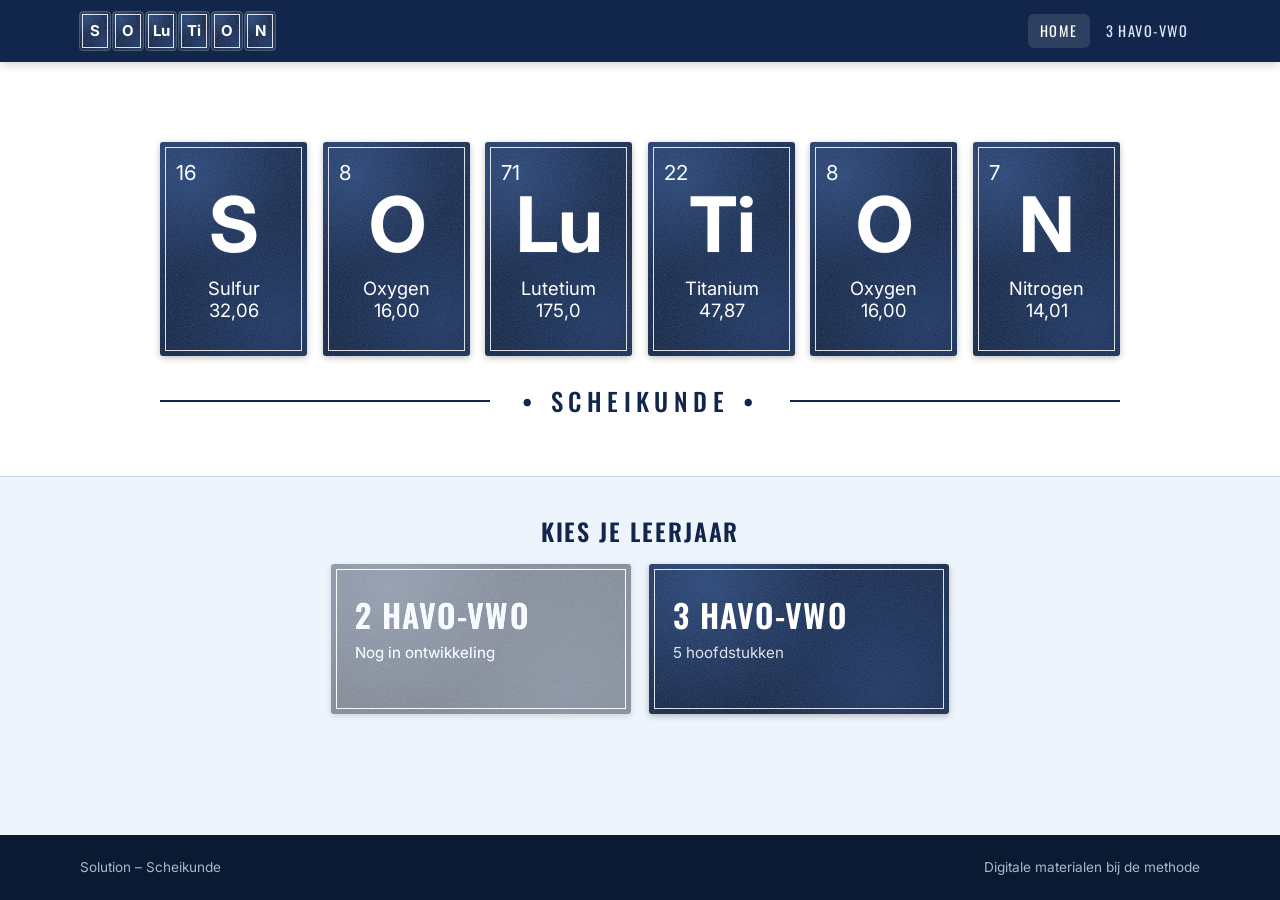
<file: index.html>
<!doctype html>
<html lang="nl">
<head>
  <meta charset="utf-8">
  <meta name="viewport" content="width=device-width, initial-scale=1">
  <title>Solution – Scheikunde</title>
  <meta name="description" content="Digitale materialen bij de scheikundemethode Solution.">
  <link rel="icon" href="assets/img/favicon.svg" type="image/svg+xml">
  <link rel="preconnect" href="https://fonts.googleapis.com">
  <link rel="preconnect" href="https://fonts.gstatic.com" crossorigin>
  <link href="https://fonts.googleapis.com/css2?family=Inter:wght@400;500;600;700&family=Oswald:wght@500;600&display=swap" rel="stylesheet">
  <link rel="stylesheet" href="assets/css/style.css">
</head>
<body data-page="home">
  <div id="header"></div>
  <main id="inhoud"></main>
  <div id="footer"></div>
  <script src="assets/js/data.js"></script>
  <script src="assets/js/app.js"></script>
</body>
</html>
</file>
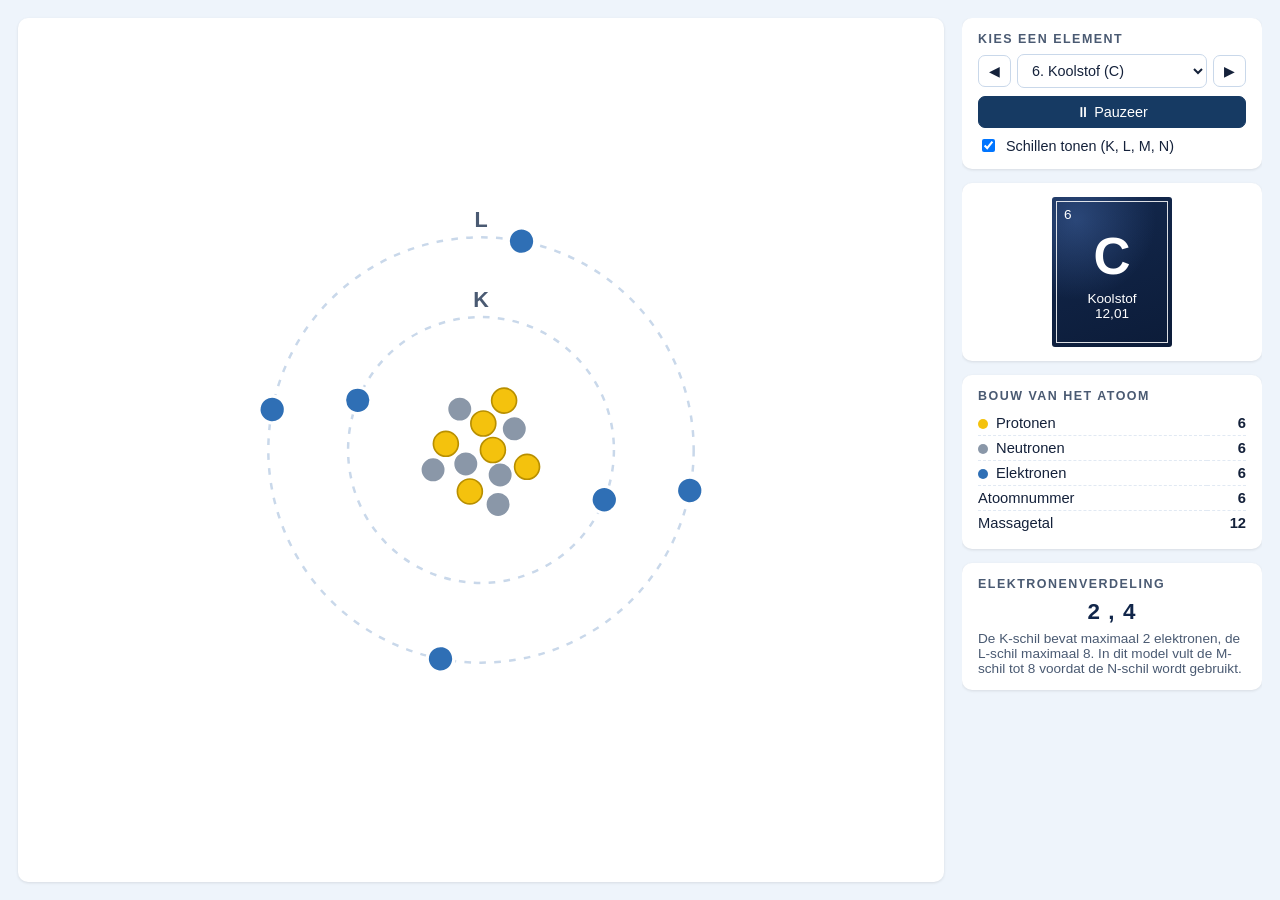
<file: materialen/3hv/h1/atoommodel/index.html>
<!doctype html>
<html lang="nl">
<head>
<meta charset="utf-8">
<meta name="viewport" content="width=device-width, initial-scale=1">
<title>Het atoommodel van Bohr</title>
<style>
  :root { --navy:#11264a; --navy2:#163a63; --licht:#eef4fb; --rand:#c9d8ea;
          --proton:#f4c20d; --neutron:#8a97a8; --elektron:#2f6fb5; }
  * { box-sizing: border-box; }
  body { margin:0; font-family: Inter, "Helvetica Neue", Arial, sans-serif; color:#14213a;
         background: var(--licht); min-height:100vh; }
  .app { display:grid; grid-template-columns: minmax(0,1fr) 300px; gap:18px; padding:18px; height:100vh; }
  .podium { background:#fff; border-radius:10px; box-shadow:0 1px 3px rgba(0,0,0,.1);
            position:relative; min-height:320px; }
  svg { width:100%; height:100%; display:block; }
  .paneel { display:flex; flex-direction:column; gap:14px; overflow:auto; }
  .kaart { background:#fff; border-radius:10px; padding:14px 16px; box-shadow:0 1px 3px rgba(0,0,0,.1); }
  .kaart h2 { margin:0 0 8px; font-size:.78rem; letter-spacing:.12em; text-transform:uppercase; color:#4a5a72; font-weight:600; }
  .tegel { position:relative; width:120px; height:150px; margin:0 auto; color:#fff; border-radius:3px;
           background: radial-gradient(circle at 20% 15%, rgba(80,120,190,.4), transparent 50%), linear-gradient(160deg,#13284d,#0c1c39);
           display:flex; flex-direction:column; align-items:center; justify-content:center; }
  .tegel::after { content:""; position:absolute; inset:4px; border:1.5px solid rgba(255,255,255,.85); }
  .tegel .z { position:absolute; top:10px; left:12px; font-size:.85rem; }
  .tegel .sym { font-size:3.2rem; font-weight:700; line-height:1; margin-top:8px; }
  .tegel .naam { font-size:.85rem; margin-top:8px; }
  .tegel .m { font-size:.85rem; }
  .bediening { display:flex; gap:6px; align-items:center; }
  select, button { font:inherit; font-size:.9rem; padding:7px 10px; border-radius:7px; border:1px solid var(--rand); background:#fff; color:#14213a; }
  select { flex:1; min-width:0; }
  button { cursor:pointer; }
  button.hoofd { background:var(--navy2); color:#fff; border-color:var(--navy2); width:100%; margin-top:8px; }
  table { width:100%; border-collapse:collapse; font-size:.92rem; }
  td { padding:4px 0; border-bottom:1px dashed #e1e9f3; }
  td:last-child { text-align:right; font-weight:600; font-variant-numeric:tabular-nums; }
  tr:last-child td { border-bottom:0; }
  .stip { display:inline-block; width:10px; height:10px; border-radius:50%; margin-right:8px; vertical-align:-1px; }
  .verdeling { font-size:1.4rem; font-weight:700; text-align:center; letter-spacing:.05em; color:var(--navy); }
  .uitleg { font-size:.85rem; color:#4a5a72; margin:6px 0 0; }
  label.optie { display:flex; gap:8px; align-items:center; font-size:.9rem; margin-top:8px; cursor:pointer; }
  @media (max-width: 720px) {
    .app { grid-template-columns:1fr; height:auto; }
    .podium { height:70vw; }
  }
</style>
</head>
<body>
<div class="app">
  <div class="podium"><svg id="atoom" viewBox="-260 -260 520 520" role="img" aria-label="Atoommodel"></svg></div>
  <div class="paneel">
    <div class="kaart">
      <h2>Kies een element</h2>
      <div class="bediening">
        <button id="vorige" aria-label="Vorig element">◀</button>
        <select id="keuze" aria-label="Element"></select>
        <button id="volgende" aria-label="Volgend element">▶</button>
      </div>
      <button class="hoofd" id="pauze">⏸ Pauzeer</button>
      <label class="optie"><input type="checkbox" id="schillen" checked> Schillen tonen (K, L, M, N)</label>
    </div>
    <div class="kaart"><div class="tegel" id="tegel"></div></div>
    <div class="kaart">
      <h2>Bouw van het atoom</h2>
      <table>
        <tr><td><span class="stip" style="background:var(--proton)"></span>Protonen</td><td id="p"></td></tr>
        <tr><td><span class="stip" style="background:var(--neutron)"></span>Neutronen</td><td id="n"></td></tr>
        <tr><td><span class="stip" style="background:var(--elektron)"></span>Elektronen</td><td id="e"></td></tr>
        <tr><td>Atoomnummer</td><td id="zz"></td></tr>
        <tr><td>Massagetal</td><td id="a"></td></tr>
      </table>
    </div>
    <div class="kaart">
      <h2>Elektronenverdeling</h2>
      <div class="verdeling" id="verdeling"></div>
      <p class="uitleg">De K-schil bevat maximaal 2 elektronen, de L-schil maximaal 8. In dit model vult de M-schil tot 8 voordat de N-schil wordt gebruikt.</p>
    </div>
  </div>
</div>
<script>
  // [symbool, naam, neutronen (meest voorkomende isotoop), atoommassa]
  const ELEMENTEN = [
    ["H","Waterstof",0,"1,008"],["He","Helium",2,"4,003"],["Li","Lithium",4,"6,941"],
    ["Be","Beryllium",5,"9,012"],["B","Boor",6,"10,81"],["C","Koolstof",6,"12,01"],
    ["N","Stikstof",7,"14,01"],["O","Zuurstof",8,"16,00"],["F","Fluor",10,"19,00"],
    ["Ne","Neon",10,"20,18"],["Na","Natrium",12,"22,99"],["Mg","Magnesium",12,"24,31"],
    ["Al","Aluminium",14,"26,98"],["Si","Silicium",14,"28,09"],["P","Fosfor",16,"30,97"],
    ["S","Zwavel",16,"32,06"],["Cl","Chloor",18,"35,45"],["Ar","Argon",22,"39,95"],
    ["K","Kalium",20,"39,10"],["Ca","Calcium",20,"40,08"]
  ];
  const SCHIL_NAMEN = ["K","L","M","N"];
  const NS = "http://www.w3.org/2000/svg";
  const svg = document.getElementById("atoom");
  const keuze = document.getElementById("keuze");
  let z = 6, loopt = true, hoek = 0, elektronGroepen = [];

  ELEMENTEN.forEach(([s, naam], i) => keuze.add(new Option(`${i + 1}. ${naam} (${s})`, i + 1)));

  function verdeling(n) {
    const max = [2, 8, 8, 2], uit = [];
    for (const m of max) { if (n <= 0) break; const x = Math.min(m, n); uit.push(x); n -= x; }
    return uit;
  }
  function maak(tag, attrs, ouder) {
    const el = document.createElementNS(NS, tag);
    for (const k in attrs) el.setAttribute(k, attrs[k]);
    (ouder || svg).appendChild(el);
    return el;
  }

  function teken() {
    const [sym, naam, neutronen, massa] = ELEMENTEN[z - 1];
    const schillen = verdeling(z);
    svg.innerHTML = "";
    elektronGroepen = [];
    const toonSchillen = document.getElementById("schillen").checked;

    // schillen + elektronen
    schillen.forEach((aantal, i) => {
      const r = 80 + i * 48;
      maak("circle", { r, fill: "none", stroke: "#c9d8ea", "stroke-width": 1.5, "stroke-dasharray": "4 5" });
      if (toonSchillen) {
        const t = maak("text", { x: 0, y: -r - 6, "text-anchor": "middle", "font-size": 13, fill: "#4a5a72", "font-weight": 600 });
        t.textContent = SCHIL_NAMEN[i];
      }
      const g = maak("g", {});
      for (let k = 0; k < aantal; k++) {
        const a = (k / aantal) * Math.PI * 2;
        maak("circle", { cx: r * Math.cos(a), cy: r * Math.sin(a), r: 8, fill: "#2f6fb5", stroke: "#fff", "stroke-width": 2 }, g);
      }
      elektronGroepen.push({ g, snelheid: 0.9 / (i + 1) });
    });

    // kern: protonen en neutronen in een compacte spiraal
    const deeltjes = [];
    for (let i = 0; i < z; i++) deeltjes.push("p");
    for (let i = 0; i < neutronen; i++) deeltjes.push("n");
    // meng gelijkmatig
    deeltjes.sort((a, b) => 0);
    const gemengd = [];
    let pi = 0, ni = 0;
    for (let i = 0; i < deeltjes.length; i++) {
      const wilP = (pi / z) <= (ni / Math.max(neutronen, 1));
      if ((wilP && pi < z) || ni >= neutronen) { gemengd.push("p"); pi++; } else { gemengd.push("n"); ni++; }
    }
    const kern = maak("g", {});
    const straal = gemengd.length > 30 ? 6.8 : 7.5;
    gemengd.map((soort, i) => {
      const r = straal * 1.35 * Math.sqrt(i + .5);   // zonder overlap, zodat je de deeltjes kunt tellen
      const a = i * 2.39996; // gulden hoek
      return { soort, x: r * Math.cos(a), y: r * Math.sin(a) };
    }).reverse().forEach(({ soort, x, y }) => {
      maak("circle", { cx: x, cy: y, r: straal, fill: soort === "p" ? "#f4c20d" : "#8a97a8", stroke: soort === "p" ? "#b88f00" : "#fff", "stroke-width": soort === "p" ? 1 : 1.2 }, kern);
    });

    // paneel
    document.getElementById("tegel").innerHTML =
      `<span class="z">${z}</span><span class="sym">${sym}</span><span class="naam">${naam}</span><span class="m">${massa}</span>`;
    document.getElementById("p").textContent = z;
    document.getElementById("n").textContent = neutronen;
    document.getElementById("e").textContent = z;
    document.getElementById("zz").textContent = z;
    document.getElementById("a").textContent = z + neutronen;
    document.getElementById("verdeling").textContent = schillen.join(" , ");
    svg.setAttribute("aria-label", `Atoommodel van ${naam}: ${z} protonen, ${neutronen} neutronen, ${z} elektronen`);
    keuze.value = z;
  }

  function animeer() {
    if (loopt) {
      hoek += 0.4;
      elektronGroepen.forEach(({ g, snelheid }) => g.setAttribute("transform", `rotate(${hoek * snelheid})`));
    }
    requestAnimationFrame(animeer);
  }

  keuze.addEventListener("change", () => { z = +keuze.value; teken(); });
  document.getElementById("vorige").onclick = () => { z = z > 1 ? z - 1 : 20; teken(); };
  document.getElementById("volgende").onclick = () => { z = z < 20 ? z + 1 : 1; teken(); };
  document.getElementById("schillen").onchange = teken;
  document.getElementById("pauze").onclick = (e) => {
    loopt = !loopt;
    e.target.textContent = loopt ? "⏸ Pauzeer" : "▶ Afspelen";
  };
  if (matchMedia("(prefers-reduced-motion: reduce)").matches) {
    loopt = false; document.getElementById("pauze").textContent = "▶ Afspelen";
  }
  teken();
  requestAnimationFrame(animeer);
</script>
</body>
</html>
</file>
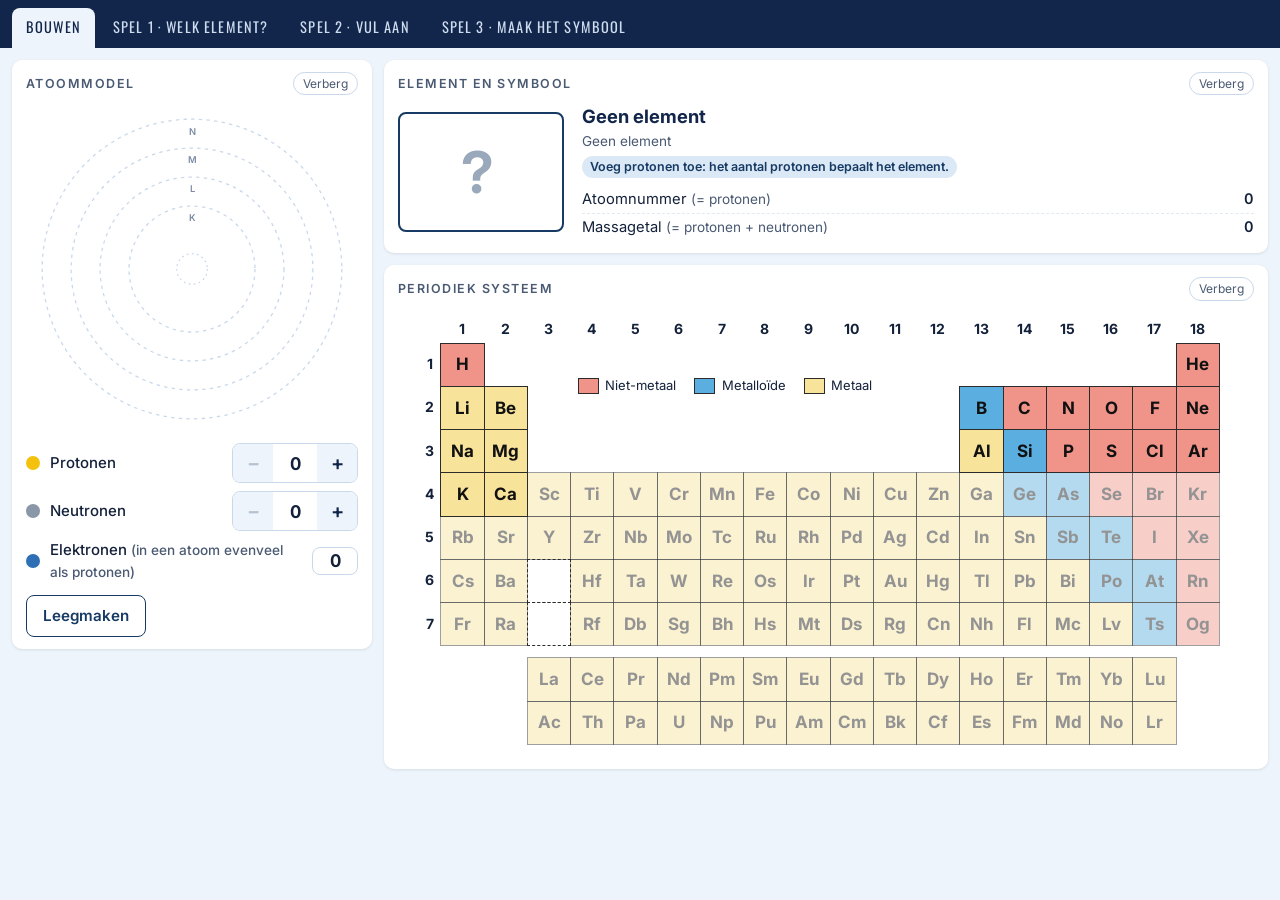
<file: materialen/3hv/h1/bouw-een-atoom/index.html>
<!doctype html>
<html lang="nl">
<head>
<meta charset="utf-8">
<meta name="viewport" content="width=device-width, initial-scale=1">
<title>Bouw een atoom</title>
<link rel="preconnect" href="https://fonts.googleapis.com">
<link rel="preconnect" href="https://fonts.gstatic.com" crossorigin>
<link href="https://fonts.googleapis.com/css2?family=Inter:wght@400;500;600;700&family=Oswald:wght@500;600&display=swap" rel="stylesheet">
<style>
  :root {
    --navy: #11264a; --navy2: #163a63; --navy3: #2c5687;
    --licht: #eef4fb; --licht2: #dbe8f5; --rand: #c9d8ea;
    --tekst: #14213a; --zacht: #4a5a72;
    --proton: #f4c20d; --neutron: #8a97a8; --elektron: #2f6fb5;
    --goed: #1f8a4c; --fout: #c0392b;
    --nietmetaal: #f0948a; --metalloide: #5aaee0; --metaal: #f8e39b;
  }
  * { box-sizing: border-box; }
  html, body { margin: 0; }
  body {
    font-family: Inter, "Helvetica Neue", Arial, sans-serif; color: var(--tekst);
    background: var(--licht); line-height: 1.45; font-size: 15px;
    -webkit-font-smoothing: antialiased;
  }
  button { font: inherit; cursor: pointer; }
  [hidden] { display: none !important; }

  /* ---------- tabbladen ---------- */
  .tabs {
    display: flex; gap: 4px; padding: 8px 12px 0; background: var(--navy);
    overflow-x: auto; scrollbar-width: none;
  }
  .tabs button {
    flex: 0 0 auto; border: 0; background: transparent; color: #cfdcef;
    padding: 9px 14px 10px; border-radius: 8px 8px 0 0;
    font-family: Oswald, "Arial Narrow", sans-serif; letter-spacing: .08em;
    text-transform: uppercase; font-size: .9rem;
  }
  .tabs button:hover { color: #fff; background: rgba(255,255,255,.08); }
  .tabs button[aria-selected="true"] { background: var(--licht); color: var(--navy); }
  #scherm { padding: 12px; }

  /* ---------- kaarten ---------- */
  .kaart { background: #fff; border-radius: 10px; box-shadow: 0 1px 3px rgba(11,26,51,.1); padding: 12px 14px; min-width: 0; }
  .kaart-kop { display: flex; align-items: center; gap: 8px; margin: 0 0 8px; }
  .kaart-kop h2 {
    margin: 0; font-size: .78rem; letter-spacing: .12em; text-transform: uppercase;
    color: var(--zacht); font-weight: 600;
  }
  .kaart-kop .wissel {
    margin-left: auto; border: 1px solid var(--rand); background: #fff; color: var(--zacht);
    font-size: .75rem; padding: 2px 9px; border-radius: 99px;
  }
  .kaart.dicht .inhoud { display: none; }
  .kaart.dicht .kaart-kop { margin: 0; }

  /* ---------- bouwen ---------- */
  .bouw { display: grid; grid-template-columns: minmax(280px, 360px) minmax(0, 1fr); gap: 12px; align-items: start; }
  .bouw .model { grid-row: span 2; }
  .atoom { width: 100%; height: auto; display: block; max-height: 340px; margin: 0 auto; }
  .atoom .schil { fill: none; stroke: #c9d8ea; stroke-width: 1.5; stroke-dasharray: 4 5; }
  .atoom .schil.vol { stroke: #9fb6d3; }
  .atoom .schil-naam { font-size: 11px; fill: #7d8da5; font-weight: 600; font-family: Inter, Arial, sans-serif; }
  .atoom .kern-leeg { fill: none; stroke: #c9d8ea; stroke-width: 1.5; stroke-dasharray: 2 4; }
  .atoom .p { fill: var(--proton); stroke: #b88f00; stroke-width: 1; }
  .atoom .n { fill: var(--neutron); stroke: #fff; stroke-width: 1.2; }
  .atoom .e { fill: var(--elektron); stroke: #fff; stroke-width: 2; }
  .atoom .pop { animation: pop .35s ease-out; transform-box: fill-box; transform-origin: center; }
  @keyframes pop { from { transform: scale(2.2); opacity: .2; } to { transform: scale(1); opacity: 1; } }
  @media (prefers-reduced-motion: reduce) { .atoom .pop { animation: none; } .el { transition: none !important; } }

  .deeltjes { display: grid; gap: 8px; margin-top: 8px; }
  .deeltje { display: flex; align-items: center; gap: 10px; }
  .deeltje .stip { width: 14px; height: 14px; border-radius: 50%; flex: 0 0 auto; }
  .deeltje .naam { flex: 1; font-weight: 500; }
  .stapper { display: inline-flex; align-items: center; border: 1px solid var(--rand); border-radius: 8px; overflow: hidden; }
  .stapper button {
    width: 40px; height: 38px; border: 0; background: var(--licht); color: var(--navy);
    font-size: 1.25rem; font-weight: 600; line-height: 1;
  }
  .stapper button:hover:not(:disabled) { background: var(--licht2); }
  .stapper button:disabled { color: #b5c1d1; cursor: default; }
  .stapper output { min-width: 44px; text-align: center; font-weight: 700; font-size: 1.1rem; font-variant-numeric: tabular-nums; }
  .knoppenrij { display: flex; gap: 8px; margin-top: 12px; flex-wrap: wrap; }
  .knop {
    border: 1px solid var(--navy2); background: var(--navy2); color: #fff;
    padding: 9px 16px; border-radius: 8px; font-weight: 600; font-size: .95rem;
  }
  .knop:hover { filter: brightness(1.12); }
  .knop.licht { background: #fff; color: var(--navy2); }
  .knop.groot { padding: 12px 22px; font-size: 1.05rem; }

  .gegevens .inhoud { display: flex; gap: 18px; align-items: center; flex-wrap: wrap; }
  .gegevens table { border-collapse: collapse; font-size: .92rem; flex: 1 1 220px; }
  .gegevens td { padding: 3px 0; border-bottom: 1px dashed #e1e9f3; }
  .gegevens td:last-child { text-align: right; font-weight: 600; font-variant-numeric: tabular-nums; padding-left: 12px; }
  .gegevens tr:last-child td { border-bottom: 0; }
  .elementnaam { font-weight: 700; font-size: 1.15rem; color: var(--navy); margin-bottom: 2px; }
  .status { font-size: .85rem; color: var(--zacht); }
  .label { display: inline-block; font-size: .78rem; font-weight: 600; padding: 2px 8px; border-radius: 99px; margin: 4px 4px 0 0; }
  .label.ok { background: #e3f4ea; color: var(--goed); }
  .label.let { background: #fdecea; color: var(--fout); }
  .label.info { background: var(--licht2); color: var(--navy2); }

  /* ---------- symboolnotatie ---------- */
  .notatie {
    display: inline-grid; grid-template-columns: auto auto auto; grid-template-rows: auto auto;
    align-items: center; column-gap: 4px; padding: 10px 16px; background: #fff;
    border: 2px solid var(--navy2); border-radius: 8px; min-height: 120px;
    font-variant-numeric: tabular-nums;
  }
  .notatie .a, .notatie .z { grid-column: 1; justify-self: end; font-size: 1.35rem; font-weight: 600; line-height: 1.1; min-width: 1.2em; text-align: right; }
  .notatie .a { grid-row: 1; align-self: end; }
  .notatie .z { grid-row: 2; align-self: start; }
  .notatie .sym { grid-column: 2; grid-row: 1 / span 2; font-size: 3.6rem; font-weight: 700; line-height: 1; color: var(--navy); min-width: 1.1em; text-align: center; }
  .notatie .q { grid-column: 3; grid-row: 1; align-self: end; font-size: 1.35rem; font-weight: 600; line-height: 1.1; min-width: 1.5em; }
  .notatie .sym.onbekend { color: #9aa8bb; }
  .notatie input {
    width: 3.2em; font: inherit; font-size: 1.25rem; font-weight: 600; text-align: center;
    border: 2px solid var(--navy3); border-radius: 6px; padding: 3px 2px; margin: 2px 0;
    background: #f7fbff; color: var(--tekst);
  }
  .notatie input:focus { outline: 3px solid #9cc3f0; outline-offset: 1px; }
  .notatie input.goed { border-color: var(--goed); background: #e9f7ef; }
  .notatie input.fout { border-color: var(--fout); background: #fdecea; }
  .notatie .ingevuld { color: var(--goed); }
  .ladingkeuze {
    display: inline-flex; align-items: center; border: 2px solid var(--navy3); border-radius: 6px;
    background: #f7fbff; margin: 2px 0; overflow: hidden;
  }
  .ladingkeuze button {
    border: 0; background: var(--licht2); color: var(--navy); width: 28px; height: 34px;
    font-size: .8rem; padding: 0;
  }
  .ladingkeuze button:hover:not(:disabled) { background: #c6d9ef; }
  .ladingkeuze button:disabled { color: #b5c1d1; cursor: default; }
  .ladingkeuze output { min-width: 2.1em; text-align: center; font-size: 1.2rem; font-weight: 600; }
  .ladingkeuze.goed { border-color: var(--goed); background: #e9f7ef; }
  .ladingkeuze.fout { border-color: var(--fout); background: #fdecea; }

  /* ---------- periodiek systeem ---------- */
  .pse-wrap { container-type: inline-size; }
  .pse {
    display: grid; width: 95%; margin: 0 auto;
    grid-template-columns: 1.4em repeat(18, minmax(0, 1fr));
    grid-template-rows: auto repeat(7, auto) .8em repeat(2, auto);
    padding: 1.2cqw 1.6cqw 1.6cqw 0;
  }
  .pse .gnr, .pse .pnr {
    font-weight: 700; color: var(--tekst); display: grid; place-items: center;
    font-size: clamp(8px, 1.9cqw, 14px);
  }
  .pse .gnr { padding-bottom: 3px; }
  .pse .el {
    aspect-ratio: 1; border: 1px solid #2b2b2b; margin: 0 -1px -1px 0; padding: 0;
    display: grid; place-items: center; position: relative;
    font-weight: 700; font-size: clamp(8px, 2.35cqw, 17px); color: #111;
    transition: transform .12s ease, box-shadow .12s ease;
  }
  .pse .nietmetaal { background: var(--nietmetaal); }
  .pse .metalloide { background: var(--metalloide); }
  .pse .metaal { background: var(--metaal); }
  .pse .el.buiten { opacity: .45; }
  .pse .leegvak { border: 1px dashed #2b2b2b; margin: 0 -1px -1px 0; }
  .pse .el.markeer {
    z-index: 3; transform: scale(1.14); outline: 3px solid var(--navy);
    box-shadow: 0 4px 12px rgba(0,0,0,.35);
  }
    .pse.klikbaar .el.binnen { cursor: pointer; }
  .pse.klikbaar .el.binnen:hover, .pse.klikbaar .el.binnen:focus-visible { z-index: 3; transform: scale(1.14); box-shadow: 0 3px 10px rgba(0,0,0,.3); outline: 2px solid var(--navy); }
  .pse .el.goed { background: var(--goed); color: #fff; z-index: 3; transform: scale(1.14); outline: 3px solid #0d4d29; }
  .pse .el.fout { background: var(--fout); color: #fff; }
  .pse .legenda {
    grid-column: 5 / span 9; grid-row: 2 / span 2; display: flex; flex-wrap: wrap;
    align-content: center; gap: .4em 1.4em; padding-left: .6em; font-size: clamp(8px, 1.8cqw, 13px);
  }
  .pse .legenda span { display: inline-flex; align-items: center; gap: .5em; }
  .pse .legenda i { width: 1.6em; height: 1.2em; border: 1px solid #2b2b2b; display: inline-block; }

  /* ---------- spellen ---------- */
  .start { max-width: 640px; margin: 18px auto; padding: 24px 26px; }
  .start h2 { margin: 0 0 6px; font-family: Oswald, "Arial Narrow", sans-serif; letter-spacing: .05em; text-transform: uppercase; color: var(--navy); font-weight: 600; font-size: 1.5rem; }
  .start p { margin: 6px 0; color: var(--zacht); }
  .schakelaar { display: flex; align-items: center; gap: 12px; margin: 18px 0 4px; cursor: pointer; font-weight: 600; }
  .schakelaar input { position: absolute; opacity: 0; width: 1px; height: 1px; }
  .schakelaar .baan { width: 46px; height: 26px; border-radius: 99px; background: #b8c4d4; position: relative; transition: background .15s; flex: 0 0 auto; }
  .schakelaar .baan::after { content: ""; position: absolute; top: 3px; left: 3px; width: 20px; height: 20px; border-radius: 50%; background: #fff; transition: left .15s; box-shadow: 0 1px 2px rgba(0,0,0,.3); }
  .schakelaar input:checked + .baan { background: var(--goed); }
  .schakelaar input:checked + .baan::after { left: 23px; }
  .schakelaar input:focus-visible + .baan { outline: 3px solid #9cc3f0; outline-offset: 2px; }
  .start .klein { font-size: .88rem; }

  .spelbalk {
    display: flex; align-items: center; gap: 14px; flex-wrap: wrap;
    background: #fff; border-radius: 10px; padding: 8px 14px; margin-bottom: 12px;
    box-shadow: 0 1px 3px rgba(11,26,51,.1); font-size: .92rem;
  }
  .spelbalk strong { color: var(--navy); }
  .voortgang { display: flex; gap: 5px; }
  .voortgang i { width: 22px; height: 6px; border-radius: 3px; background: var(--licht2); }
  .voortgang i.af { background: var(--navy3); }
  .voortgang i.nu { background: var(--navy); outline: 2px solid #9cc3f0; }
  .spelbalk .stop { margin-left: auto; border: 1px solid var(--rand); background: #fff; color: var(--zacht); border-radius: 8px; padding: 4px 12px; font-size: .85rem; }
  .ionlabel { font-size: .78rem; font-weight: 600; padding: 2px 8px; border-radius: 99px; background: var(--licht2); color: var(--navy2); }

  .spel-grid { display: grid; grid-template-columns: minmax(250px, 330px) minmax(0, 1fr); gap: 12px; align-items: start; }
  .gegeven ul { list-style: none; padding: 0; margin: 0 0 6px; display: grid; gap: 4px; }
  .gegeven li { display: flex; align-items: center; gap: 10px; font-size: 1.02rem; }
  .gegeven li .stip { width: 13px; height: 13px; border-radius: 50%; }
  .gegeven li b { margin-left: auto; font-size: 1.15rem; font-variant-numeric: tabular-nums; }
  .gegeven .legenda-deeltjes { display: flex; gap: 14px; flex-wrap: wrap; justify-content: center; font-size: .85rem; color: var(--zacht); margin-top: 4px; }
  .gegeven .legenda-deeltjes span { display: inline-flex; align-items: center; gap: 6px; }
  .gegeven .legenda-deeltjes i { width: 11px; height: 11px; border-radius: 50%; display: inline-block; }
  .gegeven .tip { font-size: .88rem; color: var(--zacht); margin: 0 0 4px; }
  .opdracht .vraag { font-size: 1.08rem; font-weight: 600; margin: 0 0 12px; color: var(--navy); }
  .opdracht .hint { font-size: .85rem; color: var(--zacht); margin: -6px 0 12px; }
  .invulrij { display: flex; gap: 22px; align-items: center; flex-wrap: wrap; }
  .feedback { margin-top: 14px; padding: 12px 14px; border-radius: 8px; font-size: .95rem; }
  .feedback.goed { background: #e9f7ef; border-left: 5px solid var(--goed); }
  .feedback.fout { background: #fdecea; border-left: 5px solid var(--fout); }
  .feedback.info { background: var(--licht); border-left: 5px solid var(--navy3); }
  .feedback strong { display: block; margin-bottom: 2px; }
  .feedback p { margin: 4px 0 0; }

  .resultaat { max-width: 720px; margin: 18px auto; padding: 24px 26px; text-align: center; }
  .resultaat .score { font-size: 3rem; font-weight: 700; color: var(--navy); line-height: 1.1; margin: 8px 0 2px; }
  .resultaat .sterren { font-size: 1.8rem; letter-spacing: .15em; color: #e0a800; }
  .resultaat ol { list-style: none; padding: 0; margin: 18px 0; display: flex; flex-wrap: wrap; justify-content: center; gap: 10px; }
  .resultaat li { border: 1px solid var(--rand); border-radius: 10px; padding: 8px 12px 6px; min-width: 112px; }
  .notatie.klein { min-height: 0; padding: 4px 10px; border-width: 1px; margin-bottom: 4px; }
  .notatie.klein .a, .notatie.klein .z, .notatie.klein .q { font-size: .95rem; }
  .notatie.klein .sym { font-size: 2.2rem; }
  .resultaat li .pnt { font-size: .85rem; font-weight: 600; }
  .resultaat li .pnt.vol { color: var(--goed); }
  .resultaat li .pnt.half { color: #b77b00; }
  .resultaat li .pnt.nul { color: var(--fout); }
  .resultaat .knoppenrij { justify-content: center; }

  /* ---------- smal scherm ---------- */
  @media (max-width: 760px) {
    #scherm { padding: 8px; }
    .bouw, .spel-grid { grid-template-columns: 1fr; }
    .bouw .model { grid-row: auto; }
    .atoom { max-height: 260px; }
    .tabs button { padding: 8px 10px 9px; font-size: .82rem; }
    .pse-wrap.klik { overflow-x: auto; }
    .pse-wrap.klik .pse { min-width: 430px; }
  }
</style>
</head>
<body>
<nav class="tabs" role="tablist" aria-label="Onderdelen">
  <button role="tab" data-modus="bouw">Bouwen</button>
  <button role="tab" data-modus="1">Spel 1 · Welk element?</button>
  <button role="tab" data-modus="2">Spel 2 · Vul aan</button>
  <button role="tab" data-modus="3">Spel 3 · Maak het symbool</button>
</nav>
<main id="scherm"></main>

<script>
"use strict";

/* ===================== gegevens ===================== */

const SYMBOLEN = ("H He Li Be B C N O F Ne Na Mg Al Si P S Cl Ar K Ca Sc Ti V Cr Mn Fe Co Ni Cu Zn " +
  "Ga Ge As Se Br Kr Rb Sr Y Zr Nb Mo Tc Ru Rh Pd Ag Cd In Sn Sb Te I Xe Cs Ba La Ce Pr Nd Pm Sm " +
  "Eu Gd Tb Dy Ho Er Tm Yb Lu Hf Ta W Re Os Ir Pt Au Hg Tl Pb Bi Po At Rn Fr Ra Ac Th Pa U Np Pu " +
  "Am Cm Bk Cf Es Fm Md No Lr Rf Db Sg Bh Hs Mt Ds Rg Cn Nh Fl Mc Lv Ts Og").split(" ");

const NAMEN = ["Waterstof", "Helium", "Lithium", "Beryllium", "Boor", "Koolstof", "Stikstof",
  "Zuurstof", "Fluor", "Neon", "Natrium", "Magnesium", "Aluminium", "Silicium", "Fosfor",
  "Zwavel", "Chloor", "Argon", "Kalium", "Calcium", "Scandium", "Titanium", "Vanadium", "Chroom",
  "Mangaan", "IJzer", "Kobalt", "Nikkel", "Koper", "Zink", "Gallium", "Germanium", "Arseen", "Seleen",
  "Broom", "Krypton", "Rubidium", "Strontium", "Yttrium", "Zirkonium", "Niobium", "Molybdeen",
  "Technetium", "Ruthenium", "Rhodium", "Palladium", "Zilver", "Cadmium", "Indium", "Tin", "Antimoon",
  "Telluur", "Jodium", "Xenon", "Cesium", "Barium", "Lanthaan", "Cerium", "Praseodymium", "Neodymium",
  "Promethium", "Samarium", "Europium", "Gadolinium", "Terbium", "Dysprosium", "Holmium", "Erbium",
  "Thulium", "Ytterbium", "Lutetium", "Hafnium", "Tantaal", "Wolfraam", "Rhenium", "Osmium", "Iridium",
  "Platina", "Goud", "Kwik", "Thallium", "Lood", "Bismut", "Polonium", "Astaat", "Radon", "Francium",
  "Radium", "Actinium", "Thorium", "Protactinium", "Uraan", "Neptunium", "Plutonium", "Americium",
  "Curium", "Berkelium", "Californium", "Einsteinium", "Fermium", "Mendelevium", "Nobelium",
  "Lawrencium", "Rutherfordium", "Dubnium", "Seaborgium", "Bohrium", "Hassium", "Meitnerium",
  "Darmstadtium", "Roentgenium", "Copernicium", "Nihonium", "Flerovium", "Moscovium", "Livermorium",
  "Tennessine", "Oganesson"];

const MAX_Z = 20;                 // bouwen t/m calcium
const MAX_MODEL = 10;             // spellen met atoommodel t/m neon
const NIET_METAAL = [1, 2, 6, 7, 8, 9, 10, 15, 16, 17, 18, 34, 35, 36, 53, 54, 86, 118];
const METALLOIDE = [5, 14, 32, 33, 51, 52, 84, 85, 117];

/* Aantallen neutronen van de stabiele isotopen (t/m calcium) */
const STABIEL = {
  1: [0, 1], 2: [1, 2], 3: [3, 4], 4: [5], 5: [5, 6], 6: [6, 7], 7: [7, 8], 8: [8, 9, 10],
  9: [10], 10: [10, 11, 12], 11: [12], 12: [12, 13, 14], 13: [14], 14: [14, 15, 16], 15: [16],
  16: [16, 17, 18, 20], 17: [18, 20], 18: [18, 20, 22], 19: [20, 22], 20: [20, 22, 23, 24, 26, 28]
};

/* Massagetal van de meest voorkomende (of meest stabiele) isotoop, vanaf scandium (21) */
const MASSAGETAL = [45, 48, 51, 52, 55, 56, 59, 58, 63, 64, 69, 74, 75, 80, 79, 84, 85, 88, 89, 90,
  93, 98, 98, 102, 103, 106, 107, 114, 115, 120, 121, 130, 127, 132, 133, 138, 139, 140, 141, 142,
  145, 152, 153, 158, 159, 164, 165, 166, 169, 174, 175, 180, 181, 184, 187, 192, 193, 195, 197, 202,
  205, 208, 209, 209, 210, 222, 223, 226, 227, 232, 231, 238, 237, 244, 243, 247, 247, 251, 252, 257,
  258, 259, 266, 267, 268, 269, 270, 269, 278, 281, 282, 285, 286, 289, 290, 293, 294, 294];

/* Ionen die in de spellen gevraagd kunnen worden (realistische ladingen) */
const IONEN = {
  1: [1], 3: [1], 4: [2], 7: [-3], 8: [-2], 9: [-1], 11: [1], 12: [2], 13: [3], 15: [-3], 16: [-2],
  17: [-1], 19: [1], 20: [2], 24: [3], 25: [2], 26: [2, 3], 27: [2], 28: [2], 29: [1, 2], 30: [2],
  34: [-2], 35: [-1], 37: [1], 38: [2], 47: [1], 48: [2], 50: [2, 4], 53: [-1], 55: [1], 56: [2],
  80: [2], 82: [2, 4]
};
const LADING_MIN = -4, LADING_MAX = 4;

const SCHIL_MAX = [2, 8, 8, 2];
const SCHIL_NAAM = ["K", "L", "M", "N"];
const GRENS = { p: MAX_Z, n: 30, e: 20 };

/* ===================== hulpfuncties ===================== */

const $ = (s, el = document) => el.querySelector(s);
const $$ = (s, el = document) => [...el.querySelectorAll(s)];
const kies = (lijst) => lijst[Math.floor(Math.random() * lijst.length)];
const schud = (lijst) => {
  const a = [...lijst];
  for (let i = a.length - 1; i > 0; i--) { const j = Math.floor(Math.random() * (i + 1)); [a[i], a[j]] = [a[j], a[i]]; }
  return a;
};
const neutronen = (z) => z <= MAX_Z ? kies(STABIEL[z]) : MASSAGETAL[z - MAX_Z - 1] - z;
const reeks = (van, tot) => Array.from({ length: tot - van + 1 }, (_, i) => van + i);
const MIN = "−";

const symbool = (z) => (z >= 1 && z <= SYMBOLEN.length ? SYMBOLEN[z - 1] : null);
const naam = (z) => NAMEN[z - 1] || "";
const categorie = (z) => NIET_METAAL.includes(z) ? "nietmetaal" : METALLOIDE.includes(z) ? "metalloide" : "metaal";

/* lading als in de notatie: "", "+", "2+", "−", "3−" */
const ladingNotatie = (q) => q === 0 ? "" : (Math.abs(q) === 1 ? "" : Math.abs(q)) + (q > 0 ? "+" : MIN);
/* lading als getal in tekst: "0", "+2", "−1" */
const ladingGetal = (q) => q === 0 ? "0" : (q > 0 ? "+" : MIN) + Math.abs(q);

function leesGetal(tekst) {
  const s = String(tekst).trim();
  if (s === "") return null;
  return /^\d+$/.test(s) ? parseInt(s, 10) : NaN;
}

function verdeling(e) {
  const uit = [];
  for (const max of SCHIL_MAX) { const x = Math.max(0, Math.min(max, e)); uit.push(x); e -= x; }
  return uit;
}

/* ===================== atoommodel (SVG) ===================== */

function atoomSVG(p, n, e, nieuw) {
  const radii = [74, 108, 142, 176];
  const schillen = verdeling(e);
  let s = `<svg class="atoom" viewBox="-195 -195 390 390" role="img"
    aria-label="Atoommodel met ${p} protonen, ${n} neutronen en ${e} elektronen">`;

  radii.forEach((r, i) => {
    s += `<circle class="schil ${schillen[i] ? "vol" : ""}" r="${r}"/>`;
    s += `<text class="schil-naam" x="0" y="${-r + 18}" text-anchor="middle">${SCHIL_NAAM[i]}</text>`;
  });

  // kern: protonen en neutronen gelijkmatig gemengd, in een zonnebloem-spiraal
  const totaal = p + n;
  if (totaal === 0) {
    s += `<circle class="kern-leeg" r="18"/>`;
  } else {
    const volgorde = [];
    let pi = 0, ni = 0;
    for (let i = 0; i < totaal; i++) {
      const wilP = n === 0 || (pi / Math.max(p, 1)) <= (ni / n);
      if ((wilP && pi < p) || ni >= n) { volgorde.push("p"); pi++; } else { volgorde.push("n"); ni++; }
    }
    const laatste = nieuw === "p" || nieuw === "n" ? volgorde.lastIndexOf(nieuw) : -1;
    const straal = totaal > 36 ? 6.2 : totaal > 22 ? 7.2 : 8.5;
    const deeltjes = volgorde.map((soort, i) => {
      const r = straal * 1.35 * Math.sqrt(i + .5);   // zonder overlap, zodat je de deeltjes kunt tellen
      const a = i * 2.39996;
      return { soort, x: r * Math.cos(a), y: r * Math.sin(a), i };
    }).reverse();
    for (const d of deeltjes) {
      s += `<circle class="${d.soort}${d.i === laatste ? " pop" : ""}" cx="${d.x.toFixed(2)}" cy="${d.y.toFixed(2)}" r="${straal}"/>`;
    }
  }

  // elektronen
  let laatsteSchil = -1;
  schillen.forEach((x, i) => { if (x) laatsteSchil = i; });
  schillen.forEach((aantal, i) => {
    const r = radii[i];
    for (let k = 0; k < aantal; k++) {
      const a = -Math.PI / 2 + (k / aantal) * Math.PI * 2 + (i % 2 ? Math.PI / aantal : 0);
      const pop = nieuw === "e" && i === laatsteSchil && k === aantal - 1 ? " pop" : "";
      s += `<circle class="e${pop}" cx="${(r * Math.cos(a)).toFixed(2)}" cy="${(r * Math.sin(a)).toFixed(2)}" r="8"/>`;
    }
  });
  return s + `</svg>`;
}

/* ===================== symboolnotatie ===================== */
/* velden: { a, z, sym, q } – elk een tekst, of { invoer: "id" } voor een invulvak */
function notatieHTML(v, opties = {}) {
  const vak = (x, cls, label) => {
    if (x && typeof x === "object" && x.lading) {
      return `<span class="${cls}"><span class="ladingkeuze" id="${x.lading}" data-waarde="0" role="group" aria-label="Lading">
        <button type="button" data-stap="-1" aria-label="Lading 1 lager">▼</button><output aria-live="polite">0</output><button type="button" data-stap="1" aria-label="Lading 1 hoger">▲</button>
      </span></span>`;
    }
    if (x && typeof x === "object") {
      return `<span class="${cls}"><input id="${x.invoer}" inputmode="${x.modus || "numeric"}" autocomplete="off" aria-label="${label}" maxlength="3"></span>`;
    }
    return `<span class="${cls}">${x ?? ""}</span>`;
  };
  return `<div class="notatie ${opties.klein ? "klein" : ""}" role="group" aria-label="Symboolnotatie">
    ${vak(v.a, "a", "Massagetal")}
    ${vak(v.z, "z", "Atoomnummer")}
    <span class="sym ${v.sym ? "" : "onbekend"}" id="${opties.symId || ""}">${v.sym || "?"}</span>
    ${vak(v.q, "q", "Lading")}
  </div>`;
}

/* ===================== periodiek systeem ===================== */

function positie(z) {
  if (z === 1) return [1, 1];
  if (z === 2) return [1, 18];
  if (z <= 4) return [2, z - 2];
  if (z <= 10) return [2, z + 8];
  if (z <= 12) return [3, z - 10];
  if (z <= 18) return [3, z];
  if (z <= 36) return [4, z - 18];
  if (z <= 54) return [5, z - 36];
  if (z <= 56) return [6, z - 54];
  if (z <= 71) return ["f1", z - 54];   // La (57) onder groep 3
  if (z <= 86) return [6, z - 68];
  if (z <= 88) return [7, z - 86];
  if (z <= 103) return ["f2", z - 86];  // Ac (89) onder groep 3
  return [7, z - 100];
}

function pseHTML({ markeer = 0, klikbaar = false, beperkt = false } = {}) {
  let s = `<div class="pse-wrap ${klikbaar ? "klik" : ""}"><div class="pse ${klikbaar ? "klikbaar" : ""}" role="group" aria-label="Periodiek systeem">`;
  for (let g = 1; g <= 18; g++) s += `<div class="gnr" style="grid-row:1;grid-column:${g + 1}">${g}</div>`;
  for (let p = 1; p <= 7; p++) s += `<div class="pnr" style="grid-row:${p + 1};grid-column:1">${p}</div>`;
  s += `<div class="legenda">
      <span><i style="background:var(--nietmetaal)"></i>Niet-metaal</span>
      <span><i style="background:var(--metalloide)"></i>Metalloïde</span>
      <span><i style="background:var(--metaal)"></i>Metaal</span>
    </div>`;
  s += `<div class="leegvak" style="grid-row:7;grid-column:4"></div><div class="leegvak" style="grid-row:8;grid-column:4"></div>`;
  for (let z = 1; z <= SYMBOLEN.length; z++) {
    const [rij, kolom] = positie(z);
    const r = rij === "f1" ? 10 : rij === "f2" ? 11 : rij + 1;
    const binnen = !beperkt || z <= MAX_Z;
    const cls = `el ${categorie(z)} ${binnen ? "binnen" : "buiten"} ${z === markeer ? "markeer" : ""}`;
    const stijl = `grid-row:${r};grid-column:${kolom + 1}`;
    if (klikbaar && binnen) {
      s += `<button type="button" class="${cls}" style="${stijl}" data-z="${z}" aria-label="${naam(z)}">${SYMBOLEN[z - 1]}</button>`;
    } else {
      s += `<div class="${cls}" style="${stijl}" title="${naam(z)}">${SYMBOLEN[z - 1]}</div>`;
    }
  }
  return s + `</div></div>`;
}

/* ===================== toestand ===================== */

// Zonder parameter (§1.2): alleen atomen. Het aantal elektronen is dan altijd gelijk aan het
// aantal protonen en ionen komen nergens voor (ionen staan later in de leerlijn).
// Met ?ionen=1 (§2.1 "Bouw een ion"): elektronen los instellen en de ionen-schakelaar staat aan.
const metIonen = new URLSearchParams(location.search).get("ionen") === "1";
if (metIonen) document.title = "Bouw een ion";

const st = {
  modus: "bouw",
  ionen: metIonen,
  bouw: { p: 0, n: 0, e: 0, nieuw: null, dicht: {} },
  spel: null
};

const scherm = $("#scherm");

function zetModus(m) {
  st.modus = m;
  st.spel = null;
  $$(".tabs button").forEach((b) => b.setAttribute("aria-selected", String(b.dataset.modus === m)));
  render();
  window.scrollTo(0, 0);
}
$$(".tabs button").forEach((b) => b.addEventListener("click", () => zetModus(b.dataset.modus)));

function render() {
  if (st.modus === "bouw") return renderBouw();
  const nr = Number(st.modus);
  if (!st.spel) return renderStart(nr);
  if (st.spel.klaar) return renderResultaat();
  return renderVraag();
}

/* ===================== BOUWEN ===================== */

function kaart(id, titel, inhoud, extraCls = "") {
  const dicht = st.bouw.dicht[id];
  return `<section class="kaart ${extraCls} ${dicht ? "dicht" : ""}" data-kaart="${id}">
    <div class="kaart-kop"><h2>${titel}</h2>
      <button class="wissel" type="button" data-wissel="${id}" aria-expanded="${!dicht}">${dicht ? "Toon" : "Verberg"}</button>
    </div>
    <div class="inhoud">${inhoud}</div>
  </section>`;
}

function renderBouw() {
  const { p, n, e, nieuw } = st.bouw;
  const sym = symbool(p);
  const a = p + n;
  const q = p - e;

  const rij = (soort, label, kleur) => (soort === "e" && !metIonen) ? `
    <div class="deeltje">
      <span class="stip" style="background:${kleur}"></span>
      <span class="naam">${label} <span class="status">(in een atoom evenveel als protonen)</span></span>
      <span class="stapper"><output aria-live="polite">${st.bouw.e}</output></span>
    </div>` : `
    <div class="deeltje">
      <span class="stip" style="background:${kleur}"></span>
      <span class="naam">${label}</span>
      <span class="stapper">
        <button type="button" data-min="${soort}" aria-label="${label} eraf" ${st.bouw[soort] <= 0 ? "disabled" : ""}>${MIN}</button>
        <output aria-live="polite">${st.bouw[soort]}</output>
        <button type="button" data-plus="${soort}" aria-label="${label} erbij" ${st.bouw[soort] >= GRENS[soort] ? "disabled" : ""}>+</button>
      </span>
    </div>`;

  let soortTekst, labels = "";
  if (p === 0) {
    soortTekst = "Geen element";
    labels = `<span class="label info">Voeg protonen toe: het aantal protonen bepaalt het element.</span>`;
  } else {
    soortTekst = !metIonen ? "Atoom" : q === 0 ? "Neutraal atoom" : q > 0 ? "Positief ion" : "Negatief ion";
    const stabiel = (STABIEL[p] || []).includes(n);
    labels = stabiel
      ? `<span class="label ok">Stabiele kern</span>`
      : `<span class="label let">Instabiele kern: komt niet stabiel voor in de natuur</span>`;
  }

  const gegevens = `
    <div>
      ${notatieHTML({ a: p ? a : "", z: p || "", sym, q: p ? ladingNotatie(q) : "" })}
    </div>
    <div style="flex:1 1 230px">
      <div class="elementnaam">${p ? naam(p) : "Geen element"}</div>
      <div class="status">${soortTekst}</div>
      <div>${labels}</div>
      <table style="width:100%;margin-top:8px">
        <tr><td>Atoomnummer <span class="status">(= protonen)</span></td><td>${p}</td></tr>
        <tr><td>Massagetal <span class="status">(= protonen + neutronen)</span></td><td>${a}</td></tr>
        ${metIonen ? `<tr><td>Lading <span class="status">(= protonen ${MIN} elektronen)</span></td><td>${ladingGetal(q)}</td></tr>` : ""}
      </table>
    </div>`;

  scherm.innerHTML = `
    <div class="bouw">
      ${kaart("model", "Atoommodel", `
        ${atoomSVG(p, n, e, nieuw)}
        <div class="deeltjes">
          ${rij("p", "Protonen", "var(--proton)")}
          ${rij("n", "Neutronen", "var(--neutron)")}
          ${rij("e", "Elektronen", "var(--elektron)")}
        </div>
        <div class="knoppenrij">
          <button class="knop licht" type="button" id="leeg">Leegmaken</button>
        </div>`, "model")}
      ${kaart("gegevens", "Element en symbool", gegevens, "gegevens")}
      ${kaart("pse", "Periodiek systeem", pseHTML({ markeer: p, beperkt: true }))}
    </div>`;

  st.bouw.nieuw = null;

  $$("[data-plus]", scherm).forEach((b) => b.addEventListener("click", () => wijzig(b.dataset.plus, 1)));
  $$("[data-min]", scherm).forEach((b) => b.addEventListener("click", () => wijzig(b.dataset.min, -1)));
  $("#leeg").addEventListener("click", () => { Object.assign(st.bouw, { p: 0, n: 0, e: 0 }); renderBouw(); });
  $$("[data-wissel]", scherm).forEach((b) => b.addEventListener("click", () => {
    st.bouw.dicht[b.dataset.wissel] = !st.bouw.dicht[b.dataset.wissel];
    renderBouw();
  }));
}

function wijzig(soort, d) {
  const nieuw = st.bouw[soort] + d;
  if (nieuw < 0 || nieuw > GRENS[soort]) return;
  st.bouw[soort] = nieuw;
  if (!metIonen && soort === "p") st.bouw.e = Math.min(nieuw, GRENS.e); // atoom: elektronen = protonen
  st.bouw.nieuw = d > 0 ? soort : null;
  const knop = d > 0 ? `[data-plus="${soort}"]` : `[data-min="${soort}"]`;
  renderBouw();
  const opnieuw = $(knop, scherm);
  if (opnieuw && !opnieuw.disabled) opnieuw.focus();
}

/* ===================== SPELLEN ===================== */

const SPELLEN = {
  1: {
    titel: "Spel 1: Welk element is het?",
    uitleg: "Je krijgt het aantal protonen, neutronen en elektronen, of een atoommodel waarin je ze zelf telt. Klik in het periodiek systeem op het element dat erbij hoort."
  },
  2: {
    titel: "Spel 2: Vul het symbool aan",
    uitleg: "Je krijgt het aantal protonen, neutronen en elektronen (of een atoommodel waarin je ze zelf telt) en een symbool waarin één getal ontbreekt. Vul het ontbrekende getal in."
  },
  3: {
    titel: "Spel 3: Maak het symbool",
    uitleg: "Je krijgt het aantal protonen, neutronen en elektronen, of een atoommodel waarin je ze zelf telt. Vul zelf het hele symbool in: atoomnummer en massagetal" + (metIonen ? " en (bij ionen) de lading." : ".")
  }
};

function renderStart(nr) {
  const spel = SPELLEN[nr];
  scherm.innerHTML = `
    <section class="kaart start">
      <h2>${spel.titel}</h2>
      <p>${spel.uitleg}</p>
      <p>Je krijgt <strong>5 uitdagingen</strong>. Goed in één keer: 2 punten. Goed bij de tweede poging: 1 punt.</p>
      ${metIonen ? `<label class="schakelaar">
        <input type="checkbox" id="ionen" ${st.ionen ? "checked" : ""}>
        <span class="baan" aria-hidden="true"></span>
        <span>Ionen meenemen</span>
      </label>
      <p class="klein" id="ionen-uitleg"></p>` : ""}
      <div class="knoppenrij"><button class="knop groot" type="button" id="start">Start</button></div>
    </section>`;
  const uitleg = () => {
    $("#ionen-uitleg").textContent = st.ionen
      ? "Aan: je krijgt ook ionen, zoals Na⁺, Mg²⁺ en Cl⁻. Het aantal elektronen is dan niet gelijk aan het aantal protonen."
      : "Uit: je krijgt alleen neutrale atomen (evenveel elektronen als protonen).";
  };
  if (metIonen) {
    uitleg();
    $("#ionen").addEventListener("change", (ev) => { st.ionen = ev.target.checked; uitleg(); });
  }
  $("#start").addEventListener("click", () => startSpel(nr));
}

function maakUitdagingen(nr, ionen) {
  // 2 uitdagingen met alleen een atoommodel (t/m neon), 3 met p/n/e in tekst (hele periodiek systeem,
  // ongeveer de helft t/m calcium). Met ionen: 3 van de 5 uitdagingen zijn ionen. Nooit twee keer hetzelfde element.
  const vormen = schud(["model", "model", "tekst", "tekst", "tekst"]);
  const ionPlekken = ionen ? schud([0, 1, 2, 3, 4]).slice(0, 3) : [];
  const gebruikt = new Set();
  const lijst = vormen.map((vorm, i) => {
    const ion = ionPlekken.includes(i);
    const bereik = vorm === "model" ? reeks(1, MAX_MODEL)
      : Math.random() < .5 ? reeks(1, MAX_Z) : reeks(MAX_Z + 1, SYMBOLEN.length);
    const geschikt = (z) => !gebruikt.has(z) && (!ion || IONEN[z]);
    let pool = bereik.filter(geschikt);
    if (!pool.length) pool = (vorm === "model" ? reeks(1, MAX_MODEL) : reeks(1, SYMBOLEN.length)).filter(geschikt);
    const z = kies(pool);
    gebruikt.add(z);
    const n = neutronen(z);
    const q = ion ? kies(IONEN[z]) : 0;
    return { z, n, q, e: z - q, a: z + n, ion, vorm };
  });
  if (nr === 2) {
    // soorten vragen verdelen: zonder ionen massagetal/atoomnummer, met ionen bij de ionen vooral lading
    const basis = schud(["massagetal", "atoomnummer", "massagetal", "atoomnummer", kies(["massagetal", "atoomnummer"])]);
    let ladingVragen = 0;
    lijst.forEach((u, i) => {
      if (u.ion && (ladingVragen < 2 || Math.random() < .4)) { u.variant = "lading"; ladingVragen++; }
      else u.variant = basis[i];
    });
  }
  return lijst;
}

function startSpel(nr) {
  st.spel = { nr, ionen: st.ionen, uitdagingen: maakUitdagingen(nr, st.ionen), i: 0, poging: 0, punten: [], klaar: false, opgelost: false };
  render();
}

function spelbalk() {
  const s = st.spel;
  const totaal = s.punten.reduce((x, y) => x + y, 0);
  return `<div class="spelbalk">
    <strong>${SPELLEN[s.nr].titel.split(":")[0]}</strong>
    <span>Uitdaging ${s.i + 1} van ${s.uitdagingen.length}</span>
    <span class="voortgang" aria-hidden="true">${s.uitdagingen.map((_, k) =>
      `<i class="${k < s.i ? "af" : k === s.i ? "nu" : ""}"></i>`).join("")}</span>
    <span>Score: <strong>${totaal}</strong></span>
    ${s.ionen ? `<span class="ionlabel">Met ionen</span>` : ""}
    <button type="button" class="stop" id="stop">Stoppen</button>
  </div>`;
}

function gegevenHTML(u) {
  if (u.vorm === "model") {
    return `<section class="kaart gegeven">
      <div class="kaart-kop"><h2>Gegeven: atoommodel</h2></div>
      <p class="tip">Tel de protonen, neutronen en elektronen in het model.</p>
      ${atoomSVG(u.z, u.n, u.e)}
      <div class="legenda-deeltjes">
        <span><i style="background:var(--proton)"></i>proton</span>
        <span><i style="background:var(--neutron)"></i>neutron</span>
        <span><i style="background:var(--elektron)"></i>elektron</span>
      </div>
    </section>`;
  }
  return `<section class="kaart gegeven">
    <div class="kaart-kop"><h2>Gegeven</h2></div>
    <ul>
      <li><span class="stip" style="background:var(--proton)"></span>Protonen <b>${u.z}</b></li>
      <li><span class="stip" style="background:var(--neutron)"></span>Neutronen <b>${u.n}</b></li>
      <li><span class="stip" style="background:var(--elektron)"></span>Elektronen <b>${u.e}</b></li>
    </ul>
  </section>`;
}

/* uitleg bij het juiste antwoord */
const UITLEG = {
  atoomnummer: (u) => `Atoomnummer = aantal protonen = <b>${u.z}</b>.`,
  massagetal: (u) => `Massagetal = protonen + neutronen = ${u.z} + ${u.n} = <b>${u.a}</b>.`,
  lading: (u) => `Lading = protonen ${MIN} elektronen = ${u.z} ${MIN} ${u.e} = <b>${ladingGetal(u.q)}</b>` +
    (u.q === 0 ? " (neutraal)." : `, in het symbool geschreven als <b>${ladingNotatie(u.q)}</b>.`),
  element: (u) => `Het aantal protonen bepaalt het element: atoomnummer ${u.z} is <b>${naam(u.z)} (${symbool(u.z)})</b>.` +
    (u.q !== 0 ? " Het aantal elektronen bepaalt alleen de lading, niet het element." : "")
};

/* Hints bij een fout antwoord: WAAROM het fout is (op basis van wat de leerling invulde)
   en een TIP hoe je verder kunt. Geeft { waarom, tip }. */
const tel = (u, wat) => u.vorm === "model" ? ` Tel in het atoommodel ${wat}.` : "";
const HINT = {
  element(u, z) {
    let waarom;
    if (z === u.e && u.e !== u.z) waarom = `${naam(z)} heeft atoomnummer ${z}: dat is het aantal <b>elektronen</b>. Het element hangt af van het aantal <b>protonen</b>, niet van de elektronen.`;
    else if (z === u.n && u.n !== u.z) waarom = `${naam(z)} heeft atoomnummer ${z}: dat is het aantal <b>neutronen</b>. Het element hangt af van het aantal <b>protonen</b>.`;
    else if (z === u.a) waarom = `${naam(z)} heeft atoomnummer ${z}: dat is het <b>massagetal</b> (protonen + neutronen). Het element hangt alleen af van het aantal <b>protonen</b>.`;
    else waarom = `${naam(z)} heeft atoomnummer ${z}, dus ${z} protonen. Dit deeltje heeft <b>${z < u.z ? "meer" : "minder"}</b> protonen.`;
    const tip = `Het atoomnummer is gelijk aan het aantal protonen.${tel(u, "de gele bolletjes (protonen) in de kern")} In het periodiek systeem staan de elementen op volgorde van atoomnummer: H = 1, He = 2, Li = 3, enzovoort.`;
    return { waarom, tip };
  },
  atoomnummer(u, w) {
    let waarom;
    if (w === u.n && u.n !== u.z) waarom = "Je hebt het aantal <b>neutronen</b> ingevuld.";
    else if (w === u.e && u.e !== u.z) waarom = "Je hebt het aantal <b>elektronen</b> ingevuld. Bij een ion is dat niet gelijk aan het aantal protonen.";
    else if (w === u.a) waarom = "Je hebt het <b>massagetal</b> ingevuld (protonen + neutronen).";
    else waarom = `${w} is niet gelijk aan het aantal protonen: het is te ${w < u.z ? "klein" : "groot"}.`;
    return { waarom, tip: `Het atoomnummer is het aantal <b>protonen</b>.${tel(u, "de gele bolletjes in de kern")}` };
  },
  massagetal(u, w) {
    let waarom;
    if (w === u.z && u.n !== 0) waarom = "Je hebt alleen de <b>protonen</b> geteld; de neutronen ontbreken.";
    else if (w === u.n && u.z !== 0) waarom = "Je hebt alleen de <b>neutronen</b> geteld; de protonen ontbreken.";
    else if (w === u.z + u.n + u.e && u.e !== 0) waarom = "Je hebt de <b>elektronen</b> ook meegeteld. Elektronen zijn zo licht dat ze niet meetellen voor het massagetal.";
    else if (w === u.z + u.e && u.e !== u.n) waarom = "Je hebt protonen en <b>elektronen</b> opgeteld. In plaats van de elektronen moet je de neutronen optellen.";
    else waarom = `${w} is te ${w < u.a ? "klein" : "groot"}.`;
    return { waarom, tip: `Massagetal = aantal protonen + aantal neutronen (alle deeltjes in de kern).${tel(u, "de gele én de grijze bolletjes in de kern")}` };
  },
  lading(u, w) {
    let waarom;
    if (u.q !== 0 && w === -u.q) waarom = "Het getal klopt, maar het <b>teken</b> (+ of −) is omgedraaid.";
    else if (u.q === 0) waarom = "Dit deeltje heeft <b>evenveel</b> protonen als elektronen.";
    else if (w === 0) waarom = "Dit deeltje heeft <b>niet</b> evenveel protonen als elektronen, dus het heeft een lading.";
    else waarom = `De lading ${w > u.q ? "is te hoog" : "is te laag"}.`;
    return { waarom, tip: `Lading = protonen ${MIN} elektronen. Elk proton telt als +1, elk elektron als ${MIN}1. Meer protonen dan elektronen: positief (+). Meer elektronen dan protonen: negatief (${MIN}).${tel(u, "de protonen (geel) en de elektronen (blauw)")}` };
  }
};
const VELDNAAM = { atoomnummer: "Atoomnummer", massagetal: "Massagetal", lading: "Lading" };

function renderVraag() {
  const s = st.spel;
  const u = s.uitdagingen[s.i];
  let opdracht = "";

  if (s.nr === 1) {
    opdracht = `
      <p class="vraag">Welk ${u.q !== 0 || s.ionen ? "element" : "atoom"} is dit? Klik op het juiste element in het periodiek systeem.</p>
      ${pseHTML({ klikbaar: true })}`;
  } else if (s.nr === 2) {
    const v = { a: u.a, z: u.z, sym: symbool(u.z), q: s.ionen ? ladingNotatie(u.q) : "" };
    let vraag, hint = "";
    if (u.variant === "massagetal") { v.a = { invoer: "in-a" }; vraag = "Vul het massagetal in."; }
    if (u.variant === "atoomnummer") {
      v.z = { invoer: "in-z" }; v.sym = null;
      vraag = "Vul het atoomnummer in."; hint = "Het symbool verschijnt als je antwoord goed is.";
    }
    if (u.variant === "lading") {
      v.q = { lading: "in-q" };
      vraag = "Vul de lading in."; hint = "Kies de lading met ▲ (hoger) en ▼ (lager).";
    }
    opdracht = `
      <p class="vraag">${vraag}</p>${hint ? `<p class="hint">${hint}</p>` : ""}
      <div class="invulrij">
        ${notatieHTML(v, { symId: "sym" })}
        <button class="knop groot" type="button" id="controleer">Controleer</button>
      </div>`;
  } else {
    const v = { a: { invoer: "in-a" }, z: { invoer: "in-z" }, sym: null, q: s.ionen ? { lading: "in-q" } : "" };
    opdracht = `
      <p class="vraag">Vul het atoomnummer, het massagetal${s.ionen ? " en de lading" : ""} in.</p>
      <p class="hint">Het symbool verschijnt zodra je een atoomnummer invult.${s.ionen ? " Kies de lading met ▲ en ▼; bij een neutraal atoom laat je de lading op 0 staan." : ""}</p>
      <div class="invulrij">
        ${notatieHTML(v, { symId: "sym" })}
        <button class="knop groot" type="button" id="controleer">Controleer</button>
      </div>`;
  }

  scherm.innerHTML = `
    ${spelbalk()}
    <div class="spel-grid">
      ${gegevenHTML(u)}
      <section class="kaart opdracht">
        <div class="kaart-kop"><h2>Opdracht</h2></div>
        ${opdracht}
        <div id="feedback" aria-live="polite"></div>
      </section>
    </div>`;

  $("#stop").addEventListener("click", () => { st.spel = null; render(); });

  if (s.nr === 1) {
    $$(".pse [data-z]", scherm).forEach((b) => b.addEventListener("click", () => antwoordElement(Number(b.dataset.z), b)));
  } else {
    $("#controleer").addEventListener("click", controleer);
    $$(".notatie input", scherm).forEach((inp) => inp.addEventListener("keydown", (ev) => { if (ev.key === "Enter") controleer(); }));
    const inZ = $("#in-z");
    if (s.nr === 3 && inZ) {
      inZ.addEventListener("input", () => {
        const z = leesGetal(inZ.value);
        const sym = $("#sym");
        const ok = z >= 1 && z <= SYMBOLEN.length;
        sym.textContent = ok ? symbool(z) : "?";
        sym.classList.toggle("onbekend", !ok);
      });
    }
    $$(".ladingkeuze", scherm).forEach((vak) => {
      const zet = (q) => {
        vak.dataset.waarde = q;
        $("output", vak).textContent = q === 0 ? "0" : ladingNotatie(q);
        $('[data-stap="-1"]', vak).disabled = q <= LADING_MIN;
        $('[data-stap="1"]', vak).disabled = q >= LADING_MAX;
        vak.classList.remove("goed", "fout");
      };
      vak.zet = zet;
      $$("button", vak).forEach((b) => b.addEventListener("click", () => zet(Number(vak.dataset.waarde) + Number(b.dataset.stap))));
    });
    const eerste = $(".notatie input", scherm) || $(".ladingkeuze button", scherm);
    if (eerste) eerste.focus({ preventScroll: true });
  }
}

function toonFeedback(soort, kop, tekst, metKnop) {
  const s = st.spel;
  const laatste = s.i === s.uitdagingen.length - 1;
  $("#feedback").innerHTML = `
    <div class="feedback ${soort}">
      <strong>${kop}</strong>
      ${tekst ? `<p>${tekst}</p>` : ""}
      ${metKnop ? `<div class="knoppenrij"><button class="knop" type="button" id="volgende">${laatste ? "Bekijk je score" : "Volgende uitdaging →"}</button></div>` : ""}
    </div>`;
  if (metKnop) {
    const k = $("#volgende");
    k.addEventListener("click", volgende);
    k.focus({ preventScroll: true });
    k.scrollIntoView({ block: "nearest", behavior: "smooth" });
  }
}

function afronden(punten) {
  const s = st.spel;
  s.opgelost = true;
  s.punten.push(punten);
  $(".spelbalk").outerHTML = spelbalk();
  $("#stop").addEventListener("click", () => { st.spel = null; render(); });
}

function volgende() {
  const s = st.spel;
  if (s.i >= s.uitdagingen.length - 1) { s.klaar = true; }
  else { s.i++; s.poging = 0; s.opgelost = false; }
  render();
  window.scrollTo(0, 0);
}

/* --- spel 1 --- */
function antwoordElement(z, knop) {
  const s = st.spel;
  if (s.opgelost) return;
  const u = s.uitdagingen[s.i];
  s.poging++;
  $$(".pse .el.fout", scherm).forEach((x) => x.classList.remove("fout"));
  if (z === u.z) {
    knop.classList.add("goed");
    afronden(s.poging === 1 ? 2 : 1);
    toonFeedback("goed", s.poging === 1 ? "Goed zo! +2 punten" : "Goed! +1 punt", UITLEG.element(u), true);
    vergrendelPSE();
  } else if (s.poging === 1) {
    knop.classList.add("fout");
    const h = HINT.element(u, z);
    toonFeedback("fout", `Nog niet goed: dat is ${naam(z)} (${symbool(z)}).`,
      `${h.waarom}<br><b>Hint:</b> ${h.tip}<br>Probeer het nog een keer.`, false);
  } else {
    knop.classList.add("fout");
    $(`.pse [data-z="${u.z}"]`, scherm).classList.add("goed");
    afronden(0);
    toonFeedback("fout", `Helaas, dat is ${naam(z)} (${symbool(z)}). Het juiste antwoord is ${naam(u.z)}.`,
      `${HINT.element(u, z).waarom}<br>${UITLEG.element(u)}`, true);
    vergrendelPSE();
  }
}
function vergrendelPSE() {
  $$(".pse [data-z]", scherm).forEach((b) => { b.disabled = true; b.style.cursor = "default"; });
  $(".pse", scherm).classList.remove("klikbaar");
}

/* --- spel 2 en 3 --- */
function controleer() {
  const s = st.spel;
  if (s.opgelost) return;
  const u = s.uitdagingen[s.i];
  const velden = [];   // { id, soort, juist }
  const leeg = [], ongeldig = [];

  const lees = (id, soort) => {
    const inp = $("#" + id);
    if (!inp) return;
    const waarde = soort === "lading" ? Number(inp.dataset.waarde) : leesGetal(inp.value);
    if (waarde === null) { leeg.push(inp); return; }
    if (Number.isNaN(waarde)) { ongeldig.push({ inp, soort }); return; }
    const juist = soort === "atoomnummer" ? u.z : soort === "massagetal" ? u.a : u.q;
    velden.push({ inp, soort, waarde, goed: waarde === juist });
  };
  lees("in-z", "atoomnummer");
  lees("in-a", "massagetal");
  lees("in-q", "lading");

  if (leeg.length) {
    leeg[0].focus();
    return toonFeedback("info", "Vul eerst alle vakjes in.", "", false);
  }
  if (ongeldig.length) {
    ongeldig[0].inp.focus();
    return toonFeedback("info", "Dit antwoord kan ik niet lezen.", "Vul een geheel getal in.", false);
  }

  s.poging++;
  const fout = velden.filter((v) => !v.goed);
  velden.forEach((v) => { v.inp.classList.toggle("goed", v.goed); v.inp.classList.toggle("fout", !v.goed); });

  if (!fout.length) {
    velden.forEach((v) => vergrendel(v.inp));
    onthulSymbool(u);
    afronden(s.poging === 1 ? 2 : 1);
    const uitleg = velden.map((v) => UITLEG[v.soort](u)).join("<br>");
    return toonFeedback("goed", s.poging === 1 ? "Goed zo! +2 punten" : "Goed! +1 punt", uitleg, true);
  }

  if (s.poging === 1) {
    const regels = fout.map((v) => {
      const h = HINT[v.soort](u, v.waarde);
      return `<b>${VELDNAAM[v.soort]}:</b> ${h.waarom}<br><b>Hint:</b> ${h.tip}`;
    });
    const goedTekst = velden.length > fout.length
      ? "<br>" + velden.filter((v) => v.goed).map((v) => `${VELDNAAM[v.soort]} is goed.`).join(" ") : "";
    if (fout[0].inp.select) { fout[0].inp.focus(); fout[0].inp.select(); }
    return toonFeedback("fout", "Nog niet helemaal goed.", regels.join("<br><br>") + goedTekst + "<br><br>Probeer het nog een keer.", false);
  }

  // tweede poging fout: juiste antwoord tonen
  velden.forEach((v) => {
    if (!v.goed) {
      if (v.soort === "lading") { v.inp.zet(u.q); v.inp.classList.add("fout"); }
      else v.inp.value = v.soort === "atoomnummer" ? u.z : u.a;
    }
    vergrendel(v.inp);
  });
  onthulSymbool(u);
  afronden(0);
  const uitleg = fout.map((v) => `<b>${VELDNAAM[v.soort]}:</b> ${HINT[v.soort](u, v.waarde).waarom} ${UITLEG[v.soort](u)}`).join("<br><br>");
  toonFeedback("fout", "Helaas, het goede antwoord staat nu in het symbool.", uitleg, true);
}

function vergrendel(el) {
  if (el.classList.contains("ladingkeuze")) $$("button", el).forEach((b) => { b.disabled = true; });
  else el.readOnly = true;
}

function onthulSymbool(u) {
  const sym = $("#sym");
  if (sym && sym.classList.contains("onbekend")) { sym.textContent = symbool(u.z); sym.classList.remove("onbekend"); sym.classList.add("ingevuld"); }
}

/* --- resultaat --- */
function renderResultaat() {
  const s = st.spel;
  const totaal = s.punten.reduce((x, y) => x + y, 0);
  const max = s.uitdagingen.length * 2;
  const sterren = totaal >= 9 ? 3 : totaal >= 6 ? 2 : totaal >= 3 ? 1 : 0;
  const woord = totaal === max ? "Perfect!" : totaal >= 7 ? "Heel goed!" : totaal >= 5 ? "Goed bezig!" : "Blijf oefenen!";
  scherm.innerHTML = `
    <section class="kaart resultaat">
      <div class="kaart-kop" style="justify-content:center"><h2>${SPELLEN[s.nr].titel}${s.ionen ? " · met ionen" : ""}</h2></div>
      <div class="sterren" aria-label="${sterren} van 3 sterren">${"★".repeat(sterren)}${"☆".repeat(3 - sterren)}</div>
      <div class="score">${totaal} / ${max}</div>
      <div>${woord}</div>
      <ol>
        ${s.uitdagingen.map((u, k) => {
          const p = s.punten[k];
          return `<li>
            ${notatieHTML({ a: u.a, z: u.z, sym: symbool(u.z), q: ladingNotatie(u.q) }, { klein: true })}
            <div>${naam(u.z)}</div>
            <div class="pnt ${p === 2 ? "vol" : p === 1 ? "half" : "nul"}">${p === 2 ? "✓ 2 punten" : p === 1 ? "✓ 1 punt" : "✗ 0 punten"}</div>
          </li>`;
        }).join("")}
      </ol>
      <div class="knoppenrij">
        <button class="knop groot" type="button" id="opnieuw">Opnieuw spelen</button>
        <button class="knop groot licht" type="button" id="instellingen">Andere instellingen</button>
      </div>
    </section>`;
  $("#opnieuw").addEventListener("click", () => startSpel(s.nr));
  $("#instellingen").addEventListener("click", () => { st.spel = null; render(); });
}

/* ===================== start ===================== */
// Met ?spel=1, 2 of 3 in de URL opent meteen dat spel (zo staat het als oefening in het overzicht).
const spelUitUrl = new URLSearchParams(location.search).get("spel");
zetModus(["1", "2", "3"].includes(spelUitUrl) ? spelUitUrl : "bouw");
</script>
</body>
</html>
</file>
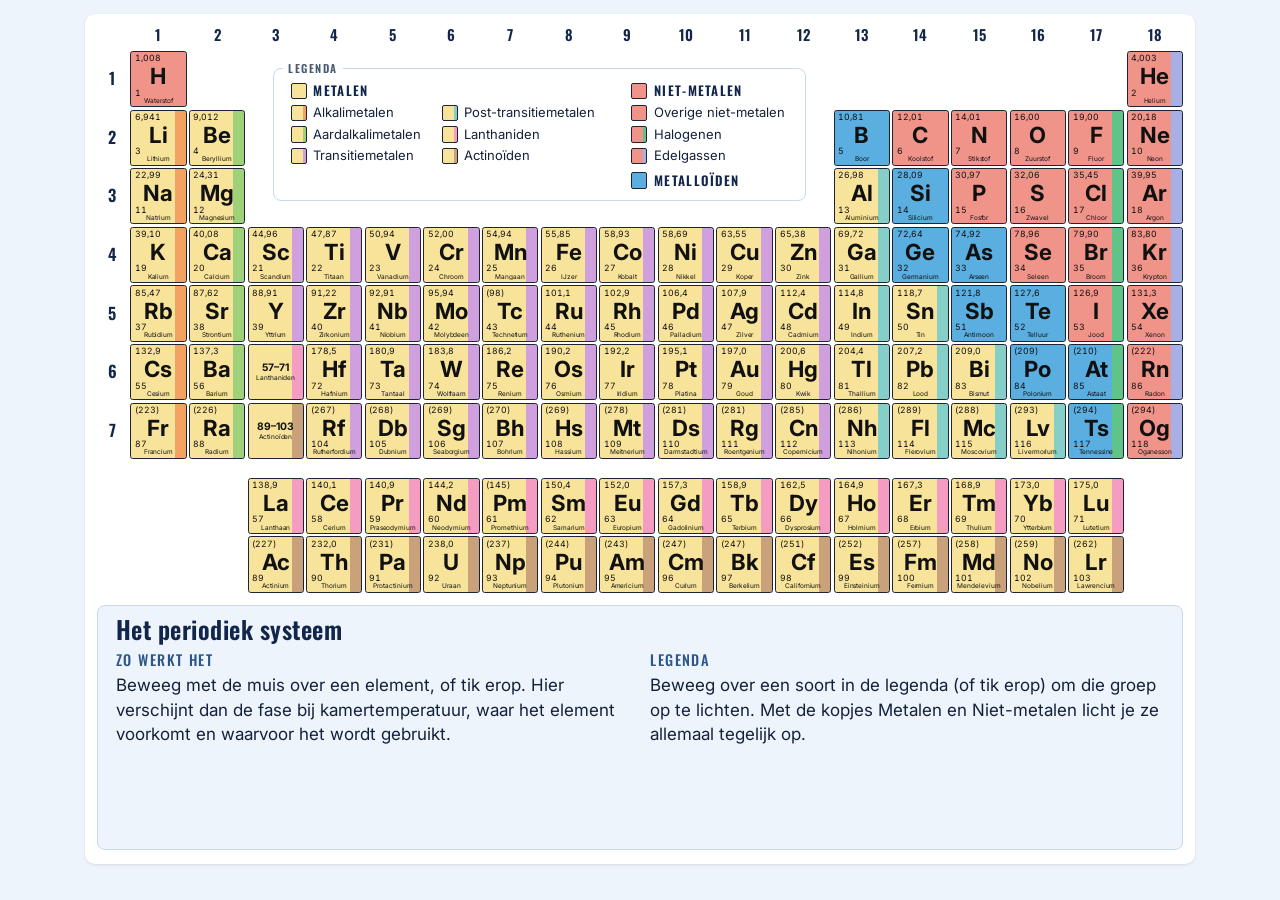
<file: materialen/3hv/h1/periodiek-systeem/index.html>
<!doctype html>
<html lang="nl">
<head>
<meta charset="utf-8">
<meta name="viewport" content="width=device-width, initial-scale=1">
<title>Interactief periodiek systeem</title>
<link rel="preconnect" href="https://fonts.googleapis.com">
<link rel="preconnect" href="https://fonts.gstatic.com" crossorigin>
<link href="https://fonts.googleapis.com/css2?family=Inter:wght@400;500;600;700&family=Oswald:wght@500;600&display=swap" rel="stylesheet">
<style>
  :root {
    --navy: #11264a; --navy2: #163a63; --navy3: #2c5687;
    --licht: #eef4fb; --licht2: #dbe8f5; --rand: #c9d8ea;
    --tekst: #14213a; --zacht: #4a5a72;
    /* hoofdsoorten (zoals in het boek) */
    --metaal: #f8e39b; --nietmetaal: #f0948a; --metalloide: #5aaee0;
    /* groepen */
    --alkali: #f4a261; --aardalkali: #9fd07a; --transitie: #cfa0dd; --posttransitie: #86cfc8;
    --lanthanide: #f59cc3; --actinide: #c9a27c; --halogeen: #5fc488; --edelgas: #a6b0e6;
    --kop: "Oswald", "Arial Narrow", Arial, sans-serif;
  }
  * { box-sizing: border-box; }
  html, body { margin: 0; }
  body {
    font-family: Inter, "Helvetica Neue", Arial, sans-serif; color: var(--tekst);
    background: var(--licht); line-height: 1.45; font-size: 15px;
    -webkit-font-smoothing: antialiased; padding: 14px;
  }
  button { font: inherit; cursor: pointer; color: inherit; }

  /* ---------- periodiek systeem ---------- */
  /* De breedte hangt af van de hoogte van het venster, zodat periodiek systeem
     en uitlegblok samen in beeld passen (niet smaller dan 990 px). */
  .ps { container: ps / inline-size; background: #fff; border-radius: 10px;
        box-shadow: 0 1px 3px rgba(0,0,0,.1); padding: 10px 12px 14px;
        max-width: max(990px, calc((100vh - 300px) * 1.85)); margin: 0 auto; }
  .rooster {
    display: grid; grid-template-columns: .55fr repeat(18, minmax(0, 1fr));
    gap: .22cqw;
  }
  .gnr, .pnr { font-family: var(--kop); font-weight: 600; color: var(--navy); text-align: center; }
  .gnr { font-size: 1.35cqw; align-self: end; padding-bottom: .3cqw; }
  .pnr { font-size: 1.5cqw; display: flex; align-items: center; justify-content: center; }
  .tussen { grid-column: 1 / -1; height: 1.3cqw; }

  .el {
    position: relative; aspect-ratio: 1; min-width: 0; margin: 0;
    border: 1px solid #1d2433; border-radius: .25cqw; padding: .2cqw .32cqw .15cqw;
    background: var(--bg); color: #111; text-align: left; line-height: 1.05;
    display: grid; grid-template-rows: auto 1fr auto auto; overflow: hidden;
    transition: transform .12s, box-shadow .12s, opacity .2s;
  }
  .el .m, .el .z { font-size: .8cqw; font-variant-numeric: tabular-nums; }
  .el .s { font-size: 2.05cqw; font-weight: 700; text-align: center; align-self: center; }
  .el .n { font-size: .6cqw; text-align: center; white-space: nowrap; overflow: hidden; letter-spacing: -.01em; }
  .el:hover, .el:focus-visible { transform: scale(1.12); z-index: 2; box-shadow: 0 3px 10px rgba(0,0,0,.3); outline: none; }
  .el.actief { z-index: 3; outline: 3px solid var(--navy); outline-offset: 1px; }
  .el.gat { display: flex; flex-direction: column; align-items: center; justify-content: center; text-align: center; gap: .2cqw; }
  .el.gat .s { font-size: .95cqw; }
  .el.gat .n { font-size: .6cqw; }
  .rooster.filter .el:not(.aan) { opacity: .18; }

  /* ---------- informatieblok (onder het periodiek systeem, overlapt niets) ---------- */
  .info { grid-column: 1 / -1; grid-row: 12; margin-top: 10px; }
  .info-binnen {
    background: var(--licht); border: 1px solid var(--rand); border-radius: 8px;
    padding: 10px 18px 11px; font-size: clamp(15px, 1.6cqw, 17px); line-height: 1.45; min-height: 14.4em;
  }
  .info-kop { display: flex; align-items: center; gap: .8em; margin-bottom: .4em; flex-wrap: wrap; }
  .mini { width: 3.1em; height: 3.1em; flex: 0 0 auto; border: 1px solid #1d2433; border-radius: 3px; background: var(--bg);
          display: flex; flex-direction: column; align-items: center; justify-content: center; line-height: 1; color: #111; }
  .mini b { font-size: 1.4em; }
  .mini small { font-size: .75em; margin-top: .15em; }
  .info h2 { margin: 0; font-family: var(--kop); font-weight: 600; font-size: 1.45em; color: var(--navy); letter-spacing: .02em; line-height: 1.1; }
  .labels { display: flex; flex-wrap: wrap; gap: .3em; margin-top: .2em; }
  .label { font-size: .85em; padding: .12em .55em; border-radius: 99px; background: #fff; border: 1px solid var(--rand); white-space: nowrap; }
  .label .stip { display: inline-block; width: .75em; height: .75em; border-radius: 2px; margin-right: .35em; vertical-align: -.05em; border: 1px solid rgba(0,0,0,.4); background: var(--bg); }
  .fase { margin-left: auto; display: flex; align-items: center; gap: .45em; background: var(--navy2); color: #fff;
          border-radius: 8px; padding: .3em .7em; font-size: .9em; }
  .fase svg { width: 1.5em; height: 1.5em; flex: 0 0 auto; }
  .fase b { display: block; font-family: var(--kop); font-weight: 500; letter-spacing: .06em; text-transform: uppercase; font-size: 1.05em; }
  .fase span { display: block; font-size: .82em; opacity: .85; }
  .kolommen { display: grid; grid-template-columns: 1fr 1fr; gap: .4em 1.2em; }
  .kolommen h3 { margin: 0 0 .15em; font-family: var(--kop); font-weight: 500; font-size: .85em; letter-spacing: .1em;
                 text-transform: uppercase; color: var(--navy3); }
  .kolommen p { margin: 0; }
  .opm { margin: .35em 0 0; font-size: .9em; color: var(--zacht); }

  @container ps (max-width: 960px) {
    .info-binnen { min-height: 0; padding: 12px 14px; }
  }
  @container ps (max-width: 900px) {
    .el .n, .el.gat .n { display: none; }
    .el .s { font-size: 2.3cqw; }
    .el .m, .el .z { font-size: .95cqw; }
  }
  @container ps (max-width: 560px) {
    .el { display: flex; align-items: center; justify-content: center; padding: 0; border-radius: 2px; }
    .el .m, .el .z { display: none; }
    .el .s { font-size: 2.75cqw; }
    .el.gat .s { font-size: 1.6cqw; }
    .gnr { font-size: 2.1cqw; }
    .pnr { font-size: 2.4cqw; }
  }
  @media (max-width: 560px) {
    body { padding: 8px; }
    .ps { padding: 8px 6px 10px; }
    .kolommen { grid-template-columns: 1fr; }
    .fase { margin-left: 0; }
  }

  /* ---------- legenda ---------- */
  /* in het lege vak bovenin, net als de legenda in het boek */
  .legenda-vak { grid-column: 4 / 14; grid-row: 2 / 5; display: flex; align-items: center; justify-content: center;
                 padding-bottom: .6cqw; }
  .legenda {
    position: relative; border: 1px solid var(--rand); border-radius: 8px; padding: .9em 1em .55em;
    display: grid; grid-template-columns: auto auto; grid-template-areas: "m n" "m x";
    gap: .35em 2em; font-size: 1.2cqw; line-height: 1.2;
  }
  .kader-titel { position: absolute; top: 0; left: .8em; transform: translateY(-50%); background: #fff; padding: 0 .45em;
                 font-family: var(--kop); font-weight: 600; letter-spacing: .14em; text-transform: uppercase;
                 font-size: .85em; color: var(--zacht); }
  .legenda-groep[data-vak="m"] { grid-area: m; }
  .legenda-groep[data-vak="n"] { grid-area: n; }
  .legenda-groep[data-vak="x"] { grid-area: x; }
  .legenda-groep .items { display: grid; gap: .1em .8em; }
  .legenda-groep[data-vak="m"] .items { grid-template-columns: auto auto; grid-auto-flow: column; grid-template-rows: repeat(3, auto); }
  .leg, .leg-titel { display: inline-flex; align-items: center; gap: .5em; padding: .15em .5em .15em .25em; border-radius: 6px;
         border: 0; background: transparent; text-align: left; white-space: nowrap; }
  .leg-titel { font-family: var(--kop); font-weight: 600; letter-spacing: .1em; text-transform: uppercase; color: var(--navy); margin-bottom: .1em; }
  .leg-titel.stil { cursor: default; }
  .leg:hover, .leg:focus-visible, .leg-titel:not(.stil):hover, .leg-titel:focus-visible { background: var(--licht2); outline: none; }
  .leg.vast, .leg-titel.vast { background: var(--navy2); color: #fff; }
  .vlak { width: 1.25em; height: 1.25em; border: 1px solid #1d2433; border-radius: 2px; background: var(--bg); flex: 0 0 auto; }
  @container ps (max-width: 960px) {
    .legenda-vak { grid-column: 1 / -1; grid-row: 13; margin-top: 22px; padding: 0; justify-content: flex-start; }
    .legenda { font-size: 14px; width: 100%; grid-template-columns: auto auto; justify-content: start;
               grid-template-areas: "m m" "n x"; }
  }
  @container ps (max-width: 560px) {
    .legenda { grid-template-columns: 1fr; grid-template-areas: "m" "n" "x"; }
  }
  @container ps (max-width: 400px) {
    .legenda-groep[data-vak="m"] .items { grid-template-columns: 1fr; grid-auto-flow: row; grid-template-rows: none; }
  }

  @media (prefers-reduced-motion: reduce) {
    .el { transition: none; }
    .el:hover, .el:focus-visible { transform: none; }
  }
</style>
</head>
<body>
<div class="ps">
  <div class="rooster" id="rooster">
    <div class="legenda-vak"><div class="legenda" id="legenda" role="group" aria-labelledby="kader-titel"><div class="kader-titel" id="kader-titel">Legenda</div></div></div>
    <div class="info" id="info" aria-live="polite"><div class="info-binnen" id="info-binnen"></div></div>
  </div>
</div>

<script>
/* ---------- soorten elementen ----------
   basis = de kleur uit het boek (metaal, niet-metaal, metalloïde);
   eigen = de kleur van de groep (andere helft van het vakje). */
const SOORTEN = {
  alkali:        { naam: "Alkalimetalen",         enkel: "Alkalimetaal",         basis: "metaal",     eigen: "alkali" },
  aardalkali:    { naam: "Aardalkalimetalen",     enkel: "Aardalkalimetaal",     basis: "metaal",     eigen: "aardalkali" },
  transitie:     { naam: "Transitiemetalen",      enkel: "Transitiemetaal",      basis: "metaal",     eigen: "transitie" },
  posttransitie: { naam: "Post-transitiemetalen", enkel: "Post-transitiemetaal", basis: "metaal",     eigen: "posttransitie" },
  lanthanide:    { naam: "Lanthaniden",           enkel: "Lanthanide",           basis: "metaal",     eigen: "lanthanide" },
  actinide:      { naam: "Actinoïden",            enkel: "Actinoïde",            basis: "metaal",     eigen: "actinide" },
  nietmetaal:    { naam: "Overige niet-metalen",  enkel: "Niet-metaal",          basis: "nietmetaal", eigen: null },
  halogeen:      { naam: "Halogenen",             enkel: "Halogeen",             basis: "nietmetaal", eigen: "halogeen" },
  /* astaat en tennessine: halogeen, maar in het boek een metalloïde (niet apart in de legenda) */
  halogeenmetalloide: { naam: "Halogenen",        enkel: "Halogeen",             basis: "metalloide", eigen: "halogeen" },
  edelgas:       { naam: "Edelgassen",            enkel: "Edelgas",              basis: "nietmetaal", eigen: "edelgas" },
  metalloide:    { naam: "Metalloïden",           enkel: "Metalloïde",           basis: "metalloide", eigen: null }
};
const BASIS_NAAM = { metaal: "Metaal", nietmetaal: "Niet-metaal", metalloide: "Metalloïde" };

function soortVan(z) {
  if ([3, 11, 19, 37, 55, 87].includes(z)) return "alkali";
  if ([4, 12, 20, 38, 56, 88].includes(z)) return "aardalkali";
  if (z >= 57 && z <= 71) return "lanthanide";
  if (z >= 89 && z <= 103) return "actinide";
  if ([85, 117].includes(z)) return "halogeenmetalloide";
  if ([5, 14, 32, 33, 51, 52, 84].includes(z)) return "metalloide";
  if ([9, 17, 35, 53].includes(z)) return "halogeen";
  if ([2, 10, 18, 36, 54, 86, 118].includes(z)) return "edelgas";
  if ([1, 6, 7, 8, 15, 16, 34].includes(z)) return "nietmetaal";
  if ([13, 31, 49, 50, 81, 82, 83, 113, 114, 115, 116].includes(z)) return "posttransitie";
  return "transitie";
}
function achtergrond(soort) {
  const s = SOORTEN[soort];
  if (!s.eigen) return `var(--${s.basis})`;
  return `linear-gradient(90deg, var(--${s.basis}) 80%, var(--${s.eigen}) 80%)`; // 4/5 basiskleur, 1/5 groepskleur rechts
}

/* ---------- gegevens per element ----------
   [symbool, naam, atoommassa (zoals in de Binas), fase bij 20 °C, voorkomen/winning, toepassing, opmerking bij de fase]
   fase: "vast", "vloeibaar", "gas" of "onbekend". */
const KUNSTMATIG = "Dit element komt niet in de natuur voor. Er zijn maar een paar atomen van gemaakt, in een deeltjesversneller.";
const GEEN = "Er zijn geen toepassingen, want de atomen zijn radioactief en vallen heel snel uit elkaar. Het element wordt alleen voor onderzoek gemaakt.";
const ONBEKEND = "Er zijn nooit genoeg atomen tegelijk gemaakt om dat te weten.";
const zwaar = naar => [KUNSTMATIG + " Het is genoemd naar " + naar + ".", GEEN, ONBEKEND];

const E = [
  ["H","Waterstof","1,008","gas","Komt op aarde bijna niet als los element voor, maar zit gebonden in water en aardgas. Waterstof wordt vooral gemaakt uit aardgas, of door water met elektriciteit te ontleden. In het heelal is het het meest voorkomende element: sterren bestaan er grotendeels uit.","Waterstof is een grondstof voor kunstmest (via ammoniak). Het wordt ook gebruikt als brandstof voor waterstofauto's en -bussen."],
  ["He","Helium","4,003","gas","Helium ontstaat diep in de aarde bij radioactief verval en hoopt zich op in aardgasvelden. Daar wordt het uit het aardgas gewonnen. In de lucht zit bijna geen helium.","Helium is lichter dan lucht en brandt niet, en is daarom geschikt om ballonnen en luchtschepen mee te vullen. Vloeibaar helium koelt de magneten in MRI-scanners."],
  ["Li","Lithium","6,941","vast","Lithium komt niet puur voor, omdat het snel reageert met water en lucht. Het zit in gesteenten en in zoutmeren, bijvoorbeeld in Chili en Argentinië.","Lithium wordt vooral gebruikt in oplaadbare batterijen (lithium-ionaccu's), zoals die in telefoons, laptops en elektrische auto's."],
  ["Be","Beryllium","9,012","vast","Beryllium komt niet puur voor, maar zit in het mineraal beril. Smaragd is een groene vorm van beril.","Beryllium is een licht en stijf metaal en wordt gebruikt voor onderdelen van satellieten en ruimtetelescopen. Het stof ervan is wel giftig."],
  ["B","Boor","10,81","vast","Boor komt niet puur voor, maar zit in boraatmineralen zoals borax. Die vind je in uitgedroogde zoutmeren, bijvoorbeeld in Turkije en de VS.","Boor zit in hittebestendig glas (borosilicaatglas), zoals ovenschalen en het glaswerk in het lab."],
  ["C","Koolstof","12,01","vast","Koolstof komt puur voor als diamant en als grafiet. Verder zit het in steenkool, aardolie, aardgas en koolstofdioxide, en in alle levende wezens.","Grafiet zit in potloden, en diamant in sieraden en boren. IJzer met een klein beetje koolstof erin is staal."],
  ["N","Stikstof","14,01","gas","Stikstof komt puur voor: lucht bestaat voor 78% uit stikstof. Het wordt gewonnen door lucht af te koelen tot die vloeibaar is en de stoffen daarna te scheiden.","Stikstof is een grondstof voor kunstmest (via ammoniak). Met vloeibare stikstof (−196 °C) kun je dingen heel snel bevriezen. Zakken chips worden ermee gevuld, zodat de chips langer goed blijven."],
  ["O","Zuurstof","16,00","gas","Zuurstof komt puur voor: lucht bestaat voor 21% uit zuurstof, dat door planten wordt gemaakt (fotosynthese). Het wordt gewonnen uit vloeibare lucht. Zuurstof zit ook in water en in de meeste gesteenten.","In ziekenhuizen krijgen patiënten soms extra zuurstof. Zuurstof wordt ook gebruikt bij het maken van staal en bij lassen."],
  ["F","Fluor","19,00","gas","Fluor komt nooit puur voor, omdat het het meest reactieve element is. Het zit onder andere in het mineraal vloeispaat (fluoriet).","Fluoride zit in tandpasta en helpt tegen gaatjes. Ook teflon, de antiaanbaklaag in pannen, bevat fluor."],
  ["Ne","Neon","20,18","gas","Neon komt puur voor in de lucht, maar er zit maar heel weinig van in. Het wordt gewonnen uit vloeibare lucht.","Neon wordt gebruikt in neonreclame: het geeft rood-oranje licht als er stroom door het gas gaat."],
  ["Na","Natrium","22,99","vast","Natrium komt niet puur voor, omdat het heftig reageert met water. Het zit in keukenzout (natriumchloride), in zeewater en in zoutlagen in de bodem. Natrium wordt gemaakt met elektrolyse van gesmolten zout.","Natrium zit in natriumlampen, de oranje straatverlichting. Natriumverbindingen zoals keukenzout, soda en bakpoeder gebruik je in huis."],
  ["Mg","Magnesium","24,31","vast","Magnesium komt niet puur voor, maar zit opgelost in zeewater en in gesteenten zoals dolomiet.","Magnesium wordt gebruikt in lichte legeringen voor fietsen, auto-onderdelen en laptops. Het brandt met fel wit licht, en zit daarom in vuurwerk en sterretjes."],
  ["Al","Aluminium","26,98","vast","Aluminium komt niet puur voor, maar het is wel het meest voorkomende metaal in de aardkorst. Het wordt met elektrolyse gewonnen uit het erts bauxiet, en dat kost veel elektriciteit.","Aluminium is licht en roest niet. Daarom worden er blikjes, aluminiumfolie, vliegtuigen, fietsen en raamkozijnen van gemaakt."],
  ["Si","Silicium","28,09","vast","Silicium komt niet puur voor, maar zit in zand (siliciumdioxide) en in bijna alle gesteenten. Na zuurstof is het het meest voorkomende element in de aardkorst.","Silicium is de grondstof voor computerchips en zonnepanelen. Van zand (siliciumdioxide) wordt glas gemaakt."],
  ["P","Fosfor","30,97","vast","Fosfor komt niet puur voor. Het zit in fosfaaterts, dat vooral in Marokko en China wordt gewonnen, en ook in je botten, tanden en DNA.","Fosfaat is een belangrijk onderdeel van kunstmest. Rode fosfor zit in het strijkvlak van een luciferdoosje."],
  ["S","Zwavel","32,06","vast","Zwavel komt puur voor bij vulkanen. Het zit ook in aardolie en aardgas; daar wordt het uitgehaald, zodat er bij verbranden minder zure regen ontstaat.","Zwavel is de grondstof voor zwavelzuur, de stof die de chemische industrie het meest maakt. Het wordt ook gebruikt om het rubber van autobanden sterk te maken."],
  ["Cl","Chloor","35,45","gas","Chloor komt niet puur voor, maar zit in keukenzout (natriumchloride) in zeewater. Het wordt gemaakt met elektrolyse van zout water.","Met chloor worden zwemwater en drinkwater gedesinfecteerd. Het is ook een grondstof voor de kunststof pvc, waar bijvoorbeeld buizen van worden gemaakt."],
  ["Ar","Argon","39,95","gas","Argon komt puur voor in de lucht, die voor bijna 1% uit argon bestaat. Het wordt gewonnen uit vloeibare lucht.","Argon wordt gebruikt als beschermgas bij lassen. Het zit ook als vulgas tussen de ruiten van dubbel glas en in gloeilampen."],
  ["K","Kalium","39,10","vast","Kalium komt niet puur voor, omdat het heftig reageert met water. Het zit in kaliumzouten in de bodem, bijvoorbeeld in Canada en Rusland, en in planten.","Kaliumzouten worden gebruikt in kunstmest. Je lichaam heeft kalium nodig voor je zenuwen en spieren; er zit veel van in bananen."],
  ["Ca","Calcium","40,08","vast","Calcium komt niet puur voor. Het zit in kalksteen, krijt, marmer en gips, en ook in schelpen, botten en tanden.","Calciumverbindingen zitten in cement, kalk en schoolbordkrijt. Uit je voeding heb je calcium nodig voor sterke botten."],
  ["Sc","Scandium","44,96","vast","Scandium komt niet puur voor. Het zit in kleine beetjes verspreid over veel mineralen en is daardoor moeilijk te winnen.","Met scandium maak je lichte en sterke aluminiumlegeringen, bijvoorbeeld voor fietsframes. Het zit ook in de felle lampen van stadions."],
  ["Ti","Titaan","47,87","vast","Titaan komt niet puur voor, maar zit in de mineralen rutiel en ilmeniet (titaanoxiden).","Titaan is sterk, licht en roest niet, en wordt daarom gebruikt voor kunstheupen, vliegtuigen en brillenmonturen. Titaandioxide is de witte kleurstof in verf en zonnebrand."],
  ["V","Vanadium","50,94","vast","Vanadium komt niet puur voor. Het wordt gewonnen uit ertsen, vooral in China, Rusland en Zuid-Afrika.","Vanadium maakt staal sterker. Dat zie je bij gereedschap: op steeksleutels staat vaak chroom-vanadium."],
  ["Cr","Chroom","52,00","vast","Chroom komt niet puur voor. Het wordt gewonnen uit het erts chromiet.","Chroom zit in roestvrij staal (rvs). Kranen en fietsonderdelen krijgen vaak een glanzend laagje chroom."],
  ["Mn","Mangaan","54,94","vast","Mangaan komt niet puur voor, maar zit in ertsen zoals bruinsteen (mangaandioxide).","Mangaan maakt staal harder en sterker. Mangaandioxide zit in gewone batterijen."],
  ["Fe","IJzer","55,85","vast","IJzer komt bijna niet puur voor, alleen in meteorieten. Het wordt in een hoogoven gewonnen uit ijzererts, zoals bij Tata Steel in IJmuiden.","Van staal worden gebouwen, bruggen, auto's en schepen gemaakt. IJzer is het meest gebruikte metaal ter wereld."],
  ["Co","Kobalt","58,93","vast","Kobalt komt niet puur voor. Het zit samen met koper en nikkel in ertsen, vooral in Congo.","Kobalt wordt gebruikt in lithium-ionaccu's. Kobaltblauw geeft een blauwe kleur aan glas, verf en aardewerk."],
  ["Ni","Nikkel","58,69","vast","Nikkel komt niet puur voor, behalve in meteorieten. Het wordt gewonnen uit ertsen, bijvoorbeeld in Indonesië en Canada.","Nikkel zit in roestvrij staal en in accu's. Ook de munten van 1 en 2 euro bevatten nikkel."],
  ["Cu","Koper","63,55","vast","Koper komt soms puur voor, als klompjes in gesteente. Meestal wordt het gewonnen uit kopererts, bijvoorbeeld in Chili en Peru.","Koper geleidt stroom en warmte heel goed. Daarom worden er elektriciteitsdraden en waterleidingen van gemaakt."],
  ["Zn","Zink","65,38","vast","Zink komt niet puur voor. Het wordt gewonnen uit het erts zinkblende.","Een laagje zink beschermt staal tegen roest; dat heet verzinken (dakgoten, vangrails). Messing is koper met zink erin."],
  ["Ga","Gallium","69,72","vast","Gallium komt niet puur voor. Het wordt gewonnen als bijproduct bij het maken van aluminium en zink.","Gallium wordt gebruikt in leds en chips (galliumnitride en galliumarsenide), bijvoorbeeld in snelladers.","Smelt al bij 30 °C: in je hand wordt het vloeibaar."],
  ["Ge","Germanium","72,64","vast","Germanium komt niet puur voor. Het wordt gewonnen als bijproduct bij het maken van zink en uit de as van steenkool.","Germanium wordt gebruikt in glasvezelkabels voor internet en in de lenzen van warmtecamera's."],
  ["As","Arseen","74,92","vast","Arseen komt soms puur voor, maar meestal zit het in ertsen samen met koper, lood en goud. Het wordt als bijproduct gewonnen.","Arseen is zeer giftig en was vroeger bekend als gif. Nu zit het in chips (galliumarsenide) en in sommige soorten glas."],
  ["Se","Seleen","78,96","vast","Seleen komt niet puur voor. Het wordt gewonnen als bijproduct bij het maken van koper.","Seleen kleurt glas rood, of maakt groenig glas juist kleurloos. Je lichaam heeft een heel klein beetje seleen nodig."],
  ["Br","Broom","79,90","vloeibaar","Broom komt niet puur voor. Het zit als bromide in zeewater en in zoutmeren, zoals de Dode Zee.","Broom wordt gebruikt in brandvertragers in kunststof, bijvoorbeeld in elektronica. Ook bubbelbaden worden ermee gedesinfecteerd.","Eén van de twee elementen die vloeibaar zijn bij kamertemperatuur (de andere is kwik)."],
  ["Kr","Krypton","83,80","gas","Krypton komt puur voor in de lucht, maar er zit heel weinig van in. Het wordt gewonnen uit vloeibare lucht.","Krypton wordt gebruikt als vulgas in dubbel glas, omdat het goed isoleert, en in sommige lampen en flitsers."],
  ["Rb","Rubidium","85,47","vast","Rubidium komt niet puur voor. Het zit in kleine hoeveelheden in mineralen en wordt gewonnen als bijproduct van lithium.","Rubidium heeft weinig toepassingen. Het wordt vooral gebruikt in atoomklokken en bij wetenschappelijk onderzoek."],
  ["Sr","Strontium","87,62","vast","Strontium komt niet puur voor, maar zit in de mineralen celestien en strontianiet.","Strontiumzouten geven de felrode kleur in vuurwerk en noodfakkels."],
  ["Y","Yttrium","88,91","vast","Yttrium komt niet puur voor. Het zit samen met de lanthaniden in dezelfde mineralen en is genoemd naar het Zweedse dorp Ytterby.","Yttrium zit in leds en lasers (YAG-laser), die bijvoorbeeld bij ooglaseren en bij de tandarts worden gebruikt."],
  ["Zr","Zirkonium","91,22","vast","Zirkonium komt niet puur voor, maar zit in het mineraal zirkoon, dat je in zand vindt.","In kerncentrales zit de splijtstof in buizen van zirkonium. Zirkonia wordt gebruikt als nepdiamant en voor witte tandkronen."],
  ["Nb","Niobium","92,91","vast","Niobium komt niet puur voor. Het wordt gewonnen uit het erts pyrochloor, vooral in Brazilië.","Niobium maakt staal sterk, bijvoorbeeld voor pijpleidingen. Het zit ook in de supergeleidende magneten van MRI-scanners."],
  ["Mo","Molybdeen","95,94","vast","Molybdeen komt niet puur voor. Het wordt gewonnen uit het erts molybdeniet.","Molybdeen maakt staal heel sterk en hittebestendig, bijvoorbeeld voor boren en motoronderdelen."],
  ["Tc","Technetium","(98)","vast","Technetium komt in de natuur bijna niet voor, omdat het radioactief is en vervalt. Het wordt gemaakt in kernreactoren; de grondstof komt onder andere uit Petten.","Ziekenhuizen gebruiken technetium als 'verklikker' om botten en organen in beeld te brengen."],
  ["Ru","Ruthenium","101,1","vast","Ruthenium komt in kleine beetjes puur voor in platinaerts. Het wordt gewonnen als bijproduct van platina en nikkel.","Ruthenium wordt gebruikt voor slijtvaste elektrische contacten en in harde schijven, en ook als katalysator."],
  ["Rh","Rhodium","102,9","vast","Rhodium is zeer zeldzaam. Het komt puur voor samen met platina en wordt als bijproduct gewonnen, vooral in Zuid-Afrika.","Rhodium zit in de katalysator in de uitlaat van auto's, die schadelijke gassen onschadelijk maakt."],
  ["Pd","Palladium","106,4","vast","Palladium komt soms puur voor, samen met platina. Het wordt gewonnen als bijproduct van platina en nikkel, vooral in Rusland en Zuid-Afrika.","Palladium zit in de katalysator in de uitlaat van auto's. Het wordt ook gebruikt in witgoud voor sieraden."],
  ["Ag","Zilver","107,9","vast","Zilver komt soms puur voor, maar meestal wordt het gewonnen uit ertsen van lood, zink en koper, bijvoorbeeld in Mexico en Peru.","Van zilver worden sieraden en bestek gemaakt. Zilver geleidt stroom het best van alle metalen en zit daarom in elektronica en zonnepanelen."],
  ["Cd","Cadmium","112,4","vast","Cadmium komt niet puur voor. Het wordt gewonnen als bijproduct bij het maken van zink.","Cadmium zat vroeger in oplaadbare batterijen en gele verf. Omdat het giftig is, wordt het nu nog maar weinig gebruikt."],
  ["In","Indium","114,8","vast","Indium komt niet puur voor. Het wordt gewonnen als bijproduct bij het maken van zink.","Indiumtinoxide is een doorzichtige laag die stroom geleidt. Die laag zit in touchscreens en beeldschermen."],
  ["Sn","Tin","118,7","vast","Tin komt niet puur voor. Het wordt gewonnen uit het erts tinsteen (cassiteriet).","Met soldeer van tin worden onderdelen van elektronica verbonden. Blik is staal met een laagje tin, en brons is koper met tin."],
  ["Sb","Antimoon","121,8","vast","Antimoon komt soms puur voor, maar meestal zit het in het erts stibniet, dat vooral in China wordt gewonnen.","Antimoon zit in brandvertragers in kunststof en textiel. Het maakt lood harder, bijvoorbeeld in accu's."],
  ["Te","Telluur","127,6","vast","Telluur is zeer zeldzaam. Het wordt gewonnen als bijproduct bij het maken van koper.","Telluur wordt gebruikt in dunne zonnepanelen van cadmiumtelluride."],
  ["I","Jood","126,9","vast","Jood komt niet puur voor. Het zit in zeewater en zeewier, en in zoutlagen in Chili.","Met jodiumtinctuur kun je wondjes ontsmetten. In brood en zout zit jodium, omdat je schildklier dat nodig heeft."],
  ["Xe","Xenon","131,3","gas","Xenon komt puur voor in de lucht, maar er zit heel weinig van in. Het wordt gewonnen uit vloeibare lucht.","Xenon zit in de felle koplampen van auto's (xenonlampen). Ruimtesondes gebruiken het als brandstof voor hun ionenmotor."],
  ["Cs","Cesium","132,9","vast","Cesium komt niet puur voor. Het zit in het zeldzame mineraal polluciet, dat vooral in Canada wordt gewonnen.","Cesium wordt gebruikt in atoomklokken: de lengte van een seconde is vastgelegd met de trillingen van het cesiumatoom.","Smelt al bij 28 °C."],
  ["Ba","Barium","137,3","vast","Barium komt niet puur voor, maar zit in het mineraal bariet (zwaarspaat).","Met bariumpap worden de darmen zichtbaar op een röntgenfoto. Bariumzouten geven de groene kleur in vuurwerk."],
  ["La","Lanthaan","138,9","vast","Lanthaan komt niet puur voor. Het zit samen met de andere lanthaniden in mineralen zoals monaziet en bastnasiet, die vooral in China worden gewonnen.","Lanthaan wordt gebruikt in de lenzen van camera's en telescopen en in de accu's van hybride auto's."],
  ["Ce","Cerium","140,1","vast","Cerium komt niet puur voor, maar het is wel de meest voorkomende lanthanide. Het zit in de mineralen monaziet en bastnasiet.","Cerium zit in de vuursteentjes van aanstekers. Met ceriumpoeder worden glas en lenzen gepolijst."],
  ["Pr","Praseodymium","140,9","vast","Praseodymium komt niet puur voor. Het zit samen met de andere lanthaniden in monaziet en bastnasiet.","Praseodymium wordt samen met neodymium gebruikt in sterke magneten. Het geeft ook een geelgroene kleur aan glas en lasbrillen."],
  ["Nd","Neodymium","144,2","vast","Neodymium komt niet puur voor. Het zit samen met de andere lanthaniden in monaziet en bastnasiet.","Met neodymium worden de sterkste magneten gemaakt. Die zitten in windmolens, elektromotoren, oordopjes en luidsprekers."],
  ["Pm","Promethium","(145)","vast","Promethium komt in de natuur bijna niet voor, omdat het radioactief is en vervalt. Het wordt gemaakt in kernreactoren.","Promethium heeft weinig toepassingen. Vroeger zat het in lichtgevende verf en in kleine kernbatterijen."],
  ["Sm","Samarium","150,4","vast","Samarium komt niet puur voor. Het zit samen met de andere lanthaniden in monaziet en bastnasiet.","Samarium wordt gebruikt in hittebestendige magneten van samarium-kobalt, bijvoorbeeld in elektrische gitaren en motoren."],
  ["Eu","Europium","152,0","vast","Europium komt niet puur voor en is een van de zeldzaamste lanthaniden.","Europium zorgt voor kleuren in ledlampen en beeldschermen. Het zit ook in eurobiljetten, die daardoor oplichten onder uv-licht (een echtheidskenmerk)."],
  ["Gd","Gadolinium","157,3","vast","Gadolinium komt niet puur voor. Het zit samen met de andere lanthaniden in monaziet en bastnasiet.","Gadolinium wordt gebruikt in contrastvloeistof bij MRI-scans, zodat organen beter te zien zijn."],
  ["Tb","Terbium","158,9","vast","Terbium komt niet puur voor en is zeldzaam. Het zit samen met de andere lanthaniden in mineralen.","Terbium geeft de groene kleur in beeldschermen en spaarlampen. Het wordt ook gebruikt in sterke magneten."],
  ["Dy","Dysprosium","162,5","vast","Dysprosium komt niet puur voor. Het zit samen met de andere lanthaniden in mineralen, vooral in China.","Dysprosium maakt neodymiummagneten bestand tegen hitte, bijvoorbeeld in de motoren van elektrische auto's."],
  ["Ho","Holmium","164,9","vast","Holmium komt niet puur voor en is zeldzaam. Het zit samen met de andere lanthaniden in mineralen.","Ziekenhuizen gebruiken een holmiumlaser, bijvoorbeeld om nierstenen kapot te maken."],
  ["Er","Erbium","167,3","vast","Erbium komt niet puur voor. Het zit samen met de andere lanthaniden in mineralen en is genoemd naar het Zweedse dorp Ytterby.","Erbium versterkt het lichtsignaal in glasvezelkabels voor internet. Het geeft ook een roze kleur aan glas."],
  ["Tm","Thulium","168,9","vast","Thulium komt niet puur voor en is een van de zeldzaamste lanthaniden.","Thulium heeft weinig toepassingen. Het wordt gebruikt in draagbare röntgenapparaten en in medische lasers."],
  ["Yb","Ytterbium","173,0","vast","Ytterbium komt niet puur voor. Het zit samen met de andere lanthaniden in mineralen en is genoemd naar het Zweedse dorp Ytterby.","Ytterbium wordt gebruikt in lasers en in extreem nauwkeurige atoomklokken, vooral voor onderzoek."],
  ["Lu","Lutetium","175,0","vast","Lutetium komt niet puur voor en is zeldzaam en duur om te winnen. De radioactieve vorm voor ziekenhuizen wordt onder andere in Petten gemaakt.","Radioactief lutetium wordt gebruikt als medicijn tegen sommige vormen van kanker. Het zit ook in de detectoren van PET-scanners."],
  ["Hf","Hafnium","178,5","vast","Hafnium komt niet puur voor. Het zit altijd samen met zirkonium in het mineraal zirkoon en wordt als bijproduct gewonnen.","Hafnium vangt neutronen op en zit daarom in de regelstaven van kerncentrales. Het wordt ook gebruikt in computerchips."],
  ["Ta","Tantaal","180,9","vast","Tantaal komt niet puur voor. Het wordt gewonnen uit het erts coltan, onder andere in Congo en Rwanda.","Tantaal zit in kleine condensatoren in telefoons en laptops. Omdat het lichaam het goed verdraagt, wordt het ook gebruikt voor implantaten."],
  ["W","Wolfraam","183,8","vast","Wolfraam komt niet puur voor. Het wordt gewonnen uit de ertsen wolframiet en scheeliet, vooral in China.","Wolfraam is het metaal met het hoogste smeltpunt (3422 °C) en werd daarom gebruikt als gloeidraad in gloeilampen. Wolfraamcarbide zit in boren en zaagbladen."],
  ["Re","Renium","186,2","vast","Renium is een van de zeldzaamste elementen. Het wordt gewonnen als bijproduct bij het maken van molybdeen en koper.","Renium wordt gebruikt voor hittebestendige onderdelen in de straalmotoren van vliegtuigen."],
  ["Os","Osmium","190,2","vast","Osmium is zeer zeldzaam. Het komt puur voor samen met platina en wordt als bijproduct gewonnen. Het is het element met de grootste dichtheid.","Osmium heeft weinig toepassingen. Het wordt gebruikt voor zeer harde punten van vulpennen en voor elektrische contacten."],
  ["Ir","Iridium","192,2","vast","Iridium is zeer zeldzaam en komt puur voor samen met platina. Er zit ook veel iridium in meteorieten.","Iridium wordt gebruikt in de bougies van auto's. De oude standaardmeter en standaardkilogram waren gemaakt van platina-iridium."],
  ["Pt","Platina","195,1","vast","Platina komt puur voor, als korrels in gesteente en rivierzand. Het wordt vooral gewonnen in Zuid-Afrika.","Platina zit in de katalysator in de uitlaat van auto's en in brandstofcellen. Er worden ook sieraden van gemaakt."],
  ["Au","Goud","197,0","vast","Goud komt puur voor, als klompjes en korrels in gesteente en in rivierzand. Het wordt onder andere gewonnen in China, Australië en Rusland.","Van goud worden sieraden en goudstaven gemaakt. Omdat goud niet roest, wordt het ook gebruikt voor contacten in elektronica."],
  ["Hg","Kwik","200,6","vloeibaar","Kwik komt soms puur voor, als druppeltjes in gesteente, maar meestal zit het in het rode erts cinnaber.","Kwik zat vroeger in thermometers en tandvullingen. Omdat kwikdamp giftig is, is het nu bijna overal verboden.","Het enige metaal dat vloeibaar is bij kamertemperatuur."],
  ["Tl","Thallium","204,4","vast","Thallium komt niet puur voor. Het wordt gewonnen als bijproduct bij het maken van zink, lood en koper.","Thallium is zeer giftig (vroeger werd het als rattengif gebruikt) en heeft daarom weinig toepassingen. Soms wordt het gebruikt bij medische hartscans."],
  ["Pb","Lood","207,2","vast","Lood komt niet puur voor. Het wordt gewonnen uit het erts loodglans (galeniet).","Lood zit in de accu's van auto's, en loodschorten beschermen tegen röntgenstraling. Omdat lood giftig is, zit het niet meer in waterleidingen en verf."],
  ["Bi","Bismut","209,0","vast","Bismut komt soms puur voor. Het wordt gewonnen als bijproduct bij het maken van lood en koper.","Bismut zit in sommige maagmiddelen. Het wordt ook gebruikt in plaats van het giftige lood, bijvoorbeeld in soldeer."],
  ["Po","Polonium","(209)","vast","Polonium komt in heel kleine hoeveelheden voor in uraanerts en wordt gemaakt in kernreactoren. Marie Curie ontdekte het en noemde het naar haar land Polen.","Polonium is sterk radioactief en zeer giftig, dus er zijn bijna geen toepassingen. Soms zit het in borstels die statische elektriciteit wegnemen."],
  ["At","Astaat","(210)","vast","Astaat is een van de zeldzaamste elementen: het ontstaat steeds even bij radioactief verval van uraan en is dan snel weer weg. Het wordt gemaakt in een deeltjesversneller.","Astaat heeft geen gewone toepassing, maar wordt onderzocht als medicijn tegen kanker.","Verwacht. Er is nooit genoeg astaat bij elkaar geweest om het te zien."],
  ["Rn","Radon","(222)","gas","Radon ontstaat bij radioactief verval van uraan in de bodem en komt als gas uit de grond, bijvoorbeeld in kelders.","Radon heeft geen echte toepassing. Het is radioactief en kan longkanker veroorzaken; daarom wordt het in huizen gemeten."],
  ["Fr","Francium","(223)","vast","Francium is extreem zeldzaam: het ontstaat heel even bij radioactief verval en is dan weer weg. Het is genoemd naar Frankrijk.","Francium heeft geen toepassing en wordt alleen gebruikt bij wetenschappelijk onderzoek.","Verwacht. Er is nooit genoeg francium bij elkaar geweest om het te zien."],
  ["Ra","Radium","(226)","vast","Radium komt in kleine hoeveelheden voor in uraanerts. Het is ontdekt door Marie en Pierre Curie.","Radium zat vroeger in lichtgevende wijzerplaten van horloges, wat gevaarlijk bleek. Nu wordt het gebruikt als medicijn tegen botkanker."],
  ["Ac","Actinium","(227)","vast","Actinium komt in heel kleine hoeveelheden voor in uraanerts en wordt gemaakt in kernreactoren.","Actinium wordt onderzocht als medicijn tegen kanker, maar heeft verder geen toepassingen."],
  ["Th","Thorium","232,0","vast","Thorium komt niet puur voor, maar zit in het mineraal monaziet. Er is op aarde meer thorium dan uraan.","Thorium kan in de toekomst misschien een brandstof voor kerncentrales worden. Vroeger zat het in de gloeikousjes van gaslampen."],
  ["Pa","Protactinium","(231)","vast","Protactinium is zeer zeldzaam en komt in heel kleine hoeveelheden voor in uraanerts.","Protactinium heeft geen toepassing en wordt alleen gebruikt bij wetenschappelijk onderzoek."],
  ["U","Uraan","238,0","vast","Uraan komt niet puur voor. Het wordt gewonnen uit uraanerts (pekblende), vooral in Kazachstan, Canada en Australië.","Uraan is de brandstof voor kerncentrales, zoals de kerncentrale in Borssele."],
  ["Np","Neptunium","(237)","vast","Neptunium komt in de natuur bijna niet voor. Het ontstaat als restproduct in kernreactoren.","Neptunium heeft vrijwel geen toepassing en wordt vooral gebruikt bij wetenschappelijk onderzoek."],
  ["Pu","Plutonium","(244)","vast","Plutonium komt in de natuur bijna niet voor. Het wordt in kernreactoren gemaakt uit uraan.","Plutonium is een brandstof voor kerncentrales. Ruimtesondes en Mars-robots halen er energie uit, ook waar te weinig zonlicht is voor zonnepanelen."],
  ["Am","Americium","(243)","vast","Americium komt niet in de natuur voor. Het wordt gemaakt in kernreactoren en is genoemd naar Amerika.","In veel rookmelders zit een heel klein beetje americium."],
  ["Cm","Curium","(247)","vast","Curium komt niet in de natuur voor. Het wordt gemaakt in kernreactoren en is genoemd naar Marie en Pierre Curie.","Curium zit in meetinstrumenten op Mars-robots, waarmee ze onderzoeken uit welke stoffen gesteenten bestaan."],
  ["Bk","Berkelium","(247)","vast","Berkelium komt niet in de natuur voor. Het wordt in heel kleine hoeveelheden gemaakt in kernreactoren en is genoemd naar de stad Berkeley (VS).","Berkelium heeft geen gewone toepassing, maar wordt gebruikt om nieuwe, nog zwaardere elementen te maken."],
  ["Cf","Californium","(251)","vast","Californium komt niet in de natuur voor. Het wordt in heel kleine hoeveelheden gemaakt in kernreactoren en is genoemd naar Californië.","Californium is een bron van neutronen. Het wordt bijvoorbeeld gebruikt om kerncentrales op te starten en om naar olie in de bodem te zoeken."],
  ["Es","Einsteinium","(252)","vast","Einsteinium komt niet in de natuur voor. Het werd voor het eerst gevonden in de resten van een waterstofbomtest en is genoemd naar Albert Einstein.","Einsteinium heeft geen toepassing en wordt alleen gebruikt bij wetenschappelijk onderzoek."],
  ["Fm","Fermium","(257)","vast","Fermium komt niet in de natuur voor. Het werd voor het eerst gevonden in de resten van een waterstofbomtest en is genoemd naar Enrico Fermi.","Fermium heeft geen toepassing en wordt alleen gebruikt bij wetenschappelijk onderzoek.","Verwacht. Er is nooit genoeg fermium bij elkaar geweest om het te zien."],
  ["Md","Mendelevium","(258)","vast","Mendelevium komt niet in de natuur voor, maar wordt gemaakt in een deeltjesversneller. Het is genoemd naar Dmitri Mendelejev, de bedenker van het periodiek systeem.","Mendelevium heeft geen toepassing en wordt alleen gebruikt bij wetenschappelijk onderzoek.","Verwacht. Er zijn maar heel weinig atomen tegelijk gemaakt."],
  ["No","Nobelium","(259)","vast","Nobelium komt niet in de natuur voor, maar wordt gemaakt in een deeltjesversneller. Het is genoemd naar Alfred Nobel, van de Nobelprijs.","Nobelium heeft geen toepassing en wordt alleen gebruikt bij wetenschappelijk onderzoek.","Verwacht. Er zijn maar heel weinig atomen tegelijk gemaakt."],
  ["Lr","Lawrencium","(262)","vast","Lawrencium komt niet in de natuur voor, maar wordt gemaakt in een deeltjesversneller. Het is genoemd naar Ernest Lawrence, de uitvinder van een deeltjesversneller.","Lawrencium heeft geen toepassing en wordt alleen gebruikt bij wetenschappelijk onderzoek.","Verwacht. Er zijn maar heel weinig atomen tegelijk gemaakt."],
  ["Rf","Rutherfordium","(267)","onbekend", ...zwaar("Ernest Rutherford, die ontdekte dat een atoom een kern heeft")],
  ["Db","Dubnium","(268)","onbekend", ...zwaar("de Russische stad Dubna, waar het onderzoekslab staat")],
  ["Sg","Seaborgium","(269)","onbekend", ...zwaar("Glenn Seaborg, die veel actinoïden ontdekte")],
  ["Bh","Bohrium","(270)","onbekend", ...zwaar("Niels Bohr, van het atoommodel van Bohr")],
  ["Hs","Hassium","(269)","onbekend", ...zwaar("de Duitse deelstaat Hessen")],
  ["Mt","Meitnerium","(278)","onbekend", ...zwaar("natuurkundige Lise Meitner")],
  ["Ds","Darmstadtium","(281)","onbekend", ...zwaar("de Duitse stad Darmstadt")],
  ["Rg","Roentgenium","(281)","onbekend", ...zwaar("Wilhelm Röntgen, de ontdekker van röntgenstraling")],
  ["Cn","Copernicium","(285)","onbekend", ...zwaar("sterrenkundige Copernicus")],
  ["Nh","Nihonium","(286)","onbekend", ...zwaar("Japan ('Nihon' in het Japans)")],
  ["Fl","Flerovium","(289)","onbekend", ...zwaar("natuurkundige Georgi Fljorov")],
  ["Mc","Moscovium","(288)","onbekend", ...zwaar("de regio rond Moskou")],
  ["Lv","Livermorium","(293)","onbekend", ...zwaar("het Amerikaanse onderzoekslab in Livermore")],
  ["Ts","Tennessine","(294)","onbekend", ...zwaar("de Amerikaanse staat Tennessee")],
  ["Og","Oganesson","(294)","onbekend", ...zwaar("natuurkundige Joeri Oganesjan")]
];

/* ---------- plek in het rooster ---------- */
function plek(z) {
  const starts = [1, 3, 11, 19, 37, 55, 87, 119];
  let p = 1; while (z >= starts[p]) p++;
  const i = z - starts[p - 1];
  let g;
  if (p === 1) g = z === 1 ? 1 : 18;
  else if (p <= 3) g = i < 2 ? i + 1 : i + 11;
  else if (p <= 5) g = i + 1;
  else if (i < 2) g = i + 1;
  else if (i < 17) return { periode: p, groep: null, rij: p === 6 ? 10 : 11, kol: i + 2 }; // lanthaniden/actinoïden
  else g = i - 13;
  return { periode: p, groep: g, rij: p + 1, kol: g + 1 };
}

const rooster = document.getElementById("rooster");
const infoBinnen = document.getElementById("info-binnen");
let actiefKnop = null;

function maak(tag, cls, ouder, html) {
  const el = document.createElement(tag);
  if (cls) el.className = cls;
  if (html != null) el.innerHTML = html;
  (ouder || rooster).appendChild(el);
  return el;
}

// groep- en periodenummers
for (let g = 1; g <= 18; g++) {
  const d = maak("div", "gnr", null, g); d.style.gridColumn = g + 1; d.style.gridRow = 1;
}
for (let p = 1; p <= 7; p++) {
  const d = maak("div", "pnr", null, p); d.style.gridColumn = 1; d.style.gridRow = p + 1;
}
maak("div", "tussen").style.gridRow = 9;

// elementen
E.forEach((d, idx) => {
  const z = idx + 1, [sym, naam, massa] = d, soort = soortVan(z), pos = plek(z);
  const b = maak("button", "el");
  b.type = "button";
  b.dataset.soort = soort;
  b.style.setProperty("--bg", achtergrond(soort));
  b.style.gridRow = pos.rij; b.style.gridColumn = pos.kol;
  b.setAttribute("aria-label", `${naam}, atoomnummer ${z}`);
  b.innerHTML = `<span class="m">${massa}</span><span class="s">${sym}</span><span class="z">${z}</span><span class="n">${naam}</span>`;
  koppel(b, () => toonElement(z, b));
});

// lege plekken in groep 3 (periode 6 en 7) krijgen de kleur van de lanthaniden/actinoïden
[["lanthanide", 7, "57–71"], ["actinide", 8, "89–103"]].forEach(([soort, rij, bereik]) => {
  const b = maak("button", "el gat");
  b.type = "button";
  b.dataset.soort = soort;
  b.style.setProperty("--bg", achtergrond(soort));
  b.style.gridRow = rij; b.style.gridColumn = 4;
  b.setAttribute("aria-label", `${SOORTEN[soort].naam}, atoomnummer ${bereik}`);
  b.innerHTML = `<span class="s">${bereik}</span><span class="n">${SOORTEN[soort].naam}</span>`;
  koppel(b, () => toonGat(soort, b), () => licht(soort), () => licht(null));
});

function koppel(b, toon, aan, uit) {
  b.addEventListener("mouseenter", () => { toon(); if (aan) aan(); });
  b.addEventListener("focus", () => { toon(); if (aan) aan(); });
  b.addEventListener("click", () => { toon(); if (aan) aan(); });
  if (uit) { b.addEventListener("mouseleave", uit); b.addEventListener("blur", uit); }
}

function zetActief(b) {
  if (actiefKnop) actiefKnop.classList.remove("actief");
  actiefKnop = b; b.classList.add("actief");
}

/* ---------- informatieblok ---------- */
const FASE_ICOON = {
  vast: '<svg viewBox="0 0 24 24" fill="#fff"><circle cx="6" cy="6" r="3"/><circle cx="12" cy="6" r="3"/><circle cx="18" cy="6" r="3"/><circle cx="6" cy="12" r="3"/><circle cx="12" cy="12" r="3"/><circle cx="18" cy="12" r="3"/><circle cx="6" cy="18" r="3"/><circle cx="12" cy="18" r="3"/><circle cx="18" cy="18" r="3"/></svg>',
  vloeibaar: '<svg viewBox="0 0 24 24" fill="#fff"><circle cx="5" cy="15" r="3"/><circle cx="11" cy="17" r="3"/><circle cx="17" cy="15" r="3"/><circle cx="8" cy="10" r="3"/><circle cx="15" cy="9" r="3"/><circle cx="20" cy="20" r="2.4"/><path d="M1 21h22v2H1z" opacity=".6"/></svg>',
  gas: '<svg viewBox="0 0 24 24" fill="#fff"><circle cx="5" cy="5" r="2.6"/><circle cx="18" cy="7" r="2.6"/><circle cx="10" cy="14" r="2.6"/><circle cx="20" cy="19" r="2.6"/><circle cx="4" cy="20" r="2.6"/></svg>',
  onbekend: '<svg viewBox="0 0 24 24"><circle cx="12" cy="12" r="10" fill="none" stroke="#fff" stroke-width="2"/><text x="12" y="17" text-anchor="middle" font-size="14" font-weight="700" fill="#fff" font-family="Arial">?</text></svg>'
};
const FASE_NAAM = { vast: "Vast", vloeibaar: "Vloeibaar", gas: "Gas", onbekend: "Onbekend" };

function toonElement(z, b) {
  zetActief(b);
  const [sym, naam, massa, fase, voorkomen, toepassing, opm] = E[z - 1];
  const soort = soortVan(z), s = SOORTEN[soort], pos = plek(z);
  const waar = pos.groep ? `Groep ${pos.groep} · periode ${pos.periode}` : `Periode ${pos.periode} · ${s.naam.toLowerCase()}`;
  const soortLabel = s.eigen ? `${BASIS_NAAM[s.basis]} · ${s.enkel.toLowerCase()}` : s.enkel;
  infoBinnen.innerHTML = `
    <div class="info-kop">
      <div class="mini" style="--bg:${achtergrond(soort)}"><b>${sym}</b><small>${z}</small></div>
      <div>
        <h2>${naam}</h2>
        <div class="labels">
          <span class="label" style="--bg:${achtergrond(soort)}"><span class="stip"></span>${soortLabel}</span>
          <span class="label">${waar}</span>
          <span class="label">Atoommassa ${massa} u</span>
        </div>
      </div>
      <div class="fase" title="Fase bij kamertemperatuur (20 °C)">${FASE_ICOON[fase]}
        <div><b>${FASE_NAAM[fase]}</b><span>bij kamertemperatuur</span></div>
      </div>
    </div>
    <div class="kolommen">
      <section><h3>Voorkomen en winning</h3><p>${voorkomen}</p></section>
      <section><h3>Toepassing</h3><p>${toepassing}</p></section>
    </div>
    ${opm ? `<p class="opm"><b>Fase:</b> ${opm}</p>` : ""}`;
}

const GAT_TEKST = {
  lanthanide: {
    titel: "Lanthaniden (57 t/m 71)",
    a: ["Waarom staan ze onderaan?", "De lanthaniden horen eigenlijk op deze plek in periode 6. Als je ze ertussen zet, wordt het periodiek systeem heel breed. Daarom staan ze in een losse rij onderaan."],
    b: ["Wat zijn het?", "Metalen die scheikundig sterk op elkaar lijken en samen in dezelfde ertsen voorkomen, vooral in China. Ze heten ook wel zeldzame aardmetalen. Je vindt ze in magneten, leds en accu's."]
  },
  actinide: {
    titel: "Actinoïden (89 t/m 103)",
    a: ["Waarom staan ze onderaan?", "De actinoïden horen eigenlijk op deze plek in periode 7. Net als de lanthaniden staan ze in een losse rij onderaan, zodat het periodiek systeem niet te breed wordt."],
    b: ["Wat zijn het?", "Metalen die allemaal radioactief zijn. Alleen thorium en uraan komen veel in de natuur voor. De meeste andere worden in kernreactoren of deeltjesversnellers gemaakt."]
  }
};
function toonGat(soort, b) {
  zetActief(b);
  const t = GAT_TEKST[soort];
  infoBinnen.innerHTML = `
    <div class="info-kop">
      <div class="mini" style="--bg:${achtergrond(soort)}"><b style="font-size:.95em">${soort === "lanthanide" ? "57–71" : "89–103"}</b></div>
      <div><h2>${t.titel}</h2>
        <div class="labels"><span class="label" style="--bg:${achtergrond(soort)}"><span class="stip"></span>Metaal · ${SOORTEN[soort].enkel.toLowerCase()}</span></div>
      </div>
    </div>
    <div class="kolommen">
      <section><h3>${t.a[0]}</h3><p>${t.a[1]}</p></section>
      <section><h3>${t.b[0]}</h3><p>${t.b[1]}</p></section>
    </div>`;
}

function toonStart() {
  infoBinnen.innerHTML = `
    <div class="info-kop"><div><h2>Het periodiek systeem</h2></div></div>
    <div class="kolommen">
      <section><h3>Zo werkt het</h3><p>Beweeg met de muis over een element, of tik erop. Hier verschijnt dan de fase bij kamertemperatuur, waar het element voorkomt en waarvoor het wordt gebruikt.</p></section>
      <section><h3>Legenda</h3><p>Beweeg over een soort in de legenda (of tik erop) om die groep op te lichten. Met de kopjes Metalen en Niet-metalen licht je ze allemaal tegelijk op.</p></section>
    </div>`;
}
toonStart();

/* ---------- legenda: groepen oplichten ---------- */
/* [titel, filter voor de hele groep (of null), kleur van het kopje, soorten, vak in de legenda] */
const LEGENDA = [
  ["Metalen", "metaal", "var(--metaal)", ["alkali", "aardalkali", "transitie", "posttransitie", "lanthanide", "actinide"], "m"],
  ["Niet-metalen", "nietmetaal-alle", "var(--nietmetaal)", ["nietmetaal", "halogeen", "edelgas"], "n"],
  ["Metalloïden", "metalloide", "var(--metalloide)", [], "x"]
];
const legenda = document.getElementById("legenda");
let vastFilter = null;

function past(soort, filter) {
  if (filter === "metaal") return SOORTEN[soort].basis === "metaal";
  if (filter === "nietmetaal-alle") return SOORTEN[soort].basis === "nietmetaal";
  if (filter === "metalloide") return SOORTEN[soort].basis === "metalloide";
  if (filter === "halogeen") return SOORTEN[soort].eigen === "halogeen";
  return soort === filter;
}
function licht(filter) {
  const f = filter || vastFilter;
  rooster.classList.toggle("filter", !!f);
  rooster.querySelectorAll(".el").forEach(el => el.classList.toggle("aan", !!f && past(el.dataset.soort, f)));
}

function legKnop(ouder, cls, html, sleutel) {
  const b = maak("button", cls, ouder, html);
  b.type = "button";
  b.setAttribute("aria-pressed", "false");
  b.addEventListener("mouseenter", () => licht(sleutel));
  b.addEventListener("focus", () => licht(sleutel));
  b.addEventListener("mouseleave", () => licht(null));
  b.addEventListener("blur", () => licht(null));
  b.addEventListener("click", () => {
    const aan = vastFilter !== sleutel;
    vastFilter = aan ? sleutel : null;
    legenda.querySelectorAll("button").forEach(l => { l.classList.remove("vast"); l.setAttribute("aria-pressed", "false"); });
    if (aan) { b.classList.add("vast"); b.setAttribute("aria-pressed", "true"); }
    licht(aan ? sleutel : null);
  });
}

LEGENDA.forEach(([titel, sleutel, kleur, soorten, vak]) => {
  const groep = maak("div", "legenda-groep", legenda);
  groep.dataset.vak = vak;
  legKnop(groep, "leg-titel", `<span class="vlak" style="--bg:${kleur}"></span>${titel}`, sleutel);
  if (!soorten.length) return;
  const items = maak("div", "items", groep);
  soorten.forEach(soort => legKnop(items, "leg", `<span class="vlak" style="--bg:${achtergrond(soort)}"></span>${SOORTEN[soort].naam}`, soort));
});
</script>
</body>
</html>
</file>
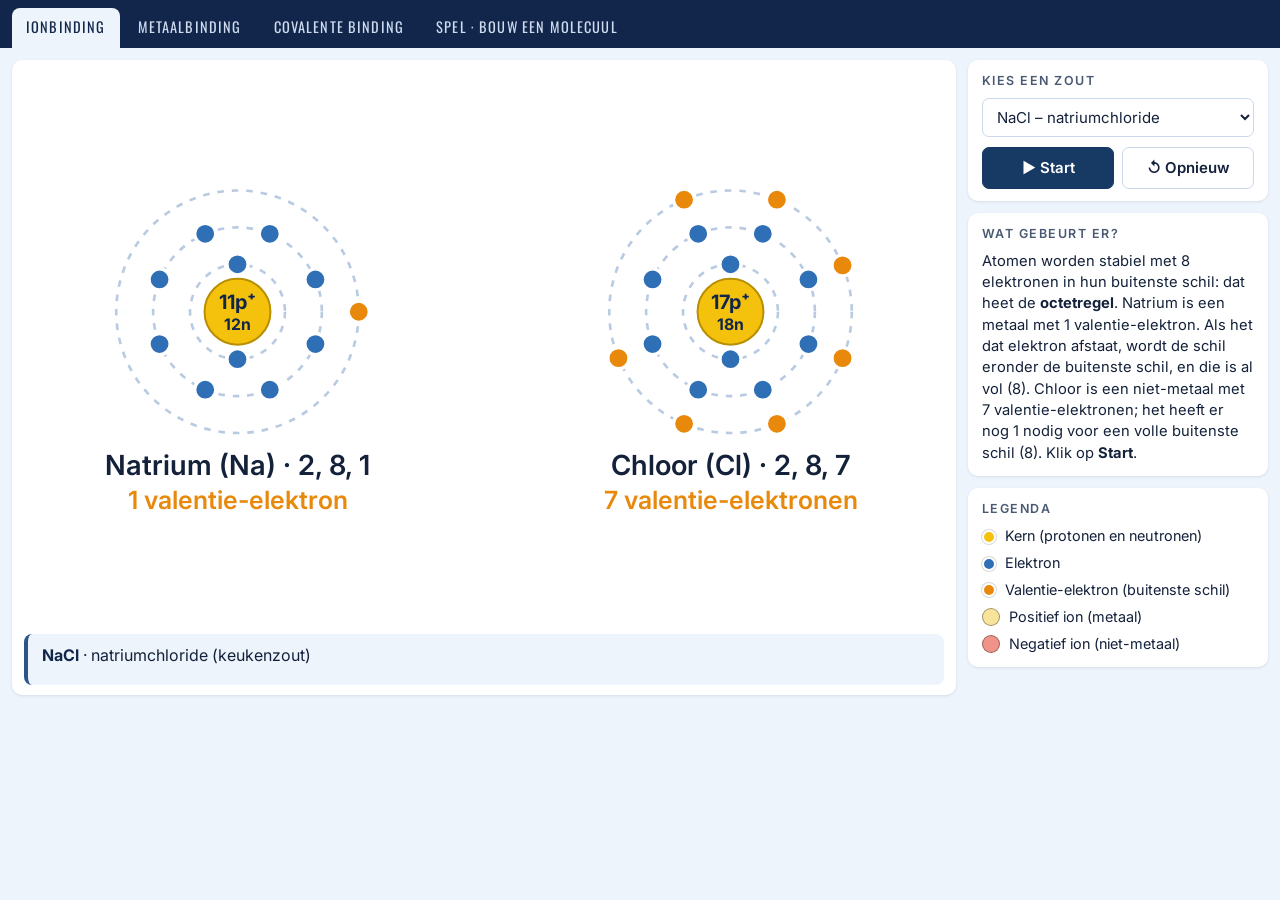
<file: materialen/3hv/h2/bindingen/index.html>
<!doctype html>
<html lang="nl">
<head>
<meta charset="utf-8">
<meta name="viewport" content="width=device-width, initial-scale=1">
<title>Bindingen</title>
<link rel="preconnect" href="https://fonts.googleapis.com">
<link rel="preconnect" href="https://fonts.gstatic.com" crossorigin>
<link href="https://fonts.googleapis.com/css2?family=Inter:wght@400;500;600;700&family=Oswald:wght@500;600&display=swap" rel="stylesheet">
<style>
  :root {
    --navy: #11264a; --navy2: #163a63; --navy3: #2c5687;
    --licht: #eef4fb; --licht2: #dbe8f5; --rand: #c9d8ea;
    --tekst: #14213a; --zacht: #4a5a72;
    --elektron: #2f6fb5; --valentie: #e8890c; --kern: #f4c20d;
    --metaal: #f8e39b; --nietmetaal: #f0948a; --metalloide: #5aaee0;
    --goed: #1f8a4c; --fout: #c0392b;
    --kop: "Oswald", "Arial Narrow", Arial, sans-serif;
  }
  * { box-sizing: border-box; }
  html, body { margin: 0; }
  body {
    font-family: Inter, "Helvetica Neue", Arial, sans-serif; color: var(--tekst);
    background: var(--licht); line-height: 1.45; font-size: 15px; -webkit-font-smoothing: antialiased;
  }
  button, select { font: inherit; color: inherit; }
  button { cursor: pointer; }
  [hidden] { display: none !important; }

  /* ---------- menu ---------- */
  .tabs { display: flex; gap: 4px; padding: 8px 12px 0; background: var(--navy); overflow-x: auto; scrollbar-width: none; }
  .tabs button {
    flex: 0 0 auto; border: 0; background: transparent; color: #cfdcef;
    padding: 9px 14px 10px; border-radius: 8px 8px 0 0;
    font-family: var(--kop); letter-spacing: .08em; text-transform: uppercase; font-size: .9rem;
  }
  .tabs button:hover { color: #fff; background: rgba(255,255,255,.08); }
  .tabs button[aria-selected="true"] { background: var(--licht); color: var(--navy); }
  .tabs .binnenkort { font-family: Inter, Arial, sans-serif; text-transform: none; letter-spacing: 0; font-size: .7rem;
                      opacity: .8; margin-left: 6px; }

  /* ---------- indeling ---------- */
  .scherm { padding: 12px; }
  .app { display: grid; grid-template-columns: minmax(0, 1fr) 300px; gap: 12px; align-items: start; }
  .kaart { background: #fff; border-radius: 10px; box-shadow: 0 1px 3px rgba(11,26,51,.1); padding: 12px 14px; min-width: 0; }
  .kaart h2 { margin: 0 0 8px; font-size: .78rem; letter-spacing: .12em; text-transform: uppercase; color: var(--zacht); font-weight: 600; }
  .paneel { display: flex; flex-direction: column; gap: 12px; }

  .podium { padding: 8px; }
  .tekening { width: 100%; height: min(64vh, 560px); display: block; }
  .onderschrift {
    margin: 6px 4px 2px; padding: 10px 14px; border-radius: 8px; background: var(--licht);
    border-left: 4px solid var(--navy3); min-height: 3.2em; font-size: 1rem;
  }
  .onderschrift b { color: var(--navy); }

  select { width: 100%; padding: 8px 10px; border-radius: 7px; border: 1px solid var(--rand); background: #fff; }
  .knoppen { display: flex; gap: 8px; margin-top: 10px; }
  .knoppen button { flex: 1; padding: 9px 10px; border-radius: 7px; border: 1px solid var(--rand); background: #fff; font-weight: 600; }
  .knoppen button.hoofd { background: var(--navy2); color: #fff; border-color: var(--navy2); }
  .knoppen button:disabled { opacity: .45; cursor: default; }

  .stap { margin: 0; font-size: .92rem; }
  .uitleg-eind { margin: 10px 0 0; font-size: .92rem; padding-top: 10px; border-top: 1px dashed var(--rand); }
  .legenda { display: grid; gap: 6px; font-size: .9rem; }
  .legenda div { display: flex; align-items: center; gap: 9px; }
  .stip { width: 14px; height: 14px; border-radius: 50%; flex: 0 0 auto; border: 2px solid #fff; box-shadow: 0 0 0 1px rgba(0,0,0,.15); }
  .bol { width: 18px; height: 18px; border-radius: 50%; flex: 0 0 auto; border: 1.5px solid rgba(0,0,0,.35); }

  .leeg { text-align: center; padding: 60px 20px; }
  .leeg h2 { font-family: var(--kop); font-size: 1.5rem; color: var(--navy); letter-spacing: .04em; text-transform: none; }

  /* ---------- tekening ---------- */
  svg text { font-family: Inter, Arial, sans-serif; }
  .schil { fill: none; stroke: #b9cbe2; stroke-width: 2; stroke-dasharray: 5 6; }
  .kern { fill: var(--kern); stroke: #b88f00; stroke-width: 1.5; }
  .kern-tekst { fill: var(--navy); font-weight: 700; text-anchor: middle; }
  .e { stroke: #fff; stroke-width: 2.5; }
  .e.binnen { fill: var(--elektron); }
  .e.val { fill: var(--valentie); }
  .lab1 { font-size: 21px; font-weight: 600; fill: var(--tekst); text-anchor: middle; }
  .lab2 { font-size: 19px; font-weight: 600; fill: var(--valentie); text-anchor: middle; }
  .lab2.ion { fill: var(--navy3); }
  .lading { font-size: 26px; font-weight: 700; fill: var(--navy); text-anchor: middle; }
  .ion-bol.m { fill: var(--metaal); stroke: #a88d2c; stroke-width: 2; }
  .ion-bol.x { fill: var(--nietmetaal); stroke: #a8524a; stroke-width: 2; }
  /* metaalbinding */
  .zee { fill: #cfe3f6; stroke: #9fc0e3; stroke-width: 2; }
  .zee-tekst { font-size: 20px; font-weight: 600; fill: var(--navy3); }
  .m-bol { fill: var(--metaal); stroke: #a88d2c; stroke-width: 2; }
  .m-tekst { font-size: 22px; font-weight: 700; fill: #1b1b1b; text-anchor: middle; dominant-baseline: central; }
  .vrij { fill: var(--valentie); stroke: #fff; stroke-width: 2; }
  /* covalente binding */
  .paar { fill: none; stroke: var(--navy3); stroke-width: 2; stroke-dasharray: 4 3; }
  .sf-lijn { stroke: var(--navy); stroke-width: 5; stroke-linecap: round; }
  .sf-sym { font-size: 52px; font-weight: 700; fill: var(--navy); text-anchor: middle; dominant-baseline: central; }
  .lab3 { font-size: 19px; font-weight: 600; fill: var(--navy3); text-anchor: middle; }
  /* spel: bouw een molecuul */
  .opdracht { font-size: 1.05rem; margin: 2px 4px 8px; }
  .opdracht b { font-family: var(--kop); font-size: 1.5rem; color: var(--navy); letter-spacing: .03em; margin-right: 6px; }
  #s-tekening { width: 100%; height: auto; display: block; touch-action: none; user-select: none; -webkit-user-select: none;
                background: var(--licht); border-radius: 8px; }
  .s-atoom circle { fill: #fff; stroke: var(--navy3); stroke-width: 2.5; }
  .s-atoom text { font-size: 30px; font-weight: 700; fill: var(--navy); text-anchor: middle; dominant-baseline: central; pointer-events: none; }
  .s-atoom { cursor: grab; }
  .s-atoom.sleep circle { stroke: var(--valentie); stroke-width: 3.5; }
  .s-atoom.fout circle { stroke: var(--fout); stroke-width: 3.5; fill: #fdecea; }
  .s-binding line.zie { stroke: var(--navy); stroke-width: 5; stroke-linecap: round; pointer-events: none; }
  .s-binding line.raak { stroke: transparent; stroke-width: 26; cursor: pointer; }
  .s-binding:hover line.zie { stroke: var(--navy3); }
  .s-voorbeeld { stroke: var(--valentie); stroke-width: 3; stroke-dasharray: 6 6; }
  /* bak met losse atomen en apart bouwveld */
  .s-bak { fill: #fff; stroke: var(--rand); stroke-width: 2; }
  .s-veld { fill: none; stroke: var(--navy3); stroke-opacity: .35; stroke-width: 2; stroke-dasharray: 8 6; }
  .s-label { font-family: var(--kop); font-size: 15px; letter-spacing: .12em; fill: var(--zacht); pointer-events: none; }
  .s-plek { fill: none; stroke: var(--rand); stroke-width: 2; stroke-dasharray: 5 5; pointer-events: none; }
  /* spelbalk, start- en eindscherm: zoals bij de spellen van Bouw een atoom */
  .spelbalk {
    display: flex; align-items: center; gap: 14px; flex-wrap: wrap;
    background: #fff; border-radius: 10px; padding: 8px 14px; margin-bottom: 12px;
    box-shadow: 0 1px 3px rgba(11,26,51,.1); font-size: .92rem;
  }
  .spelbalk strong { color: var(--navy); }
  .voortgang { display: flex; gap: 5px; }
  .voortgang i { width: 22px; height: 6px; border-radius: 3px; background: var(--licht2); }
  .voortgang i.af { background: var(--navy3); }
  .voortgang i.nu { background: var(--navy); outline: 2px solid #9cc3f0; }
  .pogingslabel { font-size: .8rem; font-weight: 600; padding: 2px 9px; border-radius: 99px; background: var(--licht2); color: var(--navy2); }
  .spelbalk .stop { margin-left: auto; border: 1px solid var(--rand); background: #fff; color: var(--zacht); border-radius: 8px; padding: 4px 12px; font-size: .85rem; }
  .start-spel { max-width: 640px; margin: 18px auto; padding: 22px 26px; }
  .start-spel h2 { font-family: var(--kop); font-size: 1.4rem; letter-spacing: .04em; color: var(--navy); text-transform: none; margin: 0 0 10px; }
  .start-spel ul { margin: 6px 0 14px; padding-left: 20px; }
  .groot-knop { font-size: 1.05rem; font-weight: 600; padding: 10px 28px; border-radius: 8px; border: 0; background: var(--navy2); color: #fff; }
  .groot-knop.licht { background: #fff; color: var(--navy2); border: 1px solid var(--rand); }
  .resultaat { max-width: 720px; margin: 18px auto; padding: 24px 26px; text-align: center; }
  .resultaat h2 { text-align: center; }
  .resultaat .totaal { font-size: 3rem; font-weight: 700; color: var(--navy); line-height: 1.1; margin: 8px 0 2px; }
  .resultaat .sterren { font-size: 1.8rem; letter-spacing: .15em; color: #e0a800; }
  .resultaat ol { list-style: none; padding: 0; margin: 18px 0; display: flex; flex-wrap: wrap; justify-content: center; gap: 10px; }
  .resultaat li { border: 1px solid var(--rand); border-radius: 10px; padding: 8px 14px 6px; min-width: 112px; }
  .resultaat li .f { font-family: var(--kop); font-size: 1.5rem; color: var(--navy); }
  .resultaat li .pnt { font-size: .85rem; font-weight: 600; }
  .resultaat li .pnt.vol { color: var(--goed); } .resultaat li .pnt.half { color: #b77b00; } .resultaat li .pnt.nul { color: var(--fout); }
  .resultaat .rij { display: flex; gap: 10px; justify-content: center; flex-wrap: wrap; }
  .instructie { margin: 0; padding-left: 18px; font-size: .9rem; }
  .instructie li { margin-bottom: 3px; }
  .feedback { padding: 10px 12px; border-radius: 8px; font-size: .93rem; background: var(--licht); }
  .feedback.goed { background: #e9f7ef; border-left: 5px solid var(--goed); }
  .feedback.fout { background: #fdecea; border-left: 5px solid var(--fout); }
  .feedback p { margin: 0 0 6px; } .feedback p:last-child { margin: 0; }
  /* schakelaar, zoals "Ionen meenemen" in Bouw een atoom */
  .schakelaar { display: flex; align-items: center; gap: 12px; margin-top: 12px; cursor: pointer; font-weight: 600; font-size: .92rem; position: relative; }
  .schakelaar input { position: absolute; opacity: 0; width: 1px; height: 1px; }
  .schakelaar .baan { width: 46px; height: 26px; border-radius: 99px; background: #b8c4d4; position: relative; transition: background .15s; flex: 0 0 auto; }
  .schakelaar .baan::after { content: ""; position: absolute; top: 3px; left: 3px; width: 20px; height: 20px; border-radius: 50%; background: #fff; transition: left .15s; box-shadow: 0 1px 2px rgba(0,0,0,.3); }
  .schakelaar input:checked + .baan { background: var(--goed); }
  .schakelaar input:checked + .baan::after { left: 23px; }
  .schakelaar input:focus-visible + .baan { outline: 3px solid #9cc3f0; outline-offset: 2px; }
  .ps-kaart { margin-top: 12px; }
  /* periodiek systeem: hetzelfde als in Bouw een atoom (§1.2) */
  .pse-wrap { container-type: inline-size; }
  .pse {
    display: grid; width: 95%; margin: 0 auto;
    grid-template-columns: 1.4em repeat(18, minmax(0, 1fr));
    grid-template-rows: auto repeat(7, auto) .8em repeat(2, auto);
    padding: 1.2cqw 1.6cqw 1.6cqw 0;
  }
  .pse .gnr, .pse .pnr {
    font-weight: 700; color: var(--tekst); display: grid; place-items: center;
    font-size: clamp(8px, 1.9cqw, 14px);
  }
  .pse .gnr { padding-bottom: 3px; }
  .pse .el {
    aspect-ratio: 1; border: 1px solid #2b2b2b; margin: 0 -1px -1px 0; padding: 0;
    display: grid; place-items: center; position: relative;
    font-weight: 700; font-size: clamp(8px, 2.35cqw, 17px); color: #111;
    transition: transform .12s ease, box-shadow .12s ease;
  }
  .pse .nietmetaal { background: var(--nietmetaal); }
  .pse .metalloide { background: var(--metalloide); }
  .pse .metaal { background: var(--metaal); }
  .pse .leegvak { border: 1px dashed #2b2b2b; margin: 0 -1px -1px 0; }
  .pse .pse-legenda {
    grid-column: 5 / span 9; grid-row: 2 / span 2; display: flex; flex-wrap: wrap;
    align-content: center; gap: .4em 1.4em; padding-left: .6em; font-size: clamp(8px, 1.8cqw, 13px);
  }
  .pse .pse-legenda span { display: inline-flex; align-items: center; gap: .5em; }
  .pse .pse-legenda i { width: 1.6em; height: 1.2em; border: 1px solid #2b2b2b; display: inline-block; }
  .ion-tekst { font-size: 26px; font-weight: 700; fill: #1b1b1b; text-anchor: middle; dominant-baseline: central; }

  @media (max-width: 760px) {
    .app { display: flex; flex-direction: column; align-items: stretch; }
    .paneel { display: contents; }        /* kaarten los, zodat de zoutkeuze bovenaan kan */
    .kaart.kies { order: 1; }
    .podium { order: 2; }
    .kaart.uitleg { order: 3; }
    .kaart.leg { order: 4; }
    .tekening { height: auto; max-height: 60vh; aspect-ratio: var(--verhouding, 1); }
    .scherm { padding: 8px; }
  }
</style>
</head>
<body>
<nav class="tabs" role="tablist" aria-label="Soort binding">
  <button role="tab" data-tab="ion" aria-selected="true">Ionbinding</button>
  <button role="tab" data-tab="metaal" aria-selected="false">Metaalbinding</button>
  <button role="tab" data-tab="covalent" aria-selected="false">Covalente binding</button>
  <button role="tab" data-tab="spel" aria-selected="false">Spel · Bouw een molecuul</button>
</nav>

<main class="scherm">
  <!-- ===== Ionbinding ===== -->
  <section data-paneel="ion" class="app">
    <div class="kaart podium">
      <svg id="tekening" class="tekening" role="img" aria-label="Atoommodellen van het metaal en het niet-metaal"></svg>
      <div class="onderschrift" id="onderschrift" aria-live="polite"></div>
    </div>
    <div class="paneel">
      <div class="kaart kies">
        <h2>Kies een zout</h2>
        <select id="keuze" aria-label="Zout"></select>
        <div class="knoppen">
          <button class="hoofd" id="start">▶ Start</button>
          <button id="opnieuw">↺ Opnieuw</button>
        </div>
      </div>
      <div class="kaart uitleg">
        <h2>Wat gebeurt er?</h2>
        <p class="stap" id="stap"></p>
        <p class="uitleg-eind" id="uitleg-eind" hidden></p>
      </div>
      <div class="kaart leg">
        <h2>Legenda</h2>
        <div class="legenda">
          <div><span class="stip" style="background:var(--kern)"></span>Kern (protonen en neutronen)</div>
          <div><span class="stip" style="background:var(--elektron)"></span>Elektron</div>
          <div><span class="stip" style="background:var(--valentie)"></span>Valentie-elektron (buitenste schil)</div>
          <div><span class="bol" style="background:var(--metaal)"></span>Positief ion (metaal)</div>
          <div><span class="bol" style="background:var(--nietmetaal)"></span>Negatief ion (niet-metaal)</div>
        </div>
      </div>
    </div>
  </section>

  <!-- ===== Metaalbinding ===== -->
  <section data-paneel="metaal" class="app" hidden>
    <div class="kaart podium">
      <svg id="m-tekening" class="tekening" role="img" aria-label="Schematisch stukje metaal"></svg>
      <div class="onderschrift" id="m-onderschrift" aria-live="polite"></div>
    </div>
    <div class="paneel">
      <div class="kaart kies">
        <h2>Kies een metaal</h2>
        <select id="m-keuze" aria-label="Metaal"></select>
        <div class="knoppen">
          <button class="hoofd" id="m-start">▶ Start</button>
          <button id="m-opnieuw">↺ Opnieuw</button>
        </div>
      </div>
      <div class="kaart uitleg">
        <h2>Wat gebeurt er?</h2>
        <p class="stap" id="m-stap"></p>
      </div>
      <div class="kaart leg">
        <h2>Legenda</h2>
        <div class="legenda">
          <div><span class="bol" style="background:var(--metaal)"></span>Metaalatoom</div>
          <div><span class="bol" style="background:var(--metaal);width:13px;height:13px;margin:0 2.5px"></span>Positief metaalion</div>
          <div><span class="stip" style="background:var(--valentie)"></span>Valentie-elektron / vrij elektron</div>
          <div><span class="bol" style="background:#cfe3f6;border-radius:4px;border-color:#9fc0e3"></span>Elektronenzee</div>
        </div>
      </div>
    </div>
  </section>

  <!-- ===== Covalente binding ===== -->
  <section data-paneel="covalent" class="app" hidden>
    <div class="kaart podium">
      <svg id="c-tekening" class="tekening" role="img" aria-label="Atoommodellen die samen een molecuul vormen"></svg>
      <div class="onderschrift" id="c-onderschrift" aria-live="polite"></div>
    </div>
    <div class="paneel">
      <div class="kaart kies">
        <h2>Kies een molecuul</h2>
        <select id="c-keuze" aria-label="Molecuul"></select>
        <div class="knoppen">
          <button class="hoofd" id="c-start">▶ Start</button>
          <button id="c-opnieuw">↺ Opnieuw</button>
        </div>
      </div>
      <div class="kaart uitleg">
        <h2>Wat gebeurt er?</h2>
        <p class="stap" id="c-stap"></p>
      </div>
      <div class="kaart leg">
        <h2>Legenda</h2>
        <div class="legenda">
          <div><span class="stip" style="background:var(--kern)"></span>Kern (protonen en neutronen)</div>
          <div><span class="stip" style="background:var(--elektron)"></span>Elektron</div>
          <div><span class="stip" style="background:var(--valentie)"></span>Valentie-elektron (buitenste schil)</div>
          <div><span class="bol" style="background:transparent;border:2px dashed var(--navy3);border-radius:40%"></span>Gedeeld elektronenpaar = atoombinding</div>
        </div>
      </div>
    </div>
  </section>
  <!-- ===== Spel: bouw een molecuul ===== -->
  <section data-paneel="spel" hidden>
    <!-- startscherm -->
    <div class="kaart start-spel" id="s-startscherm">
      <h2>Spel: Bouw een molecuul</h2>
      <p>Je krijgt een molecuulformule en de losse atomen. Sleep de atomen uit de bak naar het bouwveld, leg ze tegen elkaar en maak de <b>structuurformule</b>.</p>
      <ul>
        <li>Je krijgt <b>5 moleculen</b>.</li>
        <li>Per molecuul mag je <b>twee keer</b> op Controleer klikken.</li>
        <li>In één keer goed: <b>2 punten</b>. Goed bij de tweede keer: <b>1 punt</b>.</li>
        <li>Twee keer fout: 0 punten. Je ziet dan hoe de goede structuurformule eruitziet.</li>
      </ul>
      <button class="groot-knop" id="s-begin">Start</button>
    </div>
    <!-- eindscherm -->
    <div class="kaart resultaat" id="s-resultaat" hidden></div>
    <!-- speelscherm -->
    <div id="s-speelscherm" hidden>
    <div class="spelbalk">
      <strong>Bouw een molecuul</strong>
      <span id="s-vraag"></span>
      <span class="voortgang" id="s-voortgang" aria-hidden="true"></span>
      <span>Score: <strong id="s-punten">0</strong></span>
      <span class="pogingslabel" id="s-poging"></span>
      <button type="button" class="stop" id="s-stop">Stoppen</button>
    </div>
    <div class="app">
    <div class="kaart podium">
      <p class="opdracht" id="s-opdracht"></p>
      <svg id="s-tekening" role="application" aria-label="Speelveld: sleep de atomen tegen elkaar om bindingen te maken"></svg>
    </div>
    <div class="paneel">
      <div class="kaart kies">
        <div class="knoppen">
          <button class="hoofd" id="s-controleer">Controleer</button>
          <button id="s-leg">↺ Alles terug in de bak</button>
        </div>
        <label class="schakelaar"><input type="checkbox" id="s-ps-aan"><span class="baan" aria-hidden="true"></span>Toon het periodiek systeem</label>
      </div>
      <div class="kaart uitleg">
        <h2>Feedback</h2>
        <div class="feedback" id="s-feedback"></div>
      </div>
      <div class="kaart leg">
        <h2>Zo werkt het</h2>
        <ul class="instructie">
          <li>Sleep een atoom uit de bak naar het bouwveld en leg het tegen een ander atoom: er ontstaat een <b>binding</b> (een streepje).</li>
          <li>Klik of tik op een binding om er een <b>dubbele</b> of <b>drievoudige</b> binding van te maken.</li>
          <li>Sleep een atoom weg om de binding te verbreken, of terug naar de bak om het weg te halen.</li>
          <li>Klaar? Klik op <b>Controleer</b>. In één keer goed: 2 punten. Goed bij de tweede keer controleren: 1 punt.</li>
        </ul>
      </div>
    </div>
    </div>
    <div class="kaart ps-kaart" id="s-ps-kaart" hidden>
      <h2>Periodiek systeem</h2>
      <div id="s-ps"></div>
    </div>
    </div>
  </section>
</main>

<script>
/* ===================== menu ===================== */
document.querySelectorAll(".tabs button").forEach(b => b.addEventListener("click", () => {
  document.querySelectorAll(".tabs button").forEach(x => x.setAttribute("aria-selected", x === b ? "true" : "false"));
  document.querySelectorAll("[data-paneel]").forEach(p => p.hidden = p.dataset.paneel !== b.dataset.tab);
  if (b.dataset.tab !== "ion") pauzeer();
  if (b.dataset.tab !== "metaal") metaalPauze();
  if (b.dataset.tab !== "covalent") covPauze();
}));
// ?tab=metaal (of covalent) opent meteen dat tabblad; zo kan dezelfde simulatie bij meer paragrafen staan
window.addEventListener("DOMContentLoaded", () => {
  const tab = new URLSearchParams(location.search).get("tab");
  document.querySelector(`.tabs button[data-tab="${tab}"]`)?.click();
});

/* ===================== gegevens ===================== */
// atoomnummer, neutronen (meest voorkomende isotoop), naam, naam van het negatieve ion
const ELEM = {
  Li: { z: 3,  n: 4,  naam: "lithium" },
  Na: { z: 11, n: 12, naam: "natrium" },
  K:  { z: 19, n: 20, naam: "kalium" },
  Mg: { z: 12, n: 12, naam: "magnesium" },
  Ca: { z: 20, n: 20, naam: "calcium" },
  N:  { z: 7,  n: 7,  naam: "stikstof", ion: "nitride" },
  P:  { z: 15, n: 16, naam: "fosfor",   ion: "fosfide" },
  O:  { z: 8,  n: 8,  naam: "zuurstof", ion: "oxide" },
  S:  { z: 16, n: 16, naam: "zwavel",   ion: "sulfide" },
  F:  { z: 9,  n: 10, naam: "fluor",    ion: "fluoride" },
  Cl: { z: 17, n: 18, naam: "chloor",   ion: "chloride" }
};
// [metaal, niet-metaal, extra toelichting]
const ZOUTEN = [
  ["Na", "Cl", "keukenzout"], ["K", "Cl", "zoutvervanger"], ["Na", "F", "in tandpasta"], ["Li", "F", ""],
  ["Na", "O", ""], ["K", "O", ""], ["Li", "O", ""], ["Na", "S", ""], ["Li", "N", ""],
  ["Mg", "O", ""], ["Ca", "O", "ongebluste kalk"], ["Mg", "S", ""], ["Mg", "Cl", ""], ["Ca", "Cl", "strooizout"],
  ["Ca", "F", "het mineraal vloeispaat"], ["Mg", "N", ""], ["Ca", "N", ""], ["Ca", "P", ""]
];

function verdeling(z) { // K 2, L 8, M 8, N 2 (zoals in het boek, t/m calcium)
  const max = [2, 8, 8, 2], uit = [];
  for (const m of max) { if (z <= 0) break; const x = Math.min(m, z); uit.push(x); z -= x; }
  return uit;
}
const SUP = { "0": "⁰", "1": "¹", "2": "²", "3": "³", "4": "⁴", "5": "⁵", "6": "⁶", "7": "⁷", "8": "⁸", "9": "⁹", "+": "⁺", "-": "⁻" };
const SUB = { "1": "", "2": "₂", "3": "₃", "4": "₄" };
const sup = s => [...s].map(c => SUP[c] || c).join("");
const ionSym = (sym, q) => sym + sup((Math.abs(q) === 1 ? "" : Math.abs(q)) + (q > 0 ? "+" : "-"));
const lading = q => (Math.abs(q) === 1 ? "" : Math.abs(q)) + (q > 0 ? "+" : "−");
const ggd = (a, b) => b ? ggd(b, a % b) : a;
const hoofdletter = s => s[0].toUpperCase() + s.slice(1);
const meervoud = (n, enk, mv) => n === 1 ? enk : mv;

function zoutInfo([m, x, extra]) {
  const qm = verdeling(ELEM[m].z).at(-1);          // metaal staat zijn valentie-elektronen af
  const qx = 8 - verdeling(ELEM[x].z).at(-1);      // niet-metaal vult aan tot 8
  const kgv = qm * qx / ggd(qm, qx);
  const nm = kgv / qm, nx = kgv / qx;
  return {
    m, x, qm, qx, nm, nx, overgedragen: kgv,
    formule: m + SUB[nm] + x + SUB[nx],
    naam: ELEM[m].naam + ELEM[x].ion,
    extra
  };
}

/* ===================== geometrie ===================== */
const R = [0, 36, 64, 92, 120];   // straal van schil K, L, M, N
const RE = 8, RK = 25;            // straal elektron, straal kern
const NS = "http://www.w3.org/2000/svg";
const svg = document.getElementById("tekening");

function maak(tag, attrs, ouder, tekst) {
  const el = document.createElementNS(NS, tag);
  for (const k in attrs) el.setAttribute(k, attrs[k]);
  if (tekst != null) el.textContent = tekst;
  (ouder || svg).appendChild(el);
  return el;
}
const pol = (x, y, r, a) => ({ x: x + r * Math.cos(a), y: y + r * Math.sin(a) });
const hoek = (a, b) => Math.atan2(b.y - a.y, b.x - a.x);
const hoekVerschil = (a, b) => Math.abs(Math.atan2(Math.sin(a - b), Math.cos(a - b)));

/* ===================== opbouw van één zout ===================== */
let Z, scene, t = 0, speelt = false, vorige = null;

function bouw() {
  svg.innerHTML = "";
  const info = Z;
  const sm = verdeling(ELEM[info.m].z), sx = verdeling(ELEM[info.x].z);
  const Rm = R[sm.length], Rx = R[sx.length];
  const labelH = 70;

  // posities van de atomen: kolommen (metaal links) of, bij veel atomen, rijen (metaal boven)
  const atomen = [];
  const kolommen = Math.max(info.nm, info.nx) <= 2;
  const plaats = (n, i, stap) => (i - (n - 1) / 2) * stap;
  if (kolommen) {
    const X = (Rm + Rx) / 2 + 95;
    const dy = 2 * Math.max(Rm, Rx) + labelH + 26;
    for (let i = 0; i < info.nm; i++) atomen.push({ sym: info.m, metaal: true, x: -X, y: plaats(info.nm, i, dy) - labelH / 2 });
    for (let i = 0; i < info.nx; i++) atomen.push({ sym: info.x, metaal: false, x: X, y: plaats(info.nx, i, dy) - labelH / 2 });
  } else {
    const dx = Math.max(2 * Math.max(Rm, Rx) + 50, 300); // ruimte voor de labels
    const Y = (Rm + Rx) / 2 + labelH / 2 + 70;
    for (let i = 0; i < info.nm; i++) atomen.push({ sym: info.m, metaal: true, x: plaats(info.nm, i, dx), y: -Y - labelH / 2 });
    for (let i = 0; i < info.nx; i++) atomen.push({ sym: info.x, metaal: false, x: plaats(info.nx, i, dx), y: Y - labelH / 2 });
  }
  const metalen = atomen.filter(a => a.metaal), nietmetalen = atomen.filter(a => !a.metaal);
  atomen.forEach(a => { a.schillen = verdeling(ELEM[a.sym].z); a.R = R[a.schillen.length]; });

  // welke elektronen gaan waarheen: gewoon op volgorde koppelen
  const overdrachten = [];
  let k = 0;
  metalen.forEach((m, i) => { for (let j = 0; j < info.qm; j++, k++) overdrachten.push({ van: m, naar: nietmetalen[Math.floor(k / info.qx)] }); });

  // ----- tekenen: atoommodellen -----
  const lagen = { modellen: maak("g", {}), bewegend: maak("g", {}), ionen: maak("g", {}) };
  atomen.forEach(a => {
    a.g = maak("g", {}, lagen.modellen);
    const L = a.schillen.length;
    a.schilEl = [];
    for (let s = 1; s <= L; s++) a.schilEl.push(maak("circle", { class: "schil", cx: a.x, cy: a.y, r: R[s] }, a.g));
    maak("circle", { class: "kern", cx: a.x, cy: a.y, r: RK }, a.g);
    maak("text", { class: "kern-tekst", x: a.x, y: a.y - 2, "font-size": 15 }, a.g, ELEM[a.sym].z + "p⁺");
    maak("text", { class: "kern-tekst", x: a.x, y: a.y + 14, "font-size": 12, "font-weight": 500 }, a.g, ELEM[a.sym].n + "n");
    // binnenste schillen: gelijkmatig verdeeld
    for (let s = 1; s < L; s++) {
      const n = a.schillen[s - 1];
      for (let i = 0; i < n; i++) {
        const p = pol(a.x, a.y, R[s], -Math.PI / 2 + (i / n) * 2 * Math.PI + (s % 2 ? 0 : Math.PI / n));
        maak("circle", { class: "e binnen", cx: p.x, cy: p.y, r: RE }, a.g);
      }
    }
    // labels onder het atoom
    const ly = a.y + a.R + 32;
    a.lab1 = maak("text", { class: "lab1", x: a.x, y: ly }, a.g);
    a.lab2 = maak("text", { class: "lab2", x: a.x, y: ly + 26 }, a.g);
    a.ladingEl = maak("text", { class: "lading", x: a.x + a.R * .78 + 18, y: a.y - a.R * .78 - 6, opacity: 0 }, lagen.modellen,
      lading(a.metaal ? info.qm : -info.qx));
  });

  // buitenste schil van het metaal: valentie-elektronen richting het niet-metaal waar ze heen gaan
  metalen.forEach(m => {
    const mijn = overdrachten.filter(o => o.van === m);
    mijn.forEach((o, i) => {
      const doelen = mijn.filter(p => p.naar === o.naar);
      const idx = doelen.indexOf(o), spreid = (idx - (doelen.length - 1) / 2) * 0.5;
      o.hoekStart = hoek(m, o.naar) + spreid;
      o.start = pol(m.x, m.y, m.R, o.hoekStart);
    });
  });
  // buitenste schil van het niet-metaal: 8 plekken; de lege plekken wijzen naar de metaalatomen
  nietmetalen.forEach(x => {
    const v = x.schillen.at(-1), mijn = overdrachten.filter(o => o.naar === x);
    const richting = Math.atan2(mijn.reduce((s, o) => s + Math.sin(hoek(x, o.van)), 0), mijn.reduce((s, o) => s + Math.cos(hoek(x, o.van)), 0));
    const plekken = [...Array(8)].map((_, i) => richting + Math.PI / 8 + i * Math.PI / 4);
    const vrij = new Set();
    // kies voor elk binnenkomend elektron de vrije plek die het dichtst bij zijn metaalatoom ligt
    mijn.forEach(o => {
      const h = hoek(x, o.van);
      let beste = -1;
      plekken.forEach((p, i) => { if (!vrij.has(i) && (beste < 0 || hoekVerschil(p, h) < hoekVerschil(plekken[beste], h))) beste = i; });
      vrij.add(beste);
      o.eind = pol(x.x, x.y, x.R, plekken[beste]);
    });
    plekken.forEach((p, i) => {
      if (vrij.has(i)) return;
      const q = pol(x.x, x.y, x.R, p);
      maak("circle", { class: "e val", cx: q.x, cy: q.y, r: RE }, x.g);
    });
  });
  overdrachten.forEach(o => {
    o.el = maak("circle", { class: "e val", cx: o.start.x, cy: o.start.y, r: RE }, lagen.bewegend);
    // bocht in de baan, zodat het elektron rustig "overspringt"
    const mx = (o.start.x + o.eind.x) / 2, my = (o.start.y + o.eind.y) / 2;
    const dx = o.eind.x - o.start.x, dy = o.eind.y - o.start.y, len = Math.hypot(dx, dy) || 1;
    o.ctrl = { x: mx - dy / len * 45, y: my + dx / len * 45 };
  });

  // ----- ionen als bollen + eindpositie in het zout -----
  atomen.forEach(a => {
    const L = a.schillen.length;
    a.ionR = (a.metaal ? R[L - 1] : R[L]) + 10;
  });
  const rm = metalen[0].ionR, rx = nietmetalen[0].ionR;
  let eind = [];
  if (info.nm === 3 && info.nx === 1) { // driehoek rond het negatieve ion
    eind.push({ a: nietmetalen[0], x: 0, y: 0 });
    metalen.forEach((m, i) => eind.push({ a: m, ...pol(0, 0, rm + rx, -Math.PI / 2 + i * 2 * Math.PI / 3) }));
  } else { // om en om op een rij, beginnend met de soort waarvan er het meest zijn
    const rij = [], mm = [...metalen], xx = [...nietmetalen];
    let beurt = info.nm >= info.nx;
    while (mm.length || xx.length) { rij.push((beurt && mm.length) || !xx.length ? mm.shift() : xx.shift()); beurt = !beurt; }
    const breed = rij.reduce((s, a) => s + 2 * a.ionR, 0);
    let x = -breed / 2;
    rij.forEach(a => { eind.push({ a, x: x + a.ionR, y: 0 }); x += 2 * a.ionR; });
  }
  eind.forEach(e => { e.a.eindX = e.x; e.a.eindY = e.y; });
  atomen.forEach(a => {
    a.bol = maak("g", { opacity: 0 }, lagen.ionen);
    a.bolC = maak("circle", { class: "ion-bol " + (a.metaal ? "m" : "x"), r: a.ionR }, a.bol);
    a.bolT = maak("text", { class: "ion-tekst" }, a.bol, ionSym(a.sym, a.metaal ? info.qm : -info.qx));
  });

  // ----- passend venster -----
  let x0 = Infinity, y0 = Infinity, x1 = -Infinity, y1 = -Infinity;
  const neem = (x, y, r) => { x0 = Math.min(x0, x - r); x1 = Math.max(x1, x + r); y0 = Math.min(y0, y - r); y1 = Math.max(y1, y + r); };
  atomen.forEach(a => { neem(a.x, a.y, a.R + 20); neem(a.x, a.y + a.R + 70, 10); x0 = Math.min(x0, a.x - 150); x1 = Math.max(x1, a.x + 150); neem(a.eindX, a.eindY, a.ionR + 10); });
  svg.setAttribute("viewBox", `${x0 - 15} ${y0 - 20} ${x1 - x0 + 30} ${y1 - y0 + 35}`);
  svg.style.setProperty("--verhouding", `${x1 - x0 + 30} / ${y1 - y0 + 35}`);

  // ----- tijdlijn (in seconden) -----
  const D = 1.8, VLUCHT = 1.5;
  // Ruim tijd om de tekst te lezen: even wachten voor het eerste elektron,
  // en langer stilstaan bij de ionen voordat ze naar elkaar toe gaan.
  overdrachten.forEach((o, i) => { o.t0 = 1.5 + i * D; o.t1 = o.t0 + VLUCHT; });
  const tT = overdrachten.at(-1).t1;
  const tA = tT + 0.6, tB = tA + 6.5, tC = tB + 2.5, tEind = tC + 2.3;
  metalen.forEach(m => {
    const laatste = overdrachten.filter(o => o.van === m).at(-1);
    m.leegT0 = laatste.t0; m.leegT1 = laatste.t1;
  });

  scene = { info, atomen, metalen, nietmetalen, overdrachten, tA, tB, tC, tEind };
  t = 0; speelt = false;
  zetKnoppen();
  render();
}

/* ===================== weergave op tijdstip t ===================== */
const klem = v => Math.max(0, Math.min(1, v));
const zacht = v => v < .5 ? 2 * v * v : 1 - Math.pow(-2 * v + 2, 2) / 2;
const voortgang = (t, a, b) => zacht(klem((t - a) / (b - a)));

function render() {
  const S = scene, info = S.info;
  // elektronen onderweg
  S.overdrachten.forEach(o => {
    const p = voortgang(t, o.t0, o.t1), q = 1 - p;
    o.el.setAttribute("cx", q * q * o.start.x + 2 * q * p * o.ctrl.x + p * p * o.eind.x);
    o.el.setAttribute("cy", q * q * o.start.y + 2 * q * p * o.ctrl.y + p * p * o.eind.y);
  });
  // lege buitenschil van het metaal verdwijnt
  S.metalen.forEach(m => m.schilEl.at(-1).setAttribute("opacity", 1 - voortgang(t, m.leegT0, m.leegT1)));

  // labels: eerst atoom, daarna ion
  const ion = t >= S.tA;
  S.atomen.forEach(a => {
    const E = ELEM[a.sym], s = a.schillen;
    if (!ion) {
      const v = s.at(-1);
      a.lab1.textContent = `${hoofdletter(E.naam)} (${a.sym}) · ${s.join(", ")}`;
      a.lab2.textContent = `${v} ${meervoud(v, "valentie-elektron", "valentie-elektronen")}`;
      a.lab2.setAttribute("class", "lab2");
    } else {
      const q = a.metaal ? info.qm : -info.qx;
      const na = a.metaal ? s.slice(0, -1) : [...s.slice(0, -1), 8];
      a.lab1.textContent = `${ionSym(a.sym, q)}-ion · ${na.join(", ")}`;
      a.lab2.textContent = a.metaal
        ? `${info.qm} ${meervoud(info.qm, "elektron", "elektronen")} afgestaan`
        : `${info.qx} ${meervoud(info.qx, "elektron", "elektronen")} opgenomen`;
      a.lab2.setAttribute("class", "lab2 ion");
    }
    a.ladingEl.setAttribute("opacity", voortgang(t, S.tA, S.tA + 0.6) * (1 - voortgang(t, S.tB, S.tB + 0.8)));
  });
  // modellen vervagen, ionen worden bollen en schuiven naar elkaar toe
  const weg = 1 - voortgang(t, S.tB, S.tB + 0.9);
  S.atomen.forEach(a => a.g.setAttribute("opacity", weg));
  S.overdrachten[0].el.parentNode.setAttribute("opacity", weg);
  const bij = voortgang(t, S.tB + 0.2, S.tB + 1.0), schuif = voortgang(t, S.tC, S.tC + 1.8);
  S.atomen.forEach(a => {
    const x = a.x + (a.eindX - a.x) * schuif, y = a.y + (a.eindY - a.y) * schuif;
    a.bol.setAttribute("opacity", bij);
    a.bolC.setAttribute("cx", x); a.bolC.setAttribute("cy", y);
    a.bolT.setAttribute("x", x); a.bolT.setAttribute("y", y);
  });
  teksten();
}

function teksten() {
  const S = scene, I = S.info, Em = ELEM[I.m], Ex = ELEM[I.x];
  const stap = document.getElementById("stap"), onder = document.getElementById("onderschrift"), eind = document.getElementById("uitleg-eind");
  const ionM = ionSym(I.m, I.qm), ionX = ionSym(I.x, -I.qx);
  const vm = I.qm, vx = 8 - I.qx;
  let s, o;
  if (t === 0) {
    const vol = verdeling(Em.z).at(-2); // de schil onder de buitenste: 8, of 2 bij lithium
    s = `Atomen worden stabiel met 8 elektronen in hun buitenste schil: dat heet de <b>octetregel</b>. ` +
        `${hoofdletter(Em.naam)} is een metaal met ${vm} ${meervoud(vm, "valentie-elektron", "valentie-elektronen")}. ` +
        `Als het ${vm === 1 ? "dat elektron" : "die elektronen"} afstaat, wordt de schil eronder de buitenste schil, en die is al vol (${vol}${vol === 2 ? ", bij lithium is de K-schil met 2 al vol" : ""}). ` +
        `${hoofdletter(Ex.naam)} is een niet-metaal met ${vx} valentie-elektronen; het heeft er nog ${I.qx} nodig voor een volle buitenste schil (8). ` +
        `Klik op <b>Start</b>.`;
    o = `<b>${I.formule}</b> · ${I.naam}${I.extra ? " (" + I.extra + ")" : ""}`;
  } else if (t < S.tA) {
    const klaar = S.overdrachten.filter(x => t >= x.t1).length;
    const bezig = Math.min(S.overdrachten.length, S.overdrachten.filter(x => t >= x.t0).length);
    s = `Het ${Em.naam}atoom staat zijn ${meervoud(vm, "valentie-elektron", "valentie-elektronen")} af. ` +
        `Het ${Ex.naam}atoom neemt ${I.qx === 1 ? "één elektron" : I.qx + " elektronen"} op.`;
    o = `Elektron ${Math.max(bezig, 1)} van ${I.overgedragen} gaat van ${I.m} naar ${I.x} · <b>${klaar} ${meervoud(klaar, "elektron", "elektronen")} overgedragen</b>`;
  } else if (t < S.tB) {
    s = `Alle elektronen zijn overgedragen. Elk ${I.m}-atoom is nu een <b>${ionM}</b>-ion en elk ${I.x}-atoom een <b>${ionX}</b>-ion. ` +
        `Alle ionen hebben nu 8 elektronen in hun buitenste schil${I.m === "Li" ? " (Li⁺ heeft er 2: een volle K-schil)" : ""}: ze voldoen aan de <b>octetregel</b>.`;
    o = `<b>${I.overgedragen} ${meervoud(I.overgedragen, "elektron", "elektronen")} overgedragen</b> · ontstaan: ${I.nm} × ${ionM} en ${I.nx} × ${ionX}`;
  } else if (t < S.tEind) {
    s = `Positieve en negatieve ionen trekken elkaar aan. Ze gaan tegen elkaar aan liggen: zo ontstaat een zout.`;
    o = `<b>${I.overgedragen} ${meervoud(I.overgedragen, "elektron", "elektronen")} overgedragen</b> · ${I.nm} × ${ionM} en ${I.nx} × ${ionX} trekken elkaar aan`;
  } else {
    s = `De ionen vormen samen het zout <b>${I.naam}</b>. Een zout bestaat uit positieve metaalionen en negatieve niet-metaalionen.`;
    o = `<b>${I.overgedragen} ${meervoud(I.overgedragen, "elektron", "elektronen")} overgedragen</b> · ` +
        `ionen: <b>${ionM}</b> (lading ${lading(I.qm)}) en <b>${ionX}</b> (lading ${lading(-I.qx)}) · ` +
        `verhoudingsformule <b>${I.formule}</b>`;
  }
  stap.innerHTML = s;
  onder.innerHTML = o;
  eind.hidden = t < S.tEind;
  if (!eind.hidden) {
    eind.innerHTML = `<b>Waarom ${I.nm} : ${I.nx}?</b> Een ${I.m}-atoom staat ${I.qm} ${meervoud(I.qm, "elektron", "elektronen")} af, ` +
      `een ${I.x}-atoom neemt er ${I.qx} op. Met ${I.nm} × ${I.m} en ${I.nx} × ${I.x} zijn dat er ${I.overgedragen} aan beide kanten. ` +
      `De totale lading is dan 0: ${I.nm} × (${lading(I.qm)}) + ${I.nx} × (${lading(-I.qx)}) = 0.`;
  }
}

/* ===================== bediening ===================== */
const startKnop = document.getElementById("start");
function zetKnoppen() {
  if (t >= scene.tEind) { startKnop.textContent = "✓ Klaar"; startKnop.disabled = true; return; }
  startKnop.disabled = false;
  startKnop.textContent = speelt ? "⏸ Pauzeer" : (t === 0 ? "▶ Start" : "▶ Verder");
}
function pauzeer() { speelt = false; if (scene) zetKnoppen(); }
function stap(nu) {
  if (!speelt) return;
  if (vorige != null) t = Math.min(scene.tEind, t + (nu - vorige) / 1000);
  vorige = nu;
  render();
  if (t >= scene.tEind) { speelt = false; zetKnoppen(); return; }
  requestAnimationFrame(stap);
}
startKnop.addEventListener("click", () => {
  speelt = !speelt;
  if (speelt) { vorige = null; requestAnimationFrame(stap); }
  zetKnoppen();
});
document.getElementById("opnieuw").addEventListener("click", () => { speelt = false; t = 0; render(); zetKnoppen(); });

const keuze = document.getElementById("keuze");
[["Metaal uit groep 1", z => ["Li", "Na", "K"].includes(z[0])], ["Metaal uit groep 2", z => ["Mg", "Ca"].includes(z[0])]].forEach(([label, past]) => {
  const og = document.createElement("optgroup"); og.label = label;
  ZOUTEN.forEach((z, i) => { if (past(z)) { const inf = zoutInfo(z); og.appendChild(new Option(`${inf.formule} – ${inf.naam}`, i)); } });
  keuze.appendChild(og);
});
keuze.addEventListener("change", () => { Z = zoutInfo(ZOUTEN[keuze.value]); bouw(); });
Z = zoutInfo(ZOUTEN[0]);
bouw();

/* ===================== METAALBINDING ===================== */
// Schematisch stukje metaal: atomen als massieve bollen. Bij Start worden de
// valentie-elektronen vrije elektronen en worden de atomen positieve ionen.
const METALEN = [
  { sym: "Na", naam: "natrium",   z: 11 },
  { sym: "Ca", naam: "calcium",   z: 20 },
  { sym: "Al", naam: "aluminium", z: 13 }
];
const MR_ATOOM = 40, MR_ION = 27, M_AFSTAND = 100, M_KOL = 6, M_RIJ = 4;
const ms = { metaal: METALEN[0], t: 0, speelt: false, vorige: null, atomen: [], elektronen: [] };
const msvg = document.getElementById("m-tekening");
// tijdlijn (s): valentie-elektronen zichtbaar, loslaten, ionen, elektronenzee, metaalbinding
const MT = { val: 0.6, los: 5, ion: 9, zee: 14, binding: 19.5, eind: 24 };

function mBouw() {
  msvg.innerHTML = "";
  const M = ms.metaal, v = verdeling(M.z).at(-1);
  ms.v = v;
  const breed = (M_KOL - 0.5) * M_AFSTAND, hoog = (M_RIJ - 1) * M_AFSTAND * 0.88;
  const rand = 62;
  ms.grens = { x0: -breed / 2 - rand + 10, x1: breed / 2 + rand - 10, y0: -hoog / 2 - rand + 10, y1: hoog / 2 + rand - 10 };
  const zeeG = maak("g", { opacity: 0 }, msvg);
  maak("rect", { class: "zee", x: -breed / 2 - rand, y: -hoog / 2 - rand, width: breed + 2 * rand, height: hoog + 2 * rand, rx: 40 }, zeeG);
  maak("text", { class: "zee-tekst", x: -breed / 2 - rand + 14, y: -hoog / 2 - rand - 12 }, zeeG, "zee van vrije elektronen");
  ms.zee = zeeG;
  const atoomLaag = maak("g", {}, msvg), eLaag = maak("g", {}, msvg);
  ms.atoomLaag = atoomLaag; ms.eLaag = eLaag;
  ms.atomen = []; ms.elektronen = [];
  for (let r = 0; r < M_RIJ; r++) for (let k = 0; k < M_KOL; k++) {
    const x = -breed / 2 + k * M_AFSTAND + (r % 2 ? M_AFSTAND / 2 : 0), y = -hoog / 2 + r * M_AFSTAND * 0.88;
    const g = maak("g", {}, atoomLaag);
    const c = maak("circle", { class: "m-bol", cx: x, cy: y, r: MR_ATOOM }, g);
    const tx = maak("text", { class: "m-tekst", x, y }, g, M.sym);
    const a = { x, y, c, tx };
    ms.atomen.push(a);
    for (let i = 0; i < v; i++) {
      const h = -Math.PI / 4 + (i - (v - 1) / 2) * 0.9;
      const p = pol(x, y, MR_ATOOM, h);
      const el = maak("circle", { class: "vrij", cx: p.x, cy: p.y, r: 7.5, opacity: 0 }, eLaag);
      // begint naar buiten gericht, weg van het eigen atoom
      ms.elektronen.push({ el, x: p.x, y: p.y, vx: Math.cos(h) * 40, vy: Math.sin(h) * 40, zin: h, los: MT.los + Math.random() * 1.8 });
    }
  }
  const b = ms.grens;
  msvg.setAttribute("viewBox", `${b.x0 - 25} ${b.y0 - 60} ${b.x1 - b.x0 + 50} ${b.y1 - b.y0 + 85}`);
  msvg.style.setProperty("--verhouding", `${b.x1 - b.x0 + 50} / ${b.y1 - b.y0 + 85}`);
  ms.t = 0; ms.speelt = false;
  mKnoppen(); mRender();
}

function mBeweeg(dt) {
  // Geen echte natuurkunde, wel een natuurlijk ogende beweging:
  // - elk elektron heeft een langzaam draaiende "zin" om een kant op te gaan;
  // - positieve ionen trekken zwak aan (de baan buigt om de ionen heen), maar te dichtbij duwen ze terug;
  // - elektronen stoten elkaar af;
  // - bij de rand van het metaal buigen ze geleidelijk om in plaats van te botsen.
  const b = ms.grens, RAND = 75, MAX = 110, MIN = 45;
  const losse = ms.elektronen.filter(e => ms.t >= e.los);
  const rIon = ms.t >= MT.ion ? MR_ION : MR_ATOOM;
  losse.forEach(e => {
    let ax = 0, ay = 0;
    e.zin += (Math.random() - 0.5) * 5 * Math.sqrt(dt);
    ax += Math.cos(e.zin) * 45; ay += Math.sin(e.zin) * 45;
    const duw = (d) => d < RAND ? 420 * Math.pow(1 - Math.max(d, 0) / RAND, 2) : 0;
    ax += duw(e.x - b.x0) - duw(b.x1 - e.x);
    ay += duw(e.y - b.y0) - duw(b.y1 - e.y);
    ms.atomen.forEach(a => {
      const dx = a.x - e.x, dy = a.y - e.y, d2 = dx * dx + dy * dy;
      if (d2 > 160 * 160) return;
      const d = Math.sqrt(d2) || 1;
      let f = 230000 / (d2 + 2500);                       // aantrekking
      if (d < rIon + 14) f -= 900 * (1 - d / (rIon + 14)); // niet ín het ion
      ax += f * dx / d; ay += f * dy / d;
    });
    losse.forEach(o => {
      if (o === e) return;
      const dx = e.x - o.x, dy = e.y - o.y, d2 = dx * dx + dy * dy;
      if (d2 > 48 * 48 || d2 === 0) return;
      const d = Math.sqrt(d2), f = 700 * (1 - d / 48);
      ax += f * dx / d; ay += f * dy / d;
    });
    e.vx += ax * dt; e.vy += ay * dt;
    const v = Math.hypot(e.vx, e.vy) || 1, doel = Math.min(MAX, Math.max(MIN, v));
    e.vx *= doel / v; e.vy *= doel / v;
    const op = Math.min(1, (ms.t - e.los) / 1.5); // rustig op gang komen
    e.x += e.vx * op * dt; e.y += e.vy * op * dt;
    // vangnet: binnen het metaal blijven
    e.x = Math.max(b.x0 - 10, Math.min(b.x1 + 10, e.x));
    e.y = Math.max(b.y0 - 10, Math.min(b.y1 + 10, e.y));
  });
}

function mRender() {
  const t = ms.t, M = ms.metaal;
  ms.elektronen.forEach(e => {
    e.el.setAttribute("cx", e.x); e.el.setAttribute("cy", e.y);
    e.el.setAttribute("opacity", voortgang(t, MT.val, MT.val + 0.8));
  });
  const krimp = voortgang(t, MT.ion, MT.ion + 1.2);
  // als de atomen ionen zijn, bewegen de vrije elektronen achter de ionen langs (tussen de ionen door)
  const achter = t >= MT.ion;
  if (achter !== (ms.eLaag.nextSibling === ms.atoomLaag)) {
    if (achter) msvg.insertBefore(ms.eLaag, ms.atoomLaag); else msvg.appendChild(ms.eLaag);
  }
  const ion = t >= MT.ion + 0.6;
  ms.atomen.forEach(a => {
    const x = a.x, y = a.y;
    a.c.setAttribute("cx", x); a.c.setAttribute("cy", y);
    a.c.setAttribute("r", MR_ATOOM + (MR_ION - MR_ATOOM) * krimp);
    a.tx.setAttribute("x", x); a.tx.setAttribute("y", y);
    a.tx.textContent = ion ? ionSym(M.sym, ms.v) : M.sym;
    a.tx.setAttribute("font-size", ion ? 19 : 22);
  });
  ms.zee.setAttribute("opacity", voortgang(t, MT.zee, MT.zee + 1.5));
  mTeksten();
}

function mTeksten() {
  const t = ms.t, M = ms.metaal, v = ms.v, n = ms.atomen.length, ne = ms.elektronen.length;
  const Naam = hoofdletter(M.naam), ion = ionSym(M.sym, v), ve = meervoud(v, "valentie-elektron", "valentie-elektronen");
  let s, o;
  if (t === 0) {
    s = `Een stukje ${M.naam}, schematisch getekend. Elk bolletje is een ${M.naam}atoom. ` +
        `${Naam} heeft elektronenverdeling ${verdeling(M.z).join(", ")}, dus ${v} ${ve}. Klik op <b>Start</b>.`;
    o = `<b>${n} ${M.naam}atomen</b> (${M.sym})`;
  } else if (t < MT.los) {
    s = `Elk ${M.naam}atoom heeft ${v} ${ve} (oranje) in zijn buitenste schil.`;
    o = `${n} atomen · elk ${v} ${ve} · samen <b>${ne} valentie-elektronen</b>`;
  } else if (t < MT.ion) {
    s = `De valentie-elektronen laten los van hun atoom. Ze worden <b>vrije elektronen</b>: ` +
        `ze horen niet meer bij één bepaald atoom, maar bewegen vrij tussen alle atomen door.`;
    o = `<b>${ne} vrije elektronen</b> bewegen door het hele metaal`;
  } else if (t < MT.zee) {
    s = `Elk atoom is nu ${v} ${meervoud(v, "elektron", "elektronen")} kwijt. Een ${M.naam}atoom heeft ${M.z} protonen, ` +
        `maar nog maar ${M.z - v} elektronen. Het is een <b>positief ion: ${ion}</b>. ` +
        `Zonder de buitenste schil is het ion ook kleiner.`;
    o = `${n} × <b>${ion}</b> (lading ${lading(v)}) en ${ne} vrije elektronen`;
  } else if (t < MT.binding) {
    s = `De vrije elektronen vormen samen een <b>zee van negatieve lading</b> (lichtblauw) rondom alle positieve ionen.`;
    o = `${n} × <b>${ion}</b> in een <b>zee van ${ne} vrije elektronen</b>`;
  } else {
    s = `De negatieve elektronenzee trekt alle positieve ${ion}-ionen aan en houdt ze zo bij elkaar. ` +
        `Deze aantrekking tussen de positieve metaalionen en de vrije elektronen heet de <b>metaalbinding</b>.`;
    o = `<b>Metaalbinding</b>: positieve ${ion}-ionen worden bij elkaar gehouden door de zee van vrije elektronen`;
  }
  document.getElementById("m-stap").innerHTML = s;
  document.getElementById("m-onderschrift").innerHTML = o;
}

const mStartKnop = document.getElementById("m-start");
function mKnoppen() { mStartKnop.textContent = ms.speelt ? "⏸ Pauzeer" : (ms.t === 0 ? "▶ Start" : "▶ Verder"); }
function metaalPauze() { ms.speelt = false; mKnoppen(); }
function mStap(nu) {
  if (!ms.speelt) return;
  if (ms.vorige != null) {
    const dt = Math.min(0.05, (nu - ms.vorige) / 1000);
    ms.t += dt; mBeweeg(dt);
  }
  ms.vorige = nu;
  mRender();
  requestAnimationFrame(mStap); // de elektronen blijven bewegen tot je pauzeert
}
mStartKnop.addEventListener("click", () => {
  ms.speelt = !ms.speelt;
  if (ms.speelt) { ms.vorige = null; requestAnimationFrame(mStap); }
  mKnoppen();
});
document.getElementById("m-opnieuw").addEventListener("click", mBouw);
const mKeuze = document.getElementById("m-keuze");
METALEN.forEach((m, i) => mKeuze.add(new Option(`${hoofdletter(m.naam)} (${m.sym})`, i)));
mKeuze.addEventListener("change", () => { ms.metaal = METALEN[mKeuze.value]; mBouw(); });
mBouw();

/* ===================== COVALENTE BINDING ===================== */
// Atomen met valentie-elektronen gaan naar elkaar toe; ongepaarde elektronen vormen
// gedeelde elektronenparen (atoombindingen). Daarna: de structuurformule.
const CATOOM = {
  H:  { z: 1,  n: 0,  naam: "waterstof" },
  C:  { z: 6,  n: 6,  naam: "koolstof" },
  N:  { z: 7,  n: 7,  naam: "stikstof" },
  O:  { z: 8,  n: 8,  naam: "zuurstof" },
  Cl: { z: 17, n: 18, naam: "chloor" }
};
// atomen: [symbool, ouder, richting in graden (0 = rechts, 90 = omlaag), bindingsorde]
const MOLECULEN = [
  { formule: "H₂",  naam: "waterstof",        atomen: [["H"], ["H", 0, 0, 1]] },
  { formule: "Cl₂", naam: "chloor",           atomen: [["Cl"], ["Cl", 0, 0, 1]] },
  { formule: "HCl", naam: "waterstofchloride", atomen: [["H"], ["Cl", 0, 0, 1]] },
  { formule: "H₂O", naam: "water",            atomen: [["O"], ["H", 0, 142, 1], ["H", 0, 38, 1]] }, // met een knik van ± 104°
  { formule: "NH₃", naam: "ammoniak",         atomen: [["N"], ["H", 0, 180, 1], ["H", 0, 0, 1], ["H", 0, 90, 1]] },
  { formule: "CH₄", naam: "methaan",          atomen: [["C"], ["H", 0, 180, 1], ["H", 0, 0, 1], ["H", 0, 270, 1], ["H", 0, 90, 1]] },
  { formule: "O₂",  naam: "zuurstof",         atomen: [["O"], ["O", 0, 0, 2]] },
  { formule: "CO₂", naam: "koolstofdioxide",  atomen: [["C"], ["O", 0, 180, 2], ["O", 0, 0, 2]] },
  { formule: "N₂",  naam: "stikstof",         atomen: [["N"], ["N", 0, 0, 3]] }
];
const OVERLAP = { 1: 20, 2: 30, 3: 30 }, SPREID = 150, SF_LENGTE = 105;
const bindAfstand = b => b.a.R + b.b.R - OVERLAP[b.orde];
const CT = { weg: 1.2, samen0: 1.5, samen1: 5.5, paren: 6.0, formule: 11.0, eind: 13.5 };
const cs = { mol: MOLECULEN[3], t: 0, speelt: false, vorige: null };
const csvg = document.getElementById("c-tekening");
const covalentie = sym => sym === "H" ? 1 : 8 - verdeling(CATOOM[sym].z).at(-1);
const graden = g => g * Math.PI / 180;

function cBouw() {
  csvg.innerHTML = "";
  const M = cs.mol;
  // ----- atomen en bindingen -----
  const at = M.atomen.map(([sym]) => {
    const sch = verdeling(CATOOM[sym].z);
    return { sym, sch, R: R[sch.length], v: sch.at(-1), cov: covalentie(sym), bindingen: [] };
  });
  const bindingen = [];
  M.atomen.forEach(([, ouder, richting, orde], i) => {
    if (ouder == null) return;
    const b = { a: at[ouder], b: at[i], orde, hoek: graden(richting) };
    bindingen.push(b);
    at[ouder].bindingen.push({ b, hoek: b.hoek, ander: at[i] });
    at[i].bindingen.push({ b, hoek: b.hoek + Math.PI, ander: at[ouder] });
  });
  // ----- posities: model (atomen overlappen), uit elkaar (begin) en structuurformule -----
  at[0].fx = 0; at[0].fy = 0; at[0].sx = 0; at[0].sy = 0; at[0].px = 0; at[0].py = 0;
  bindingen.forEach(b => {
    const d = bindAfstand(b), ux = Math.cos(b.hoek), uy = Math.sin(b.hoek);
    b.b.fx = b.a.fx + ux * d; b.b.fy = b.a.fy + uy * d;
    b.b.sx = b.a.sx + ux * (d + SPREID); b.b.sy = b.a.sy + uy * (d + SPREID);
    b.b.px = b.a.px + ux * SF_LENGTE; b.b.py = b.a.py + uy * SF_LENGTE;
  });
  const centreer = (kx, ky) => {
    const xs = at.map(a => a[kx]), ys = at.map(a => a[ky]);
    const mx = (Math.min(...xs) + Math.max(...xs)) / 2, my = (Math.min(...ys) + Math.max(...ys)) / 2;
    at.forEach(a => { a[kx] -= mx; a[ky] -= my; });
  };
  centreer("fx", "fy"); centreer("sx", "sy"); centreer("px", "py");
  // de structuurformule komt rechts naast het atoommodel
  const modelRechts = Math.max(...at.map(a => a.fx + a.R)), sfLinks = Math.min(...at.map(a => a.px));
  at.forEach(a => { a.px += modelRechts + 150 - sfLinks; });

  // ----- elektronen -----
  const elektronen = []; // {el, sa (atoom), rx, ry (relatief begin), ex, ey (absoluut eind) of mee met atoom}
  const model = maak("g", {}, csvg);
  const parenLaag = maak("g", { opacity: 0 }, csvg);
  const labels = maak("g", {}, csvg);
  at.forEach(a => {
    a.g = maak("g", {}, model);
    for (let s = 1; s <= a.sch.length; s++) maak("circle", { class: "schil", cx: 0, cy: 0, r: R[s] }, a.g);
    const E = CATOOM[a.sym];
    // waterstof: kleinere kern, zodat het gedeelde paar in de K-schil past
    maak("circle", { class: "kern", cx: 0, cy: 0, r: a.sym === "H" ? 15 : RK }, a.g);
    maak("text", { class: "kern-tekst", x: 0, y: E.n ? -2 : 4, "font-size": a.sym === "H" ? 11 : 15 }, a.g, E.z + "p⁺");
    if (E.n) maak("text", { class: "kern-tekst", x: 0, y: 14, "font-size": 12, "font-weight": 500 }, a.g, E.n + "n");
    for (let s = 1; s < a.sch.length; s++) {
      const n = a.sch[s - 1];
      for (let i = 0; i < n; i++) {
        const p = pol(0, 0, R[s], -Math.PI / 2 + (i / n) * 2 * Math.PI + (s % 2 ? 0 : Math.PI / n));
        maak("circle", { class: "e binnen", cx: p.x, cy: p.y, r: RE }, a.g);
      }
    }
    // niet-bindende elektronenparen: gelijkmatig verdeeld over de grootste lege ruimte tussen de bindingen
    const vrijeParen = (a.v - a.cov) / 2;
    const bindHoeken = [...new Set(a.bindingen.map(x => ((x.hoek % (2 * Math.PI)) + 2 * Math.PI) % (2 * Math.PI)))].sort((p, q) => p - q);
    let gatStart = bindHoeken.at(-1), gat = 2 * Math.PI - bindHoeken.at(-1) + bindHoeken[0];
    bindHoeken.forEach((h, i) => { if (i && h - bindHoeken[i - 1] > gat) { gat = h - bindHoeken[i - 1]; gatStart = bindHoeken[i - 1]; } });
    const lpHoeken = [];
    for (let i = 0; i < vrijeParen; i++) lpHoeken.push(gatStart + gat * (i + 1) / (vrijeParen + 1));
    lpHoeken.forEach(h => [-0.2, 0.2].forEach(d => {
      const p = pol(0, 0, a.R, h + d);
      maak("circle", { class: "e val", cx: p.x, cy: p.y, r: RE }, a.g);
    }));
    // labels onder het atoom (alleen in de beginsituatie)
    const ly = a.sy + a.R + 30;
    maak("text", { class: "lab1", x: a.sx, y: ly }, labels, `${hoofdletter(E.naam)} (${a.sym}) · ${a.sch.join(", ")}`);
    maak("text", { class: "lab2", x: a.sx, y: ly + 24 }, labels, `${a.v} ${meervoud(a.v, "valentie-elektron", "valentie-elektronen")}`);
    maak("text", { class: "lab3", x: a.sx, y: ly + 47 }, labels, `covalentie ${a.cov}`);
  });
  // bindende elektronen: beginnen als losse elektronen op de schil, richting de partner;
  // eindigen als gedeeld paar in het overlapgebied van de twee schillen
  const RIJEN = { 1: [0], 2: [-13, 13], 3: [-22, 0, 22] }, SPREIDHOEK = { 1: [0], 2: [-0.4, 0.4], 3: [-0.55, 0, 0.55] };
  bindingen.forEach(b => {
    const ux = Math.cos(b.hoek), uy = Math.sin(b.hoek), px = -uy, py = ux;
    const d = bindAfstand(b), mid = (d - b.b.R + b.a.R) / 2;
    b.paren = [];
    // enkele binding: het paar staat dwars op de binding (past ook bij het kleine waterstofatoom);
    // dubbele/drievoudige binding: de paren naast elkaar, elk paar langs de binding
    const dwars = b.orde === 1;
    RIJEN[b.orde].forEach((rij, k) => {
      // middelpunt van dit paar, relatief aan atoom a in het model
      const cx = ux * mid + px * rij, cy = uy * mid + py * rij;
      [[b.a, -1, SPREIDHOEK[b.orde][k]], [b.b, 1, -SPREIDHOEK[b.orde][k]]].forEach(([atoom, kant, dh]) => {
        const eigenHoek = atoom === b.a ? b.hoek : b.hoek + Math.PI;
        const start = pol(0, 0, atoom.R, eigenHoek + dh);
        const el = maak("circle", { class: "e val", r: RE }, model);
        const ex = dwars ? cx + px * 9 * kant : cx + ux * 9 * kant, ey = dwars ? cy + py * 9 * kant : cy + uy * 9 * kant;
        elektronen.push({ el, atoom, start, eind: { a: b.a, x: ex, y: ey } });
      });
      b.paren.push({ cx, cy });
    });
  });
  // ----- structuurformule -----
  const sf = maak("g", { opacity: 0 }, csvg);
  const VERSCHUIF = { 1: [0], 2: [-7, 7], 3: [-12, 0, 12] };
  bindingen.forEach(b => {
    const ux = Math.cos(b.hoek), uy = Math.sin(b.hoek), px = -uy, py = ux;
    VERSCHUIF[b.orde].forEach(o => maak("line", {
      class: "sf-lijn",
      x1: b.a.px + ux * 30 + px * o, y1: b.a.py + uy * 30 + py * o,
      x2: b.b.px - ux * 30 + px * o, y2: b.b.py - uy * 30 + py * o
    }, sf));
  });
  at.forEach(a => maak("text", { class: "sf-sym", x: a.px, y: a.py }, sf, a.sym));
  // kopjes: atoommodel en structuurformule naast elkaar
  const kopY = Math.min(...at.map(a => a.fy - a.R)) - 30;
  const modelMidden = (Math.min(...at.map(a => a.fx - a.R)) + modelRechts) / 2;
  const sfMidden = (Math.min(...at.map(a => a.px)) + Math.max(...at.map(a => a.px))) / 2;
  maak("text", { class: "lab3", x: modelMidden, y: kopY }, sf, "atoommodel");
  maak("text", { class: "lab3", x: sfMidden, y: kopY }, sf, "structuurformule");
  maak("text", { class: "lab1", x: (modelRechts + Math.min(...at.map(a => a.px))) / 2, y: 8, "font-size": 34, fill: "#9fb6d3" }, sf, "→");
  // gedeelde paren omcirkelen (na het samenkomen)
  bindingen.forEach(b => {
    const ux = Math.cos(b.hoek), uy = Math.sin(b.hoek);
    b.paren.forEach(pp => maak("ellipse", {
      class: "paar", cx: b.a.fx + pp.cx, cy: b.a.fy + pp.cy, rx: 22, ry: 13,
      transform: `rotate(${b.hoek * 180 / Math.PI + (b.orde === 1 ? 90 : 0)} ${b.a.fx + pp.cx} ${b.a.fy + pp.cy})`
    }, parenLaag));
  });
  // ----- passend venster -----
  // drie kaders: begin (met labels), molecuulmodel en structuurformule; tijdens de animatie zoomt de tekening in
  const kader = (vul) => {
    const k = { x0: Infinity, y0: Infinity, x1: -Infinity, y1: -Infinity };
    vul((x, y, rx, ry = rx) => { k.x0 = Math.min(k.x0, x - rx); k.x1 = Math.max(k.x1, x + rx); k.y0 = Math.min(k.y0, y - ry); k.y1 = Math.max(k.y1, y + ry); });
    // niet te ver inzoomen: minimaal 360 breed en 260 hoog
    const mx = (k.x0 + k.x1) / 2, my = (k.y0 + k.y1) / 2, w = Math.max(360, k.x1 - k.x0 + 40), h = Math.max(260, k.y1 - k.y0 + 40);
    return [mx - w / 2, my - h / 2, w, h];
  };
  const kaders = {
    begin: kader(neem => at.forEach(a => { neem(a.sx, a.sy, Math.max(a.R + 15, 120), a.R + 15); neem(a.sx, a.sy + a.R + 85, 120, 0); })),
    model: kader(neem => at.forEach(a => neem(a.fx, a.fy, a.R + 15))),
    formule: kader(neem => at.forEach(a => { neem(a.fx, a.fy, a.R + 15); neem(a.px, a.py, 45); neem(a.fx, a.fy - a.R - 55, 0); }))
  };
  csvg.style.setProperty("--verhouding", `${kaders.begin[2]} / ${kaders.begin[3]}`);

  Object.assign(cs, { at, bindingen, elektronen, model, labels, parenLaag, sf, kaders, t: 0, speelt: false });
  cKnoppen(); cRender();
}

function cRender() {
  const t = cs.t, p = voortgang(t, CT.samen0, CT.samen1);
  const K = cs.kaders, zoom1 = voortgang(t, CT.samen0 + 0.5, CT.samen1 + 0.3), zoom2 = voortgang(t, CT.formule, CT.formule + 1.6);
  const vb = K.begin.map((v, i) => v + (K.model[i] - v) * zoom1).map((v, i) => v + (K.formule[i] - v) * zoom2);
  csvg.setAttribute("viewBox", vb.join(" "));
  cs.at.forEach(a => {
    a.x = a.sx + (a.fx - a.sx) * p; a.y = a.sy + (a.fy - a.sy) * p;
    a.g.setAttribute("transform", `translate(${a.x} ${a.y})`);
  });
  // bindende elektronen: van de eigen schil naar het gedeelde paar
  const pe = voortgang(t, CT.samen0 + 0.6, CT.samen1);
  // (relatief aan het eigen atoom, zodat het elektron met zijn atoom meebeweegt)
  cs.elektronen.forEach(e => {
    const ex = e.eind.a.fx + e.eind.x - e.atoom.fx, ey = e.eind.a.fy + e.eind.y - e.atoom.fy;
    e.el.setAttribute("cx", e.atoom.x + e.start.x + (ex - e.start.x) * pe);
    e.el.setAttribute("cy", e.atoom.y + e.start.y + (ey - e.start.y) * pe);
  });
  cs.labels.setAttribute("opacity", 1 - voortgang(t, CT.weg - 0.6, CT.samen0 + 0.4));
  // het atoommodel blijft staan; de structuurformule komt ernaast
  cs.parenLaag.setAttribute("opacity", voortgang(t, CT.paren, CT.paren + 0.8));
  cs.sf.setAttribute("opacity", voortgang(t, CT.formule + 0.6, CT.formule + 1.6));
  cTeksten();
}

function cTeksten() {
  const t = cs.t, M = cs.mol;
  const soorten = [...new Set(cs.at.map(a => a.sym))].map(sym => cs.at.find(a => a.sym === sym));
  const nParen = cs.bindingen.reduce((s, b) => s + b.orde, 0);
  const soortBinding = { 1: "enkele binding", 2: "dubbele binding", 3: "drievoudige binding" };
  const sfTekst = (() => { // eenvoudige weergave, bijv. H–O–H of O=C=O
    const teken = { 1: "–", 2: "=", 3: "≡" };
    if (cs.at.length === 2) return cs.at[0].sym + teken[cs.bindingen[0].orde] + cs.at[1].sym;
    const [l, r] = cs.bindingen;
    return cs.at.length === 3 ? l.b.sym + teken[l.orde] + cs.at[0].sym + teken[r.orde] + r.b.sym : "";
  })();
  let s, o;
  if (t === 0) {
    s = `Volgens de <b>octetregel</b> wil een atoom 8 elektronen in zijn buitenste schil (waterstof 2: een volle K-schil). ` +
        `Niet-metaalatomen bereiken dat door elektronen te <b>delen</b>. ` +
        soorten.map((a, i) => `${i ? CATOOM[a.sym].naam : hoofdletter(CATOOM[a.sym].naam)} heeft ${a.v} ${meervoud(a.v, "valentie-elektron", "valentie-elektronen")} en komt er ${a.cov} tekort`).join("; ") + `. ` +
        `Zoveel bindingen vormt het atoom: dat heet de <b>covalentie</b>. Klik op <b>Start</b>.`;
    // aantal atomen per soort, in de volgorde van de formule
    const volgorde = M.formule.match(/[A-Z][a-z]?/g);
    const telling = volgorde.map(sym => { const n = cs.at.filter(a => a.sym === sym).length; return `${n} ${CATOOM[sym].naam}${meervoud(n, "atoom", "atomen")}`; });
    o = `<b>${M.formule}</b> bevat ${telling.join(" en ")}` +
        volgorde.map(sym => `<br>Covalentie ${CATOOM[sym].naam}: <b>${covalentie(sym)}</b>`).join("");
  } else if (t < CT.paren) {
    s = `De atomen gaan naar elkaar toe. Een ongepaard valentie-elektron van het ene atoom vormt samen met een elektron van het andere atoom een <b>gedeeld elektronenpaar</b>.`;
    o = `De buitenste schillen gaan elkaar overlappen`;
  } else {
    const dubbel = cs.bindingen.filter(b => b.orde > 1);
    s = `Elk gedeeld elektronenpaar is een <b>atoombinding</b> (covalente binding). Het paar hoort bij beide atomen. ` +
        `Tel je de gedeelde elektronen bij allebei de atomen mee, dan heeft ` +
        soorten.map(a => `${a.sym} er ${a.sym === "H" ? 2 : 8}`).join(" en ") + `: alle atomen voldoen aan de octetregel.` +
        (dubbel.length ? ` Tussen ${dubbel[0].a.sym} en ${dubbel[0].b.sym} zitten ${dubbel[0].orde} gedeelde paren: een <b>${soortBinding[dubbel[0].orde]}</b>.` : "");
    o = `<b>${nParen} ${meervoud(nParen, "gedeeld elektronenpaar", "gedeelde elektronenparen")}</b> · ` +
        `${cs.bindingen.length} ${meervoud(cs.bindingen.length, soortBinding[cs.bindingen[0].orde], soortBinding[cs.bindingen[0].orde].replace("binding", "bindingen"))}`;
    // de structuurformule komt erbij; de uitleg hierboven blijft staan
    if (t >= CT.formule) {
      s += `<br><br>Rechts staat de <b>structuurformule</b>. Elk gedeeld elektronenpaar uit het atoommodel is daarin een streepje` +
           (dubbel.length ? `; een ${soortBinding[dubbel[0].orde]} is dus ${dubbel[0].orde} streepjes` : "") + `. ` +
           `De elektronen die niet in een binding zitten, en de schillen, tekenen we niet.`;
      if (sfTekst) o += ` · structuurformule: <b>${sfTekst}</b>`;
    }
  }
  document.getElementById("c-stap").innerHTML = s;
  document.getElementById("c-onderschrift").innerHTML = o;
}

const cStartKnop = document.getElementById("c-start");
function cKnoppen() {
  if (cs.t >= CT.eind) { cStartKnop.textContent = "✓ Klaar"; cStartKnop.disabled = true; return; }
  cStartKnop.disabled = false;
  cStartKnop.textContent = cs.speelt ? "⏸ Pauzeer" : (cs.t === 0 ? "▶ Start" : "▶ Verder");
}
function covPauze() { cs.speelt = false; if (cs.at) cKnoppen(); }
function cStap(nu) {
  if (!cs.speelt) return;
  if (cs.vorige != null) cs.t = Math.min(CT.eind, cs.t + Math.min(0.05, (nu - cs.vorige) / 1000));
  cs.vorige = nu;
  cRender();
  if (cs.t >= CT.eind) { cs.speelt = false; cKnoppen(); return; }
  requestAnimationFrame(cStap);
}
cStartKnop.addEventListener("click", () => {
  cs.speelt = !cs.speelt;
  if (cs.speelt) { cs.vorige = null; requestAnimationFrame(cStap); }
  cKnoppen();
});
document.getElementById("c-opnieuw").addEventListener("click", cBouw);
const cKeuze = document.getElementById("c-keuze");
MOLECULEN.forEach((m, i) => cKeuze.add(new Option(`${m.formule} – ${m.naam}`, i)));
cKeuze.value = 3;
cKeuze.addEventListener("change", () => { cs.mol = MOLECULEN[cKeuze.value]; cBouw(); });
cBouw();

/* ===================== SPEL: BOUW EEN MOLECUUL ===================== */
// De leerling krijgt een molecuulformule en de losse atomen. Door atomen tegen elkaar
// te slepen ontstaan bindingen (direct als structuurformule). Gecontroleerd wordt of
// elk atoom precies zoveel bindingen heeft als zijn covalentie en of alles één molecuul is.
Object.assign(CATOOM, { S: { z: 16, n: 16, naam: "zwavel" }, P: { z: 15, n: 16, naam: "fosfor" } });
// atomen: [symbool, ouder, richting in graden, bindingsorde] (de goede structuur, voor na de laatste poging)
const SPEL_MOL = [
  { formule: "H₂O",  atomen: [["O"], ["H", 0, 180, 1], ["H", 0, 90, 1]] },
  { formule: "NH₃",  atomen: [["N"], ["H", 0, 180, 1], ["H", 0, 0, 1], ["H", 0, 90, 1]] },
  { formule: "CH₄",  atomen: [["C"], ["H", 0, 180, 1], ["H", 0, 0, 1], ["H", 0, 270, 1], ["H", 0, 90, 1]] },
  { formule: "CO₂",  atomen: [["C"], ["O", 0, 180, 2], ["O", 0, 0, 2]] },
  { formule: "HCl",  atomen: [["H"], ["Cl", 0, 0, 1]] },
  { formule: "H₂S",  atomen: [["S"], ["H", 0, 180, 1], ["H", 0, 90, 1]] },
  { formule: "PH₃",  atomen: [["P"], ["H", 0, 180, 1], ["H", 0, 0, 1], ["H", 0, 90, 1]] },
  { formule: "N₂",   atomen: [["N"], ["N", 0, 0, 3]] },
  { formule: "O₂",   atomen: [["O"], ["O", 0, 0, 2]] },
  { formule: "Cl₂",  atomen: [["Cl"], ["Cl", 0, 0, 1]] },
  { formule: "CCl₄", atomen: [["C"], ["Cl", 0, 180, 1], ["Cl", 0, 0, 1], ["Cl", 0, 270, 1], ["Cl", 0, 90, 1]] },
  { formule: "CH₂O", atomen: [["C"], ["O", 0, 270, 2], ["H", 0, 180, 1], ["H", 0, 0, 1]] },
  { formule: "HCN",  atomen: [["C"], ["H", 0, 180, 1], ["N", 0, 0, 3]] },
  { formule: "C₂H₆", atomen: [["C"], ["C", 0, 0, 1], ["H", 0, 180, 1], ["H", 0, 270, 1], ["H", 0, 90, 1], ["H", 1, 0, 1], ["H", 1, 270, 1], ["H", 1, 90, 1]] },
  { formule: "C₂H₄", atomen: [["C"], ["C", 0, 0, 2], ["H", 0, 270, 1], ["H", 0, 90, 1], ["H", 1, 270, 1], ["H", 1, 90, 1]] },
  // extra moleculen met dubbele en drievoudige bindingen
  { formule: "C₂H₂", atomen: [["C"], ["C", 0, 0, 3], ["H", 0, 180, 1], ["H", 1, 0, 1]] },                       // ethyn
  { formule: "CS₂",  atomen: [["C"], ["S", 0, 180, 2], ["S", 0, 0, 2]] },                                        // koolstofdisulfide
  { formule: "CH₂O₂", atomen: [["C"], ["O", 0, 270, 2], ["O", 0, 0, 1], ["H", 0, 180, 1], ["H", 2, 0, 1]] },     // methaanzuur
  { formule: "H₂CO₃", atomen: [["C"], ["O", 0, 270, 2], ["O", 0, 180, 1], ["O", 0, 0, 1], ["H", 2, 180, 1], ["H", 3, 0, 1]] }, // koolzuur
  { formule: "CH₄N₂O", atomen: [["C"], ["O", 0, 270, 2], ["N", 0, 180, 1], ["N", 0, 0, 1],
                                ["H", 2, 180, 1], ["H", 2, 90, 1], ["H", 3, 0, 1], ["H", 3, 90, 1]] },          // ureum
  { formule: "C₂H₄O₂", atomen: [["C"], ["C", 0, 0, 1], ["H", 0, 180, 1], ["H", 0, 270, 1], ["H", 0, 90, 1],
                                ["O", 1, 270, 2], ["O", 1, 0, 1], ["H", 6, 0, 1]] }                              // azijnzuur
];
// S_PAK: zo dicht (middelpunt tot middelpunt) moet je een atoom bij een ander leggen voor een binding
// S_STAP: afstand tussen de plekken in de bak
const S_AANTAL = 5, S_R = 30, S_LENGTE = 118, S_PAK = 75, S_BREEK = 190, S_STAP = 70;
const ssvg = document.getElementById("s-tekening");
const sp = { ronde: [], i: 0, poging: 0, punten: [], atomen: [], bindingen: [], klaar: false, W: 800, H: 480 };
const schud = a => { a = [...a]; for (let i = a.length - 1; i > 0; i--) { const j = Math.floor(Math.random() * (i + 1)); [a[i], a[j]] = [a[j], a[i]]; } return a; };
const spelNaam = sym => CATOOM[sym].naam;

function spelNieuw() {
  // per ronde 3 moleculen met een dubbele of drievoudige binding en 2 met alleen enkele bindingen
  const meervoudig = SPEL_MOL.map((m, i) => i).filter(i => SPEL_MOL[i].atomen.some(a => a[3] > 1));
  const enkel = SPEL_MOL.map((m, i) => i).filter(i => !meervoudig.includes(i));
  sp.ronde = schud([...schud(meervoudig).slice(0, 3), ...schud(enkel).slice(0, S_AANTAL - 3)]);
  sp.i = 0; sp.punten = [];
  spelScherm("speel");
  spelVraag();
}
function spelScherm(welk) {
  document.getElementById("s-startscherm").hidden = welk !== "start";
  document.getElementById("s-speelscherm").hidden = welk !== "speel";
  document.getElementById("s-resultaat").hidden = welk !== "resultaat";
}

function spelVraag() {
  const M = SPEL_MOL[sp.ronde[sp.i]];
  sp.mol = M; sp.poging = 0; sp.klaar = false;
  // smal scherm: staand speelveld, zodat de atomen groot genoeg zijn om te slepen
  [sp.W, sp.H] = ssvg.clientWidth && ssvg.clientWidth < 560 ? [480, 600] : [800, 480];
  ssvg.setAttribute("viewBox", `0 0 ${sp.W} ${sp.H}`);
  sp.atomen = M.atomen.map(([sym]) => ({ sym, x: 0, y: 0 }));
  spelIndeling();
  spelLeg();
  const volgorde = M.formule.match(/[A-Z][a-z]?/g);
  const telling = volgorde.map(sym => { const n = sp.atomen.filter(a => a.sym === sym).length; return `${n} ${spelNaam(sym)}${meervoud(n, "atoom", "atomen")}`; });
  document.getElementById("s-opdracht").innerHTML = `<b>${M.formule}</b> bevat ${telling.join(" en ")}. Maak de structuurformule.`;
  zetFeedback("", "Sleep de atomen uit de bak naar het bouwveld en leg ze tegen elkaar om bindingen te maken. Sleep een atoom terug naar de bak om het weg te halen. Klaar? Klik op <b>Controleer</b>.");
  spelKnoppen(); spelScore();
}

// Indeling van het speelveld: een bak met de losse atomen (gesorteerd per element, in de
// volgorde van de formule) en daarnaast een apart bouwveld. Breed scherm: bak links;
// smal (staand) scherm: bak bovenaan.
const binnenVak = (v, x, y) => x >= v.x && x <= v.x + v.w && y >= v.y && y <= v.y + v.h;
function spelIndeling() {
  const volgorde = sp.mol.formule.match(/[A-Z][a-z]?/g);
  const groepen = volgorde.map(sym => sp.atomen.filter(a => a.sym === sym));
  const h = S_STAP / 2;
  if (sp.W > sp.H) {
    sp.bak = { x: 8, y: 8, w: 156, h: sp.H - 16 };
    const mid = sp.bak.x + sp.bak.w / 2;
    let y = sp.bak.y + 44 + h;
    groepen.forEach(g => {
      for (let i = 0; i < g.length; i += 2) {
        const rij = g.slice(i, i + 2);
        rij.forEach((a, k) => { a.plek = { x: rij.length === 1 ? mid : mid + (k ? h : -h), y }; });
        y += S_STAP;
      }
      y += 8; // kleine ruimte tussen de elementen
    });
    sp.veld = { x: 172, y: 8, w: sp.W - 180, h: sp.H - 16 };
  } else {
    sp.bak = { x: 8, y: 8, w: sp.W - 16, h: 0 };
    const links = sp.bak.x + 14 + h, rechts = sp.bak.x + sp.bak.w - 10;
    let x = links, y = sp.bak.y + 36 + h;
    groepen.forEach((g, gi) => {
      if (gi && x > links) x += 14; // ruimte tussen de elementen
      g.forEach(a => {
        if (x + h > rechts) { x = links; y += S_STAP; }
        a.plek = { x, y }; x += S_STAP;
      });
    });
    sp.bak.h = y + h + 6 - sp.bak.y;
    const vy = sp.bak.y + sp.bak.h + 8;
    sp.veld = { x: 8, y: vy, w: sp.W - 16, h: sp.H - vy - 8 };
  }
}
// alle atomen terug in de bak, zonder bindingen
function spelLeg() {
  sp.bindingen = [];
  sp.atomen.forEach(terugInBak);
  spelTeken();
}
function terugInBak(a) {
  a.x = a.plek.x; a.y = a.plek.y; a.inBak = true;
  sp.bindingen = sp.bindingen.filter(bd => bd.a !== a && bd.b !== a);
}

const gebonden = (a, b) => sp.bindingen.find(x => (x.a === a && x.b === b) || (x.a === b && x.b === a));
const aantalBindingen = a => sp.bindingen.reduce((s, x) => s + (x.a === a || x.b === a ? x.orde : 0), 0);

function spelTeken(voorbeeld) {
  ssvg.innerHTML = "";
  const vLaag = maak("g", {}, ssvg), bLaag = maak("g", {}, ssvg), aLaag = maak("g", {}, ssvg);
  const { bak, veld } = sp;
  maak("rect", { class: "s-bak", x: bak.x, y: bak.y, width: bak.w, height: bak.h, rx: 10 }, vLaag);
  maak("text", { class: "s-label", x: bak.x + 14, y: bak.y + 24 }, vLaag, "ATOMEN");
  maak("rect", { class: "s-veld", x: veld.x, y: veld.y, width: veld.w, height: veld.h, rx: 10 }, vLaag);
  maak("text", { class: "s-label", x: veld.x + 14, y: veld.y + 24 }, vLaag, "BOUWVELD");
  // lege plek in de bak voor atomen die in het bouwveld liggen
  sp.atomen.forEach(a => { if (!a.inBak) maak("circle", { class: "s-plek", cx: a.plek.x, cy: a.plek.y, r: S_R }, vLaag); });
  if (voorbeeld) maak("line", { class: "s-voorbeeld", x1: voorbeeld.a.x, y1: voorbeeld.a.y, x2: voorbeeld.b.x, y2: voorbeeld.b.y }, bLaag);
  const VERSCHUIF = { 1: [0], 2: [-7, 7], 3: [-12, 0, 12] };
  sp.bindingen.forEach(bd => {
    const dx = bd.b.x - bd.a.x, dy = bd.b.y - bd.a.y, d = Math.hypot(dx, dy) || 1, ux = dx / d, uy = dy / d, px = -uy, py = ux;
    const g = maak("g", { class: "s-binding" }, bLaag);
    VERSCHUIF[bd.orde].forEach(o => maak("line", { class: "zie",
      x1: bd.a.x + ux * (S_R + 4) + px * o, y1: bd.a.y + uy * (S_R + 4) + py * o,
      x2: bd.b.x - ux * (S_R + 4) + px * o, y2: bd.b.y - uy * (S_R + 4) + py * o }, g));
    const raak = maak("line", { class: "raak", x1: bd.a.x, y1: bd.a.y, x2: bd.b.x, y2: bd.b.y }, g);
    // tikken/klikken op een binding: 1 → 2 → 3 → 1 (via pointerdown/-up, want op touchschermen
    // komt de eerste "click" na het slepen soms niet door)
    raak.addEventListener("pointerdown", e => { if (sp.klaar) return; e.preventDefault(); sp.tik = { bd, x: e.clientX, y: e.clientY, id: e.pointerId }; });
  });
  sp.atomen.forEach(a => {
    const g = maak("g", { class: "s-atoom" + (a === sp.sleep?.atoom ? " sleep" : "") + (a.fout ? " fout" : ""), transform: `translate(${a.x} ${a.y})` }, aLaag);
    maak("circle", { r: S_R }, g);
    maak("text", { y: 1 }, g, a.sym);
    g.addEventListener("pointerdown", e => spelPak(e, a));
  });
}

function svgPunt(e) {
  const pt = ssvg.createSVGPoint(); pt.x = e.clientX; pt.y = e.clientY;
  return pt.matrixTransform(ssvg.getScreenCTM().inverse());
}
// dichtstbijzijnde atoom waarmee het gesleepte atoom een (nieuwe) binding kan maken
function spelDoel(a) {
  let beste = null, bd = S_PAK;
  if (binnenVak(sp.bak, a.x, a.y)) return null; // boven de bak: geen binding
  sp.atomen.forEach(b => { if (b === a || b.inBak || gebonden(a, b)) return; const d = Math.hypot(b.x - a.x, b.y - a.y); if (d < bd) { bd = d; beste = b; } });
  return beste;
}
function spelPak(e, a) {
  if (sp.klaar) return;
  e.preventDefault();
  const p = svgPunt(e);
  sp.sleep = { atoom: a, dx: a.x - p.x, dy: a.y - p.y, id: e.pointerId };
  a.inBak = false;
  sp.atomen.forEach(x => x.fout = false);
  ssvg.setPointerCapture(e.pointerId);
  spelTeken();
}
ssvg.addEventListener("pointermove", e => {
  const s = sp.sleep; if (!s || e.pointerId !== s.id) return;
  const p = svgPunt(e), a = s.atoom;
  a.x = Math.max(S_R, Math.min(sp.W - S_R, p.x + s.dx));
  a.y = Math.max(S_R, Math.min(sp.H - S_R, p.y + s.dy));
  // te ver weggesleept: binding verbreekt
  sp.bindingen = sp.bindingen.filter(bd => !((bd.a === a || bd.b === a) && Math.hypot(bd.a.x - bd.b.x, bd.a.y - bd.b.y) > S_BREEK));
  const doel = spelDoel(a);
  spelTeken(doel ? { a, b: doel } : null);
});
function spelLaatLos(e) {
  const t = sp.tik; sp.tik = null;
  if (t && e.type === "pointerup" && e.pointerId === t.id && Math.hypot(e.clientX - t.x, e.clientY - t.y) < 12) {
    t.bd.orde = t.bd.orde % 3 + 1; spelTeken(); return;
  }
  const s = sp.sleep; if (!s || e.pointerId !== s.id) return;
  const a = s.atoom, doel = spelDoel(a);
  sp.sleep = null;
  // teruggelegd in de bak: weer op zijn eigen plek, bindingen verbreken
  if (binnenVak(sp.bak, a.x, a.y)) { terugInBak(a); spelTeken(); return; }
  const v = sp.veld;
  a.x = Math.max(v.x + S_R, Math.min(v.x + v.w - S_R, a.x));
  a.y = Math.max(v.y + S_R, Math.min(v.y + v.h - S_R, a.y));
  if (doel) {
    sp.bindingen.push({ a, b: doel, orde: 1 });
    // netjes neerzetten op bindingsafstand: bij voorkeur recht ernaast, erboven of eronder (hoeken van 90°,
    // zoals je een structuurformule tekent); alleen als daar geen plek is schuin (45°)
    const h0 = Math.atan2(a.y - doel.y, a.x - doel.x);
    const opRichting = (lijst) => lijst.sort((p, q) => hoekVerschil(p, h0) - hoekVerschil(q, h0));
    const opties = [...opRichting([0, 1, 2, 3].map(k => k * Math.PI / 2)), ...opRichting([0, 1, 2, 3].map(k => Math.PI / 4 + k * Math.PI / 2))];
    for (const h of opties) {
      const x = doel.x + Math.cos(h) * S_LENGTE, y = doel.y + Math.sin(h) * S_LENGTE;
      const binnen = x > v.x + S_R && x < v.x + v.w - S_R && y > v.y + S_R && y < v.y + v.h - S_R;
      if (binnen && sp.atomen.every(o => o === a || Math.hypot(o.x - x, o.y - y) > 70)) { a.x = x; a.y = y; break; }
    }
  }
  spelTeken();
}
ssvg.addEventListener("pointerup", spelLaatLos);
ssvg.addEventListener("pointercancel", spelLaatLos);

/* ----- controleren, met uitleg waarom het goed of fout is ----- */
function delen(lijst) { // aantal losse stukken
  const gezien = new Set(); let n = 0;
  lijst.forEach(st => {
    if (gezien.has(st)) return; n++;
    const stapel = [st]; gezien.add(st);
    while (stapel.length) { const x = stapel.pop(); sp.bindingen.forEach(bd => { const o = bd.a === x ? bd.b : bd.b === x ? bd.a : null; if (o && !gezien.has(o)) { gezien.add(o); stapel.push(o); } }); }
  });
  return n;
}
const bindWoord = n => `${n} ${meervoud(n, "binding", "bindingen")}`;
const covUitleg = sym => sym === "H"
  ? "waterstof heeft covalentie 1: met één gedeeld paar heeft het een volle K-schil (2 elektronen)"
  : `${spelNaam(sym)} heeft ${8 - covalentie(sym)} valentie-elektronen en dus covalentie ${covalentie(sym)}: met ${covalentie(sym)} gedeelde ${meervoud(covalentie(sym), "paar", "paren")} heeft het 8 elektronen (octetregel)`;

function spelControleer() {
  if (sp.klaar) return spelVolgende();
  sp.poging++;
  const fouten = [], hints = [];
  const inBak = sp.atomen.filter(a => a.inBak), gebruikt = sp.atomen.filter(a => !a.inBak);
  if (inBak.length) {
    const tel = [...new Set(inBak.map(a => a.sym))].map(sym => { const k = inBak.filter(a => a.sym === sym).length; return `${k} ${spelNaam(sym)}${meervoud(k, "atoom", "atomen")}`; });
    fouten.push(`Je hebt nog niet alle atomen gebruikt: er ${inBak.length === 1 ? "ligt" : "liggen"} nog ${tel.join(" en ")} in de bak. Een molecuul ${sp.mol.formule} bestaat uit al deze atomen samen.`);
  }
  const n = delen(gebruikt);
  if (n > 1) fouten.push(`Je molecuul bestaat nog uit ${n} losse delen. In een molecuul zitten alle atomen via bindingen aan elkaar vast.`);
  const teVeel = sp.atomen.filter(a => aantalBindingen(a) > covalentie(a.sym));
  const teWeinig = sp.atomen.filter(a => aantalBindingen(a) < covalentie(a.sym));
  [...teVeel, ...teWeinig].forEach(a => a.fout = true);
  const eerst = (lijst, tekst) => { const gehad = new Set(); lijst.forEach(a => { if (gehad.has(a.sym)) return; gehad.add(a.sym); fouten.push(tekst(a)); }); };
  eerst(teVeel, a => `Een ${a.sym}-atoom heeft nu ${bindWoord(aantalBindingen(a))}, maar ${spelNaam(a.sym)} heeft covalentie ${covalentie(a.sym)}. Het kan niet meer elektronen delen.`);
  eerst(teWeinig, a => `Een ${a.sym}-atoom heeft nu ${bindWoord(aantalBindingen(a))}, maar ${spelNaam(a.sym)} heeft covalentie ${covalentie(a.sym)}: het komt nog ${covalentie(a.sym) - aantalBindingen(a)} ${meervoud(covalentie(a.sym) - aantalBindingen(a), "elektron", "elektronen")} tekort voor de octetregel.`);
  // hint: twee gebonden atomen die allebei nog tekort komen -> meervoudige binding
  if (sp.bindingen.some(bd => aantalBindingen(bd.a) < covalentie(bd.a.sym) && aantalBindingen(bd.b) < covalentie(bd.b.sym)))
    hints.push("Tip: zitten twee atomen al aan elkaar vast en komen ze allebei nog een binding tekort? Klik op hun binding om er een dubbele (of drievoudige) binding van te maken.");
  else if (teVeel.length) hints.push("Tip: verplaats een atoom naar een atoom dat nog bindingen tekort komt. Een dubbele binding telt als 2: klik erop om hem te veranderen.");
  else if (fouten.length) hints.push("Tip: tel per atoom de streepjes en vergelijk met de covalentie.");

  const covLijst = [...new Set(sp.atomen.map(a => a.sym))].map(sym => `${sym} ${covalentie(sym)}`).join(", ");
  if (!fouten.length) {
    const p = sp.poging === 1 ? 2 : 1;
    sp.punten.push(p); sp.klaar = true;
    const meer = sp.bindingen.filter(bd => bd.orde > 1);
    zetFeedback("goed", `<p><b>${p === 2 ? "Goed zo! +2 punten" : "Goed! +1 punt"}</b></p>` +
      `<p>Elk atoom heeft precies zoveel bindingen als zijn covalentie (${covLijst}). Zo voldoet elk atoom aan de octetregel; waterstof heeft een volle K-schil met 2 elektronen.` +
      (meer.length ? ` Tussen ${meer[0].a.sym} en ${meer[0].b.sym} zit een ${meer[0].orde === 2 ? "dubbele" : "drievoudige"} binding: ${meer[0].orde} gedeelde elektronenparen.` : "") + `</p>`);
  } else if (sp.poging === 1) {
    zetFeedback("fout", `<p><b>Nog niet goed.</b> Pas je structuurformule aan en klik nog een keer op Controleer. Is het dan goed, dan krijg je 1 punt.</p>` + fouten.map(f => `<p>${f}</p>`).join("") + hints.map(h => `<p><i>${h}</i></p>`).join(""));
  } else {
    sp.punten.push(0); sp.klaar = true;
    spelToonAntwoord();
    zetFeedback("fout", `<p><b>Helaas, ook niet goed: 0 punten.</b> ${fouten[0]}</p><p>In het speelveld staat nu de goede structuurformule: elk atoom heeft precies zoveel bindingen als zijn covalentie.</p>` +
      `<p>${[...new Set(sp.atomen.map(a => a.sym))].map(sym => hoofdletter(covUitleg(sym))).join(". ")}.</p>`);
  }
  spelTeken(); spelKnoppen(); spelScore();
}

// na de laatste poging: atomen schuiven naar de goede structuurformule
function spelToonAntwoord() {
  const M = sp.mol, doel = M.atomen.map(() => ({ x: 0, y: 0 }));
  sp.bindingen = [];
  M.atomen.forEach(([, ouder, richting, orde], i) => {
    if (ouder == null) return;
    doel[i] = { x: doel[ouder].x + Math.cos(graden(richting)) * S_LENGTE, y: doel[ouder].y + Math.sin(graden(richting)) * S_LENGTE };
    sp.bindingen.push({ a: sp.atomen[ouder], b: sp.atomen[i], orde });
  });
  let xs = doel.map(d => d.x), ys = doel.map(d => d.y);
  // grote moleculen (bijv. azijnzuur op een smal scherm) iets kleiner zetten, zodat ze in het veld passen
  const v = sp.veld;
  const f = Math.min(1, (v.w - 2 * S_R - 20) / (Math.max(...xs) - Math.min(...xs) || 1), (v.h - 2 * S_R - 20) / (Math.max(...ys) - Math.min(...ys) || 1));
  doel.forEach(d => { d.x *= f; d.y *= f; });
  xs = doel.map(d => d.x); ys = doel.map(d => d.y);
  const mx = (Math.min(...xs) + Math.max(...xs)) / 2, my = (Math.min(...ys) + Math.max(...ys)) / 2;
  const van = sp.atomen.map(a => ({ x: a.x, y: a.y }));
  sp.atomen.forEach(a => { a.fout = false; a.inBak = false; });
  const cx = v.x + v.w / 2, cy = v.y + v.h / 2;
  const t0 = performance.now(), atomen = sp.atomen;
  (function stap(nu) {
    if (sp.atomen !== atomen) return; // intussen al naar het volgende molecuul
    const p = zacht(klem((nu - t0) / 900));
    sp.atomen.forEach((a, i) => { a.x = van[i].x + (doel[i].x - mx + cx - van[i].x) * p; a.y = van[i].y + (doel[i].y - my + cy - van[i].y) * p; });
    spelTeken();
    if (p < 1) requestAnimationFrame(stap);
  })(t0);
}

function spelVolgende() {
  if (sp.i < sp.ronde.length - 1) { sp.i++; spelVraag(); return; }
  // eindscherm, zoals bij de spellen van Bouw een atoom
  const tot = sp.punten.reduce((s, p) => s + p, 0), max = sp.ronde.length * 2;
  const sterren = tot >= 9 ? 3 : tot >= 6 ? 2 : tot >= 3 ? 1 : 0;
  const woord = tot === max ? "Perfect!" : tot >= 7 ? "Heel goed!" : tot >= 5 ? "Goed bezig!" : "Blijf oefenen!";
  const res = document.getElementById("s-resultaat");
  res.innerHTML = `
    <h2>Bouw een molecuul</h2>
    <div class="sterren" aria-label="${sterren} van 3 sterren">${"★".repeat(sterren)}${"☆".repeat(3 - sterren)}</div>
    <div class="totaal">${tot} / ${max}</div>
    <div>${woord}</div>
    <ol>${sp.ronde.map((m, k) => { const p = sp.punten[k]; return `<li><div class="f">${SPEL_MOL[m].formule}</div>
      <div class="pnt ${p === 2 ? "vol" : p === 1 ? "half" : "nul"}">${p === 2 ? "✓ 2 punten" : p === 1 ? "✓ 1 punt" : "✗ 0 punten"}</div></li>`; }).join("")}</ol>
    <div class="rij"><button class="groot-knop" id="s-nogmaals">Opnieuw spelen</button></div>`;
  document.getElementById("s-nogmaals").addEventListener("click", spelNieuw);
  spelScherm("resultaat");
}
function zetFeedback(soort, html) {
  const f = document.getElementById("s-feedback");
  f.className = "feedback" + (soort ? " " + soort : "");
  f.innerHTML = html.startsWith("<p>") ? html : `<p>${html}</p>`;
}
function spelKnoppen() {
  const k = document.getElementById("s-controleer");
  k.textContent = sp.klaar ? (sp.i < sp.ronde.length - 1 ? "Volgend molecuul →" : "Bekijk je score") : "Controleer";
  document.getElementById("s-leg").disabled = sp.klaar;
}
function spelScore() {
  document.getElementById("s-vraag").textContent = `Molecuul ${sp.i + 1} van ${sp.ronde.length}`;
  document.getElementById("s-punten").textContent = sp.punten.reduce((s, p) => s + p, 0);
  document.getElementById("s-voortgang").innerHTML = sp.ronde.map((_, k) => `<i class="${k < sp.i ? "af" : k === sp.i ? "nu" : ""}"></i>`).join("");
  // welke poging is het, en hoeveel punten is goed nu nog waard?
  document.getElementById("s-poging").textContent = sp.klaar ? (sp.punten.at(-1) ? `+${sp.punten.at(-1)} ${meervoud(sp.punten.at(-1), "punt", "punten")}` : "0 punten") : sp.poging === 0 ? "Poging 1 van 2 · goed = 2 punten" : "Poging 2 van 2 · goed = 1 punt";
}
document.getElementById("s-controleer").addEventListener("click", spelControleer);
document.getElementById("s-begin").addEventListener("click", spelNieuw);
document.getElementById("s-stop").addEventListener("click", () => spelScherm("start"));
document.getElementById("s-leg").addEventListener("click", () => { sp.atomen.forEach(a => a.fout = false); spelLeg(); });
/* ===================== periodiek systeem =====================
   Hetzelfde periodiek systeem als in Bouw een atoom (§1.2): groep- en periodenummers,
   niet-metaal / metalloïde / metaal. Alle elementen even duidelijk, zonder markering. */
const SYMBOLEN = ("H He Li Be B C N O F Ne Na Mg Al Si P S Cl Ar K Ca Sc Ti V Cr Mn Fe Co Ni Cu Zn " +
  "Ga Ge As Se Br Kr Rb Sr Y Zr Nb Mo Tc Ru Rh Pd Ag Cd In Sn Sb Te I Xe Cs Ba La Ce Pr Nd Pm Sm " +
  "Eu Gd Tb Dy Ho Er Tm Yb Lu Hf Ta W Re Os Ir Pt Au Hg Tl Pb Bi Po At Rn Fr Ra Ac Th Pa U Np Pu " +
  "Am Cm Bk Cf Es Fm Md No Lr Rf Db Sg Bh Hs Mt Ds Rg Cn Nh Fl Mc Lv Ts Og").split(" ");

const NAMEN = ["Waterstof", "Helium", "Lithium", "Beryllium", "Boor", "Koolstof", "Stikstof",
  "Zuurstof", "Fluor", "Neon", "Natrium", "Magnesium", "Aluminium", "Silicium", "Fosfor",
  "Zwavel", "Chloor", "Argon", "Kalium", "Calcium", "Scandium", "Titanium", "Vanadium", "Chroom",
  "Mangaan", "IJzer", "Kobalt", "Nikkel", "Koper", "Zink", "Gallium", "Germanium", "Arseen", "Seleen",
  "Broom", "Krypton", "Rubidium", "Strontium", "Yttrium", "Zirkonium", "Niobium", "Molybdeen",
  "Technetium", "Ruthenium", "Rhodium", "Palladium", "Zilver", "Cadmium", "Indium", "Tin", "Antimoon",
  "Telluur", "Jodium", "Xenon", "Cesium", "Barium", "Lanthaan", "Cerium", "Praseodymium", "Neodymium",
  "Promethium", "Samarium", "Europium", "Gadolinium", "Terbium", "Dysprosium", "Holmium", "Erbium",
  "Thulium", "Ytterbium", "Lutetium", "Hafnium", "Tantaal", "Wolfraam", "Rhenium", "Osmium", "Iridium",
  "Platina", "Goud", "Kwik", "Thallium", "Lood", "Bismut", "Polonium", "Astaat", "Radon", "Francium",
  "Radium", "Actinium", "Thorium", "Protactinium", "Uraan", "Neptunium", "Plutonium", "Americium",
  "Curium", "Berkelium", "Californium", "Einsteinium", "Fermium", "Mendelevium", "Nobelium",
  "Lawrencium", "Rutherfordium", "Dubnium", "Seaborgium", "Bohrium", "Hassium", "Meitnerium",
  "Darmstadtium", "Roentgenium", "Copernicium", "Nihonium", "Flerovium", "Moscovium", "Livermorium",
  "Tennessine", "Oganesson"];

const NIET_METAAL = [1, 2, 6, 7, 8, 9, 10, 15, 16, 17, 18, 34, 35, 36, 53, 54, 86, 118];
const METALLOIDE = [5, 14, 32, 33, 51, 52, 84, 85, 117];
const naam = (z) => NAMEN[z - 1] || "";
const categorie = (z) => NIET_METAAL.includes(z) ? "nietmetaal" : METALLOIDE.includes(z) ? "metalloide" : "metaal";

function positie(z) {
  if (z === 1) return [1, 1];
  if (z === 2) return [1, 18];
  if (z <= 4) return [2, z - 2];
  if (z <= 10) return [2, z + 8];
  if (z <= 12) return [3, z - 10];
  if (z <= 18) return [3, z];
  if (z <= 36) return [4, z - 18];
  if (z <= 54) return [5, z - 36];
  if (z <= 56) return [6, z - 54];
  if (z <= 71) return ["f1", z - 54];   // La (57) onder groep 3
  if (z <= 86) return [6, z - 68];
  if (z <= 88) return [7, z - 86];
  if (z <= 103) return ["f2", z - 86];  // Ac (89) onder groep 3
  return [7, z - 100];
}

function pseHTML() {
  let s = `<div class="pse-wrap"><div class="pse" role="group" aria-label="Periodiek systeem">`;
  for (let g = 1; g <= 18; g++) s += `<div class="gnr" style="grid-row:1;grid-column:${g + 1}">${g}</div>`;
  for (let p = 1; p <= 7; p++) s += `<div class="pnr" style="grid-row:${p + 1};grid-column:1">${p}</div>`;
  s += `<div class="pse-legenda">
      <span><i style="background:var(--nietmetaal)"></i>Niet-metaal</span>
      <span><i style="background:var(--metalloide)"></i>Metalloïde</span>
      <span><i style="background:var(--metaal)"></i>Metaal</span>
    </div>`;
  s += `<div class="leegvak" style="grid-row:7;grid-column:4"></div><div class="leegvak" style="grid-row:8;grid-column:4"></div>`;
  for (let z = 1; z <= SYMBOLEN.length; z++) {
    const [rij, kolom] = positie(z);
    const r = rij === "f1" ? 10 : rij === "f2" ? 11 : rij + 1;
    s += `<div class="el ${categorie(z)}" style="grid-row:${r};grid-column:${kolom + 1}" title="${naam(z)}">${SYMBOLEN[z - 1]}</div>`;
  }
  return s + `</div></div>`;
}

const psKaart = document.getElementById("s-ps-kaart");
document.getElementById("s-ps-aan").addEventListener("change", e => {
  psKaart.hidden = !e.target.checked;
  if (!e.target.checked) return;
  if (!psKaart.dataset.klaar) { document.getElementById("s-ps").innerHTML = pseHTML(); psKaart.dataset.klaar = "1"; }
  psKaart.scrollIntoView({ behavior: matchMedia("(prefers-reduced-motion: reduce)").matches ? "auto" : "smooth", block: "nearest" });
});
// het speelveld wordt pas opgebouwd na Start (dan is de breedte van het veld bekend)
</script>
</body>
</html>
</file>
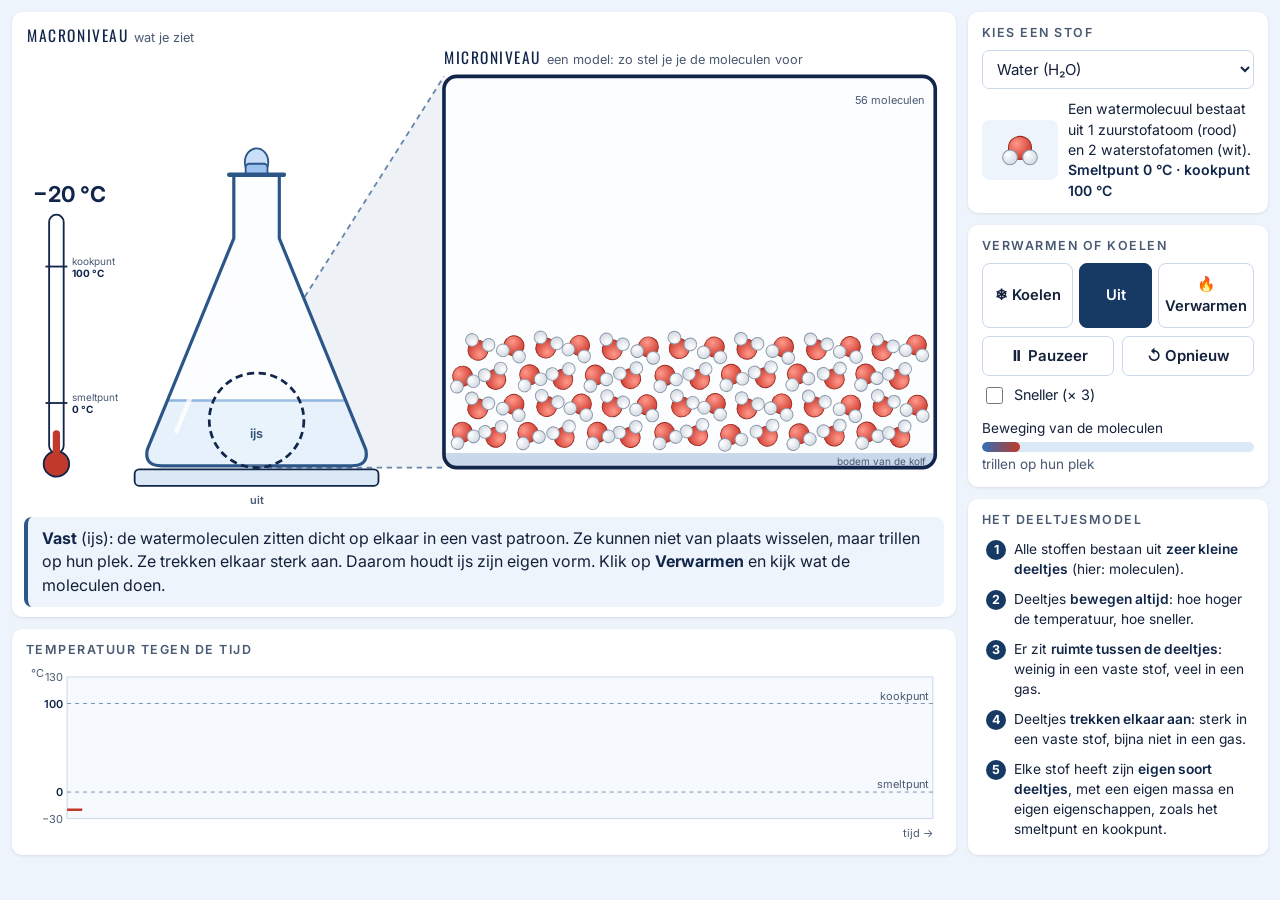
<file: materialen/3hv/h3/faseovergangen/index.html>
<!doctype html>
<html lang="nl">
<head>
<meta charset="utf-8">
<meta name="viewport" content="width=device-width, initial-scale=1">
<title>Deeltjesmodel: faseovergangen</title>
<link rel="preconnect" href="https://fonts.googleapis.com">
<link rel="preconnect" href="https://fonts.gstatic.com" crossorigin>
<link href="https://fonts.googleapis.com/css2?family=Inter:wght@400;500;600;700&family=Oswald:wght@500;600&display=swap" rel="stylesheet">
<style>
  :root {
    --navy: #11264a; --navy2: #163a63; --navy3: #2c5687;
    --licht: #eef4fb; --licht2: #dbe8f5; --rand: #c9d8ea;
    --tekst: #14213a; --zacht: #4a5a72;
    --warm: #c0392b; --koud: #2f6fb5;
    --kop: "Oswald", "Arial Narrow", Arial, sans-serif;
  }
  * { box-sizing: border-box; }
  html, body { margin: 0; }
  body {
    font-family: Inter, "Helvetica Neue", Arial, sans-serif; color: var(--tekst);
    background: var(--licht); line-height: 1.45; font-size: 15px; -webkit-font-smoothing: antialiased;
  }
  button, select { font: inherit; color: inherit; }
  button { cursor: pointer; }
  [hidden] { display: none !important; }

  .scherm { padding: 12px; }
  .app { display: grid; grid-template-columns: minmax(0, 1fr) 300px; gap: 12px; align-items: stretch; }
  .kaart { background: #fff; border-radius: 10px; box-shadow: 0 1px 3px rgba(11,26,51,.1); padding: 12px 14px; min-width: 0; }
  .kaart h2 { margin: 0 0 8px; font-size: .78rem; letter-spacing: .12em; text-transform: uppercase; color: var(--zacht); font-weight: 600; }
  .paneel, .links { display: flex; flex-direction: column; gap: 12px; min-width: 0; }

  .podium { padding: 8px; }
  #veld { width: 100%; height: auto; display: block; max-height: 74vh; user-select: none; -webkit-user-select: none; }
  .onderschrift {
    margin: 6px 4px 2px; padding: 10px 14px; border-radius: 8px; background: var(--licht);
    border-left: 4px solid var(--navy3); min-height: 5.6em; font-size: 1rem;
  }
  .onderschrift b { color: var(--navy); }

  select { width: 100%; padding: 8px 10px; border-radius: 7px; border: 1px solid var(--rand); background: #fff; }
  .stofinfo { display: flex; gap: 10px; align-items: center; margin-top: 10px; font-size: .88rem; }
  .stofinfo svg { width: 76px; height: 60px; flex: 0 0 auto; background: var(--licht); border-radius: 8px; }
  .stofinfo p { margin: 0; }
  .stofinfo .pt { font-weight: 600; color: var(--navy); }
  .klein { font-size: .82rem; color: var(--zacht); margin: 8px 0 0; }

  .seg { display: grid; grid-template-columns: 1fr .8fr 1fr; gap: 6px; }
  .seg button { padding: 10px 6px; border-radius: 8px; border: 1px solid var(--rand); background: #fff; font-weight: 600; font-size: .92rem; }
  .seg button[data-modus="warm"][aria-pressed="true"] { background: var(--warm); border-color: var(--warm); color: #fff; }
  .seg button[data-modus="koud"][aria-pressed="true"] { background: var(--koud); border-color: var(--koud); color: #fff; }
  .seg button[data-modus="uit"][aria-pressed="true"] { background: var(--navy2); border-color: var(--navy2); color: #fff; }
  .knoppen { display: flex; gap: 8px; margin-top: 8px; }
  .knoppen button { flex: 1; padding: 8px 10px; border-radius: 7px; border: 1px solid var(--rand); background: #fff; font-weight: 600; }
  label.optie { display: flex; gap: 8px; align-items: center; font-size: .9rem; margin-top: 8px; cursor: pointer; }
  label.optie input { width: 17px; height: 17px; accent-color: var(--navy2); }

  .meter { margin-top: 12px; font-size: .85rem; }
  .meter .baan { height: 10px; border-radius: 99px; background: var(--licht2); overflow: hidden; margin: 4px 0 3px; }
  .meter .baan i { display: block; height: 100%; width: 0; border-radius: 99px; background: linear-gradient(90deg, var(--koud), var(--warm)); }
  .meter span { color: var(--zacht); }

  .kaart.graf, .kaart.dm { flex: 1 1 auto; }          /* onderkant grafiek = onderkant deeltjesmodel */
  .kaart.graf { display: flex; flex-direction: column; }
  .grafvak { flex: 1 1 auto; min-height: 140px; position: relative; }
  #grafiek { position: absolute; inset: 0; width: 100%; height: 100%; display: block; }
  #grafiek text { font-family: Inter, Arial, sans-serif; }

  ol.model { margin: 0; padding-left: 0; list-style: none; counter-reset: m; display: grid; gap: 4px; font-size: .86rem; }
  ol.model li { counter-increment: m; display: flex; gap: 8px; padding: 3px 4px; }
  ol.model li::before { content: counter(m); flex: 0 0 20px; height: 20px; border-radius: 50%; background: var(--navy2); color: #fff;
                        font-weight: 700; font-size: .78rem; display: grid; place-items: center; }
  ol.model b { color: var(--navy); font-weight: 600; }

  svg text { font-family: Inter, Arial, sans-serif; }
  .titel { font-family: var(--kop); font-size: 17px; letter-spacing: .1em; fill: var(--navy); }
  .titel tspan.z { font-family: Inter, Arial, sans-serif; letter-spacing: 0; font-size: 14px; fill: var(--zacht); }
  .lab { font-size: 14px; font-weight: 600; fill: var(--navy2); text-anchor: middle; }
  .lab-z { font-size: 12px; fill: var(--zacht); text-anchor: middle; }

  @media (max-width: 760px) {
    .app { display: flex; flex-direction: column; align-items: stretch; }
    .paneel, .links { display: contents; }
    .kaart.stof { order: 1; }
    .kaart.bediening { order: 2; }
    .podium { order: 3; }
    .kaart.graf { order: 4; }
    .kaart.dm { order: 5; }
    #veld { max-height: none; }
    .scherm { padding: 8px; }
    #veld { max-height: none; }
  }
</style>
</head>
<body>
<main class="scherm">
  <div class="app">
    <div class="links">
    <div class="kaart podium">
      <svg id="veld" viewBox="0 0 1020 540" role="img" aria-label="Kolf met een stof (macroniveau) en ingezoomd de moleculen (microniveau)"></svg>
      <div class="onderschrift" id="onderschrift" aria-live="polite"></div>
    </div>
    <div class="kaart graf">
      <h2>Temperatuur tegen de tijd</h2>
      <div class="grafvak"><svg id="grafiek" viewBox="0 0 640 140" role="img" aria-label="Grafiek van de temperatuur tegen de tijd"></svg></div>
    </div>
    </div>

    <div class="paneel">
      <div class="kaart stof">
        <h2>Kies een stof</h2>
        <select id="stof" aria-label="Stof">
          <optgroup label="Zuivere stoffen">
            <option value="water">Water (H₂O)</option>
            <option value="ethanol">Ethanol, alcohol (C₂H₆O)</option>
            <option value="co2">Koolstofdioxide (CO₂)</option>
          </optgroup>
          <optgroup label="Mengsel">
            <option value="alcoholwater">Water met ethanol</option>
          </optgroup>
        </select>
        <div class="stofinfo">
          <svg id="mol-voorbeeld" viewBox="-38 -30 76 60" aria-hidden="true"></svg>
          <p id="stofinfo"></p>
        </div>
      </div>

      <div class="kaart bediening">
        <h2>Verwarmen of koelen</h2>
        <div class="seg" role="group" aria-label="Verwarmen of koelen">
          <button data-modus="koud" aria-pressed="false">❄ Koelen</button>
          <button data-modus="uit" aria-pressed="true">Uit</button>
          <button data-modus="warm" aria-pressed="false">🔥 Verwarmen</button>
        </div>
        <div class="knoppen">
          <button id="pauze">⏸ Pauzeer</button>
          <button id="opnieuw">↺ Opnieuw</button>
        </div>
        <label class="optie"><input type="checkbox" id="snel"> Sneller (× 3)</label>
        <div class="meter">
          Beweging van de moleculen
          <div class="baan"><i id="meter"></i></div>
          <span id="meter-tekst"></span>
        </div>
      </div>

      <div class="kaart dm">
        <h2>Het deeltjesmodel</h2>
        <ol class="model" id="model">
          <li><span>Alle stoffen bestaan uit <b>zeer kleine deeltjes</b> (hier: moleculen).</span></li>
          <li><span>Deeltjes <b>bewegen altijd</b>: hoe hoger de temperatuur, hoe sneller.</span></li>
          <li><span>Er zit <b>ruimte tussen de deeltjes</b>: weinig in een vaste stof, veel in een gas.</span></li>
          <li><span>Deeltjes <b>trekken elkaar aan</b>: sterk in een vaste stof, bijna niet in een gas.</span></li>
          <li><span>Elke stof heeft zijn <b>eigen soort deeltjes</b>, met een eigen massa en eigen eigenschappen, zoals het smeltpunt en kookpunt.</span></li>
        </ol>
      </div>
    </div>
  </div>
</main>

<script>
"use strict";
/* =====================================================================
   Deeltjesmodel: faseovergangen (§3.2)
   Links het macroniveau (kolf met ballon, thermometer), rechts het
   microniveau (een model van de moleculen in een klein, ingezoomd stukje). De toestand volgt uit de
   hoeveelheid toegevoerde warmte H: tijdens een faseovergang blijft de
   temperatuur gelijk tot de overgang klaar is.
   ===================================================================== */

const NS = "http://www.w3.org/2000/svg";
const W = 540, H = 430, BODEM = 414;          // microvenster (binnenmaten)
const KOLF_X = 70;                              // kolf staat 70 naar rechts, links ervan de thermometer
const ZICHT = 0.2;
const ZWAARTE = 1400;                             // houdt de vloeistof onderin                              // deel van de gasmoleculen dat in beeld blijft (gas: ver uit elkaar)

/* Atomen per molecuul: [element, x, y, straal]. Kleuren als in molecuulmodellen: O rood, H wit, C zwart. */
const STOFFEN = {
  water: {
    naam: "water", formule: "H₂O", deeltjes: "watermoleculen", molecuul: "watermolecuul",
    vast: "ijs", vloei: "water", gas: "waterdamp",
    bouw: "1 zuurstofatoom (rood) en 2 waterstofatomen (wit)",
    grenzen: [{ T: 0, L: 50, van: "s", naar: "l" }, { T: 100, L: 80, van: "l", naar: "g" }],
    Tmin: -30, Tmax: 130, Tstart: -20, drijft: true,
    atomen: [["O", 0, -2, 11], ["H", -9.5, 7, 7], ["H", 9.5, 7, 7]],
    d: 34, rooster: { rows: 4, dx: 37, dy: 32, hex: true },
    hoek: (c, r) => ((c + r) % 2 ? Math.PI : 0) + (r % 2 ? .35 : -.35),
    kleurVast: "#e6f1fc", randVast: "#8fb6e0", kleurVloei: "rgba(110,165,225,.42)"
  },
  ethanol: {
    naam: "ethanol", formule: "C₂H₆O", deeltjes: "ethanolmoleculen", molecuul: "ethanolmolecuul",
    vast: "vaste ethanol", vloei: "ethanol", gas: "ethanoldamp",
    bouw: "2 koolstofatomen (zwart), 6 waterstofatomen (wit) en 1 zuurstofatoom (rood)",
    grenzen: [{ T: -114, L: 45, van: "s", naar: "l" }, { T: 78, L: 70, van: "l", naar: "g" }],
    Tmin: -135, Tmax: 105, Tstart: 20, drijft: false,
    atomen: [["C", -14, 3, 9.5], ["C", 2, -4, 9.5], ["O", 17, 3, 9.5],
             ["H", -24, -2, 6], ["H", -19, 13, 6], ["H", -13, -9, 6],
             ["H", -3, -15, 6], ["H", 9, -14, 6], ["H", 26, -3, 5.5]],
    d: 48, rooster: { rows: 4, dx: 54, dy: 38, hex: true },
    hoek: (c, r) => (r % 2 ? Math.PI : 0) + (c % 2 ? .15 : -.15),
    kleurVast: "#f1f4f8", randVast: "#a9b6c6", kleurVloei: "rgba(150,185,225,.36)"
  },
  /* Mengsel van twee vloeistoffen: water met 40 volumeprocent ethanol (zoals wodka). Alleen het kooktraject:
     het koken begint bij ± 84 °C; de damp bevat veel ethanol, de vloeistof krijgt steeds meer water,
     tot er (bijna) alleen water over is dat kookt bij 100 °C. Stollen begint pas bij ± −23 °C; dat zit er niet in. */
  alcoholwater: {
    naam: "water met ethanol", deeltjes: "moleculen", mengsel: true, startFase: "l", Tlaagst: -23,
    vloei: "water met ethanol", gas: "damp (water en ethanol)", vast: "",
    soorten: [["ethanol", .13], ["water", .87]],          // aantalverhouding van de moleculen bij 40 vol% ethanol
    grenzen: [{ T: 84, T2: 100, L: 80, van: "l", naar: "g" }],
    Tmin: -10, Tmax: 125, Tstart: 20, drijft: false,
    atomen: [["O", 0, -2, 11], ["H", -9.5, 7, 7], ["H", 9.5, 7, 7]],
    d: 38, rooster: { rows: 4, dx: 40, dy: 34, hex: true },
    hoek: () => 0,
    kleurVast: "#f1f4f8", randVast: "#a9b6c6", kleurVloei: "rgba(120,170,225,.40)"
  },
  co2: {
    naam: "koolstofdioxide", formule: "CO₂", deeltjes: "koolstofdioxidemoleculen", molecuul: "koolstofdioxidemolecuul",
    vast: "droogijs", vloei: "vloeibaar koolstofdioxide", gas: "koolstofdioxidegas",
    bouw: "1 koolstofatoom (zwart) en 2 zuurstofatomen (rood)",
    grenzen: [{ T: -78, L: 90, van: "s", naar: "g" }],
    Tmin: -120, Tmax: 20, Tstart: -100, drijft: false,
    atomen: [["C", 0, 0, 10], ["O", -17, 0, 10.5], ["O", 17, 0, 10.5]],
    d: 42, rooster: { rows: 4, dx: 48, dy: 46, hex: false },
    hoek: (c, r) => ((c + r) % 2 ? Math.PI / 4 : -Math.PI / 4),
    kleurVast: "#f7f9fb", randVast: "#b7c2cf", kleurVloei: "rgba(150,185,225,.36)"
  }
};
const KLEUR = { O: "url(#gO)", H: "url(#gH)", C: "url(#gC)" };
const RAND = { O: "#9b2a20", H: "#8a97a8", C: "#15181c" };
const OVERGANG = {
  sl: ["smelten", "stollen", "vast", "vloeibaar"],
  lg: ["verdampen", "condenseren", "vloeibaar", "gas"],
  sg: ["sublimeren", "rijpen", "vast", "gas"]
};

/* ---------- toestand ---------- */
let st, Hwarmte, Hmax, modus = "uit", pauze = false, tijd = 0, limiet = null;
let P = [], sites = [], N = 0, zak = 0;
let metingen = [], volgendeMeting = 0, grafTijd = 0, wachtOvergang = 0, wachtZicht = 0, sleutelOud = "";
let bellen = [], volgendeBel = 0, volgendeWissel = 0;

const $ = id => document.getElementById(id);
const fmt = t => (Math.round(t) < 0 ? "−" : "") + Math.abs(Math.round(t));
const cap = s => s.charAt(0).toUpperCase() + s.slice(1);

function totaalH(stof) {
  let h = 0, T = stof.Tmin;
  for (const g of stof.grenzen) { h += g.T - T + g.L; T = g.T2 ?? g.T; }
  return h + stof.Tmax - T;
}
function Hbij(stof, Tdoel) {                    // warmte bij een temperatuur buiten een overgang
  let h = 0, T = stof.Tmin;
  for (const g of stof.grenzen) {
    if (Tdoel <= g.T) return h + Tdoel - T;
    h += g.T - T + g.L; T = g.T2 ?? g.T;
  }
  return h + Tdoel - T;
}
function toestand(h, stof = st) {
  let T = stof.Tmin, rest = h, fase = stof.startFase || "s";
  for (const g of stof.grenzen) {
    const dT = g.T - T;
    if (rest <= dT) return { T: T + rest, f: { [fase]: 1 }, op: null, fase };
    rest -= dT; T = g.T;
    if (rest < g.L) { const x = rest / g.L; return { T: T + ((g.T2 ?? T) - T) * x, f: { [g.van]: 1 - x, [g.naar]: x }, op: g, x }; }
    rest -= g.L; fase = g.naar; T = g.T2 ?? g.T;
  }
  return { T: T + rest, f: { [fase]: 1 }, op: null, fase };
}
function relatief(T) { return Math.max(0, Math.min(1, (T - st.Tmin) / (st.Tmax - st.Tmin))); }
function bereik(fase) {                          // temperatuurgebied van een fase, voor de beweeglijkheid
  const gr = st.grenzen;
  if (fase === "s") return [st.Tmin, gr[0].T];
  if (fase === "g") return [gr[gr.length - 1].T2 ?? gr[gr.length - 1].T, st.Tmax];
  if (gr[0].van === "l") return [st.Tmin, gr[0].T];      // mengsel zonder vaste fase
  return [gr[0].T2 ?? gr[0].T, gr[1].T];
}
function binnenFase(fase, T) { const [a, b] = bereik(fase); return Math.max(0, Math.min(1, (T - a) / (b - a))); }

/* ---------- SVG-hulp ---------- */
function maak(tag, attrs, ouder, tekst) {
  const el = document.createElementNS(NS, tag);
  for (const k in attrs) el.setAttribute(k, attrs[k]);
  if (tekst != null) el.textContent = tekst;
  if (ouder) ouder.appendChild(el);
  return el;
}
function tekenMolecuul(ouder, stof) {
  const g = maak("g", {}, ouder);
  for (const [el, x, y, r] of stof.atomen)
    maak("circle", { cx: x, cy: y, r, fill: KLEUR[el], stroke: RAND[el], "stroke-width": 1 }, g);
  return g;
}

const veld = $("veld");
let E = {};   // verwijzingen naar elementen die elk beeld veranderen

function bouwVeld() {
  veld.innerHTML = "";
  const defs = maak("defs", {}, veld);
  const grad = (id, licht, donker) => {
    const rg = maak("radialGradient", { id, cx: "35%", cy: "32%", r: "70%" }, defs);
    maak("stop", { offset: "0", "stop-color": licht }, rg);
    maak("stop", { offset: "1", "stop-color": donker }, rg);
  };
  grad("gO", "#ff9a8c", "#cf3a2e"); grad("gH", "#ffffff", "#d3dae3"); grad("gC", "#7a828d", "#262a30");
  const kolfPad = "M165,170 L165,240 L70,472 Q66,490 86,490 L294,490 Q314,490 310,472 L215,240 L215,170 Z";
  const cp = maak("clipPath", { id: "kolf-binnen" }, defs); maak("path", { d: kolfPad }, cp);
  const cm = maak("clipPath", { id: "micro-binnen" }, defs); maak("rect", { x: 0, y: 0, width: W, height: H, rx: 14 }, cm);
  const lg = maak("linearGradient", { id: "plaat-warm", x1: 0, y1: 0, x2: 0, y2: 1 }, defs);
  maak("stop", { offset: 0, "stop-color": "#f07a3c" }, lg); maak("stop", { offset: 1, "stop-color": "#c0392b" }, lg);

  // verbinding ingezoomd stukje → microvenster (achter alles)
  E.kegel = maak("polygon", { fill: "rgba(44,86,135,.08)", stroke: "none" }, veld);
  E.lijn1 = maak("line", { stroke: "#2c5687", "stroke-width": 2, "stroke-dasharray": "6 5", opacity: .7 }, veld);
  E.lijn2 = maak("line", { stroke: "#2c5687", "stroke-width": 2, "stroke-dasharray": "6 5", opacity: .7 }, veld);

  /* ===== macroniveau ===== */
  let m = E.macro = maak("g", {}, veld);
  const t1 = maak("text", { x: 8, y: 24, class: "titel" }, m, "MACRONIVEAU ");
  maak("tspan", { class: "z" }, t1, "wat je ziet");
  const th = maak("g", {}, m);                    // thermometer links
  m = maak("g", { transform: `translate(${KOLF_X} 0)` }, m);   // kolf rechts daarvan
  // ballon
  E.ballon = maak("ellipse", { cx: 190, fill: "rgba(156,195,240,.55)", stroke: "#2c5687", "stroke-width": 2 }, m);
  E.ballonGas = maak("ellipse", { cx: 190, fill: "#8fb6e0", opacity: 0 }, m);
  maak("rect", { x: 178, y: 158, width: 24, height: 20, rx: 4, fill: "#9cc3f0", stroke: "#2c5687", "stroke-width": 2 }, m);
  // kolf: binnenkant
  const binnen = maak("g", { "clip-path": "url(#kolf-binnen)" }, m);
  maak("path", { d: kolfPad, fill: "#fbfdff" }, binnen);
  E.gasTint = maak("path", { d: kolfPad, fill: "#8fb6e0", opacity: 0 }, binnen);
  E.vloei = maak("rect", { x: 60, width: 260, fill: "rgba(110,165,225,.42)" }, binnen);
  E.vloeiRand = maak("line", { x1: 60, x2: 320, stroke: "#5f93cc", "stroke-width": 2 }, binnen);
  E.bellen = maak("g", {}, binnen);
  E.vast = maak("rect", { x: 60, width: 260 }, binnen);                 // vaste stof: een laag in de vorm van de kolf
  E.vastRand = maak("line", { x1: 60, x2: 320, "stroke-width": 2.5 }, binnen);
  E.vastOnder = maak("line", { x1: 60, x2: 320, "stroke-width": 1.5, "stroke-dasharray": "4 3" }, binnen);
  // kolf: glas
  maak("path", { d: kolfPad, fill: "none", stroke: "#2c5687", "stroke-width": 3.5, "stroke-linejoin": "round" }, m);
  maak("path", { d: "M160,170 L220,170", stroke: "#2c5687", "stroke-width": 5, "stroke-linecap": "round" }, m);
  maak("path", { d: "M180,262 L102,452", stroke: "#fff", "stroke-width": 5, "stroke-linecap": "round", opacity: .8 }, m);
  // labels in de kolf
  E.labVast = maak("text", { class: "lab" }, m);
  E.labVloei = maak("text", { class: "lab" }, m);
  E.labGas = maak("text", { class: "lab", x: 190, y: 350 }, m);
  E.labGas2 = maak("text", { class: "lab-z", x: 190, y: 367 }, m, "(gas, onzichtbaar)");
  // verwarm-/koelplaat
  E.plaat = maak("rect", { x: 56, y: 494, width: 268, height: 18, rx: 5, stroke: "#11264a", "stroke-width": 2 }, m);
  E.plaatTekst = maak("text", { x: 190, y: 532, class: "lab-z", "font-weight": 600 }, m);
  // thermometer
  maak("rect", { x: 32, y: 214, width: 16, height: 262, rx: 8, fill: "#fff", stroke: "#11264a", "stroke-width": 2 }, th);
  maak("circle", { cx: 40, cy: 488, r: 14, fill: "#c0392b", stroke: "#11264a", "stroke-width": 2 }, th);
  E.kwik = maak("rect", { x: 36, width: 8, rx: 4, fill: "#c0392b" }, th);
  E.temp = maak("text", { x: 14, y: 200, "font-size": 24, "font-weight": 700, fill: "#11264a" }, th);
  E.streepjes = maak("g", {}, th);
  // inzoomcirkel
  // ingezoomd stukje (geen vergrootglas: moleculen zijn daarmee niet te zien)
  maak("circle", { cx: 190, cy: 440, r: 52, fill: "rgba(255,255,255,.12)", stroke: "#11264a", "stroke-width": 3, "stroke-dasharray": "8 5" }, m);

  /* ===== microniveau ===== */
  const u = E.micro = maak("g", {}, veld);
  const t2 = maak("text", { x: 0, y: -14, class: "titel" }, u, "MICRONIVEAU ");
  maak("tspan", { class: "z" }, t2, "een model: zo stel je je de moleculen voor");
  maak("rect", { x: 0, y: 0, width: W, height: H, rx: 14, fill: "#fbfdff" }, u);
  const ub = maak("g", { "clip-path": "url(#micro-binnen)" }, u);
  maak("rect", { x: 0, y: BODEM, width: W, height: H - BODEM, fill: "#c9d8ea" }, ub);
  maak("text", { x: W - 10, y: H - 3, "text-anchor": "end", "font-size": 11, fill: "#4a5a72" }, ub, "bodem van de kolf");
  E.deeltjes = maak("g", {}, ub);
  maak("rect", { x: 0, y: 0, width: W, height: H, rx: 14, fill: "none", stroke: "#11264a", "stroke-width": 4 }, u);
  E.badge = maak("g", { opacity: 0 }, u);
  E.badgeRect = maak("rect", { x: 12, y: 12, height: 30, rx: 15, fill: "#163a63" }, E.badge);
  E.badgeTekst = maak("text", { x: 26, y: 32, fill: "#fff", "font-size": 15, "font-weight": 600 }, E.badge);
  E.telTekst = maak("text", { x: W - 12, y: 30, "text-anchor": "end", "font-size": 12, fill: "#4a5a72" }, u);

  indeling();
}

/* breed scherm: naast elkaar; smal scherm: onder elkaar */
let smal = null;
function indeling() {
  const nuSmal = veld.getBoundingClientRect().width < 560;
  if (nuSmal === smal) return;
  smal = nuSmal;
  let mx, my, ux, uy;
  if (smal) { veld.setAttribute("viewBox", "0 0 560 1030"); mx = 48; my = 0; ux = 10; uy = 586; }
  else { veld.setAttribute("viewBox", "0 0 1020 540"); mx = 0; my = 0; ux = 466; uy = 62; }
  E.macro.setAttribute("transform", `translate(${mx} ${my})`);
  E.micro.setAttribute("transform", `translate(${ux} ${uy})`);
  const cx = mx + KOLF_X + 190, cy = my + 440, r = 52;
  let a, b, c, d;
  if (smal) { a = [cx - r, cy]; b = [ux, uy]; c = [ux + W, uy]; d = [cx + r, cy]; }
  else { a = [cx, cy - r]; b = [ux, uy]; c = [ux, uy + H]; d = [cx, cy + r]; }
  E.kegel.setAttribute("points", [a, b, c, d].map(p => p.join(",")).join(" "));
  [[E.lijn1, a, b], [E.lijn2, d, c]].forEach(([l, p, q]) => {
    l.setAttribute("x1", p[0]); l.setAttribute("y1", p[1]); l.setAttribute("x2", q[0]); l.setAttribute("y2", q[1]);
  });
}

/* ---------- deeltjes ---------- */
/* Het rooster van de vaste stof loopt over de hele breedte: in beeld zie je een stukje
   binnen in het blok. Zo bevriest een vloeistof op de plek waar hij is. */
function maakSites() {
  const ro = st.rooster, extra = ro.hex ? .5 : 0;
  const cols = Math.floor((W - 36) / ro.dx - extra) + 1, br = (cols - 1 + extra) * ro.dx;
  sites = [];
  for (let r = 0; r < ro.rows; r++)
    for (let c = 0; c < cols; c++) {
      const x = W / 2 - br / 2 + (c + (ro.hex && r % 2 ? .5 : 0)) * ro.dx;
      const y = BODEM - ro.dy * .62 - r * ro.dy;
      sites.push({ x, y, r, hoek: st.hoek(c, r) });
    }
  N = sites.length;
}
/* Volgorde: water bevriest bovenaan (ijs drijft) en smelt onderaan (bij de verwarmplaat);
   andere stoffen bevriezen vanaf de koude bodem en smelten bovenaan. */
function rijVast(hoogste) {               // een vast molecuul uit de hoogste of laagste rij
  const vast = P.filter(p => p.st === "s");
  if (!vast.length) return null;
  const rij = (hoogste ? Math.max : Math.min)(...vast.map(p => sites[p.site].r));
  const kandidaten = vast.filter(p => sites[p.site].r === rij);
  return kandidaten[Math.floor(Math.random() * kandidaten.length)];
}
function vrijeRijSite(van, bovenaan) {          // lege plek in de rij waar het vaste stof aangroeit
  const vrij = vrijeSites();
  const rij = (bovenaan ? Math.max : Math.min)(...vrij.map(i => sites[i].r));
  let best = -1, bd = Infinity;
  for (const i of vrij) {
    if (sites[i].r !== rij) continue;
    const q = dichtstbij(van, sites[i].x, sites[i].y);
    const dd = q ? (q.x - sites[i].x) ** 2 + (q.y - sites[i].y) ** 2 : Math.abs(sites[i].x - W / 2);
    if (dd < bd) { bd = dd; best = i; }
  }
  return best;
}

function nieuwDeeltje(soort) {                   // soort: alleen bij een mengsel ("water" of "ethanol")
  const p = { x: W / 2, y: BODEM - 40, vx: 0, vy: 0, hoek: Math.random() * 6.28, vh: 0, st: "weg", site: -1, soort,
              vertrek: false, binnen: true, fx: Math.random() * 6.28, fy: Math.random() * 6.28, fr: .8 + Math.random() * .5 };
  if (soort === "ethanol") {                        // in het mengsel iets kleiner getekend, zodat de moleculen even groot botsen
    p.el = maak("g", {}, E.deeltjes);
    tekenMolecuul(p.el, STOFFEN.ethanol).setAttribute("transform", "scale(.8)");
  } else p.el = tekenMolecuul(E.deeltjes, soort ? STOFFEN[soort] : st);
  return p;
}

function doelen(f) {
  const nS = Math.round((f.s || 0) * N);
  const nG = Math.min(N - nS, Math.round((f.g || 0) * N));
  return { nS, nG, nL: N - nS - nG, zicht: nG ? Math.max(1, Math.round(nG * ZICHT)) : 0 };
}
function tel() {
  const c = { s: 0, l: 0, g: 0, weg: 0, zicht: 0 };
  for (const p of P) { c[p.st]++; if (p.st === "g" && !p.vertrek) c.zicht++; }
  return c;
}

function plaatsBegin() {
  E.deeltjes.innerHTML = "";
  P = [];
  if (st.mengsel) {                                 // moleculen van beide stoffen, door elkaar
    const nE = Math.round(st.soorten[0][1] * N);
    const lijst = Array.from({ length: N }, (_, i) => i < nE ? "ethanol" : "water").sort(() => Math.random() - .5);
    for (const s of lijst) P.push(nieuwDeeltje(s));
  } else for (let i = 0; i < N; i++) P.push(nieuwDeeltje());
  const d = doelen(toestand(Hwarmte).f);
  const volg = sites.map((s, i) => i).sort((a, b) => sites[a].r - sites[b].r || Math.abs(sites[a].x - W / 2) - Math.abs(sites[b].x - W / 2));
  let i = 0;
  for (let k = 0; k < d.nS; k++, i++) { const p = P[i], s = sites[volg[k]]; p.st = "s"; p.site = volg[k]; p.x = s.x; p.y = s.y; p.hoek = s.hoek; }
  const perRij = Math.floor((W - 20) / (st.d * 1.02));
  for (let k = 0; k < d.nL; k++, i++) {
    const p = P[i]; p.st = "l";
    p.x = 10 + st.d / 2 + (k % perRij) * st.d * 1.02 + Math.random() * 3;
    p.y = BODEM - st.d / 2 - Math.floor(k / perRij) * st.d * .95;
  }
  for (let k = 0; k < d.nG; k++, i++) {
    const p = P[i];
    if (k < d.zicht) { p.st = "g"; p.binnen = true; p.x = 30 + Math.random() * (W - 60); p.y = 30 + Math.random() * (BODEM - 80); const a = Math.random() * 6.28; p.vx = Math.cos(a) * 200; p.vy = Math.sin(a) * 200; }
  }
  zak = 0;
}

function vrijeSites() {
  const bezet = new Set(P.filter(p => p.st === "s").map(p => p.site));
  return sites.map((s, i) => i).filter(i => !bezet.has(i));
}
function dichtstbij(lijst, x, y) {
  let best = null, bd = Infinity;
  for (const p of lijst) { const dd = (p.x - x) ** 2 + (p.y - y) ** 2; if (dd < bd) { bd = dd; best = p; } }
  return best;
}
function binnenkomen(p, nieuweStaat) {           // een molecuul komt van buiten beeld binnen
  const D = st.d, kant = nieuweStaat === "g" ? Math.floor(Math.random() * 3) : 0;
  const v = nieuweStaat === "g" ? gasSnelheid() : 220;
  if (kant === 0) {                                 // van boven
    p.x = 30 + Math.random() * (W - 60); p.y = -D;
    const a = Math.PI / 2 + (Math.random() - .5) * 1.6; p.vx = Math.cos(a) * v; p.vy = Math.sin(a) * v;
  } else {                                          // van links of rechts
    p.x = kant === 1 ? -D : W + D; p.y = 30 + Math.random() * (BODEM - 100);
    const a = (Math.random() - .5) * 1.6; p.vx = Math.cos(a) * v * (kant === 1 ? 1 : -1); p.vy = Math.sin(a) * v;
  }
  p.st = nieuweStaat; p.vertrek = false; p.binnen = false;
}
function gasSnelheid() { return 130 + 380 * relatief(toestand(Hwarmte).T); }

function overgangen(tst, dt) {
  wachtOvergang -= dt; wachtZicht -= dt;
  const c = tel(), d = doelen(tst.f);
  if (wachtOvergang <= 0) {
    wachtOvergang = .05;
    const zichtbaarGas = P.filter(p => p.st === "g" && !p.vertrek);
    if (c.s > d.nS) {                                     // smelten of sublimeren
      const naarVloei = c.l < d.nL;
      const p = rijVast(!(naarVloei && st.drijft));
      if (naarVloei) { p.st = "l"; p.vx = p.vy = 0; }
      else { p.st = "g"; p.vx = (Math.random() - .5) * 160; p.vy = -260; p.vertrek = c.zicht >= d.zicht; }
      p.site = -1;
    } else if (c.s < d.nS) {                              // stollen of rijpen
      const uitVloei = c.l > d.nL, bron = uitVloei ? P.filter(q => q.st === "l") : zichtbaarGas;
      const i = vrijeRijSite(bron, uitVloei && st.drijft), s = sites[i];
      let p;
      if (uitVloei) p = dichtstbij(bron, s.x, s.y);
      else {
        p = dichtstbij(zichtbaarGas, s.x, s.y);
        if (!p) { p = P.find(q => q.st === "weg" || (q.st === "g" && q.vertrek)); if (p) binnenkomen(p, "s"); }
      }
      if (p) { p.st = "s"; p.site = i; p.vertrek = false; p.wissel = null; }
    } else if (c.l > d.nL) {                              // verdampen: bovenste molecuul uit de vloeistof
      let p = null;
      for (const q of P) if (q.st === "l" && (!p || q.y < p.y)) p = q;
      if (st.mengsel) {                                   // ethanol verdampt makkelijker: kans op ethanol groter dan het aandeel in de vloeistof
        const v = P.filter(q => q.st === "l"), e = v.filter(q => q.soort === "ethanol"), x = e.length / v.length, a = 6;
        const bovenlaag = q => q.y < p.y + st.d * 2.2;
        const kies = l => l.filter(bovenlaag).sort((m, n) => m.y - n.y)[0];
        const wil = Math.random() < a * x / (1 + (a - 1) * x) ? "ethanol" : "water";
        p = kies(v.filter(q => q.soort === wil)) || p;
      }
      p.wissel = null; p.st = "g"; p.vx = (Math.random() - .5) * 160; p.vy = -280; p.vertrek = c.zicht >= d.zicht;
    } else if (c.l < d.nL) {                              // condenseren
      let p = null;
      for (const q of zichtbaarGas) if (!p || q.y > p.y) p = q;
      if (p && st.mengsel) {                              // bij condenseren wordt vooral water eerst vloeibaar
        const w = zichtbaarGas.filter(q => q.soort === "water");
        if (w.length && Math.random() < .7) p = w.reduce((m, q) => q.y > m.y ? q : m);
      }
      if (p) p.st = "l";
      else { p = P.find(q => q.st === "weg" || (q.st === "g" && q.vertrek)); if (p) binnenkomen(p, "l"); }
    }
  }
  if (wachtZicht <= 0) {                                  // in een gas zitten de moleculen ver uit elkaar
    wachtZicht = .15;
    const c2 = tel();
    if (c2.zicht > d.zicht) {
      let p = null;
      for (const q of P) if (q.st === "g" && !q.vertrek && (!p || q.y < p.y)) p = q;
      if (p) p.vertrek = true;
    } else if (c2.zicht < d.zicht) {
      const p = P.find(q => q.st === "g" && q.vertrek) || P.find(q => q.st === "weg");
      if (p) { if (p.st === "weg") binnenkomen(p, "g"); else p.vertrek = false; }
    }
  }
}

function natuurkunde(tst, dt) {
  const T = tst.T, D = st.d;
  const sS = binnenFase("s", T), sG = relatief(T);
  const sL = st.grenzen.length > 1 || st.grenzen[0].van === "l" ? binnenFase("l", T) : 0;
  const vg = 130 + 380 * sG;
  const c = tel();

  // ijs dat onderaan smelt, zakt mee tot het op het water ligt
  let doel = 0;
  if (c.s > 0) {
    let minRij = 99; for (const p of P) if (p.st === "s") minRij = Math.min(minRij, sites[p.site].r);
    doel = Math.max(0, minRij * st.rooster.dy - c.l * D * D * .9 / W);
  }
  zak += (doel - zak) * Math.min(1, dt * 1.5);

  // in een vloeistof schuiven moleculen voortdurend langs elkaar heen: twee buren ruilen van plek
  volgendeWissel -= dt;
  if (volgendeWissel <= 0 && c.l > 1) {
    volgendeWissel = .16 - .1 * sL;
    const vrij = P.filter(p => p.st === "l" && !p.wissel);
    const a = vrij[Math.floor(Math.random() * vrij.length)];
    const buren = a ? vrij.filter(q => q !== a && (q.x - a.x) ** 2 + (q.y - a.y) ** 2 < (D * 1.5) ** 2) : [];
    if (buren.length) {
      const b = buren[Math.floor(Math.random() * buren.length)], duur = 1.1 - .45 * sL, kant = Math.random() < .5 ? 1 : -1;
      a.wissel = { x0: a.x, y0: a.y, x1: b.x, y1: b.y, t: 0, duur, kant };
      b.wissel = { x0: b.x, y0: b.y, x1: a.x, y1: a.y, t: 0, duur, kant };
    }
  }

  for (const p of P) {
    if (p.st === "weg") continue;
    if (p.st === "s") {
      const s = sites[p.site], amp = 1 + 3 * sS, w = 7 + 5 * sS;
      const tx = s.x + amp * Math.sin(tijd * w * p.fr + p.fx), ty = s.y + zak + amp * Math.sin(tijd * w * 1.13 * p.fr + p.fy);
      const k = Math.min(1, dt * (Math.abs(tx - p.x) + Math.abs(ty - p.y) > 6 ? 3 : 8));   // rustig op zijn plek schuiven
      p.x += (tx - p.x) * k; p.y += (ty - p.y) * k; p.vx = p.vy = 0;
      let dh = s.hoek + .06 * (1 + sS) * Math.sin(tijd * 5 + p.fx) - p.hoek;
      dh = Math.atan2(Math.sin(dh), Math.cos(dh));
      p.hoek += dh * Math.min(1, dt * 5);
    } else if (p.st === "l") {
      if (p.wissel) {                               // schuift langs een buurmolecuul naar diens plek
        const w = p.wissel; w.t += dt;
        const f = Math.min(1, w.t / w.duur), e = f * f * (3 - 2 * f), bocht = Math.sin(Math.PI * f) * D * .55 * w.kant;
        const dx = w.x1 - w.x0, dy = w.y1 - w.y0, l = Math.hypot(dx, dy) || 1;
        p.x = w.x0 + dx * e - dy / l * bocht; p.y = w.y0 + dy * e + dx / l * bocht;
        p.vx = p.vy = 0;
        if (f >= 1) p.wissel = null;
      } else {
        const K = 2600 + 5200 * sL;
        p.vx += (Math.random() - .5) * 2 * K * dt;
        p.vy += ((Math.random() - .5) * 2 * K + ZWAARTE) * dt;
        const demp = Math.exp(-5 * dt); p.vx *= demp; p.vy *= demp;
        p.x += p.vx * dt; p.y += p.vy * dt;
      }
      p.vh += (Math.random() - .5) * 40 * dt; p.vh *= .97; p.hoek += p.vh * dt;
    } else {
      const v = Math.hypot(p.vx, p.vy) || 1, f = 1 + (vg / v - 1) * Math.min(1, dt * 2);
      p.vx *= f; p.vy *= f;
      p.vy += 40 * dt;
      p.x += p.vx * dt; p.y += p.vy * dt;
      if (!p.vh || Math.abs(p.vh) < .5) p.vh = (Math.random() < .5 ? -1 : 1) * (1 + Math.random() * 2);
      p.hoek += p.vh * dt;
    }
  }

  // botsingen en aantrekking
  const lijst = P.filter(p => p.st !== "weg");
  for (let it = 0; it < 2; it++) {
    for (let i = 0; i < lijst.length; i++) {
      const a = lijst[i];
      for (let j = i + 1; j < lijst.length; j++) {
        const b = lijst[j];
        const aV = a.st === "s" || !!a.wissel, bV = b.st === "s" || !!b.wissel;
        if (aV && bV) continue;
        let dx = b.x - a.x, dy = b.y - a.y, d2 = dx * dx + dy * dy;
        const dmin = (a.st === "g" || b.st === "g") ? D * .9 : D;
        if (d2 > (dmin * 1.6) ** 2) continue;
        let dist = Math.sqrt(d2);
        if (dist < .01) { dx = .01; dy = 0; dist = .01; }
        const nx = dx / dist, ny = dy / dist;
        if (dist < dmin) {
          const wa = aV ? 0 : 1, wb = bV ? 0 : 1, som = wa + wb, ov = dmin - dist;
          a.x -= nx * ov * wa / som; a.y -= ny * ov * wa / som;
          b.x += nx * ov * wb / som; b.y += ny * ov * wb / som;
          const rel = (b.vx - a.vx) * nx + (b.vy - a.vy) * ny;
          if (rel < 0) {
            if (wa && wb) { a.vx += nx * rel; a.vy += ny * rel; b.vx -= nx * rel; b.vy -= ny * rel; }
            else if (wa) { a.vx += 2 * nx * rel; a.vy += 2 * ny * rel; }
            else { b.vx -= 2 * nx * rel; b.vy -= 2 * ny * rel; }
          }
        } else if (it === 0 && a.st !== "g" && b.st !== "g") {   // moleculen in een vloeistof trekken elkaar aan
          const kr = 450 * dt;
          if (a.st === "l") { a.vx += nx * kr; a.vy += ny * kr; }
          if (b.st === "l") { b.vx -= nx * kr; b.vy -= ny * kr; }
        }
      }
    }
    // wanden en bodem
    for (const p of lijst) {
      if (p.st === "s" || p.wissel) continue;
      const r = D / 2;
      if (p.y > BODEM - r) { p.y = BODEM - r; p.vy = -Math.abs(p.vy) * (p.st === "g" ? 1 : .2); }   // de bodem van de kolf
      if (p.st === "g") continue;                     // een gas heeft hier geen wand: het beeld is maar een klein stukje van de kolf
      if (p.x < r) { p.x = r; p.vx = Math.abs(p.vx) * .3; }
      if (p.x > W - r) { p.x = W - r; p.vx = -Math.abs(p.vx) * .3; }
      if (p.y < r) { p.y = r; p.vy = Math.abs(p.vy); }
    }
  }
  // gasmoleculen vliegen uit beeld; er komt dan elders een ander molecuul binnen
  for (const p of lijst) {
    if (p.st !== "g") continue;
    const buiten = p.x < -D || p.x > W + D || p.y < -D;
    if (!p.binnen) { if (p.x > 0 && p.x < W && p.y > 0) p.binnen = true; else if (!buiten) continue; }
    if (!buiten) continue;
    if (p.vertrek) { p.st = "weg"; p.vertrek = false; }
    else binnenkomen(p, "g");
  }
}

/* ---------- tekenen ---------- */
function tekenMicro(tst) {
  for (const p of P) {
    if (p.st === "weg") { p.el.setAttribute("display", "none"); continue; }
    p.el.removeAttribute("display");
    p.el.setAttribute("transform", `translate(${p.x.toFixed(1)} ${p.y.toFixed(1)}) rotate(${(p.hoek * 57.2958).toFixed(1)})`);
  }
  const c = tel();
  const wegTekst = c.weg + (c.g - c.zicht) > 0 ? ` · ${c.weg + c.g - c.zicht} buiten beeld` : "";
  let samen = "";
  if (st.mengsel) {                                 // samenstelling van de vloeistof
    const v = P.filter(p => p.st === "l"), e = v.filter(p => p.soort === "ethanol").length;
    samen = v.length ? `vloeistof: ${e} ethanol, ${v.length - e} water` : `${N} moleculen`;
  }
  E.telTekst.textContent = st.mengsel ? samen : `${N} moleculen${wegTekst}`;

  // naam van de faseovergang
  let tekst = "";
  if (tst.op && modus !== "uit") {
    const o = OVERGANG[tst.op.van + tst.op.naar];
    tekst = modus === "warm" ? `${cap(o[0])}: ${o[2]} → ${o[3]}` : `${cap(o[1])}: ${o[3]} → ${o[2]}`;
  }
  if (tekst !== E.badgeTekst.textContent) {
    E.badgeTekst.textContent = tekst;
    E.badgeRect.setAttribute("width", tekst ? E.badgeTekst.getComputedTextLength() + 28 : 0);
  }
  E.badge.setAttribute("opacity", tekst ? 1 : 0);
}

/* breedte van de binnenkant van de kolf op hoogte y (zie kolfPad) */
function kolfBreedte(y) { return y >= 472 ? 236 : y >= 240 ? 50 + (y - 240) * 190 / 232 : 50; }
/* bovenkant van een laag met volume V die op hoogte yOnder begint */
function kolfHoogte(V, yOnder) {
  let y = yOnder;
  while (V > 0 && y > 172) { const b = kolfBreedte(y - .5); if (V < b) return y - V / b; V -= b; y -= 1; }
  return y;
}
function tekenMacro(tst, dt) {
  const fs = tst.f.s || 0, fl = tst.f.l || 0, fg = tst.f.g || 0;
  /* Vaste stof en vloeistof liggen als lagen in de kolf en nemen de vorm van de kolf aan: een vloeistof
     stolt op de plek waar hij is. Water: ijs drijft (en zet uit) en ligt dus bovenop het water; bij het
     koelen vormt het ijs zich aan het oppervlak, bij het verwarmen smelt het onderaan.
     Andere stoffen: de vaste stof is dichter dan de vloeistof en ligt onderin. */
  const VOL = 222 * 66;                            // volume van alle stof als vloeistof (in de tekening)
  let yL, yLonder, yS, ySonder;
  if (st.drijft) {
    yLonder = 490; yL = kolfHoogte(fl * VOL, 490);
    ySonder = yL; yS = kolfHoogte(fs * VOL * 1.09, yL);
  } else {
    ySonder = 490; yS = kolfHoogte(fs * VOL * .92, 490);
    yLonder = yS; yL = kolfHoogte(fl * VOL, yS);
  }
  const niveau = yLonder - yL, dikVast = ySonder - yS, yLvl = yL;
  E.vloei.setAttribute("y", yL); E.vloei.setAttribute("height", niveau + (st.drijft ? 2 : .5));
  E.vloei.setAttribute("fill", st.kleurVloei);
  const vloeiBoven = niveau > 1 && !(st.drijft && dikVast > .5);   // het vloeistofoppervlak is alleen te zien als er geen ijs op ligt
  E.vloeiRand.setAttribute("y1", yL); E.vloeiRand.setAttribute("y2", yL);
  E.vloeiRand.setAttribute("opacity", vloeiBoven ? 1 : 0);
  E.vast.setAttribute("y", yS); E.vast.setAttribute("height", dikVast + (st.drijft ? .5 : 2));
  E.vast.setAttribute("fill", st.kleurVast); E.vast.setAttribute("display", dikVast > .3 ? "inline" : "none");
  E.vastRand.setAttribute("y1", yS); E.vastRand.setAttribute("y2", yS); E.vastRand.setAttribute("stroke", st.randVast);
  E.vastRand.setAttribute("opacity", dikVast > .3 ? 1 : 0);
  E.vastOnder.setAttribute("y1", ySonder); E.vastOnder.setAttribute("y2", ySonder); E.vastOnder.setAttribute("stroke", st.randVast);
  E.vastOnder.setAttribute("opacity", st.drijft && dikVast > .3 && niveau > 1 ? 1 : 0);
  // labels
  E.labVast.textContent = fs > .12 && dikVast > 14 ? st.vast : "";
  E.labVast.setAttribute("x", 190); E.labVast.setAttribute("y", (yS + ySonder) / 2 + 5);
  const vloeiZicht = niveau > 16 && fl > .05;
  E.labVloei.textContent = vloeiZicht ? st.vloei : "";
  E.labVloei.setAttribute("x", 190); E.labVloei.setAttribute("y", (yL + yLonder) / 2 + 5);
  E.labGas.textContent = fg > .06 ? st.gas : "";
  E.labGas2.setAttribute("display", fg > .06 ? "inline" : "none");
  // gas en ballon (gas neemt veel ruimte in; warmer gas zet verder uit)
  const uitzet = fg > 0 ? (tst.T + 273) / (st.grenzen[st.grenzen.length - 1].T + 273) : 1;
  const R = 15 + 52 * Math.sqrt(Math.min(1.25, fg * uitzet));
  const cy = 170 - R * .92;
  for (const el of [E.ballon, E.ballonGas]) {
    el.setAttribute("cy", cy); el.setAttribute("rx", R * .86); el.setAttribute("ry", R);
  }
  E.ballonGas.setAttribute("opacity", .25 * fg);
  E.gasTint.setAttribute("opacity", .14 * fg);
  // bellen bij het koken
  const koken = tst.op && tst.op.van === "l" && tst.op.naar === "g" && modus === "warm" && !pauze;
  if (koken && niveau > 10 && tijd > volgendeBel) {
    volgendeBel = tijd + .08;
    const b = maak("circle", { cx: 110 + Math.random() * 160, cy: 486, r: 2 + Math.random() * 3, fill: "#fff", stroke: "#5f93cc", "stroke-width": 1.2 }, E.bellen);
    bellen.push({ el: b, y: 486, v: 40 + Math.random() * 40 });
  }
  bellen = bellen.filter(b => {
    b.y -= b.v * dt; b.el.setAttribute("cy", b.y);
    if (b.y < yLvl + 3 || !(tst.f.l > 0)) { b.el.remove(); return false; }
    return true;
  });
  // plaat
  E.plaat.setAttribute("fill", modus === "warm" ? "url(#plaat-warm)" : modus === "koud" ? "#5aaee0" : "#dbe8f5");
  E.plaatTekst.textContent = modus === "warm" ? "verwarmen" : modus === "koud" ? "koelen" : "uit";
  E.plaatTekst.setAttribute("fill", modus === "warm" ? "#c0392b" : modus === "koud" ? "#2f6fb5" : "#4a5a72");
  // thermometer
  const yT = T => 466 - relatief(T) * 240;
  E.kwik.setAttribute("y", yT(tst.T)); E.kwik.setAttribute("height", 480 - yT(tst.T));
  E.temp.textContent = `${fmt(tst.T)} °C`;
}

function tekenStreepjes() {
  E.streepjes.innerHTML = "";
  const yT = T => 466 - relatief(T) * 240;
  if (st.mengsel) {                                 // mengsel: geen punt maar een traject
    st.grenzen.forEach(g => {
      const y1 = yT(g.T2), y2 = yT(g.T);
      maak("rect", { x: 26, y: y1, width: 28, height: y2 - y1, fill: "rgba(194,124,14,.28)", stroke: "#c27c0e", "stroke-width": 1.5 }, E.streepjes);
      maak("text", { x: 57, y: (y1 + y2) / 2 - 2, "font-size": 11, fill: "#4a5a72" }, E.streepjes, g.naar === "l" ? "smelttraject" : "kooktraject");
      maak("text", { x: 57, y: (y1 + y2) / 2 + 11, "font-size": 11, "font-weight": 700, fill: "#11264a" }, E.streepjes, `${fmt(g.T)} tot ${fmt(g.T2)} °C`);
    });
    return;
  }
  st.grenzen.forEach(g => {
    const y = yT(g.T);
    maak("line", { x1: 28, x2: 52, y1: y, y2: y, stroke: "#11264a", "stroke-width": 2 }, E.streepjes);
    const naam = g.naar === "l" ? "smeltpunt" : g.van === "l" ? "kookpunt" : "sublimatiepunt";
    maak("text", { x: 57, y: y - 2, "font-size": 11, fill: "#4a5a72" }, E.streepjes, naam);
    maak("text", { x: 57, y: y + 11, "font-size": 11, "font-weight": 700, fill: "#11264a" }, E.streepjes, `${fmt(g.T)} °C`);
  });
}

/* ---------- grafiek ---------- */
const graf = $("grafiek"), VENSTER = 60;
let gx0 = 40, gx1 = 632, gy0 = 10, gy1 = 116, grafBreed = 0, grafHoog = 0;
let grafLijn;
function bouwGrafiek() {
  graf.innerHTML = "";
  const vak = graf.getBoundingClientRect();     // 1 eenheid = 1 pixel: letters blijven even groot
  grafBreed = Math.max(260, Math.round(vak.width) || 640); grafHoog = Math.max(140, Math.round(vak.height) || 140);
  graf.setAttribute("viewBox", `0 0 ${grafBreed} ${grafHoog}`);
  gx1 = grafBreed - 8; gy1 = grafHoog - 24;
  const yT = T => gy1 - relatief(T) * (gy1 - gy0);
  maak("rect", { x: gx0, y: gy0, width: gx1 - gx0, height: gy1 - gy0, fill: "#f6f9fd", stroke: "#c9d8ea" }, graf);
  if (st.mengsel) st.grenzen.forEach(g => {        // mengsel: het traject als band
    const y1 = yT(g.T2), y2 = yT(g.T);
    maak("rect", { x: gx0, y: y1, width: gx1 - gx0, height: y2 - y1, fill: "rgba(194,124,14,.16)" }, graf);
    maak("text", { x: gx1 - 4, y: y1 - 3, "text-anchor": "end", "font-size": 11, fill: "#7a4d06" }, graf, (g.naar === "l" ? "smelttraject " : "kooktraject ") + `${fmt(g.T)} tot ${fmt(g.T2)} °C`);
  });
  else st.grenzen.forEach(g => {
    const y = yT(g.T);
    maak("line", { x1: gx0, x2: gx1, y1: y, y2: y, stroke: "#2c5687", "stroke-dasharray": "4 4", opacity: .6 }, graf);
    const naam = g.naar === "l" ? "smeltpunt" : g.van === "l" ? "kookpunt" : "sublimatiepunt";
    maak("text", { x: gx1 - 4, y: y - 4, "text-anchor": "end", "font-size": 11, fill: "#4a5a72" }, graf, naam);
    maak("text", { x: gx0 - 4, y: y + 4, "text-anchor": "end", "font-size": 11, fill: "#11264a", "font-weight": 600 }, graf, fmt(g.T));
  });
  [st.Tmin, st.Tmax].forEach(T => maak("text", { x: gx0 - 4, y: yT(T) + 4, "text-anchor": "end", "font-size": 11, fill: "#4a5a72" }, graf, fmt(T)));
  maak("text", { x: 4, y: 10, "font-size": 11, fill: "#4a5a72" }, graf, "°C");
  maak("text", { x: gx1, y: grafHoog - 6, "text-anchor": "end", "font-size": 11, fill: "#4a5a72" }, graf, "tijd →");
  grafLijn = maak("polyline", { fill: "none", stroke: "#c0392b", "stroke-width": 2.5, "stroke-linejoin": "round" }, graf);
}
function tekenGrafiek() {
  const yT = T => gy1 - relatief(T) * (gy1 - gy0);
  const t0 = Math.max(0, grafTijd - VENSTER);
  const lijn = k => metingen.filter(m => m.t >= t0 && m[k] != null)
    .map(m => `${(gx0 + (m.t - t0) / VENSTER * (gx1 - gx0)).toFixed(1)},${yT(m[k]).toFixed(1)}`).join(" ");
  grafLijn.setAttribute("points", lijn("T"));
}

/* ---------- uitleg (hangt af van de stof, de fase en of je verwarmt of koelt) ---------- */
/* mengsel van twee vloeistoffen (water met ethanol): geen kookpunt, maar een kooktraject */
function uitlegMengsel(tst) {
  const T = fmt(tst.T), kk = st.grenzen[0];
  const v = P.filter(p => p.st === "l"), e = v.filter(p => p.soort === "ethanol").length;
  const zuiver = ` Vergelijk met de <b>zuivere stoffen</b>: ethanol kookt bij 78 °C en water bij 100 °C; daar blijft de temperatuur tijdens het koken gelijk.`;
  const richting = { warm: " Je verwarmt: de moleculen gaan steeds sneller bewegen.", koud: " Je koelt: de moleculen gaan steeds langzamer bewegen.", uit: "" }[modus];
  let html;
  if (tst.op) {
    if (modus === "warm") html = `<b>Kooktraject</b> (nu ${T} °C): ethanolmoleculen trekken elkaar minder sterk aan dan watermoleculen en verdampen makkelijker. De damp bevat dus veel ethanol; in de vloeistof blijft steeds meer water over (nu ${e} ethanol- en ${v.length - e} watermoleculen). Daardoor moet het steeds warmer worden om te koken. Het koken begon bij ± ${fmt(kk.T)} °C en eindigt bij ${fmt(kk.T2)} °C, als er alleen water over is.`;
    else if (modus === "koud") html = `<b>Condenseren</b> (nu ${T} °C): de damp wordt weer vloeibaar. Watermoleculen condenseren het makkelijkst, dus eerst ontstaat een vloeistof met veel water; hoe meer ethanol er condenseert, hoe lager de temperatuur. Bij ± ${fmt(kk.T)} °C is alle damp vloeibaar.`;
    else html = `Bij ${T} °C bestaan de vloeistof en de damp naast elkaar. Verwarm om verder te koken of koel om te condenseren.`;
    html += zuiver;
  } else if (tst.fase === "l") {
    html = `<b>Vloeibaar</b>: water met ethanol is een <b>mengsel</b> van twee vloeistoffen (40 % ethanol, zoals in wodka). De watermoleculen en ethanolmoleculen zitten door elkaar en bewegen langs elkaar heen. Een mengsel heeft geen kookpunt, maar een <b>kooktraject</b> (± ${fmt(kk.T)} tot ${fmt(kk.T2)} °C).`
      + (modus === "uit" ? " Klik op <b>Verwarmen</b> en kijk naar de temperatuur in de grafiek." : richting);
  } else {
    html = `<b>Gas</b> (damp van water en ethanol): de moleculen zitten heel ver uit elkaar en vliegen alle kanten op. Damp kun je niet zien.` + richting;
  }
  if (limiet === "max") html += " <b>Warmer kan niet in deze simulatie.</b>";
  if (limiet === "min") html += ` <b>Kouder kan niet in deze simulatie.</b> Dit mengsel wordt pas vast ver onder 0 °C: het stollen begint bij ± ${fmt(st.Tlaagst)} °C.`;
  return html;
}
function uitleg(tst) {
  if (st.mengsel) return uitlegMengsel(tst);
  const T0 = tst.op ? fmt(tst.op.T) : "";
  const richting = { warm: " Je verwarmt: de moleculen gaan steeds sneller bewegen.", koud: " Je koelt: de moleculen gaan steeds langzamer bewegen.", uit: "" }[modus];
  let html;
  if (tst.op) {
    const o = OVERGANG[tst.op.van + tst.op.naar], soort = tst.op.van + tst.op.naar;
    const naamVan = tst.op.van === "s" ? st.vast : st.vloei, naamNaar = tst.op.naar === "l" ? st.vloei : st.gas;
    if (modus === "uit") {
      html = `Bij ${T0} °C kunnen ${naamVan} en ${naamNaar} naast elkaar bestaan. Zolang je niet verwarmt of koelt, blijft dat zo. Verwarm om verder te ${o[0]} of koel om te ${o[1]}.`;
    } else if (soort === "sl" && modus === "warm") {
      html = `<b>Smelten</b> bij ${T0} °C: de ${st.deeltjes} trillen zo hard dat ze loskomen uit het vaste patroon. Ze blijven wel dicht bij elkaar. De warmte is nodig om de moleculen van elkaar los te maken; daarom blijft de temperatuur ${T0} °C tot alles gesmolten is. De moleculen zelf veranderen niet.`
        + (st.drijft ? ` Zie je dat het ijs drijft? Water is een uitzondering: in ijs zitten de moleculen iets verder uit elkaar dan in vloeibaar water.` : "");
    } else if (soort === "sl") {
      html = `<b>Stollen</b> bij ${T0} °C: de ${st.deeltjes} bewegen zo langzaam dat de aantrekkingskrachten ze in een vast patroon trekken. Daarbij komt warmte vrij. Daarom blijft de temperatuur ${T0} °C tot alles vast is.`
        + (st.drijft ? ` Het ijs drijft: in ijs zitten de moleculen iets verder uit elkaar dan in vloeibaar water. Water is daarin een uitzondering.` : "");
    } else if (soort === "lg" && modus === "warm") {
      html = `<b>Verdampen</b> (koken) bij ${T0} °C: de ${st.deeltjes} bewegen zo snel dat ze loskomen van de andere moleculen en uit de vloeistof ontsnappen. In een gas zitten de moleculen heel ver uit elkaar: het gas heeft veel meer ruimte nodig, daarom blaast de ballon op. De temperatuur blijft ${T0} °C tot alles verdampt is.`;
    } else if (soort === "lg") {
      html = `<b>Condenseren</b> bij ${T0} °C: de gasmoleculen bewegen zo langzaam dat de aantrekkingskrachten ze bij elkaar houden: ze vormen samen een vloeistof. Een vloeistof heeft veel minder ruimte nodig dan een gas: de ballon loopt leeg. De temperatuur blijft ${T0} °C tot al het gas vloeibaar is.`;
    } else if (modus === "warm") {
      html = `<b>Sublimeren</b> bij ${T0} °C: de moleculen in het ${st.vast} trillen zo hard dat ze loskomen en meteen als gas wegvliegen. ${cap(st.naam)} wordt bij gewone luchtdruk niet vloeibaar: het gaat direct van vast naar gas. Het gas heeft veel meer ruimte nodig: de ballon blaast op. De temperatuur blijft ${T0} °C tot alles gas is.`;
    } else {
      html = `<b>Rijpen</b> bij ${T0} °C: de gasmoleculen bewegen zo langzaam dat de aantrekkingskrachten ze meteen in een vast patroon trekken. Het gas wordt direct vast, zonder eerst vloeibaar te worden. De ballon loopt leeg. De temperatuur blijft ${T0} °C tot al het gas vast is.`;
    }
  } else if (tst.fase === "s") {
    html = `<b>Vast</b> (${st.vast}): de ${st.deeltjes} zitten dicht op elkaar in een vast patroon. Ze kunnen niet van plaats wisselen, maar trillen op hun plek. Ze trekken elkaar sterk aan. Daarom houdt ${st.vast} zijn eigen vorm.`
      + (modus === "warm" ? " Je verwarmt: de moleculen gaan steeds harder trillen." : modus === "koud" ? " Je koelt: de moleculen trillen steeds minder." : " Klik op <b>Verwarmen</b> en kijk wat de moleculen doen.");
  } else if (tst.fase === "l") {
    html = `<b>Vloeibaar</b> (${st.vloei}): de ${st.deeltjes} zitten dicht bij elkaar${st.drijft ? "" : " (iets verder uit elkaar dan in de vaste stof)"}, maar niet in een vast patroon. Ze bewegen langs elkaar heen. Daarom kan een vloeistof stromen en neemt hij de vorm van de kolf aan. De moleculen trekken elkaar aan, maar minder sterk dan in een vaste stof.` + richting;
  } else {
    html = `<b>Gas</b> (${st.gas}): de ${st.deeltjes} zitten heel ver uit elkaar en vliegen snel alle kanten op. Ze trekken elkaar bijna niet aan. Een gas vult de hele ruimte, ook de ballon. Daarom staan er in dit kleine stukje maar een paar moleculen. ${cap(st.gas)} kun je niet zien.` + richting;
  }
  if (limiet === "max") html += " <b>Warmer kan niet in deze simulatie.</b>";
  if (limiet === "min") html += " <b>Kouder kan niet in deze simulatie.</b>";
  return html;
}
function werkUitlegBij(tst) {
  const sleutel = [st.naam, tst.op ? tst.op.van + tst.op.naar : tst.fase, modus, limiet, st.mengsel && tst.op ? Math.round(tst.T) : ""].join("|");
  if (sleutel === sleutelOud) return;
  sleutelOud = sleutel;
  $("onderschrift").innerHTML = uitleg(tst);
}

function werkMeterBij(tst) {
  $("meter").style.width = (8 + 92 * relatief(tst.T)).toFixed(1) + "%";
  const delen = [];
  if (tst.f.s) delen.push("trillen op hun plek");
  if (tst.f.l) delen.push("bewegen langs elkaar heen");
  if (tst.f.g) delen.push("vliegen alle kanten op");
  $("meter-tekst").textContent = delen.join(" · ");
}

/* ---------- stof kiezen, starten ---------- */
function kiesStof(id) {
  st = STOFFEN[id];
  Hmax = totaalH(st);
  Hwarmte = Hbij(st, st.Tstart);
  tijd = 0; grafTijd = 0; metingen = []; volgendeMeting = 0; limiet = null; sleutelOud = "";
  bellen.forEach(b => b.el.remove()); bellen = [];
  zetModus("uit");
  maakSites(); plaatsBegin();
  tekenStreepjes(); bouwGrafiek();
  const vb = $("mol-voorbeeld"); vb.innerHTML = "";
  ["gO", "gH", "gC"].forEach(id => { const el = document.getElementById(id); if (el) vb.appendChild(el.cloneNode(true)); });
  const gr = st.grenzen;
  if (st.mengsel) {
    tekenMolecuul(vb, STOFFEN.water).setAttribute("transform", "translate(-20 4) scale(.75)");
    tekenMolecuul(vb, STOFFEN.ethanol).setAttribute("transform", "translate(14 -2) scale(.6)");
    $("stofinfo").innerHTML = `Water met ethanol is een <b>mengsel</b> van twee vloeistoffen: 40 % ethanol, zoals in wodka.<br>`
      + `<span class="pt">Kooktraject ± ${fmt(gr[0].T)} tot ${fmt(gr[0].T2)} °C</span> (zuivere ethanol: kookpunt 78 °C, zuiver water: 100 °C)`;
  } else tekenMolecuul(vb, st).setAttribute("transform", "scale(1.05)");
  if (!st.mengsel) $("stofinfo").innerHTML = `Een ${st.molecuul} bestaat uit ${st.bouw}.<br>` + (gr.length > 1
    ? `<span class="pt">Smeltpunt ${fmt(gr[0].T)} °C · kookpunt ${fmt(gr[1].T)} °C</span>`
    : `<span class="pt">Sublimatiepunt ${fmt(gr[0].T)} °C</span> (bij gewone luchtdruk nooit vloeibaar)`);
  const tst = toestand(Hwarmte);
  metingen.push({ t: 0, T: tst.T });
  tekenMacro(tst, 0); tekenMicro(tst); tekenGrafiek(); werkUitlegBij(tst); werkMeterBij(tst);
}

function zetModus(m) {
  modus = m;
  document.querySelectorAll(".seg button").forEach(b => b.setAttribute("aria-pressed", b.dataset.modus === m));
}

function stap(dt) {
  tijd += dt;
  const snel = $("snel").checked ? 3 : 1;
  const tempo = Hmax / 60 * snel;               // ± 1 minuut van koudst naar warmst
  if (modus !== "uit") {
    Hwarmte += (modus === "warm" ? 1 : -1) * tempo * dt;
    if (Hwarmte >= Hmax) { Hwarmte = Hmax; zetModus("uit"); limiet = "max"; }
    if (Hwarmte <= 0) { Hwarmte = 0; zetModus("uit"); limiet = "min"; }
  }
  const tst = toestand(Hwarmte);
  overgangen(tst, dt * snel);
  natuurkunde(tst, dt);
  grafTijd += dt * snel;                          // simulatietijd: bij Sneller blijft de helling van de lijn gelijk
  if (grafTijd >= volgendeMeting) { metingen.push({ t: grafTijd, T: tst.T }); volgendeMeting = grafTijd + .2; if (metingen.length > 600) metingen.shift(); tekenGrafiek(); }
  return tst;
}

let laatst = performance.now();
function frame(nu) {
  const dt = Math.max(0, Math.min(.05, (nu - laatst) / 1000)); laatst = nu;
  let tst;
  if (!pauze) tst = stap(dt);
  else tst = toestand(Hwarmte);
  tekenMacro(tst, pauze ? 0 : dt);
  tekenMicro(tst);
  werkUitlegBij(tst); werkMeterBij(tst);
  requestAnimationFrame(frame);
}

function zetPauze(p) {
  pauze = p;
  $("pauze").textContent = p ? "▶ Doorgaan" : "⏸ Pauzeer";
}

/* ---------- bediening ---------- */
document.querySelectorAll(".seg button").forEach(b => b.addEventListener("click", () => {
  limiet = null; zetModus(b.dataset.modus);
  if (pauze && modus !== "uit") zetPauze(false);
}));
$("pauze").addEventListener("click", () => zetPauze(!pauze));
$("opnieuw").addEventListener("click", () => kiesStof($("stof").value));
$("stof").addEventListener("change", e => kiesStof(e.target.value));
new ResizeObserver(() => indeling()).observe(veld);
new ResizeObserver(() => {
  const vak = graf.getBoundingClientRect();
  if (!st || (Math.abs(Math.round(vak.width) - grafBreed) < 2 && Math.abs(Math.max(140, Math.round(vak.height)) - grafHoog) < 2)) return;
  bouwGrafiek(); tekenGrafiek();
}).observe(graf);

bouwVeld();
kiesStof("water");
if (matchMedia("(prefers-reduced-motion: reduce)").matches) zetPauze(true);
requestAnimationFrame(frame);
</script>
</body>
</html>
</file>
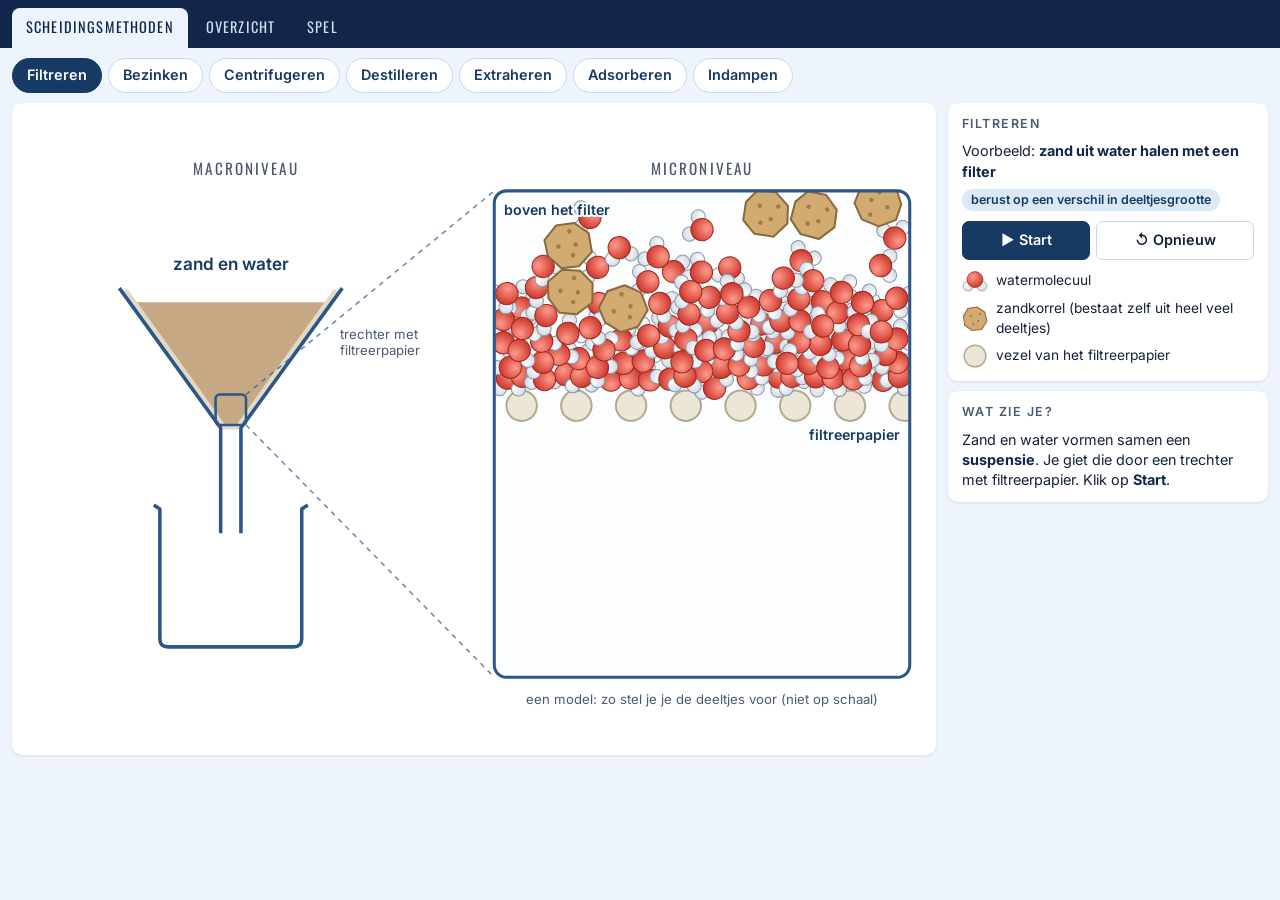
<file: materialen/3hv/h3/scheidingsmethoden/index.html>
<!doctype html>
<html lang="nl">
<head>
<meta charset="utf-8">
<meta name="viewport" content="width=device-width, initial-scale=1">
<title>Scheidingsmethoden</title>
<link rel="preconnect" href="https://fonts.googleapis.com">
<link rel="preconnect" href="https://fonts.gstatic.com" crossorigin>
<link href="https://fonts.googleapis.com/css2?family=Inter:wght@400;500;600;700&family=Oswald:wght@500;600&display=swap" rel="stylesheet">
<style>
  :root {
    --navy: #11264a; --navy2: #163a63; --navy3: #2c5687;
    --licht: #eef4fb; --licht2: #dbe8f5; --rand: #c9d8ea;
    --tekst: #14213a; --zacht: #4a5a72;
    --plus: #3fa55b; --min: #e0574a; --metaal: #f8e39b; --elektron: #e8890c;
    --kop: "Oswald", "Arial Narrow", Arial, sans-serif;
  }
  * { box-sizing: border-box; }
  html, body { margin: 0; }
  body { font-family: Inter, "Helvetica Neue", Arial, sans-serif; color: var(--tekst); background: var(--licht);
         line-height: 1.45; font-size: 15px; -webkit-font-smoothing: antialiased; }
  button, select { font: inherit; color: inherit; }
  button { cursor: pointer; }
  [hidden] { display: none !important; }

  .tabs { display: flex; gap: 4px; padding: 8px 12px 0; background: var(--navy); overflow-x: auto; scrollbar-width: none; }
  .tabs button { flex: 0 0 auto; border: 0; background: transparent; color: #cfdcef; padding: 9px 14px 10px; border-radius: 8px 8px 0 0;
                 font-family: var(--kop); letter-spacing: .08em; text-transform: uppercase; font-size: .9rem; }
  .tabs button:hover { color: #fff; background: rgba(255,255,255,.08); }
  .tabs button[aria-selected="true"] { background: var(--licht); color: var(--navy); }

  .delen { display: flex; gap: 6px; flex-wrap: wrap; align-items: center; padding: 10px 12px 0; }
  .delen button { border: 1px solid var(--rand); background: #fff; border-radius: 99px; padding: 6px 14px; font-weight: 600; font-size: .9rem; color: var(--navy2); }
  .delen button[aria-pressed="true"] { background: var(--navy2); border-color: var(--navy2); color: #fff; }
  .delen .pauze { margin-left: auto; border-radius: 8px; }

  .scherm { padding: 10px 12px 12px; }
  .app { display: grid; grid-template-columns: minmax(0, 1fr) 320px; gap: 12px; align-items: start; }
  .kaart { background: #fff; border-radius: 10px; box-shadow: 0 1px 3px rgba(11,26,51,.1); padding: 12px 14px; min-width: 0; }
  .kaart h2 { margin: 0 0 8px; font-size: .78rem; letter-spacing: .12em; text-transform: uppercase; color: var(--zacht); font-weight: 600; }
  .paneel { display: flex; flex-direction: column; gap: 10px; }
  .podium { padding: 6px; }
  #tek { width: 100%; height: clamp(300px, calc(100vh - 130px), 640px); display: block; touch-action: manipulation; user-select: none; -webkit-user-select: none; }

  .knoppen { display: flex; gap: 6px; flex-wrap: wrap; }
  .knoppen + .knoppen { margin-top: 8px; }
  .knoppen button { flex: 1 1 auto; padding: 8px 10px; border-radius: 7px; border: 1px solid var(--rand); background: #fff; font-weight: 600; font-size: .9rem; }
  .knoppen button.hoofd { background: var(--navy2); color: #fff; border-color: var(--navy2); }
  .knoppen button[aria-pressed="true"] { background: var(--navy2); color: #fff; border-color: var(--navy2); }
  .knoppen button:disabled { opacity: .45; cursor: default; }
  select { width: 100%; padding: 8px 10px; border-radius: 7px; border: 1px solid var(--rand); background: #fff; }
  label.schuif { display: block; font-size: .9rem; margin-top: 4px; }
  label.schuif input { width: 100%; accent-color: var(--navy2); }
  label.optie { display: flex; gap: 8px; align-items: center; font-size: .9rem; margin-top: 8px; cursor: pointer; }
  label.optie input { width: 17px; height: 17px; accent-color: var(--navy2); }
  .stoflijst { display: grid; gap: 3px; }
  .stoflijst button { display: flex; justify-content: space-between; gap: 8px; text-align: left; padding: 2px 10px; border-radius: 7px;
                      border: 1px solid var(--rand); background: #fff; font-size: .88rem; }
  .stoflijst button span:last-child { font-weight: 700; color: var(--navy); white-space: nowrap; }
  .stoflijst button[aria-pressed="true"] { border-color: var(--navy2); box-shadow: inset 0 0 0 1px var(--navy2); background: var(--licht); }

  .schakelaar { display: flex; align-items: center; gap: 10px; margin: 0 0 10px; cursor: pointer; font-weight: 600; font-size: .9rem; position: relative; }
  .schakelaar input { position: absolute; opacity: 0; width: 1px; height: 1px; }
  .schakelaar .baan { width: 42px; height: 24px; border-radius: 99px; background: #b8c4d4; position: relative; transition: background .15s; flex: 0 0 auto; }
  .schakelaar .baan::after { content: ""; position: absolute; top: 3px; left: 3px; width: 18px; height: 18px; border-radius: 50%; background: #fff; transition: left .15s; box-shadow: 0 1px 2px rgba(0,0,0,.3); }
  .schakelaar input:checked + .baan { background: #c27c0e; }
  .schakelaar input:checked + .baan::after { left: 21px; }
  .schakelaar input:focus-visible + .baan { outline: 3px solid #9cc3f0; outline-offset: 2px; }
  .uitleg p { margin: 0 0 7px; font-size: .9rem; line-height: 1.4; }
  .uitleg p:last-child { margin-bottom: 0; }
  .uitleg p.nieuw { animation: in .6s ease; }
  @keyframes in { from { opacity: 0; transform: translateY(4px); } to { opacity: 1; transform: none; } }
  .uitleg b { color: var(--navy); }
  .chips { display: flex; flex-wrap: wrap; gap: 5px; margin: -2px 0 10px; }
  .chips span { font-size: .78rem; font-weight: 600; padding: 2px 9px; border-radius: 99px; background: var(--licht2); color: var(--navy2); }
  .legenda { display: grid; gap: 5px; font-size: .86rem; margin-top: 8px; }
  .legenda div { display: flex; align-items: center; gap: 8px; }
  .legenda i { width: 16px; height: 16px; border-radius: 50%; flex: 0 0 auto; border: 1.5px solid rgba(0,0,0,.3); }
  .legenda i.lijn { border-radius: 0; height: 0; border: 0; border-top: 3px dashed; width: 20px; }

  svg text { font-family: Inter, Arial, sans-serif; }
  .ion-t { font-weight: 700; text-anchor: middle; dominant-baseline: central; pointer-events: none; }
  .lab { font-size: 17px; font-weight: 600; fill: var(--navy2); }
  .lab-z { font-size: 15px; fill: var(--zacht); }
  .groot { font-size: 26px; font-weight: 700; fill: var(--navy); }
  .delta { font-size: 19px; font-weight: 700; font-style: italic; text-anchor: middle; dominant-baseline: central; }

  /* vergelijken */
  .vergelijk { max-width: 1100px; margin: 0 auto; }
  .vergelijk .rij { display: grid; grid-template-columns: 190px repeat(3, minmax(0, 1fr)); gap: 8px; margin-bottom: 8px; }
  .vergelijk .kop { font-family: var(--kop); letter-spacing: .06em; text-transform: uppercase; color: #fff; background: var(--navy2);
                    border-radius: 8px; padding: 8px 12px; font-size: .95rem; }
  .vergelijk .eig { background: var(--navy2); color: #fff; border-radius: 8px; padding: 10px 12px; font-weight: 600; font-size: .92rem; }
  .vergelijk .cel { background: #fff; border-radius: 8px; padding: 9px 12px; font-size: .88rem; box-shadow: 0 1px 2px rgba(11,26,51,.08); }
  .vergelijk .cel b { display: block; color: var(--navy); font-size: .95rem; margin-bottom: 2px; }
  .vergelijk .cel a { color: var(--navy3); font-weight: 600; font-size: .82rem; text-decoration: none; display: inline-block; margin-top: 3px; cursor: pointer; }
  .vergelijk .cel a:hover { text-decoration: underline; }
  .vergelijk .cel .cat { display: none; font-family: var(--kop); letter-spacing: .06em; text-transform: uppercase; font-size: .78rem; color: var(--zacht); }

  /* spel (zelfde opzet als de spellen van Bouw een atoom en Bouw een molecuul) */
  .spel { max-width: 860px; margin: 0 auto; }
  .spelbalk { display: flex; align-items: center; gap: 14px; flex-wrap: wrap; background: #fff; border-radius: 10px; padding: 8px 14px; margin-bottom: 10px;
              box-shadow: 0 1px 3px rgba(11,26,51,.1); font-size: .92rem; }
  .spelbalk strong { color: var(--navy); }
  .voortgang { display: flex; gap: 5px; }
  .voortgang i { width: 22px; height: 6px; border-radius: 3px; background: var(--licht2); }
  .voortgang i.af { background: var(--navy3); }
  .voortgang i.nu { background: var(--navy); outline: 2px solid #9cc3f0; }
  .pogingslabel { font-size: .8rem; font-weight: 600; padding: 2px 9px; border-radius: 99px; background: var(--licht2); color: var(--navy2); }
  .pogingslabel.verd { background: #f6e7cc; color: #7a4d06; }
  .spelbalk .stop { margin-left: auto; border: 1px solid var(--rand); background: #fff; color: var(--zacht); border-radius: 8px; padding: 4px 12px; font-size: .85rem; }
  .start-spel { max-width: 640px; margin: 18px auto; padding: 22px 26px; }
  .start-spel h2 { font-family: var(--kop); font-size: 1.4rem; letter-spacing: .04em; color: var(--navy); text-transform: none; margin: 0 0 10px; }
  .start-spel ul { margin: 6px 0 14px; padding-left: 20px; }
  .start-spel .schakelaar { margin: 14px 0 18px; }
  .groot-knop { font-size: 1.05rem; font-weight: 600; padding: 10px 28px; border-radius: 8px; border: 0; background: var(--navy2); color: #fff; }
  .groot-knop.licht { background: #fff; color: var(--navy2); border: 1px solid var(--rand); }
  .vraagvak { padding: 16px 18px; }
  .opdracht { font-size: 1.08rem; font-weight: 600; color: var(--navy); margin: 0 0 12px; }
  .verd-label { font-size: .75rem; font-weight: 700; letter-spacing: .08em; text-transform: uppercase; background: #f6e7cc; color: #7a4d06; padding: 2px 8px; border-radius: 99px; vertical-align: 2px; }
  .kaartplek { display: flex; justify-content: center; margin-bottom: 14px; min-height: 150px; }
  .stofkaart { width: min(100%, 420px); background: #fffdf5; border: 2px solid var(--navy3); border-radius: 12px; padding: 12px 16px; cursor: grab;
               touch-action: none; user-select: none; -webkit-user-select: none; box-shadow: 0 3px 8px rgba(11,26,51,.15); position: relative; z-index: 2; }
  .stofkaart.sleep { cursor: grabbing; box-shadow: 0 10px 24px rgba(11,26,51,.3); transition: none; opacity: .92; }
  .stofkaart:not(.sleep) { transition: transform .25s; }
  .stofkaart.weg { opacity: .55; cursor: default; }
  .stofkaart h3 { margin: 0 0 6px; font-family: var(--kop); letter-spacing: .06em; color: var(--navy); font-size: 1.15rem; }
  .stofkaart ul { margin: 0; padding-left: 18px; }
  .stofkaart li { margin: 3px 0; }
  .bakken { display: grid; grid-template-columns: repeat(3, 1fr); gap: 10px; margin-bottom: 12px; }
  .bak { border: 2px dashed var(--navy3); border-radius: 12px; padding: 16px 10px; text-align: center; background: var(--licht); cursor: pointer; transition: background .15s; }
  .bak .bak-titel { display: block; font-family: var(--kop); letter-spacing: .06em; text-transform: uppercase; color: var(--navy); font-size: 1.05rem; }
  .bak .bak-sub { display: block; font-size: .8rem; color: var(--zacht); }
  .bak.boven { background: var(--licht2); border-style: solid; }
  .bak.goed { background: #e9f7ef; border: 2px solid #1f8a4c; }
  .bak.fout { background: #fdecea; border: 2px solid #c0392b; }
  .bak.uit { cursor: default; opacity: .7; }
  .opties { display: grid; gap: 8px; margin-bottom: 12px; }
  .opties button { text-align: left; padding: 10px 14px; border-radius: 8px; border: 1px solid var(--rand); background: #fff; font-size: .95rem; }
  .opties button:hover:not(:disabled) { border-color: var(--navy3); }
  .opties button.goed { background: #e9f7ef; border-color: #1f8a4c; font-weight: 600; }
  .opties button.fout { background: #fdecea; border-color: #c0392b; }
  .opties button:disabled { cursor: default; }
  .feedback { padding: 10px 12px; border-radius: 8px; font-size: .93rem; background: var(--licht); margin-bottom: 10px; }
  .feedback.goed { background: #e9f7ef; border-left: 5px solid #1f8a4c; }
  .feedback.fout { background: #fdecea; border-left: 5px solid #c0392b; }
  .feedback p { margin: 0 0 6px; } .feedback p:last-child { margin: 0; }
  .feedback ul { margin: 0; padding-left: 18px; }
  .resultaat { max-width: 720px; margin: 18px auto; padding: 24px 26px; text-align: center; }
  .resultaat h2 { font-family: var(--kop); font-size: 1.4rem; color: var(--navy); text-transform: none; letter-spacing: .04em; }
  .resultaat .totaal { font-size: 3rem; font-weight: 700; color: var(--navy); line-height: 1.1; margin: 8px 0 2px; }
  .resultaat .sterren { font-size: 1.8rem; letter-spacing: .15em; color: #e0a800; }
  .resultaat ol { list-style: none; padding: 0; margin: 18px 0; display: flex; flex-wrap: wrap; justify-content: center; gap: 10px; }
  .resultaat li { border: 1px solid var(--rand); border-radius: 10px; padding: 8px 14px 6px; min-width: 112px; font-size: .88rem; }
  .resultaat li .f { font-family: var(--kop); font-size: 1.3rem; color: var(--navy); }
  .resultaat li .pnt { font-size: .85rem; font-weight: 600; }
  .resultaat li .pnt.vol { color: #1f8a4c; } .resultaat li .pnt.half { color: #b77b00; } .resultaat li .pnt.nul { color: #c0392b; }
  .resultaat .rij { display: flex; gap: 10px; justify-content: center; flex-wrap: wrap; }


  /* scheidingsmethoden */
  .kopje { font-family: var(--kop); font-size: 15px; letter-spacing: .14em; fill: var(--zacht); text-anchor: middle; }
  .lab-k { font-size: 13px; fill: var(--zacht); }
  .lab-m { font-size: 14px; font-weight: 600; fill: var(--navy2); paint-order: stroke; stroke: #fbfdff; stroke-width: 4px; stroke-linejoin: round; }
  .voorbeeld { font-size: .9rem; margin: 0 0 8px; }
  .voorbeeld b { color: var(--navy); }
  .legenda .ico { width: 26px; height: 26px; flex: 0 0 auto; }

  /* overzicht */
  .vergelijk .rij { grid-template-columns: 150px 170px minmax(0, 1.4fr) minmax(0, 1.2fr); }
  .vergelijk .eig a { color: #fff; }

  /* spel: scheid het mengsel */
  .mengsel { display: flex; gap: 14px; align-items: flex-start; margin-bottom: 12px; }
  .mengsel .bekerico { flex: 0 0 auto; width: 92px; height: 92px; }
  .mengsel h3 { margin: 0 0 2px; font-family: var(--kop); letter-spacing: .05em; color: var(--navy); font-size: 1.15rem; }
  .mengsel p { margin: 2px 0; font-size: .92rem; }
  .mengsel .stap { font-size: .8rem; font-weight: 700; letter-spacing: .06em; text-transform: uppercase; color: var(--zacht); }
  .mengsel .gegevens { font-size: .86rem; color: var(--zacht); }
  .mengsel .gegevens b { color: var(--navy2); }
  .mengsel .doel { background: var(--licht); border-radius: 8px; padding: 6px 10px; margin-top: 6px; }
  .methoden { display: grid; grid-template-columns: repeat(4, minmax(0, 1fr)); gap: 6px; margin-bottom: 12px; }
  .methoden button { padding: 9px 6px; border-radius: 8px; border: 1px solid var(--rand); background: #fff; font-weight: 600; color: var(--navy2); }
  .methoden button:hover:not(:disabled) { border-color: var(--navy3); background: var(--licht); }
  .methoden button.goed { background: #e9f7ef; border-color: #1f8a4c; color: #145c33; }
  .methoden button.fout { background: #fdecea; border-color: #c0392b; color: #8e2a20; }
  .methoden button:disabled { cursor: default; }
  .methoden button:disabled:not(.goed):not(.fout) { opacity: .45; }
  .plaats-vraag { font-weight: 600; color: var(--navy); margin: 4px 0 8px; }
  .bakje { display: flex; flex-wrap: wrap; gap: 8px; min-height: 58px; padding: 8px; border-radius: 10px; background: var(--licht); margin-bottom: 10px; }
  .bakje:empty::after { content: "Alle deeltjes staan op een plek. Klik op Controleer."; color: var(--zacht); font-size: .88rem; align-self: center; }
  .zones { display: grid; grid-template-columns: 1fr 1fr; gap: 10px; margin-bottom: 10px; }
  .zone { border: 2px dashed var(--navy3); border-radius: 12px; padding: 8px 10px 10px; background: #fff; min-height: 112px; transition: background .15s; }
  .zone.boven { background: var(--licht2); border-style: solid; }
  .zone .z-titel { display: block; font-family: var(--kop); letter-spacing: .05em; text-transform: uppercase; color: var(--navy); font-size: .98rem; }
  .zone .z-sub { display: block; font-size: .8rem; color: var(--zacht); margin-bottom: 6px; }
  .zone .z-in { display: flex; flex-wrap: wrap; gap: 6px; }
  .dkaart { display: inline-flex; align-items: center; gap: 6px; padding: 4px 10px 4px 5px; border-radius: 10px; border: 2px solid var(--navy3); background: #fffdf5;
            font-size: .88rem; font-weight: 600; color: var(--navy); cursor: grab; touch-action: none; user-select: none; -webkit-user-select: none; position: relative; z-index: 2; }
  .dkaart svg { width: 34px; height: 34px; flex: 0 0 auto; }
  .dkaart.sleep { cursor: grabbing; box-shadow: 0 10px 24px rgba(11,26,51,.3); opacity: .92; z-index: 5; }
  .dkaart.gekozen { outline: 3px solid #9cc3f0; }
  .dkaart.goed { border-color: #1f8a4c; background: #e9f7ef; cursor: default; }
  .dkaart.fout { border-color: #c0392b; background: #fdecea; }
  .dkaart.klaar { cursor: default; }

  @media (max-width: 760px) {
    .app { display: flex; flex-direction: column; align-items: stretch; }
    .paneel { display: contents; }
    .kaart.bed { order: 1; }
    .podium { order: 2; }
    .kaart.uit { order: 3; }
    #tek { height: auto; aspect-ratio: 900 / 570; }
    .scherm { padding: 8px; }
    .vergelijk .rij { grid-template-columns: 1fr; }
    .vergelijk .rij.koprij { display: none; }
    .vergelijk .cel .cat { display: block; }
    .methoden { grid-template-columns: repeat(2, minmax(0, 1fr)); }
    .zones { grid-template-columns: 1fr; gap: 8px; }
    .zone { min-height: 84px; }
    .mengsel .bekerico { width: 64px; height: 64px; }
  }
</style>
</head>
<body>
<!-- kleurverlopen voor alle tekeningen (ook de icoontjes in het spel) -->
<svg width="0" height="0" style="position:absolute" aria-hidden="true">
  <defs>
    <radialGradient id="gO" cx="35%" cy="32%" r="70%"><stop offset="0" stop-color="#ff9a8c"/><stop offset="1" stop-color="#cf3a2e"/></radialGradient>
    <radialGradient id="gH" cx="35%" cy="32%" r="70%"><stop offset="0" stop-color="#ffffff"/><stop offset="1" stop-color="#d3dae3"/></radialGradient>
    <radialGradient id="gC" cx="35%" cy="32%" r="70%"><stop offset="0" stop-color="#7a828d"/><stop offset="1" stop-color="#262a30"/></radialGradient>
    <radialGradient id="gVlam" cx="50%" cy="80%" r="70%"><stop offset="0" stop-color="#fff3b0"/><stop offset=".5" stop-color="#f6a623"/><stop offset="1" stop-color="#e0574a" stop-opacity=".2"/></radialGradient>
    <marker id="pijl" viewBox="0 0 10 10" refX="9" refY="5" markerWidth="9" markerHeight="9" markerUnits="userSpaceOnUse" orient="auto-start-reverse"><path d="M0,0 L10,5 L0,10 z" fill="#2c5687"/></marker>
  </defs>
</svg>
<nav class="tabs" role="tablist" aria-label="Onderdeel">
  <button role="tab" data-cat="methode" aria-selected="true">Scheidingsmethoden</button>
  <button role="tab" data-cat="overzicht" aria-selected="false">Overzicht</button>
  <button role="tab" data-cat="spel" aria-selected="false">Spel</button>
</nav>
<div class="delen" id="delen"></div>

<main class="scherm">
  <section class="app" id="app">
    <div class="kaart podium"><svg id="tek" viewBox="0 0 900 570" role="img"></svg></div>
    <div class="paneel">
      <div class="kaart bed">
        <h2 id="bed-titel">Scheidingsmethode</h2>
        <div id="bediening"></div>
      </div>
      <div class="kaart uit">
        <h2>Wat zie je?</h2>
        <div class="uitleg" id="uitleg" aria-live="polite"></div>
      </div>
    </div>
  </section>
  <section class="vergelijk" id="vergelijk" hidden></section>
  <section class="spel" id="spel" hidden></section>
</main>

<script>
"use strict";
/* =====================================================================
   Scheidingsmethoden (§3.4)
   Zeven scheidingsmethoden, elk met een voorbeeld op macroniveau (links)
   en een model op microniveau (rechts), een overzicht en een spel.
   URL: ?tab=methode|overzicht|spel  &deel=<id van de methode>
   ===================================================================== */
const NS = "http://www.w3.org/2000/svg";
const $ = id => document.getElementById(id);
const tek = $("tek");
const ease = x => x <= 0 ? 0 : x >= 1 ? 1 : x * x * (3 - 2 * x);
const tussen = (t, a, b) => ease((t - a) / (b - a));
const rnd = (a, b) => a + Math.random() * (b - a);
const mix = a => { a = a.slice(); for (let i = a.length - 1; i > 0; i--) { const j = Math.floor(Math.random() * (i + 1)); [a[i], a[j]] = [a[j], a[i]]; } return a; };

function maak(tag, attrs, ouder, tekst) {
  const el = document.createElementNS(NS, tag);
  for (const k in attrs) el.setAttribute(k, attrs[k]);
  if (tekst != null) el.textContent = tekst;
  if (ouder) ouder.appendChild(el);
  return el;
}

/* ---------- deeltjes (modellen, niet op schaal) ---------- */
const AT = { O: ["url(#gO)", "#9b2a20"], H: ["url(#gH)", "#8a97a8"], C: ["url(#gC)", "#15181c"] };
const MOL = {
  water: [["H", -9.5, 7, 7], ["H", 9.5, 7, 7], ["O", 0, -2, 11]],
  ethanol: [["H", -24, -2, 6], ["H", -19, 13, 6], ["H", -13, -9, 6], ["H", -3, -15, 6], ["H", 9, -14, 6], ["H", 26, -3, 5.5],
            ["C", -14, 3, 9.5], ["C", 2, -4, 9.5], ["O", 17, 3, 9.5]]
};
const ZAND = [[-22, -6], [-14, -20], [4, -23], [19, -13], [23, 4], [13, 20], [-6, 22], [-20, 12]];
/* soort → tekening; r = straal voor botsingen */
const SOORT = {
  water:   { r: 11, ico: 18, teken(g) { molecuul(g, "water", 1); } },
  ethanol: { r: 17, ico: 26, teken(g) { molecuul(g, "ethanol", .8); } },
  plus:    { r: 11, teken(g) { ionTeken(g, 11, "#3fa55b", "#23733a", "Na⁺"); } },
  min:     { r: 15, teken(g) { ionTeken(g, 15, "#e0574a", "#9b2a20", "Cl⁻"); } },
  zand:    { r: 22, teken(g) {
    maak("path", { d: "M" + ZAND.map(([x, y]) => `${x},${y}`).join("L") + "Z", fill: "#d2ab72", stroke: "#8a6a3c", "stroke-width": 2, "stroke-linejoin": "round" }, g);
    for (const [x, y] of [[-8, -6], [6, 4], [-3, 10], [10, -10]]) maak("circle", { cx: x, cy: y, r: 2.2, fill: "#a07b45" }, g);
  } },
  kleur:   { r: 14, teken(g) { tros(g, "#8e44ad", "#5b2370"); } },
  smaak:   { r: 14, teken(g) { tros(g, "#b8661e", "#6e3a0c"); } },
  cel:     { r: 23, teken(g) {
    maak("ellipse", { rx: 25, ry: 15, fill: "#c0392b", stroke: "#7d1f16", "stroke-width": 2 }, g);
    maak("ellipse", { rx: 13, ry: 6, fill: "#e06b5c" }, g);
  } },
  vet:     { r: 20, teken(g) {
    maak("circle", { r: 20, fill: "#fbe9a6", stroke: "#c9a640", "stroke-width": 2 }, g);
    maak("circle", { cx: -6, cy: -7, r: 5, fill: "#fff", opacity: .8 }, g);
  } },
  klei:    { r: 13, teken(g) { maak("path", { d: "M-12,-4 L-5,-12 L8,-10 L13,1 L6,11 L-8,10 Z", fill: "#a89a86", stroke: "#6b5f4e", "stroke-width": 1.5 }, g); } },
  gist:    { r: 17, teken(g) { maak("ellipse", { rx: 17, ry: 13, fill: "#f1dfa8", stroke: "#a88d2c", "stroke-width": 2 }, g);
                               maak("circle", { cx: 4, cy: -2, r: 4, fill: "#c9a640" }, g); } },
  suiker:  { r: 15, teken(g) { for (const [x, y] of [[-6, 0], [7, 0]]) maak("path", { d: `M${x - 7},${y} L${x - 3.5},${y - 6} L${x + 3.5},${y - 6} L${x + 7},${y} L${x + 3.5},${y + 6} L${x - 3.5},${y + 6} Z`, fill: "#fbf7ec", stroke: "#8a7f66", "stroke-width": 1.6 }, g); } },
  vezel:   { r: 15, teken(g) { maak("circle", { r: 15, fill: "#ece6d6", stroke: "#b4aa90", "stroke-width": 2 }, g); } },
  kool:    { r: 12, teken(g) { maak("circle", { r: 12, fill: "#3c4248", stroke: "#1b1e22", "stroke-width": 1.5 }, g); } },
  blad:    { r: 19, teken(g) { maak("rect", { x: -18, y: -18, width: 36, height: 36, rx: 7, fill: "#5f9440", stroke: "#3c6626", "stroke-width": 2 }, g);
                               maak("circle", { r: 6, fill: "#3c6626", opacity: .55 }, g); } },
  koffiedik: { r: 19, teken(g) { maak("path", { d: "M-18,-8 L-8,-19 L12,-16 L19,2 L9,18 L-12,16 Z", fill: "#6b4423", stroke: "#3b2410", "stroke-width": 2 }, g); } },
  zout:    { r: 18, ico: 22, teken(g) {          // icoon: één Na⁺ en één Cl⁻ samen
    const a = maak("g", { transform: "translate(-9 4)" }, g); ionTeken(a, 9, "#3fa55b", "#23733a", "+");
    const b = maak("g", { transform: "translate(9 -4)" }, g); ionTeken(b, 11, "#e0574a", "#9b2a20", "−");
  } }
};
function molecuul(g, soort, s) {
  const b = maak("g", { transform: `scale(${s})` }, g);
  for (const [el, x, y, r] of MOL[soort]) maak("circle", { cx: x, cy: y, r, fill: AT[el][0], stroke: AT[el][1], "stroke-width": 1 }, b);
}
function ionTeken(g, r, vul, rand, label) {
  maak("circle", { r, fill: vul, stroke: rand, "stroke-width": 2 }, g);
  maak("text", { "text-anchor": "middle", "dominant-baseline": "central", fill: "#fff", "font-weight": 700, "font-size": Math.max(9, r * .78) }, g, label);
}
function tros(g, vul, rand) {                    // een groot molecuul (kleurstof, smaakstof)
  for (const [x, y, r] of [[-7, -5, 7], [6, -7, 6.5], [8, 6, 7], [-5, 8, 6.5], [0, 0, 6]])
    maak("circle", { cx: x, cy: y, r, fill: vul, stroke: rand, "stroke-width": 1.2 }, g);
}
function deeltje(ouder, soort, x = 0, y = 0) {
  const g = maak("g", {}, ouder);
  SOORT[soort].teken(g);
  const p = { g, soort, r: SOORT[soort].r, x, y, vx: 0, vy: 0, zw: 0, hoek: rnd(-3, 3), vh: rnd(-.6, .6) };
  zet(p); return p;
}
function zet(p) { p.g.setAttribute("transform", `translate(${p.x.toFixed(1)} ${p.y.toFixed(1)}) rotate(${(p.hoek * 57.3).toFixed(0)})`); }
function weg(D, p) { p.g.remove(); const i = D.indexOf(p); if (i >= 0) D.splice(i, 1); }
/* klein svg-icoon (legenda, spel) */
function icoon(soort, cls = "ico") {
  const r = SOORT[soort].ico || SOORT[soort].r + 3;
  return `<svg class="${cls}" viewBox="${-r} ${-r} ${2 * r} ${2 * r}" aria-hidden="true">${(() => {
    const g = document.createElementNS(NS, "g"); SOORT[soort].teken(g); return g.innerHTML; })()}</svg>`;
}

/* ---------- beweging op microniveau ----------
   D: bewegende deeltjes, S: vaste deeltjes (filtervezels, kool, blad).
   p.zw = zwaartekracht, p.vast = zit vast, p.uit = vliegt weg als gas (botst niet). */
const ZWAAR = { zand: 1, cel: 1, vet: 1 };          // korrels en cellen ruilen niet van plek met moleculen
function fysica(D, S, vak, dt, o = {}) {
  if (dt <= 0) return;
  const K = o.ruis ?? 2200, demp = Math.exp(-4 * dt);
  const ruil = (a, b, duur) => {
    const kant = Math.random() < .5 ? 1 : -1;
    a.wissel = { x0: a.x, y0: a.y, x1: b.x, y1: b.y, t: 0, kant, r: a.r + b.r, duur };
    b.wissel = { x0: b.x, y0: b.y, x1: a.x, y1: a.y, t: 0, kant, r: a.r + b.r, duur };
  };
  const los = p => !p.vast && !p.uit && !p.wissel && !p.spook;
  if (o.wissel) {                                   // in een vloeistof schuiven buren langs elkaar heen
    D.wacht = (D.wacht || 0) - dt;
    while (D.wacht <= 0) {
      D.wacht += 1 / o.wissel;
      const vrij = D.filter(p => los(p) && !ZWAAR[p.soort]);
      // opgeloste deeltjes (o.meng) mengen zich vaker: ze verspreiden zich tussen de moleculen (diffusie)
      const meng = o.meng ? vrij.filter(p => p.soort === o.meng) : [];
      const a = meng.length && Math.random() < .6 ? meng[Math.floor(Math.random() * meng.length)] : vrij[Math.floor(Math.random() * vrij.length)];
      const buren = a ? vrij.filter(b => b !== a && (b.x - a.x) ** 2 + (b.y - a.y) ** 2 < ((a.r + b.r) * 1.4) ** 2) : [];
      if (buren.length) ruil(a, buren[Math.floor(Math.random() * buren.length)], .9);
    }
  }
  // zware korrels en cellen zakken: de vloeistof eronder stroomt erlangs omhoog (ruilen met een molecuul eronder)
  if (o.zakken) for (const p of D) {
    if (!ZWAAR[p.soort] || p.zw < 100 || !los(p)) continue;
    p.zt = (p.zt ?? rnd(0, .3)) - dt;
    if (p.zt > 0) continue;
    p.zt = 55 / p.zw * rnd(.7, 1.3);
    let best = null, bs = .35;
    for (const b of D) {
      if (ZWAAR[b.soort] || !los(b)) continue;
      const dx = b.x - p.x, dy = b.y - p.y; if (dy <= 0) continue;
      const d = Math.hypot(dx, dy); if (d > (p.r + b.r) * 1.35) continue;
      if (dy / d > bs) { bs = dy / d; best = b; }
    }
    if (best) ruil(p, best, .35);
  }
  for (const p of D) {
    p.hoek += p.vh * dt;
    if (p.wissel) {
      const w = p.wissel; w.t += dt;
      const f = Math.min(1, w.t / (w.duur || .9)), e = ease(f), dx = w.x1 - w.x0, dy = w.y1 - w.y0, l = Math.hypot(dx, dy) || 1;
      const boog = Math.sin(Math.PI * f) * w.r * .5 * w.kant;
      p.x = w.x0 + dx * e - dy / l * boog; p.y = w.y0 + dy * e + dx / l * boog; p.vx = p.vy = 0;
      if (f >= 1) p.wissel = null;
      continue;
    }
    if (p.vast) continue;
    if (p.uit) { p.x += p.vx * dt; p.y += p.vy * dt; p.vx += (Math.random() - .5) * 300 * dt; continue; }
    p.vx += ((Math.random() - .5) * 2 * K + (p.ax || 0)) * dt;
    p.vy += ((Math.random() - .5) * 2 * K + p.zw + (p.ay || 0)) * dt;
    p.vx *= demp; p.vy *= demp;
    p.x += p.vx * dt; p.y += p.vy * dt;
  }
  for (let it = 0; it < 2; it++) {
    for (let i = 0; i < D.length; i++) {
      const a = D[i]; if (a.uit) continue;
      const av = a.vast || !!a.wissel;
      for (let j = i + 1; j < D.length; j++) {
        const b = D[j]; if (b.uit) continue;
        const bv = b.vast || !!b.wissel;
        if (av && bv) continue;
        const dmin = (a.r + b.r) * 1.04;
        const dx = b.x - a.x, dy = b.y - a.y;
        if (Math.abs(dx) > dmin || Math.abs(dy) > dmin) continue;
        const d2 = dx * dx + dy * dy; if (d2 >= dmin * dmin) continue;
        const d = Math.sqrt(d2) || .01, nx = dx / d, ny = dy / d, ov = dmin - d;
        const wa = av ? 0 : (a.zw > b.zw + 50 ? .3 : 1), wb = bv ? 0 : (b.zw > a.zw + 50 ? .3 : 1), s = wa + wb || 1;
        a.x -= nx * ov * wa / s; a.y -= ny * ov * wa / s; b.x += nx * ov * wb / s; b.y += ny * ov * wb / s;
      }
    }
    for (const p of D) {
      if (p.vast || p.uit || p.wissel || p.spook) continue;
      for (const s of S) {
        const dmin = p.r + s.r, dx = p.x - s.x, dy = p.y - s.y;
        if (Math.abs(dx) > dmin || Math.abs(dy) > dmin) continue;
        const d2 = dx * dx + dy * dy; if (d2 >= dmin * dmin) continue;
        const d = Math.sqrt(d2) || .01;
        p.x = s.x + dx / d * dmin; p.y = s.y + dy / d * dmin;
        const vn = (p.vx * dx + p.vy * dy) / d; if (vn < 0) { p.vx -= vn * dx / d; p.vy -= vn * dy / d; }
      }
    }
    for (const p of D) {
      if (p.vast || p.uit || p.wissel) continue;
      const v = p.vak || vak;
      if (p.x < v.x0 + p.r) { p.x = v.x0 + p.r; p.vx = Math.abs(p.vx) * .3; }
      if (p.x > v.x1 - p.r) { p.x = v.x1 - p.r; p.vx = -Math.abs(p.vx) * .3; }
      if (!o.rond) {
        if (p.y < v.y0 + p.r) { p.y = v.y0 + p.r; p.vy = Math.abs(p.vy) * .3; }
        if (p.y > v.y1 - p.r) { p.y = v.y1 - p.r; p.vy = -Math.abs(p.vy) * .3; }
      }
    }
  }
}
/* vul een gebied met deeltjes in een rooster (dicht op elkaar, zoals in een vloeistof) */
function vul(ouder, D, gebied, afst, kies) {
  let rij = 0;
  for (let y = gebied.y1 - afst / 2; y > gebied.y0 + afst / 2 - 1; y -= afst * .88, rij++) {
    for (let x = gebied.x0 + afst / 2 + (rij % 2) * afst / 2; x < gebied.x1 - afst / 2 + 1; x += afst) {
      const soort = kies(x, y); if (!soort) continue;
      const p = deeltje(ouder, soort, x + rnd(-2, 2), y + rnd(-2, 2));
      D.push(p);
    }
  }
}

/* ---------- tekening: macro links, micro rechts ---------- */
const MK = { x0: 470, y0: 50, x1: 880, y1: 530 };      // micro-kader
function nieuweTekening() { tek.innerHTML = ""; return maak("g", {}, tek); }
function kader(spot, kleur = "#fbfdff", K = MK, n = 0) {   // K = vlak op microniveau (er kunnen er meer zijn)
  if (!n) {
    maak("text", { x: 225, y: 34, class: "kopje" }, tek, "MACRONIVEAU");
    maak("text", { x: 675, y: 34, class: "kopje" }, tek, "MICRONIVEAU");
    maak("text", { x: 675, y: 556, class: "lab-k", "text-anchor": "middle" }, tek, "een model: zo stel je je de deeltjes voor (niet op schaal)");
  }
  const s = spot.r;
  maak("path", { d: `M${spot.x + s},${spot.y - s} L${K.x0},${K.y0} M${spot.x + s},${spot.y + s} L${K.x0},${K.y1}`, stroke: "#2c5687", "stroke-width": 1.5, "stroke-dasharray": "5 5", fill: "none", opacity: .7 }, tek);
  maak("rect", { x: spot.x - s, y: spot.y - s, width: 2 * s, height: 2 * s, rx: 4, fill: "none", stroke: "#2c5687", "stroke-width": 2.5 }, tek);
  const cp = maak("clipPath", { id: "clipM" + n }, tek);
  maak("rect", { x: K.x0, y: K.y0, width: K.x1 - K.x0, height: K.y1 - K.y0, rx: 12 }, cp);
  maak("rect", { x: K.x0, y: K.y0, width: K.x1 - K.x0, height: K.y1 - K.y0, rx: 12, fill: kleur }, tek);
  const g = maak("g", { "clip-path": `url(#clipM${n})` }, tek);
  const boven = maak("g", {}, tek);
  maak("rect", { x: K.x0, y: K.y0, width: K.x1 - K.x0, height: K.y1 - K.y0, rx: 12, fill: "none", stroke: "#2c5687", "stroke-width": 3 }, boven);
  return { g, boven };
}
function label(ouder, x, y, tekst, anker = "start", cls = "lab-k") { return maak("text", { x, y, class: cls, "text-anchor": anker }, ouder, tekst); }
function lijntje(ouder, x1, y1, x2, y2) { return maak("line", { x1, y1, x2, y2, stroke: "#4a5a72", "stroke-width": 1.2 }, ouder); }
function beker(g, x, y, w, h) {
  maak("path", { d: `M${x - 6},${y} L${x},${y + 4} L${x},${y + h - 8} Q${x},${y + h} ${x + 8},${y + h} L${x + w - 8},${y + h} Q${x + w},${y + h} ${x + w},${y + h - 8} L${x + w},${y + 4} L${x + w + 6},${y}`,
    fill: "none", stroke: "#2c5687", "stroke-width": 3.5, "stroke-linejoin": "round" }, g);
}
function brander(g, x, y) {                     // brander met vlam; de vlam (terug) flakkert in stap()
  maak("rect", { x: x - 22, y: y + 70, width: 44, height: 10, rx: 3, fill: "#5b6b7c" }, g);
  maak("rect", { x: x - 7, y: y + 18, width: 14, height: 54, fill: "#8796a6", stroke: "#4a5a72", "stroke-width": 1.5 }, g);
  const vlam = maak("path", { d: `M${x},${y - 30} C${x + 14},${y - 8} ${x + 12},${y + 10} ${x},${y + 18} C${x - 12},${y + 10} ${x - 14},${y - 8} ${x},${y - 30} Z`, fill: "url(#gVlam)", opacity: 0 }, g);
  return vlam;
}
function flakker(vlam, aan, x, y) {
  vlam.setAttribute("opacity", aan ? .95 : 0);
  if (aan) vlam.setAttribute("transform", `translate(${x} ${y + 18}) scale(${(1 + .08 * Math.sin(performance.now() / 70)).toFixed(3)}) translate(${-x} ${-y - 18})`);
}
function druppels(o, ouder, x, y0, yEind, aan, dt) {   // vallende druppels; o.dr = lijst
  o.dr = o.dr || []; o.drT = (o.drT || 0) - dt;
  if (aan && o.drT <= 0) { o.drT = .28; o.dr.push({ y: y0, el: maak("ellipse", { cx: x, cy: y0, rx: 3, ry: 4.5, fill: "#8fc0ea" }, ouder) }); }
  for (const d of o.dr.slice()) {
    d.y += 260 * dt; d.el.setAttribute("cy", d.y.toFixed(1));
    if (d.y > yEind) { d.el.remove(); o.dr.splice(o.dr.indexOf(d), 1); }
  }
}

/* ---------- uitleg ---------- */
let uitlegOud = "";
function zetUitleg(paragrafen) {                 // nieuwe alinea's worden aangevuld, de oude blijven staan
  const html = paragrafen.map(p => `<p>${p}</p>`).join("");
  if (html === uitlegOud) return;
  const oud = uitlegOud; uitlegOud = html;
  $("uitleg").innerHTML = html;
  if (oud && html.startsWith(oud.slice(0, -4))) {
    const ps = $("uitleg").querySelectorAll("p"); if (ps.length) ps[ps.length - 1].classList.add("nieuw");
  }
}

/* =====================================================================
   DE ZEVEN METHODEN
   Elke methode: titel, verschil (de stofeigenschap), voorbeeld, duur (s),
   legenda, teksten [[starttijd, html]], bouw() en stap(dt).
   this.t loopt alleen als de leerling op Start heeft geklikt.
   ===================================================================== */

/* ---------- Filtreren: zand uit water ---------- */
const mFiltreren = {
  id: "filtreren", titel: "Filtreren", verschil: "deeltjesgrootte", voorbeeld: "zand uit water halen met een filter", duur: 27,
  legenda: [["water", "watermolecuul"], ["zand", "zandkorrel (bestaat zelf uit heel veel deeltjes)"], ["vezel", "vezel van het filtreerpapier"]],
  teksten: [
    [0, `Zand en water vormen samen een <b>suspensie</b>. Je giet die door een trechter met filtreerpapier.`],
    [1.5, `Het filtreerpapier is een netwerk van vezels met kleine gaatjes. Watermoleculen zijn veel kleiner dan de gaatjes: ze gaan erdoorheen.`],
    [8, `Een zandkorrel bestaat uit heel veel deeltjes en is veel groter dan de gaatjes. De korrels blijven op het papier liggen: het <b>residu</b>. Wat erdoor gaat, heet het <b>filtraat</b>.`],
    [14.5, `Filtreren berust op een verschil in <b>deeltjesgrootte</b>. Moleculen en ionen van een opgeloste stof zijn klein en gaan wél door het filter.`],
    [21, `<b>Waarom filtreren?</b> Zo haal je een vaste stof die niet is opgelost uit een vloeistof, zoals zand uit water of koffiedik uit koffie. Het filtraat is helder.`]
  ],
  bouw() {
    const g = nieuweTekening();
    this.filtraat = maak("rect", { x: 142, width: 136, fill: "#cfe3f7" }, g);
    beker(g, 140, 360, 140, 140);
    this.vl = maak("path", { fill: "#b89466", opacity: .8 }, g);
    this.zl = maak("path", { fill: "#a77d45" }, g);
    maak("path", { d: "M106,148 L203,283 L217,283 L314,148", fill: "none", stroke: "#e2dac4", "stroke-width": 5, "stroke-linejoin": "round" }, g);
    maak("path", { d: "M100,146 L200,284 L200,388 M320,146 L220,284 L220,388", fill: "none", stroke: "#2c5687", "stroke-width": 3.5, "stroke-linejoin": "round" }, g);
    this.dg = maak("g", {}, g);
    label(g, 210, 128, "zand en water", "middle", "lab");
    label(g, 318, 196, "trechter met"); label(g, 318, 212, "filtreerpapier");
    this.lRes = label(g, 236, 300, "residu: zand", "start", "lab"); this.lFil = label(g, 290, 470, "filtraat: water", "start", "lab");
    this.dr = [];
    const M = kader({ x: 210, y: 266, r: 15 });
    this.S = [];
    for (let x = MK.x0 + 27; x < MK.x1; x += 54) { const v = deeltje(M.g, "vezel", x, 262); v.r = 13; this.S.push(v); }
    this.D = [];
    const zand = [[520, 120], [610, 180], [700, 100], [790, 170], [840, 90], [560, 215]];
    vul(M.g, this.D, { x0: MK.x0, y0: 70, x1: MK.x1, y1: 246 }, 22.5, (x, y) => zand.some(([a, b]) => Math.hypot(x - a, y - b) < 32) ? null : "water");
    for (const [x, y] of zand) { const p = deeltje(M.g, "zand", x, y); p.vh *= .3; this.D.push(p); }
    this.mRes = label(M.boven, 480, 74, "boven het filter", "start", "lab-m");
    this.mFil = label(M.boven, 480, MK.y1 - 10, "filtraat", "start", "lab-m");
    label(M.boven, 870, 296, "filtreerpapier", "end", "lab-m");
  },
  stap(dt) {
    const t = this.t, aan = t > 0;
    for (const p of this.D) p.zw = p.soort === "zand" ? (aan ? 700 : 0) : (aan ? 420 : 260);
    fysica(this.D, this.S, { x0: MK.x0, y0: 30, x1: MK.x1, y1: aan ? MK.y1 : 246 }, dt, { ruis: 2000, wissel: 3 });
    this.D.forEach(zet);
    // macro
    const xl = y => 104 + (y - 146) * .7, xr = y => 316 - (y - 146) * .7;
    const yS = 282 - 22 * tussen(t, 1.5, 9), L = 160 + 104 * tussen(t, 1, 11);
    this.zl.setAttribute("d", `M${xl(yS)},${yS} L${xr(yS)},${yS} L${xr(282)},282 L${xl(282)},282 Z`);
    this.vl.setAttribute("d", L < yS ? `M${xl(L)},${L} L${xr(L)},${L} L${xr(yS)},${yS} L${xl(yS)},${yS} Z` : "");
    const h = 80 * tussen(t, 1.8, 12);
    this.filtraat.setAttribute("y", 498 - h); this.filtraat.setAttribute("height", h);
    druppels(this, this.dg, 210, 392, 498 - h, t > 1.5 && t < 11.5, dt);
    this.lRes.setAttribute("opacity", t >= 8 ? 1 : 0); this.lFil.setAttribute("opacity", t >= 8 ? 1 : 0);
    this.mRes.textContent = t >= 8 ? "residu: zandkorrels op het filter" : "boven het filter";
    this.mFil.setAttribute("opacity", t >= 8 ? 1 : 0);
  }
};

/* ---------- Bezinken: modderwater ---------- */
const mBezinken = {
  id: "bezinken", titel: "Bezinken", verschil: "dichtheid", voorbeeld: "zand laten zakken in modderwater", duur: 27,
  legenda: [["water", "watermolecuul"], ["zand", "zandkorrel (bestaat zelf uit heel veel deeltjes)"]],
  teksten: [
    [0, `Modderwater: zandkorrels zweven door het water. Je laat het glas rustig staan.`],
    [1.5, `De zandkorrels zakken langzaam naar de bodem: ze <b>bezinken</b>. De watermoleculen bewegen alle kanten op en blijven overal.`],
    [8, `Zand heeft een grotere <b>dichtheid</b> dan water: in hetzelfde volume zit meer massa. De deeltjes in zand zijn zwaarder en zitten dichter op elkaar.`],
    [14.5, `Op de bodem ligt nu een laagje: het <b>bezinksel</b>. Het heldere water erboven giet je voorzichtig af: <b>afschenken</b>. Bezinken berust op een verschil in <b>dichtheid</b>.`],
    [21, `<b>Waarom bezinken?</b> Het kost geen energie en geen apparaten, alleen tijd. Daarom laat het waterleidingbedrijf rivierwater eerst bezinken in grote bassins. Heel kleine korreltjes zakken bijna niet.`]
  ],
  bouw() {
    const g = nieuweTekening();
    maak("rect", { x: 112, y: 210, width: 196, height: 268, fill: "#d7e7f6" }, g);
    this.wolk = maak("rect", { x: 112, width: 196, fill: "#b89466", opacity: .75 }, g);
    this.bez = maak("rect", { x: 112, width: 196, fill: "#a77d45" }, g);
    beker(g, 110, 180, 200, 300);
    label(g, 210, 160, "modderwater", "middle", "lab");
    this.lBez = label(g, 318, 474, "bezinksel", "start", "lab");
    this.lHel = label(g, 318, 260, "helder water", "start", "lab");
    const M = kader({ x: 210, y: 452, r: 24 });
    this.S = []; this.D = [];
    const zand = [[510, 90], [620, 140], [740, 80], [840, 150], [560, 230], [690, 250], [810, 280], [500, 350], [630, 370], [760, 390], [850, 440], [560, 470]];
    vul(M.g, this.D, { x0: MK.x0, y0: MK.y0, x1: MK.x1, y1: MK.y1 }, 24, (x, y) => zand.some(([a, b]) => Math.hypot(x - a, y - b) < 33) ? null : "water");
    for (const [x, y] of zand) { const p = deeltje(M.g, "zand", x, y); p.vh *= .3; this.D.push(p); }
    maak("rect", { x: MK.x0, y: MK.y1 - 6, width: MK.x1 - MK.x0, height: 6, fill: "#2c5687" }, M.g);
    label(M.boven, 870, MK.y1 - 14, "bodem van het bekerglas", "end", "lab-m");
  },
  stap(dt) {
    const t = this.t;
    for (const p of this.D) p.zw = p.soort === "zand" ? (t > 0 ? 125 : 0) : 0;
    fysica(this.D, this.S, { x0: MK.x0, y0: MK.y0, x1: MK.x1, y1: MK.y1 - 6 }, dt, { ruis: 1700, wissel: 3, zakken: true });
    this.D.forEach(zet);
    const b = 26 * tussen(t, .5, 10.5), top = 210 + (478 - b - 210) * tussen(t, .3, 10.5);   // gelijk op met het microniveau
    this.bez.setAttribute("y", 478 - b); this.bez.setAttribute("height", b);
    this.wolk.setAttribute("y", top); this.wolk.setAttribute("height", Math.max(0, 478 - b - top));
    this.wolk.setAttribute("opacity", (.75 - .35 * tussen(t, 4, 10.5)).toFixed(2));
    this.lBez.setAttribute("opacity", t >= 10 ? 1 : 0); this.lHel.setAttribute("opacity", t >= 10 ? 1 : 0);
  }
};

/* ---------- Centrifugeren: bloed ---------- */
const mCentrifugeren = {
  id: "centrifugeren", titel: "Centrifugeren", verschil: "dichtheid", voorbeeld: "bloedcellen scheiden van bloedplasma", duur: 27,
  legenda: [["cel", "bloedcel (bestaat zelf uit heel veel deeltjes)"], ["water", "watermolecuul in het bloedplasma"]],
  teksten: [
    [0, `Bloed bestaat uit bloedcellen in bloedplasma (vooral water). In een stilstaand buisje zakken de cellen heel langzaam.`],
    [1.5, `De centrifuge draait heel snel rond. Alles in het buisje wordt dan met een grote kracht naar de bodem van het buisje gedrukt.`],
    [8, `Bloedcellen hebben een grotere <b>dichtheid</b> dan het plasma. Ze gaan veel sneller naar de bodem dan bij bezinken: in een paar minuten in plaats van uren.`],
    [14.5, `Onderin zitten de bloedcellen, bovenin het gele bloedplasma. Centrifugeren berust net als bezinken op een verschil in <b>dichtheid</b>: het is versneld bezinken.`],
    [21, `<b>Waarom centrifugeren?</b> Het gaat snel en werkt ook voor deeltjes die bijna niet bezinken. Zo haalt een zuivelfabriek room uit melk: vetdruppeltjes hebben een kleinere dichtheid en komen juist bovenin.`]
  ],
  bouw() {
    const g = nieuweTekening();
    // centrifuge, bovenaanzicht
    maak("circle", { cx: 210, cy: 165, r: 98, fill: "#e4eaf2", stroke: "#2c5687", "stroke-width": 3 }, g);
    this.rotor = maak("g", {}, g);
    for (let k = 0; k < 6; k++) {
      const a = maak("g", { transform: `rotate(${k * 60} 210 165)` }, this.rotor);
      maak("rect", { x: 236, y: 156, width: 62, height: 18, rx: 9, fill: "#b8323a", stroke: "#5b6b7c", "stroke-width": 2 }, a);
    }
    maak("circle", { cx: 210, cy: 165, r: 14, fill: "#5b6b7c" }, g);
    label(g, 20, 76, "centrifuge", "start", "lab"); label(g, 20, 94, "(van bovenaf)");
    // buisje, zijaanzicht
    const cp = maak("clipPath", { id: "buis" }, g);
    maak("path", { d: "M184,312 L184,470 Q184,492 210,492 Q236,492 236,470 L236,312 Z" }, cp);
    const b = maak("g", { "clip-path": "url(#buis)" }, g);
    maak("rect", { x: 180, y: 322, width: 60, height: 175, fill: "#b8323a" }, b);
    this.plasma = maak("rect", { x: 180, y: 322, width: 60, fill: "#f2d36b" }, b);
    maak("path", { d: "M180,306 L184,312 L184,470 Q184,492 210,492 Q236,492 236,470 L236,312 L240,306", fill: "none", stroke: "#2c5687", "stroke-width": 3 }, g);
    label(g, 120, 300, "buisje met bloed", "middle", "lab");
    this.lPl = label(g, 246, 352, "bloedplasma", "start", "lab"); this.lCel = label(g, 246, 462, "bloedcellen", "start", "lab");
    const M = kader({ x: 210, y: 440, r: 20 }, "#fdf6dc");
    this.S = []; this.D = [];
    const cellen = [[520, 100], [650, 140], [790, 90], [560, 220], [720, 250], [840, 300], [600, 370], [760, 400], [500, 460], [680, 490], [830, 470]];
    vul(M.g, this.D, { x0: MK.x0, y0: MK.y0, x1: MK.x1, y1: MK.y1 }, 24, (x, y) => cellen.some(([a, c]) => Math.hypot(x - a, y - c) < 34) ? null : "water");
    for (const [x, y] of cellen) { const p = deeltje(M.g, "cel", x, y); p.vh *= .4; this.D.push(p); }
    maak("line", { x1: 858, y1: 110, x2: 858, y2: 470, stroke: "#2c5687", "stroke-width": 3, "marker-end": "url(#pijl)" }, M.boven);
    label(M.boven, 848, 100, "naar de bodem", "end", "lab-m");
    this.hoek = 0;
  },
  stap(dt) {
    const t = this.t, draai = tussen(t, .5, 2) * (1 - tussen(t, 10, 13));
    for (const p of this.D) p.zw = p.soort === "cel" ? (t > 0 ? Math.max(40 + 900 * draai, t > 10 ? 500 : 0) : 0) : 0;
    fysica(this.D, this.S, { x0: MK.x0, y0: MK.y0, x1: MK.x1, y1: MK.y1 }, dt, { ruis: 1700, wissel: 3, zakken: true });
    this.D.forEach(zet);
    this.hoek += draai * 520 * dt;
    this.rotor.setAttribute("transform", `rotate(${(this.hoek % 360).toFixed(1)} 210 165)`);
    this.rotor.setAttribute("opacity", (1 - .45 * draai).toFixed(2));
    const p = tussen(t, 1, 6.5);                       // gelijk op met het microniveau
    this.plasma.setAttribute("height", 95 * p);
    this.lPl.setAttribute("opacity", t >= 7 ? 1 : 0); this.lCel.setAttribute("opacity", t >= 7 ? 1 : 0);
  }
};

/* verdampen: deeltjes aan het oppervlak laten los met een kans per seconde (kans[soort]) */
function verdamp(D, dt, kans, top = MK.y0) {      // geeft de deeltjes terug die het beeld uit zijn gevlogen
  const vloei = D.filter(p => !p.uit && !p.vast), weg_ = [];
  if (!vloei.length) return weg_;
  const ys = vloei.map(p => p.y).sort((a, b) => a - b), opp = ys[Math.min(ys.length - 1, 4)];
  for (const p of vloei) {
    const k = kans[p.soort] || 0;
    if (k && p.y < opp + 24 && Math.random() < k * dt) { p.uit = true; p.wissel = null; p.vy = -rnd(70, 120); p.vx = rnd(-40, 40); }
  }
  for (const p of D.slice()) if (p.uit && p.y < top - 40) { weg(D, p); weg_.push(p); }
  return weg_;
}

/* ---------- Destilleren: ethanol uit wijn ---------- */
const mDestilleren = {
  id: "destilleren", titel: "Destilleren", verschil: "kookpunt", voorbeeld: "ethanol (alcohol) uit wijn halen", duur: 27,
  legenda: [["water", "watermolecuul"], ["ethanol", "ethanolmolecuul"], ["kleur", "kleurstofmolecuul"]],
  teksten: [
    [0, `Wijn is een mengsel van vooral water en ethanol (alcohol), met wat kleur- en smaakstoffen. Je verwarmt de wijn in een kolf.`],
    [1.5, `Ethanol kookt bij 78 °C, water bij 100 °C. Ethanolmoleculen trekken elkaar minder sterk aan dan watermoleculen. Aan het oppervlak laten ze daardoor makkelijker los: ze verdampen.`],
    [8, `In de <b>koeler</b> koelt de damp af: de moleculen komen weer dicht bij elkaar, de damp <b>condenseert</b> (onderste vlak). Dit <b>destillaat</b> is vooral ethanol, met een beetje water.`],
    [14.5, `De kleurstoffen en de meeste watermoleculen blijven in de kolf: het <b>residu</b>. Destilleren berust op een verschil in <b>kookpunt</b>.`],
    [21, `<b>Waarom destilleren?</b> Zo scheid je vloeistoffen, of vang je een vloeistof op uit een oplossing, zoals zuiver water uit zeewater. Het kost wel veel energie.`]
  ],
  bouw() {
    const g = nieuweTekening();
    const glas = { fill: "none", stroke: "#2c5687", "stroke-width": 3, "stroke-linejoin": "round", "stroke-linecap": "round" };
    const metaal = { fill: "#4a5a72", stroke: "#2b3540", "stroke-width": 1.5 };
    // statieven
    maak("rect", { x: 14, y: 512, width: 78, height: 10, rx: 2, ...metaal }, g);
    maak("rect", { x: 36, y: 120, width: 6, height: 394, ...metaal }, g);
    maak("rect", { x: 252, y: 512, width: 78, height: 10, rx: 2, ...metaal }, g);
    maak("rect", { x: 287, y: 252, width: 6, height: 262, ...metaal }, g);
    // klem om de hals, ring met gaasje onder de kolf
    maak("rect", { x: 39, y: 226, width: 64, height: 5, ...metaal }, g);
    maak("rect", { x: 98, y: 220, width: 10, height: 18, rx: 2, ...metaal }, g);
    maak("rect", { x: 39, y: 390, width: 30, height: 5, ...metaal }, g);
    maak("rect", { x: 66, y: 386, width: 100, height: 6, rx: 1, fill: "#8796a6", stroke: "#4a5a72" }, g);
    // kolf met wijn
    const cp = maak("clipPath", { id: "kolf" }, g); maak("circle", { cx: 115, cy: 332, r: 50 }, cp);
    this.wijn = maak("rect", { x: 60, width: 120, height: 120, fill: "#8e2a3a", opacity: .72, "clip-path": "url(#kolf)" }, g);
    maak("path", { d: "M106,190 L106,282 A52,52 0 1 0 124,282 L124,190", ...glas, "stroke-width": 3.5 }, g);
    maak("rect", { x: 101, y: 178, width: 28, height: 15, rx: 3, fill: "#c0703a", stroke: "#7a4520" }, g);
    // thermometer: het bolletje zit ter hoogte van de zijbuis (daar meet je de temperatuur van de damp)
    maak("rect", { x: 111, y: 66, width: 8, height: 148, rx: 4, fill: "#fff", stroke: "#8796a6", "stroke-width": 1.5 }, g);
    maak("circle", { cx: 115, cy: 214, r: 5, fill: "#c0392b" }, g);
    this.kwik = maak("rect", { x: 113, width: 4, fill: "#c0392b" }, g);
    this.tT = label(g, 104, 84, "20 °C", "end", "lab");
    label(g, 126, 76, "thermometer");
    // zijbuis en koeler (Liebigkoeler, schuin naar beneden)
    const hoek = 17 * Math.PI / 180, x0 = 160, y0 = 212, L = 255;
    const pt = (u, v) => [x0 + u * Math.cos(hoek) - v * Math.sin(hoek), y0 + u * Math.sin(hoek) + v * Math.cos(hoek)];
    const eind = pt(L, 0);
    maak("path", { d: `M124,206 L150,206 L${x0},${y0}`, ...glas }, g);
    const kg = maak("g", { transform: `translate(${x0} ${y0}) rotate(17)` }, g);
    maak("rect", { x: 30, y: -13, width: 190, height: 26, rx: 13, fill: "#dcebfa", stroke: "#2c5687", "stroke-width": 2.5 }, kg);
    maak("path", { d: `M0,-3 L${L},-3 M0,3 L${L},3`, ...glas, "stroke-width": 2 }, kg);
    maak("path", { d: "M45,-13 L45,-24 M205,13 L205,24", ...glas, "stroke-width": 6 }, kg);
    maak("path", { d: `M${L},0 L${L},0`, ...glas }, kg);
    maak("path", { d: `M${eind[0]},${eind[1]} L${eind[0] + 2},${eind[1] + 6} L${eind[0] + 2},420`, ...glas }, g);
    const [ux, uy] = pt(45, -24), [ix, iy] = pt(205, 24);
    const slang = { fill: "none", stroke: "#b5562a", "stroke-width": 5, "stroke-linecap": "round" };
    maak("path", { d: `M${ux},${uy} Q${ux + 4},${uy - 30} ${ux + 30},${uy - 52}`, ...slang }, g);
    maak("path", { d: `M${ix},${iy} L${ix},${iy + 40}`, ...slang }, g);
    maak("line", { x1: ux + 30, y1: uy - 52, x2: ux + 42, y2: uy - 64, stroke: "#11264a", "stroke-width": 2, "marker-end": "url(#pijl)" }, g);
    maak("line", { x1: ix, y1: iy + 72, x2: ix, y2: iy + 48, stroke: "#11264a", "stroke-width": 2, "marker-end": "url(#pijl)" }, g);
    label(g, ux + 46, uy - 62, "water uit"); label(g, ix - 8, iy + 70, "water in", "end");
    maak("rect", { x: 283, y: 246, width: 14, height: 14, rx: 2, ...metaal }, g);
    label(g, 318, 236, "koeler", "start", "lab");
    // opvangvat (erlenmeyer)
    const ex = eind[0] + 2;
    const erl = `M${ex - 10},420 L${ex - 10},442 L${ex - 48},514 L${ex + 48},514 L${ex + 10},442 L${ex + 10},420`;
    const ce = maak("clipPath", { id: "erl" }, g); maak("path", { d: erl + " Z" }, ce);
    this.dest = maak("rect", { x: ex - 50, width: 100, fill: "#cfe3f7", "clip-path": "url(#erl)" }, g);
    maak("path", { d: erl, ...glas }, g);
    this.ex = ex;
    this.lDest = label(g, ex, 540, "destillaat", "middle", "lab");
    // gasbrander
    this.vlam = brander(g, 115, 425);
    maak("path", { d: "M93,500 Q60,508 14,500", fill: "none", stroke: "#e07a2e", "stroke-width": 5, "stroke-linecap": "round" }, g);
    label(g, 146, 480, "gasbrander");
    lijntje(g, 160, 340, 172, 346);
    this.lRes = label(g, 176, 352, "kolf met wijn", "start", "lab");
    this.dg = maak("g", {}, g);
    // twee vlakken: boven de kolf (verdampen), onder de erlenmeyer (condenseren)
    this.K1 = { x0: MK.x0, y0: MK.y0, x1: MK.x1, y1: 282 }; this.K2 = { x0: MK.x0, y0: 300, x1: MK.x1, y1: MK.y1 };
    const M = kader({ x: 115, y: 330, r: 15 }, "#fbfdff", this.K1, 0);
    this.M2 = kader({ x: ex, y: 500, r: 13 }, "#fbfdff", this.K2, 1);
    this.S = []; this.D = []; this.D2 = []; this.onderweg = [];
    vul(M.g, this.D, { x0: MK.x0, y0: 168, x1: MK.x1, y1: this.K1.y1 }, 25, () => { const r = Math.random(); return r < .3 ? "ethanol" : r < .36 ? "kleur" : "water"; });
    label(M.boven, 480, 72, "kolf: de wijn verdampt", "start", "lab-m");
    label(M.boven, 870, 72, "damp", "end", "lab-m");
    label(this.M2.boven, 480, 322, "erlenmeyer: de damp condenseert", "start", "lab-m");
  },
  stap(dt) {
    const t = this.t, aan = t > 0;
    for (const p of this.D) p.zw = 320;
    if (t > 1.2 && t < 20)                                    // verdampte moleculen gaan via de koeler naar de erlenmeyer
      for (const p of verdamp(this.D, dt, { ethanol: .5, water: .03 }, this.K1.y0)) this.onderweg.push({ soort: p.soort, t: t + rnd(1.5, 3) });
    for (const o of this.onderweg.slice()) if (t >= o.t) {
      this.onderweg.splice(this.onderweg.indexOf(o), 1);
      const q = deeltje(this.M2.g, o.soort, rnd(495, 855), this.K2.y0 - 20);
      q.uit = true; q.damp = true; q.vy = rnd(70, 110); q.vx = rnd(-30, 30); q.zw = 320; this.D2.push(q);
    }
    const ys = this.D2.filter(p => !p.uit).map(p => p.y).sort((a, b) => a - b), opp = ys.length > 3 ? ys[3] : this.K2.y1;
    for (const p of this.D2) if (p.damp && p.y > opp - p.r - 6) { p.uit = false; p.damp = false; p.vy = 30; }   // condenseren: in de vloeistof
    fysica(this.D, this.S, this.K1, dt, { ruis: aan ? 2600 : 1900, wissel: 14, meng: "ethanol" });
    fysica(this.D2, this.S, this.K2, dt, { ruis: 1900, wissel: 3 });
    this.D.forEach(zet); this.D2.forEach(zet);
    const T = 20 + 58 * tussen(t, 0, 1.4);
    this.tT.textContent = `${Math.round(T)} °C`;
    const yK = 200 - (T - 20) / 80 * 120;
    this.kwik.setAttribute("y", yK); this.kwik.setAttribute("height", 214 - yK);
    flakker(this.vlam, aan && t < 21, 115, 425);
    this.wijn.setAttribute("y", 322 + 9 * tussen(t, 2, 20));
    const h = 26 * tussen(t, 3.5, 21);
    this.dest.setAttribute("y", 514 - h); this.dest.setAttribute("height", h);
    druppels(this, this.dg, this.ex, 424, 514 - h, t > 3 && t < 20.5, dt);
    this.lDest.setAttribute("opacity", t >= 8 ? 1 : 0); this.lRes.textContent = t >= 14.5 ? "residu in de kolf" : "kolf met wijn";
  }
};

/* ---------- Extraheren: thee zetten ---------- */
const mExtraheren = {
  id: "extraheren", titel: "Extraheren", verschil: "oplosbaarheid", voorbeeld: "thee zetten", duur: 27,
  legenda: [["water", "watermolecuul"], ["smaak", "kleur- of smaakstofmolecuul"], ["blad", "stukje blad (lost niet op)"]],
  teksten: [
    [0, `Thee zetten: je hangt een zakje met theeblaadjes in heet water.`],
    [1.5, `In de blaadjes zitten kleur- en smaakstoffen. Die <b>lossen goed op</b> in heet water: ze raken los van het blad en verspreiden zich tussen de watermoleculen.`],
    [8, `De rest van het blad lost niet op en blijft in het zakje. Het water heet hier het <b>extractiemiddel</b>; de oplossing die je krijgt het <b>extract</b>.`],
    [14.5, `Extraheren berust op een verschil in <b>oplosbaarheid</b>: de stof die je wilt hebben lost goed op in het extractiemiddel, de rest niet. Het zakje werkt als filter.`],
    [21, `<b>Waarom extraheren?</b> Zo haal je een stof uit een vaste stof, zoals koffie uit gemalen koffiebonen of suiker uit suikerbieten.`]
  ],
  bouw() {
    const g = nieuweTekening();
    maak("path", { d: "M300,280 Q350,280 350,340 Q350,400 300,400", fill: "none", stroke: "#2c5687", "stroke-width": 12 }, g);
    maak("rect", { x: 112, y: 232, width: 186, height: 244, fill: "#d7e7f6" }, g);
    const cm = maak("clipPath", { id: "mok" }, g); maak("rect", { x: 112, y: 232, width: 186, height: 244 }, cm);
    this.thee = maak("rect", { x: 112, y: 232, width: 186, height: 244, fill: "#9c5a1c", opacity: 0 }, g);
    this.wolk = maak("circle", { cx: 178, cy: 300, fill: "#9c5a1c", opacity: 0, "clip-path": "url(#mok)" }, g);
    maak("path", { d: "M110,210 L110,466 Q110,480 124,480 L286,480 Q300,480 300,466 L300,210", fill: "none", stroke: "#2c5687", "stroke-width": 4 }, g);
    maak("path", { d: "M178,262 L190,196 L232,196 L232,230", fill: "none", stroke: "#8796a6", "stroke-width": 1.5 }, g);
    maak("rect", { x: 220, y: 226, width: 26, height: 22, fill: "#f6c94c", stroke: "#a88d2c" }, g);
    maak("rect", { x: 150, y: 262, width: 56, height: 72, rx: 4, fill: "#efe6cf", stroke: "#b4aa90", "stroke-width": 2 }, g);
    for (let i = 0; i < 12; i++) maak("circle", { cx: 160 + (i % 4) * 12, cy: 300 + Math.floor(i / 4) * 10, r: 4, fill: "#5f9440" }, g);
    this.damp = [0, 1, 2].map(k => maak("path", { d: `M${150 + k * 45},195 q-10,-20 0,-40 q10,-20 0,-40`, fill: "none", stroke: "#b8c4d4", "stroke-width": 3, "stroke-linecap": "round", opacity: .5 }, g));
    label(g, 205, 60, "theezakje in heet water", "middle", "lab");
    this.lExt = label(g, 205, 506, "extract: thee", "middle", "lab");
    const M = kader({ x: 204, y: 300, r: 15 });
    this.S = []; this.D = []; this.losT = [];
    for (let c = 0; c < 3; c++) for (let r = 0; r < 11; r++) this.S.push(deeltje(M.g, "blad", 495 + c * 42, 76 + r * 42));
    maak("line", { x1: 618, y1: MK.y0, x2: 618, y2: MK.y1, stroke: "#b4aa90", "stroke-width": 3, "stroke-dasharray": "3 6" }, M.g);
    const vak = { x0: 620, y0: MK.y0, x1: MK.x1, y1: MK.y1 };
    vul(M.g, this.D, vak, 24, () => "water");
    this.kleur = [];
    for (let r = 0; r < 10; r++) {                     // smaakstoffen aan en in het blad
      const p = deeltje(M.g, "smaak", r % 2 ? 600 : 558, 97 + r * 42); p.vast = true; p.spook = true; p.vak = vak;
      p.los = 1.6 + (r % 2 ? r * .45 : 4 + r * .9); this.kleur.push(p); this.D.push(p);
    }
    this.vak = vak;
    label(M.boven, 480, 76, "blad", "start", "lab-m");
    label(M.boven, 870, 76, "heet water", "end", "lab-m");
    label(M.boven, 612, MK.y1 - 10, "zakje", "end", "lab-m");
  },
  stap(dt) {
    const t = this.t, aan = t > 0;
    for (const p of this.kleur) {
      if (p.vast && aan && t >= p.los) { p.vast = false; p.ax = 900; }
      if (p.spook && p.x > 640) { p.spook = false; p.ax = 0; }
    }
    fysica(this.D, this.S, this.vak, dt, { ruis: 2700, wissel: 14, meng: "smaak" });
    for (const p of this.kleur) if (p.spook && !p.vast) p.x = Math.max(p.x, 540);
    this.D.forEach(zet);
    const f = tussen(t, 1.5, 22);
    this.thee.setAttribute("opacity", (.62 * tussen(t, 4, 22)).toFixed(2));
    this.wolk.setAttribute("r", 30 + 120 * f); this.wolk.setAttribute("opacity", (aan ? .4 * (1 - f) + .05 : 0).toFixed(2));
    const nu = performance.now() / 1000;
    this.damp.forEach((d, k) => d.setAttribute("opacity", (.25 + .25 * Math.sin(nu * 1.5 + k * 2)).toFixed(2)));
    this.lExt.setAttribute("opacity", t >= 8 ? 1 : 0);
  }
};

/* ---------- Adsorberen: kleurstof uit water met actieve kool ---------- */
const mAdsorberen = {
  id: "adsorberen", titel: "Adsorberen", verschil: "aanhechtingsvermogen", voorbeeld: "kleurstof uit water halen met actieve kool", duur: 27,
  legenda: [["water", "watermolecuul"], ["kleur", "kleurstofmolecuul"], ["kool", "koolstofdeeltje van de actieve kool"]],
  teksten: [
    [0, `Water met een opgeloste kleurstof stroomt door een buis met korrels <b>actieve kool</b>.`],
    [1.5, `Actieve kool zit vol kleine gaatjes en heeft daardoor een enorm oppervlak: 1 gram heeft een oppervlak van honderden vierkante meters.`],
    [8, `Kleurstofmoleculen blijven aan het oppervlak van de kool hangen: ze worden <b>geadsorbeerd</b>. Watermoleculen blijven niet hangen en stromen verder.`],
    [14.5, `Adsorberen berust op een verschil in <b>aanhechtingsvermogen</b>: hoe goed deeltjes aan het oppervlak van een stof blijven hangen. Het water dat eruit komt, is kleurloos.`],
    [21, `<b>Waarom adsorberen?</b> Zo haal je kleine hoeveelheden opgeloste kleur-, geur- en smaakstoffen uit water of lucht, bijvoorbeeld in een waterfilterkan, een aquariumfilter of de afzuigkap.`]
  ],
  bouw() {
    const g = nieuweTekening();
    // kolom met actieve kool; de vloeistof zakt erdoorheen
    const d = maak("defs", {}, g), lg = maak("linearGradient", { id: "gKool", x1: 0, y1: 200, x2: 0, y2: 392, gradientUnits: "userSpaceOnUse" }, d);
    maak("stop", { offset: 0, "stop-color": "#b27fc6" }, lg);
    this.stopP = maak("stop", { offset: .2, "stop-color": "#b27fc6" }, lg);
    this.stopB = maak("stop", { offset: .4, "stop-color": "#cfe3f7" }, lg);
    maak("stop", { offset: 1, "stop-color": "#cfe3f7" }, lg);
    this.boven = maak("rect", { x: 167, width: 86, fill: "#b27fc6" }, g);
    this.nat = maak("rect", { x: 167, y: 200, width: 86, fill: "url(#gKool)" }, g);
    this.stroom = [];
    for (let i = 0; i < 16; i++) this.stroom.push({ x: rnd(172, 248), y: rnd(200, 392), el: maak("circle", { r: 3, opacity: 0 }, g) });
    for (let y = 206; y < 392; y += 15) for (let x = 174 + ((y / 15) % 2) * 7; x < 250; x += 15)
      maak("circle", { cx: x + rnd(-2, 2), cy: y + rnd(-2, 2), r: rnd(5, 6.5), fill: "#2f3439" }, g);
    maak("path", { d: "M165,110 L165,396 L203,426 L203,444 M255,110 L255,396 L217,426 L217,444", fill: "none", stroke: "#2c5687", "stroke-width": 3.5, "stroke-linejoin": "round" }, g);
    maak("path", { d: "M162,400 L258,400", stroke: "#8796a6", "stroke-width": 3, "stroke-dasharray": "4 3" }, g);
    this.opv = maak("rect", { x: 142, width: 136, fill: "#cfe3f7" }, g);
    beker(g, 140, 448, 140, 66);
    this.dg = maak("g", {}, g);
    for (const y of [210, 290, 370]) maak("line", { x1: 140, y1: y, x2: 140, y2: y + 40, stroke: "#2c5687", "stroke-width": 2.5, "marker-end": "url(#pijl)" }, g);
    label(g, 132, 250, "stroming", "end");
    label(g, 266, 150, "water met"); label(g, 266, 166, "kleurstof");
    label(g, 266, 290, "korrels"); label(g, 266, 306, "actieve kool");
    this.lUit = label(g, 288, 506, "kleurloos water", "start", "lab");
    const M = kader({ x: 210, y: 300, r: 15 });
    // drie korrels actieve kool; de vloeistof stroomt ertussendoor
    this.S = []; this.D = [];
    this.korrels = [[505, 150, 95], [848, 300, 90], [540, 470, 82]];
    for (const [cx, cy, R] of this.korrels)
      for (let r = -5; r <= 5; r++) for (let c = -5; c <= 5; c++) {
        const x = cx + (c + (r % 2 ? .5 : 0)) * 24, y = cy + r * 21;
        if (Math.hypot(x - cx, y - cy) < R - 6) this.S.push(deeltje(M.g, "kool", x, y));
      }
    const inKorrel = (x, y) => this.korrels.some(([cx, cy, R]) => Math.hypot(x - cx, y - cy) < R + 10);
    this.inKorrel = inKorrel;
    vul(M.g, this.D, MK, 24, (x, y) => inKorrel(x, y) ? null : Math.random() < .08 ? "kleur" : "water");
    this.kleur = this.D.filter(p => p.soort === "kleur");
    label(M.boven, 480, 72, "korrel actieve kool", "start", "lab-m");
    label(M.boven, 870, MK.y1 - 10, "korrel actieve kool", "end", "lab-m");
    maak("line", { x1: 690, y1: 80, x2: 690, y2: 160, stroke: "#2c5687", "stroke-width": 3, "marker-end": "url(#pijl)" }, M.boven);
    label(M.boven, 700, 100, "stroming", "start", "lab-m");
  },
  stap(dt) {
    const t = this.t, aan = t > 0;
    for (const p of this.D) p.zw = aan ? 100 : 0;
    if (t > 1.2) for (const p of this.kleur) {            // kleurstof dichtbij de kool wordt aangetrokken en blijft hangen
      if (p.vast) continue;
      let best = null, bd = 1e9;
      for (const s of this.S) { const d = Math.hypot(s.x - p.x, s.y - p.y); if (d < bd) { bd = d; best = s; } }
      if (bd < p.r + best.r + 4) { p.vast = true; p.wissel = null; }
      else if (bd < 160) { p.ax = (best.x - p.x) / bd * 1500; p.ay = (best.y - p.y) / bd * 1500; }
      else p.ax = p.ay = 0;
    }
    fysica(this.D, this.S, MK, dt, { ruis: 2300, wissel: 3, rond: true });
    for (const p of this.D) {                             // stroming: onderaan eruit, bovenaan komt nieuw water binnen
      if (p.y > MK.y1 + p.r) { p.y = MK.y0 - p.r; do p.x = rnd(MK.x0 + 15, MK.x1 - 15); while (this.inKorrel(p.x, MK.y0 + 10)); p.wissel = null; }
      if (p.y < MK.y0 - 30) p.y = MK.y0 - 30;
    }
    this.D.forEach(zet);
    const L = 124 + 76 * tussen(t, 1, 22), front = 192 * tussen(t, .5, 4);
    this.boven.setAttribute("y", L); this.boven.setAttribute("height", Math.max(0, 200 - L));
    this.nat.setAttribute("height", front);
    const paars = .15 + .25 * tussen(t, 4, 22);                      // de bovenste kool raakt langzaam vol met kleurstof
    this.stopP.setAttribute("offset", paars.toFixed(3)); this.stopB.setAttribute("offset", (paars + .2).toFixed(3));
    const stroomt = aan && t < 22;
    for (const s of this.stroom) {                                    // de vloeistof zakt tussen de korrels door
      if (stroomt) { s.y += 45 * dt; if (s.y > 392) s.y = 200; }
      const zicht = stroomt && s.y < 200 + front;
      s.el.setAttribute("cx", s.x); s.el.setAttribute("cy", s.y.toFixed(1)); s.el.setAttribute("opacity", zicht ? .9 : 0);
      s.el.setAttribute("fill", s.y < 200 + 192 * paars ? "#7d3c98" : "#5aa0dc");
    }
    const h = 44 * tussen(t, 4, 22);
    this.opv.setAttribute("y", 512 - h); this.opv.setAttribute("height", h);
    druppels(this, this.dg, 210, 448, 512 - h, t > 4 && t < 21.5, dt);
    this.lUit.setAttribute("opacity", t >= 8 ? 1 : 0);
  }
};

/* ---------- Indampen: zout uit zout water ---------- */
const mIndampen = {
  id: "indampen", titel: "Indampen", verschil: "kookpunt", voorbeeld: "zout uit zout water halen", duur: 27,
  legenda: [["water", "watermolecuul"], ["plus", "natriumion (Na⁺)"], ["min", "chloride-ion (Cl⁻)"]],
  teksten: [
    [0, `Zout water: natriumchloride opgelost in water. Je verwarmt de oplossing in een indampschaal.`],
    [1.5, `Watermoleculen trekken elkaar zwak aan. Aan het oppervlak laten ze los en gaan de lucht in: het water <b>verdampt</b>.`],
    [8, `De ionen trekken elkaar sterk aan (ionbinding) en verdampen niet: zout kookt pas bij 1465 °C. Er blijft steeds minder water over.`],
    [14.5, `Als bijna al het water weg is, gaan de ionen in een ionrooster zitten: zoutkristallen. Die blijven achter in de schaal: het <b>residu</b>. Indampen berust op een verschil in <b>kookpunt</b>.`],
    [21, `<b>Waarom indampen?</b> Zo haal je een opgeloste vaste stof uit een oplossing, als je het water niet hoeft op te vangen. In zoutpannen aan zee doet de zon het werk.`]
  ],
  bouw() {
    const g = nieuweTekening();
    const cp = maak("clipPath", { id: "schaal" }, g); maak("path", { d: "M114,280 Q210,380 306,280 Z" }, cp);
    this.vl = maak("rect", { x: 110, width: 200, height: 120, fill: "#cfe3f7", "clip-path": "url(#schaal)" }, g);
    this.kristal = maak("g", { opacity: 0 }, g);
    for (let i = 0; i < 9; i++) maak("rect", { x: 172 + i * 9 + rnd(-2, 2), y: 318 + Math.abs(i - 4) * -1.2 + rnd(-2, 1), width: 7, height: 7, fill: "#fff", stroke: "#8796a6", transform: `rotate(${rnd(-20, 20)} ${176 + i * 9} 322)` }, this.kristal);
    maak("path", { d: "M110,276 Q210,384 310,276", fill: "none", stroke: "#2c5687", "stroke-width": 4 }, g);
    maak("line", { x1: 120, y1: 334, x2: 300, y2: 334, stroke: "#8796a6", "stroke-width": 4 }, g);
    maak("path", { d: "M140,334 L118,480 M280,334 L302,480 M210,334 L210,344", stroke: "#5b6b7c", "stroke-width": 5, fill: "none" }, g);
    this.vlam = brander(g, 210, 390);
    this.damp = [0, 1, 2].map(k => maak("path", { d: `M${160 + k * 50},262 q-10,-20 0,-40 q10,-20 0,-40`, fill: "none", stroke: "#b8c4d4", "stroke-width": 3, "stroke-linecap": "round", opacity: 0 }, g));
    label(g, 210, 120, "zout water in een indampschaal", "middle", "lab");
    this.lDamp = label(g, 300, 170, "waterdamp", "start", "lab");
    this.lRes = label(g, 318, 312, "residu: zout", "start", "lab");
    const M = kader({ x: 210, y: 318, r: 16 });
    this.S = []; this.D = [];
    const ionen = [];
    for (let i = 0; i < 16; i++) ionen.push([500 + (i % 8) * 50 + rnd(-6, 6), 320 + Math.floor(i / 8) * 110 + rnd(-10, 10), i % 2 ? "min" : "plus"]);
    vul(M.g, this.D, { x0: MK.x0, y0: 250, x1: MK.x1, y1: MK.y1 - 6 }, 24, (x, y) => ionen.some(([a, b]) => Math.hypot(x - a, y - b) < 22) ? null : "water");
    for (const [x, y, s] of ionen) this.D.push(deeltje(M.g, s, x, y));
    this.ionen = this.D.filter(p => p.soort !== "water");
    maak("rect", { x: MK.x0, y: MK.y1 - 6, width: MK.x1 - MK.x0, height: 6, fill: "#2c5687" }, M.g);
    label(M.boven, 480, 76, "lucht", "start", "lab-m");
    label(M.boven, 870, MK.y1 - 14, "bodem van de schaal", "end", "lab-m");
    this.rooster = false;
  },
  stap(dt) {
    const t = this.t, aan = t > 0;
    for (const p of this.D) p.zw = 320;
    const water = this.D.filter(p => p.soort === "water" && !p.uit).length;
    if (t > 1.2) verdamp(this.D, dt, { water: t > 14 ? 3 : .75 });
    if (!this.rooster && aan && (t > 15 || water < 18)) {            // de ionen gaan ter plekke in een rooster zitten
      this.rooster = true;
      const plekken = [];
      for (let r = 0; r < 2; r++) for (let c = 0; c < 8; c++) plekken.push({ x: 675 + (c - 3.5) * 29, y: MK.y1 - 6 - 15 - r * 29, s: (r + c) % 2 ? "min" : "plus" });
      for (const p of this.ionen.slice().sort((a, b) => b.y - a.y)) {
        let best = null, bd = 1e9;
        for (const q of plekken) if (!q.bezet && q.s === p.soort) { const d = Math.hypot(q.x - p.x, q.y - p.y); if (d < bd) { bd = d; best = q; } }
        best.bezet = true; p.doel = best;
      }
    }
    if (this.rooster) for (const p of this.ionen) {
      p.vast = true; p.wissel = null;
      const k = Math.min(1, dt * 1.6); p.x += (p.doel.x - p.x) * k; p.y += (p.doel.y - p.y) * k; p.vh = 0;
    }
    fysica(this.D, this.S, { x0: MK.x0, y0: MK.y0 - 60, x1: MK.x1, y1: MK.y1 - 6 }, dt, { ruis: aan ? 2500 : 1900, wissel: 3 });
    // ionen verdampen niet: ze blijven onder het oppervlak van de vloeistof
    const ys = this.D.filter(p => p.soort === "water" && !p.uit).map(p => p.y).sort((a, b) => a - b);
    if (ys.length > 5) for (const p of this.ionen) if (!p.vast && p.y < ys[4] + 4) { p.y = ys[4] + 4; p.vy = Math.max(0, p.vy); }
    this.D.forEach(zet);
    flakker(this.vlam, aan && t < 21, 210, 390);
    this.vl.setAttribute("y", 290 + 37 * tussen(t, 1.5, 19));
    this.kristal.setAttribute("opacity", tussen(t, 13, 17).toFixed(2));
    const nu = performance.now() / 1000, d = aan && t < 18 ? 1 : 0;
    this.damp.forEach((p, k) => p.setAttribute("opacity", (d * (.3 + .25 * Math.sin(nu * 1.5 + k * 2))).toFixed(2)));
    this.lDamp.setAttribute("opacity", aan && t < 18 ? 1 : 0); this.lRes.setAttribute("opacity", t >= 14.5 ? 1 : 0);
  }
};

const METHODEN = [mFiltreren, mBezinken, mCentrifugeren, mDestilleren, mExtraheren, mAdsorberen, mIndampen];

/* ===================================================================== OVERZICHT */
const OVERZICHT = {
  filtreren: ["deeltjesgrootte", "Kleine moleculen en ionen gaan door de gaatjes van het filter; korrels van een vaste stof zijn te groot.", "Een vaste stof die niet is opgelost uit een vloeistof halen: zand uit water, koffiedik uit koffie."],
  bezinken: ["dichtheid", "Korrels met een grotere dichtheid dan de vloeistof zakken naar de bodem. Daarna afschenken.", "Grove korrels uit een vloeistof halen als je tijd hebt en geen energie wilt gebruiken: bezinkbassins bij de waterzuivering."],
  centrifugeren: ["dichtheid", "Door het snelle draaien gaan deeltjes met een grotere dichtheid veel sneller naar de bodem (versneld bezinken).", "Snel scheiden, ook als deeltjes bijna niet bezinken: bloed, room uit melk."],
  destilleren: ["kookpunt", "De stof met het laagste kookpunt verdampt het eerst: die deeltjes trekken elkaar minder sterk aan. De damp condenseert in de koeler.", "Vloeistoffen scheiden of een vloeistof opvangen: ethanol uit wijn, drinkwater uit zeewater."],
  extraheren: ["oplosbaarheid", "De ene stof lost goed op in het extractiemiddel, de rest niet.", "Een stof uit een vaste stof halen: thee, koffie, suiker uit suikerbieten."],
  adsorberen: ["aanhechtingsvermogen", "Sommige deeltjes blijven aan het oppervlak van het adsorptiemiddel (actieve kool) hangen, andere niet.", "Kleine hoeveelheden kleur-, geur- of smaakstoffen uit water of lucht halen: waterfilterkan, afzuigkap."],
  indampen: ["kookpunt", "Het oplosmiddel verdampt; de opgeloste stof heeft een veel hoger kookpunt en blijft achter.", "Een opgeloste vaste stof winnen als je het oplosmiddel niet hoeft op te vangen: zout uit zeewater."]
};
function bouwOverzicht() {
  let h = `<div class="rij koprij"><div class="kop">Methode</div><div class="kop">Verschil in</div><div class="kop">Op microniveau</div><div class="kop">Gebruik je om …</div></div>`;
  for (const m of METHODEN) {
    const [v, micro, gebruik] = OVERZICHT[m.id];
    h += `<div class="rij"><div class="eig">${m.titel}<br><a data-id="${m.id}" href="#">Bekijk →</a></div>
      <div class="cel"><span class="cat">Verschil in</span><b>${v}</b></div>
      <div class="cel"><span class="cat">Op microniveau</span>${micro}</div>
      <div class="cel"><span class="cat">Gebruik je om …</span>${gebruik}</div></div>`;
  }
  $("vergelijk").innerHTML = h;
  $("vergelijk").querySelectorAll("a[data-id]").forEach(a => a.addEventListener("click", e => { e.preventDefault(); kies("methode", a.dataset.id); }));
}

/* ===================================================================== SPEL: SCHEID HET MENGSEL
   Elke vraag is één stap: kies de scheidingsmethode en zet daarna de deeltjes op de goede plek.
   Een fout (verkeerde methode of verkeerd geplaatste deeltjes) kost een poging. */
const ZONES = {
  filtreren: [["Residu", "blijft in het filter"], ["Filtraat", "gaat door het filter"]],
  bezinken: [["Bezinksel", "zakt naar de bodem"], ["Vloeistof erboven", "giet je af"]],
  centrifugeren: [["Onderin de buis", "komt naar beneden"], ["Bovenin de buis", "komt naar boven"]],
  destilleren: [["Destillaat", "verdampt en condenseert in het opvangvat"], ["Residu", "blijft in de kolf"]],
  extraheren: [["Extract", "de oplossing in het extractiemiddel"], ["Blijft achter", "lost niet op"]],
  adsorberen: [["Blijft aan de kool hangen", "wordt geadsorbeerd"], ["Stroomt erlangs", "komt eruit"]],
  indampen: [["Verdampt", "gaat de lucht in"], ["Residu", "blijft achter in de schaal"]]
};
const HINT = {
  filtreren: n => `Kijk nog eens naar de ${n}: zijn ze groter of kleiner dan de gaatjes in het filter? Denk eraan dat opgeloste deeltjes heel klein zijn.`,
  bezinken: n => `Kijk nog eens naar de ${n}: zakken ze naar de bodem? Kijk bij de gegevens, en denk eraan dat opgeloste deeltjes nooit zakken.`,
  centrifugeren: n => `Kijk nog eens naar de ${n}: kijk bij de gegevens naar de dichtheid. Wat komt onderin: de stof met de grootste of met de kleinste dichtheid?`,
  destilleren: n => `Kijk nog eens naar de ${n}: kijk bij de gegevens naar het kookpunt. Welke stof verdampt het eerst?`,
  extraheren: n => `Kijk nog eens naar de ${n}: lossen ze op in het extractiemiddel? En waar zit het extractiemiddel zelf na het extraheren?`,
  adsorberen: n => `Kijk nog eens naar de ${n}: blijven ze aan het oppervlak van de actieve kool hangen?`,
  indampen: n => `Kijk nog eens naar de ${n}: verdampen ze als je de oplossing verwarmt? Kijk bij de gegevens naar het kookpunt.`
};
/* waarom een methode hier níet past (als er geen speciale tekst bij de stap staat) */
const FOUT_ALG = {
  filtreren: "Filtreren scheidt op deeltjesgrootte: alleen korrels van een vaste stof die niet is opgelost blijven in het filter hangen.",
  bezinken: "Bezinken scheidt op dichtheid: alleen korrels die niet zijn opgelost en zwaarder zijn dan de vloeistof zakken naar de bodem. Opgeloste deeltjes zakken nooit.",
  centrifugeren: "Centrifugeren is versneld bezinken (verschil in dichtheid). Opgeloste deeltjes en vaste stoffen zonder vloeistof scheid je er niet mee.",
  destilleren: "Destilleren scheidt op kookpunt en vangt de damp op. Dat heeft alleen zin als er een vloeistof is die je wilt opvangen.",
  extraheren: "Extraheren scheidt op oplosbaarheid: je lost één stof uit het mengsel op in een extractiemiddel.",
  adsorberen: "Adsorberen scheidt op aanhechtingsvermogen: het haalt kleine hoeveelheden opgeloste kleur-, geur- of smaakstoffen weg.",
  indampen: "Indampen laat het oplosmiddel verdampen; de opgeloste vaste stof blijft achter. Dat werkt alleen bij een oplossing."
};
const NAAM = { filtreren: "Filtreren", bezinken: "Bezinken", centrifugeren: "Centrifugeren", destilleren: "Destilleren", extraheren: "Extraheren", adsorberen: "Adsorberen", indampen: "Indampen" };
const NAAM_D = { water: "watermoleculen", zout: "zout (Na⁺ en Cl⁻)", zand: "zandkorrels", ethanol: "ethanolmoleculen", kleur: "kleurstofmoleculen",
  smaak: "kleur- en smaakstoffen", blad: "bladresten", koffiedik: "koffiedik", cel: "bloedcellen", vet: "vetdruppeltjes",
  klei: "kleideeltjes", gist: "gistcellen", suiker: "suikermoleculen" };
/* gegevens die leerlingen niet uit hun hoofd weten (dichtheid, kookpunt) staan bij het mengsel */
const KP = { water: "kookpunt water: 100 °C", zout: "kookpunt natriumchloride (zout): 1465 °C", ethanol: "kookpunt ethanol: 78 °C" };

/* mengsels: d = deeltjes in het begin, namen = eigen namen, gegevens = dichtheid/kookpunt, stappen met m (methode), doel,
   in (zone per deeltje), u (uitleg per deeltje), goed (waarom deze methode), fout (waarom een andere methode niet past),
   verder (met welke zone ga je verder: 0, 1 of "alles"). Een fout-tekst verklapt nooit de methode van een volgende stap. */
const MENGSELS = [
  { id: "strooizout", naam: "Strooizout", wat: "Zand gemengd met keukenzout, zoals het strooizout van de weg. Het is droog.", d: ["zand", "zout"],
    gegevens: [KP.water, KP.zout], stappen: [
    { m: "extraheren", extra: ["water"], doel: "Haal het zout uit het zand. Je mag water gebruiken.",
      in: { zout: 0, water: 0, zand: 1 },
      u: { zout: "Zout lost goed op in water: de ionen gaan tussen de watermoleculen zitten.", water: "Water is het extractiemiddel; het zout zit erin opgelost.", zand: "Zand lost niet op in water en blijft achter." },
      goed: "Zout lost op in water en zand niet: een verschil in <b>oplosbaarheid</b>. Water is het extractiemiddel.",
      fout: { filtreren: "Het mengsel is droog: zand en zout zijn allebei vaste korrels. Lees het doel nog eens: je mag water gebruiken. Wat doet water met zout, en wat met zand?",
              bezinken: "Het mengsel is droog: er is geen vloeistof waarin iets kan zakken. Wat doet water met zout, en wat met zand?",
              centrifugeren: "Het mengsel is droog: er is geen vloeistof. Wat doet water met zout, en wat met zand?",
              destilleren: "Er is geen vloeistof om te verdampen. Wat doet water met zout, en wat met zand?" },
      verder: "alles", verderTekst: "Het zand en de zoutoplossing zitten nog samen in het bekerglas." },
    { m: "filtreren", doel: "Haal het zand uit de zoutoplossing. Je wilt een heldere oplossing.",
      in: { zand: 0, water: 1, zout: 1 },
      u: { zand: "Zandkorrels zijn veel groter dan de gaatjes in het filter.", water: "Watermoleculen zijn klein en gaan door het filter.", zout: "Het zout is opgelost: de ionen zijn klein en gaan door het filter." },
      goed: "Zand is niet opgelost en de zandkorrels zijn veel groter dan de gaatjes in het filter: een verschil in <b>deeltjesgrootte</b>.",
      fout: { bezinken: "Bezinken haalt het meeste zand weg, maar heel fijne korreltjes blijven zweven: de oplossing wordt niet helemaal helder. Welke methode houdt álle korrels tegen?" },
      verder: 1, verderTekst: "Je gaat verder met het filtraat: de zoutoplossing." },
    { m: "indampen", doel: "Haal het zout uit de zoutoplossing. Het water hoef je niet op te vangen.",
      in: { water: 0, zout: 1 },
      u: { water: "Water heeft een laag kookpunt: de moleculen trekken elkaar zwak aan en verdampen.", zout: "Zout kookt pas bij 1465 °C: de ionen trekken elkaar sterk aan en blijven als kristallen achter." },
      goed: "Water verdampt en zout niet: een verschil in <b>kookpunt</b>. Je hoeft het water niet op te vangen, dus indampen is het eenvoudigst.",
      fout: { destilleren: "Destilleren kan wel, maar dan vang je ook het water op. Dat hoeft hier niet: welke eenvoudigere methode laat het water gewoon verdampen?",
              filtreren: "Het zout is opgelost: de ionen zijn kleiner dan de gaatjes in het filter en gaan er dwars doorheen." } }
  ] },
  { id: "strand", naam: "Zeewater van het strand", wat: "Een emmer zeewater met zand erin. Je wilt er drinkwater van maken.", d: ["zand", "zout", "water"],
    gegevens: [KP.water, KP.zout], stappen: [
    { m: "filtreren", doel: "Haal eerst het zand eruit. Je wilt een heldere oplossing.",
      in: { zand: 0, water: 1, zout: 1 },
      u: { zand: "Zandkorrels zijn veel groter dan de gaatjes in het filter.", water: "Watermoleculen zijn klein en gaan door het filter.", zout: "Het zout is opgelost: de ionen zijn klein en gaan door het filter." },
      goed: "Zand is niet opgelost en de korrels zijn groter dan de gaatjes in het filter: een verschil in <b>deeltjesgrootte</b>.",
      fout: { bezinken: "Bezinken haalt het meeste zand weg, maar fijne korreltjes blijven zweven: het water wordt niet helemaal helder. Welke methode houdt álle korrels tegen?" },
      verder: 1, verderTekst: "Je gaat verder met het heldere zeewater (het filtraat)." },
    { m: "destilleren", doel: "Maak drinkwater: je wilt het water opvangen, zonder zout.",
      in: { water: 0, zout: 1 },
      u: { water: "Water verdampt bij 100 °C, condenseert in de koeler en komt in het opvangvat.", zout: "De ionen trekken elkaar sterk aan en verdampen niet: het zout blijft in de kolf." },
      goed: "Water heeft een veel lager kookpunt dan zout: een verschil in <b>kookpunt</b>. Bij destilleren vang je de damp op als zuiver water.",
      fout: { indampen: "Bij indampen gaat het water de lucht in. Je wilt het water juist opvangen om te drinken.",
              filtreren: "Het zout is opgelost: de ionen zijn kleiner dan de gaatjes in het filter en gaan er dwars doorheen." } }
  ] },
  { id: "huiswijn", naam: "Zelfgemaakte wijn", wat: "Na het gisten zitten er nog gistcellen in de wijn. Wijn is vooral water met ethanol (alcohol) en kleurstoffen.", d: ["gist", "water", "ethanol", "kleur"],
    namen: { kleur: "kleurstoffen" }, gegevens: [KP.ethanol, KP.water, "kleurstoffen en gistcellen verdampen niet"], stappen: [
    { m: "filtreren", doel: "Haal thuis, met eenvoudige spullen, in één keer alle gistcellen uit de wijn.",
      in: { gist: 0, water: 1, ethanol: 1, kleur: 1 },
      u: { gist: "Gistcellen zijn veel groter dan de gaatjes in het filter.", water: "Watermoleculen zijn klein en gaan door het filter.", ethanol: "Ethanol is met water gemengd: de moleculen zijn klein en gaan door het filter.", kleur: "De kleurstoffen zijn opgelost en gaan door het filter." },
      goed: "Gistcellen zijn niet opgelost en groter dan de gaatjes in het filter: een verschil in <b>deeltjesgrootte</b>.",
      fout: { bezinken: "Bezinken duurt lang en de kleinste cellen blijven zweven. Welke methode houdt alle vaste deeltjes in één keer tegen?",
              centrifugeren: "Een centrifuge voor wijn heb je thuis niet. Welke eenvoudige methode houdt vaste deeltjes tegen?" },
      verder: 1, verderTekst: "Je gaat verder met de heldere wijn." },
    { m: "destilleren", doel: "Haal de ethanol uit de wijn.",
      in: { ethanol: 0, water: 1, kleur: 1 },
      u: { ethanol: "Ethanol kookt bij 78 °C: de moleculen trekken elkaar minder sterk aan en verdampen het eerst.", water: "Water kookt bij 100 °C: de meeste watermoleculen blijven in de kolf (een beetje gaat mee).", kleur: "De kleurstoffen verdampen niet en blijven in de kolf." },
      goed: "Ethanol kookt bij 78 °C en water bij 100 °C: een verschil in <b>kookpunt</b>. De ethanol verdampt het eerst en vang je op als destillaat.",
      fout: { indampen: "Bij indampen gaat de damp de lucht in. Je wilt de ethanol juist opvangen.",
              filtreren: "Ethanol en water zijn met elkaar gemengd: de moleculen zijn klein en gaan allemaal door het filter." } }
  ] },
  { id: "rivier", naam: "Drinkwater uit de rivier", wat: "Rivierwater is troebel door zand en heel fijne kleideeltjes, en het ruikt door opgeloste geurstoffen. Het waterleidingbedrijf maakt er drinkwater van.", d: ["zand", "klei", "kleur", "water"],
    namen: { kleur: "geurstoffen" }, gegevens: ["dichtheid zand: 2,65 g/cm³", "dichtheid water: 1,00 g/cm³", "kleideeltjes zijn zo klein dat ze bijna niet zakken"], stappen: [
    { m: "bezinken", doel: "Haal eerst het grove zand eruit, in een groot bassin, zonder energie te gebruiken.",
      in: { zand: 0, klei: 1, kleur: 1, water: 1 },
      u: { zand: "Zand heeft een veel grotere dichtheid dan water en zakt naar de bodem.", klei: "Kleideeltjes zijn zo klein dat ze bijna niet zakken: ze blijven zweven.", kleur: "De geurstoffen zijn opgelost en zakken niet.", water: "Het water blijft erboven." },
      goed: "Zand heeft een grotere <b>dichtheid</b> dan water en zakt vanzelf. Het kost alleen tijd, geen energie.",
      fout: { centrifugeren: "Een centrifuge kost energie en is veel te klein voor zoveel water. Welke methode werkt vanzelf in een groot bassin?" },
      verder: 1, verderTekst: "Je gaat verder met het water boven het bezinksel." },
    { m: "filtreren", doel: "Haal de zwevende kleideeltjes eruit, zodat het water helder wordt.",
      in: { klei: 0, kleur: 1, water: 1 },
      u: { klei: "Kleideeltjes zijn klein, maar nog steeds veel groter dan moleculen: ze blijven in het filter hangen.", kleur: "De geurstoffen zijn opgelost: de moleculen gaan door het filter.", water: "Watermoleculen gaan door het filter." },
      goed: "Kleideeltjes zijn niet opgelost en groter dan de gaatjes in het filter: een verschil in <b>deeltjesgrootte</b>.",
      fout: { bezinken: "Kijk bij de gegevens: kleideeltjes zakken bijna niet.", centrifugeren: "Voor zoveel water kost een centrifuge veel te veel energie." },
      verder: 1, verderTekst: "Je gaat verder met het heldere filtraat." },
    { m: "adsorberen", doel: "Haal de opgeloste geurstoffen uit het water.",
      in: { kleur: 0, water: 1 },
      u: { kleur: "Geurstoffen blijven aan het oppervlak van de actieve kool hangen.", water: "Watermoleculen blijven niet hangen en stromen erlangs." },
      goed: "Geurstoffen hechten goed aan actieve kool en water niet: een verschil in <b>aanhechtingsvermogen</b>.",
      fout: { filtreren: "De geurstoffen zijn opgelost: de moleculen zijn klein en gaan door het filter.",
              destilleren: "Destilleren kan wel, maar kost voor zoveel water veel te veel energie. Welke methode haalt kleine hoeveelheden opgeloste stoffen weg zonder te verwarmen?" } }
  ] },
  { id: "suikerbiet", naam: "Suiker uit suikerbieten", wat: "In de suikerfabriek liggen reepjes suikerbiet in heet water. In de bieten zitten suiker en bruine kleurstoffen.", d: ["blad", "suiker", "smaak", "water"],
    namen: { blad: "bietenvezels", smaak: "bruine kleurstoffen" }, gegevens: [KP.water, "suiker en kleurstoffen verdampen niet"], stappen: [
    { m: "extraheren", doel: "Haal de suiker uit de bietenreepjes.",
      in: { suiker: 0, smaak: 0, water: 0, blad: 1 },
      u: { suiker: "Suiker lost goed op in heet water.", smaak: "De bruine kleurstoffen lossen ook op en gaan mee in het water.", water: "Water is het extractiemiddel: het suikersap is de oplossing.", blad: "Bietenvezels lossen niet op en blijven achter als bietenpulp." },
      goed: "Suiker lost goed op in heet water en de vezels niet: een verschil in <b>oplosbaarheid</b>.",
      fout: { filtreren: "De suiker zit nog ín de bietenreepjes: een filter haalt hem er niet uit. Wat doet heet water met suiker?" },
      verder: 0, verderTekst: "De bietenpulp is eruit gehaald. Je gaat verder met het extract: bruin suikersap." },
    { m: "adsorberen", doel: "Haal de bruine kleurstoffen uit het suikersap. De suiker moet in de oplossing blijven.",
      in: { smaak: 0, suiker: 1, water: 1 },
      u: { smaak: "De kleurstoffen blijven aan het oppervlak van de actieve kool hangen.", suiker: "Suikermoleculen blijven niet hangen en blijven opgelost.", water: "Watermoleculen stromen erlangs." },
      goed: "Kleurstoffen hechten goed aan actieve kool, suiker en water niet: een verschil in <b>aanhechtingsvermogen</b>.",
      fout: { filtreren: "De kleurstoffen zijn opgelost: de moleculen zijn klein en gaan door het filter.",
              destilleren: "Dan verdampt het water, en de kleurstoffen blijven bij de suiker achter." },
      verder: 1, verderTekst: "Je gaat verder met het kleurloze suikersap." },
    { m: "indampen", doel: "Haal de suiker uit de oplossing. Het water hoef je niet op te vangen.",
      in: { water: 0, suiker: 1 },
      u: { water: "Water verdampt: de moleculen trekken elkaar zwak aan.", suiker: "Suiker verdampt niet: er blijven suikerkristallen achter." },
      goed: "Water verdampt en suiker niet: een verschil in <b>kookpunt</b>. Je hoeft het water niet op te vangen.",
      fout: { destilleren: "Destilleren kan wel, maar dan vang je ook het water op. Dat hoeft hier niet.",
              filtreren: "De suiker is opgelost: de moleculen zijn klein en gaan door het filter." } }
  ] },
  { id: "thee", naam: "Thee zetten", wat: "Een zakje met theeblaadjes in heet water.", d: ["blad", "smaak", "water"], stappen: [
    { m: "extraheren", doel: "Haal de kleur- en smaakstoffen uit de theeblaadjes.",
      in: { smaak: 0, water: 0, blad: 1 },
      u: { smaak: "Kleur- en smaakstoffen lossen goed op in heet water.", water: "Water is het extractiemiddel: de thee is de oplossing.", blad: "De rest van het blad lost niet op en blijft in het zakje." },
      goed: "De kleur- en smaakstoffen lossen goed op in heet water en de rest van het blad niet: een verschil in <b>oplosbaarheid</b>.",
      fout: { filtreren: "Het zakje werkt wel als filter, maar de stoffen moeten eerst uit het blad in het water komen. Welke methode haalt een stof uit een vaste stof met een oplosmiddel?" } }
  ] },
  { id: "koffie", naam: "Koffie zetten", wat: "Gemalen koffiebonen met heet water in een kan.", d: ["koffiedik", "smaak", "water"], stappen: [
    { m: "extraheren", doel: "Haal de kleur- en smaakstoffen uit de gemalen koffie.",
      in: { smaak: 0, water: 0, koffiedik: 1 },
      u: { smaak: "Kleur- en smaakstoffen lossen goed op in heet water.", water: "Water is het extractiemiddel: de koffie is de oplossing.", koffiedik: "De rest van de gemalen bonen lost niet op: dat is het koffiedik." },
      goed: "De smaakstoffen lossen op in heet water en de rest van de bonen niet: een verschil in <b>oplosbaarheid</b>.",
      verder: "alles", verderTekst: "De koffie en het koffiedik zitten nog samen in de kan." },
    { m: "filtreren", doel: "Haal het koffiedik uit de koffie.",
      in: { koffiedik: 0, water: 1, smaak: 1 },
      u: { koffiedik: "De korrels koffiedik zijn groter dan de gaatjes in het koffiefilter.", water: "Watermoleculen zijn klein en gaan door het filter.", smaak: "De smaakstoffen zijn opgelost: de moleculen zijn klein en gaan door het filter." },
      goed: "Koffiedik is niet opgelost en de korrels zijn groter dan de gaatjes in het filter: een verschil in <b>deeltjesgrootte</b>.",
      fout: { bezinken: "Bezinken haalt het grove koffiedik weg, maar fijne korreltjes blijven zweven. Welke methode houdt álle korrels tegen?" } }
  ] },
  { id: "bloed", naam: "Bloed in het laboratorium", wat: "Een buisje bloed: bloedcellen in bloedplasma (vooral water).", d: ["cel", "water"], namen: { water: "bloedplasma (vooral water)" },
    gegevens: ["dichtheid bloedcellen: 1,10 g/cm³", "dichtheid bloedplasma: 1,03 g/cm³"], stappen: [
    { m: "centrifugeren", doel: "Scheid de bloedcellen snel en goed van het bloedplasma.",
      in: { cel: 0, water: 1 },
      u: { cel: "Bloedcellen hebben de grootste dichtheid (1,10 g/cm³) en gaan naar de bodem.", water: "Het plasma heeft een kleinere dichtheid (1,03 g/cm³) en blijft bovenin." },
      goed: "Bloedcellen hebben een grotere <b>dichtheid</b> dan plasma. Centrifugeren is versneld bezinken: het gaat in minuten in plaats van uren.",
      fout: { bezinken: "Bezinken werkt wel, maar het duurt uren. Je wilt het snel: welke methode versnelt het bezinken?",
              filtreren: "Bloedcellen zijn zacht en heel klein; ze verstoppen het filter. Kijk bij de gegevens: welk verschil kun je gebruiken?" } }
  ] },
  { id: "melk", naam: "Room uit melk", wat: "Melk bevat kleine vetdruppeltjes in magere melk (vooral water). In de zuivelfabriek wil je de room (het vet) eruit halen.", d: ["vet", "water"],
    namen: { water: "magere melk (vooral water)" }, gegevens: ["dichtheid melkvet: 0,92 g/cm³", "dichtheid magere melk: 1,03 g/cm³"], stappen: [
    { m: "centrifugeren", doel: "Haal de vetdruppeltjes snel uit de melk.",
      in: { water: 0, vet: 1 },
      u: { water: "Magere melk heeft de grootste dichtheid (1,03 g/cm³) en gaat naar onderen.", vet: "Melkvet heeft de kleinste dichtheid (0,92 g/cm³): de vetdruppeltjes komen bovenin." },
      goed: "Vet heeft een kleinere <b>dichtheid</b> dan de rest van de melk. Door het snelle draaien gaat de magere melk naar onderen en komen de vetdruppeltjes bovenin.",
      fout: { bezinken: "Laat je melk staan, dan komt de room wel langzaam boven, maar dat duurt lang. In de fabriek moet het snel.",
              filtreren: "De vetdruppeltjes zijn zo klein dat ze door een filter gaan." } }
  ] },
  { id: "emmer", naam: "Emmer met zand en water", wat: "Je hebt een emmer water met veel zand erin, en geen filter.", d: ["zand", "water"],
    gegevens: ["dichtheid zand: 2,65 g/cm³", "dichtheid water: 1,00 g/cm³"], stappen: [
    { m: "bezinken", doel: "Haal het meeste zand eruit. Je mag wachten en daarna het water afgieten.",
      in: { zand: 0, water: 1 },
      u: { zand: "Zand heeft een grotere dichtheid dan water en zakt naar de bodem.", water: "Het water blijft erboven en giet je af." },
      goed: "Zand heeft een grotere <b>dichtheid</b> dan water. Na een tijdje ligt het op de bodem en giet je het water af.",
      fout: { filtreren: "Je hebt geen filter. Welke methode werkt vanzelf als je even wacht?",
              centrifugeren: "Een emmer past niet in een centrifuge, en je mag wachten. Welke methode werkt vanzelf?" } }
  ] },
  { id: "zoutpan", naam: "Zoutpan aan zee", wat: "In ondiepe bassins aan zee staat zeewater in de zon.", d: ["water", "zout"], gegevens: [KP.water, KP.zout], stappen: [
    { m: "indampen", doel: "Win zout uit het zeewater. Het water mag in de lucht verdwijnen.",
      in: { water: 0, zout: 1 },
      u: { water: "Water verdampt: de moleculen trekken elkaar zwak aan.", zout: "De ionen trekken elkaar sterk aan en verdampen niet: er blijven zoutkristallen achter." },
      goed: "Water verdampt en zout niet: een verschil in <b>kookpunt</b>. De zon levert de energie.",
      fout: { destilleren: "Destilleren kan wel, maar dan vang je ook het water op. Dat hoeft hier niet.",
              bezinken: "Het zout is opgelost: opgeloste deeltjes zakken nooit naar de bodem." } }
  ] },
  { id: "aquarium", naam: "Aquarium", wat: "Het water in een aquarium is helder, maar ruikt vies door opgeloste geurstoffen.", d: ["water", "kleur"], namen: { kleur: "geurstoffen" }, stappen: [
    { m: "adsorberen", doel: "Haal de opgeloste geurstoffen uit het water. De vissen blijven erin zwemmen.",
      in: { kleur: 0, water: 1 },
      u: { kleur: "De geurstoffen blijven aan het oppervlak van de actieve kool in het filter hangen.", water: "Watermoleculen blijven niet hangen en stromen terug het aquarium in." },
      goed: "Geurstoffen hechten goed aan actieve kool en water niet: een verschil in <b>aanhechtingsvermogen</b>.",
      fout: { filtreren: "De geurstoffen zijn opgelost: de moleculen zijn klein en gaan door een gewoon filter.",
              destilleren: "Dan moet je al het water koken: dat kan niet met vissen erin, en kost veel energie." } }
  ] }
];

const dNaam = (mg, d) => (mg.namen && mg.namen[d]) || NAAM_D[d];
function bekerIcoon(ds) {                           // klein bekerglas met de deeltjes van het mengsel
  const plek = [[-14, 12], [12, 16], [-2, -6], [16, -8], [-18, -12], [2, 22]];
  let h = `<svg class="bekerico" viewBox="-46 -46 92 92" aria-hidden="true"><path d="M-36,-34 L-36,34 Q-36,40 -30,40 L30,40 Q36,40 36,34 L36,-34" fill="#eef4fb" stroke="#2c5687" stroke-width="3"/>`;
  plek.forEach(([x, y], i) => {
    const s = ds[i % ds.length], r = SOORT[s].r, sc = 13 / r;
    const g = document.createElementNS(NS, "g"); SOORT[s].teken(g);
    h += `<g transform="translate(${x} ${y}) scale(${sc.toFixed(2)})">${g.innerHTML}</g>`;
  });
  return h + `</svg>`;
}

const spel = { vragen: [], i: 0, punten: [], poging: 1, klaar: false };
let vorigeMengsels = [];
function kiesRonde() {
  // 5 stappen per ronde; zo veel mogelijk verschillende methoden, minstens één mengsel met 4 en één met 3 stoffen
  for (let p = 0; p < 400; p++) {
    const kand = mix(p < 200 ? MENGSELS.filter(m => !vorigeMengsels.includes(m.id)) : MENGSELS);
    const lijst = [], gebruikt = {}; let over = 5;
    while (over > 0) {
      const passend = kand.filter(m => m.stappen.length <= over && !lijst.includes(m));
      if (!passend.length) break;
      const score = m => m.stappen.reduce((s, st) => s + (gebruikt[st.m] ? -1.5 : 1), 0) / m.stappen.length + Math.random() * 3;
      const m = passend.map(m => [score(m), m]).sort((a, b) => b[0] - a[0])[0][1];
      lijst.push(m); over -= m.stappen.length; m.stappen.forEach(st => gebruikt[st.m] = (gebruikt[st.m] || 0) + 1);
    }
    const n = m => Object.keys(m.stappen[0].in).length;
    if (over === 0 && Object.values(gebruikt).every(n => n <= 2) && lijst.some(m => n(m) >= 4) && lijst.some(m => n(m) === 3)) { vorigeMengsels = lijst.map(m => m.id); return lijst; }
  }
  return [MENGSELS.find(m => m.id === "huiswijn"), MENGSELS.find(m => m.id === "strooizout")];
}
function spelStart() {
  $("spel").innerHTML = `<div class="kaart start-spel">
    <h2>Spel: scheid het mengsel</h2>
    <p>Je krijgt <b>5 vragen</b>. Bij elke vraag zie je een mengsel en een doel. Kies eerst de goede <b>scheidingsmethode</b>. Zet daarna de <b>deeltjes</b> op de plek waar ze na het scheiden terechtkomen (slepen, of tikken op een deeltje en dan op een vak). Sommige mengsels scheid je in meer stappen.</p>
    <ul><li>Je mag twee keer controleren: een verkeerde methode of verkeerd geplaatste deeltjes kosten een poging.</li>
      <li>In één keer goed: <b>2 punten</b>. Goed bij de tweede keer: <b>1 punt</b>.</li>
      <li>Twee keer fout: 0 punten, en je ziet het goede antwoord met uitleg.</li></ul>
    <button class="groot-knop" id="s-start">▶ Start</button></div>`;
  $("s-start").addEventListener("click", nieuwSpel);
}
function nieuwSpel() {
  spel.vragen = [];
  for (const mg of kiesRonde()) mg.stappen.forEach((st, si) => spel.vragen.push({ mg, st, si }));
  spel.i = 0; spel.punten = []; toonVraag();
}
function spelBalk() {
  const score = spel.punten.reduce((a, b) => a + b, 0);
  return `<div class="spelbalk"><strong>Vraag ${spel.i + 1} van ${spel.vragen.length}</strong>
    <div class="voortgang">${spel.vragen.map((_, j) => `<i class="${j < spel.i ? "af" : j === spel.i ? "nu" : ""}"></i>`).join("")}</div>
    <span>Score: <strong>${score}</strong></span>
    <span class="pogingslabel">Poging ${spel.poging} van 2 · goed = ${spel.poging === 1 ? 2 : 1} ${spel.poging === 1 ? "punten" : "punt"}</span>
    <button class="stop" id="s-stop">Stoppen</button></div>`;
}
function werkBalk() { $("s-balk").innerHTML = spelBalk(); $("s-stop").addEventListener("click", spelStart); }
function feedback(soort, html) { const f = $("s-fb"); f.hidden = false; f.className = "feedback " + soort; f.innerHTML = html; }
function afronden(pnt) {
  spel.punten.push(pnt); spel.klaar = true; werkBalk();
  document.querySelectorAll(".dkaart").forEach(k => k.classList.add("klaar"));
  if ($("s-bakje") && !$("s-bakje").children.length) $("s-bakje").hidden = true;
  $("s-verder").hidden = false; $("s-verder").focus({ preventScroll: true });
}

function toonVraag() {
  spel.poging = 1; spel.klaar = false;
  const { mg, st, si } = spel.vragen[spel.i], ds = Object.keys(st.in);
  const vorige = si > 0 ? mg.stappen[si - 1] : null;
  $("spel").innerHTML = `<div id="s-balk"></div><div class="kaart vraagvak">
    <div class="mengsel">${bekerIcoon(ds)}<div>
      <span class="stap">${mg.stappen.length > 1 ? `Stap ${si + 1} van ${mg.stappen.length}` : "Mengsel"}</span>
      <h3>${mg.naam}</h3>
      <p>${vorige ? `Na het ${NAAM[vorige.m].toLowerCase()}: ${vorige.verderTekst[0].toLowerCase() + vorige.verderTekst.slice(1)}` : mg.wat}${st.extra ? ` Je voegt ${st.extra.map(d => dNaam(mg, d).replace("moleculen", "")).join(" en ")} toe.` : ""}</p>
      <p>In het mengsel: ${ds.map(d => dNaam(mg, d)).join(", ")}.</p>
      ${mg.gegevens ? `<p class="gegevens"><b>Gegevens:</b> ${mg.gegevens.join(" · ")}</p>` : ""}
      <p class="doel"><b>Doel:</b> ${st.doel}</p></div></div>
    <p class="opdracht" id="s-opdr">Welke scheidingsmethode kies je?</p>
    <div class="methoden" id="s-meth">${METHODEN.map(m => `<button data-m="${m.id}">${m.titel}</button>`).join("")}</div>
    <div id="s-plaats" hidden></div>
    <div class="feedback" id="s-fb" hidden></div>
    <div class="knoppen"><button class="hoofd" id="s-verder" hidden>${spel.i < spel.vragen.length - 1 ? "Volgende vraag →" : "Bekijk je score →"}</button></div></div>`;
  werkBalk();
  $("s-verder").addEventListener("click", () => { spel.i++; spel.i < spel.vragen.length ? toonVraag() : eindScherm(); });
  $("s-meth").querySelectorAll("button").forEach(b => b.addEventListener("click", () => kiesMethode(b)));
}

function kiesMethode(b) {
  if (spel.klaar || b.disabled) return;
  const { mg, st } = spel.vragen[spel.i], m = b.dataset.m;
  const alle = $("s-meth").querySelectorAll("button");
  if (m === st.m) {
    b.classList.add("goed"); alle.forEach(x => x.disabled = true);
    // nog niet de hele uitleg: die verklapt waar de deeltjes heen gaan (die volgt na het plaatsen)
    feedback("goed", `<p><b>Goed: ${NAAM[m].toLowerCase()}!</b> Deze methode berust op een verschil in <b>${METHODEN.find(x => x.id === m).verschil}</b>. Zet nu de deeltjes op de goede plek.</p>`);
    toonPlaatsen(false);
  } else {
    b.classList.add("fout"); b.disabled = true;
    const { si } = spel.vragen[spel.i];
    const later = mg.stappen.slice(si + 1).some(x => x.m === m);      // methode van een volgende stap: niets verklappen
    const waarom = later ? `Dat past niet bij het doel van deze stap. Lees het doel nog eens: wat moet er nú uit het mengsel?`
      : (st.fout && st.fout[m]) || `${FOUT_ALG[m]} Past dat bij dit mengsel en dit doel?`;
    if (spel.poging === 1) {
      feedback("fout", `<p><b>${NAAM[m]} past hier niet.</b> ${waarom}</p><p>${later ? "" : "Kijk naar het doel: welk verschil in stofeigenschap tussen de deeltjes kun je gebruiken? "}Probeer het nog een keer.</p>`);
      spel.poging = 2; werkBalk();
    } else {
      alle.forEach(x => { x.disabled = true; if (x.dataset.m === st.m) x.classList.add("goed"); });
      feedback("fout", `<p><b>${NAAM[m]} past hier ook niet.</b> ${waarom}</p><p>Het goede antwoord is <b>${NAAM[st.m].toLowerCase()}</b>. ${st.goed}</p>` + plaatsUitleg(mg, st));
      toonPlaatsen(true);
      afronden(0);
    }
  }
}
function plaatsUitleg(mg, st) {
  const z = ZONES[st.m];
  return `<ul>${Object.keys(st.in).map(d => `<li><b>${dNaam(mg, d)}</b> → ${z[st.in[d]][0].toLowerCase()}: ${st.u[d]}</li>`).join("")}</ul>`;
}
function kaartHtml(mg, d) { return `<div class="dkaart" data-d="${d}" tabindex="0" role="button">${icoon(d, "")}<span>${dNaam(mg, d)}</span></div>`; }

function toonPlaatsen(opgelost) {
  const { mg, st } = spel.vragen[spel.i], z = ZONES[st.m], ds = mix(Object.keys(st.in));
  const p = $("s-plaats"); p.hidden = false;
  $("s-opdr").hidden = true;
  $("s-meth").querySelectorAll("button").forEach(b => b.hidden = !b.classList.contains("goed") && !b.classList.contains("fout"));
  p.innerHTML = `<p class="plaats-vraag">Je gaat ${NAAM[st.m].toLowerCase()}. Waar komen de deeltjes terecht? Sleep ze naar het goede vak.</p>
    <div class="bakje" id="s-bakje">${opgelost ? "" : ds.map(d => kaartHtml(mg, d)).join("")}</div>
    <div class="zones">${z.map(([t, s], i) => `<div class="zone" data-z="${i}" role="button" tabindex="0"><span class="z-titel">${t}</span><span class="z-sub">${s}</span><div class="z-in">${opgelost ? ds.filter(d => st.in[d] === i).map(d => kaartHtml(mg, d)).join("") : ""}</div></div>`).join("")}</div>
    <div class="knoppen"${opgelost ? " hidden" : ""}><button class="hoofd" id="s-contr" disabled>Controleer</button></div>`;
  if (opgelost) { p.querySelectorAll(".dkaart").forEach(k => k.classList.add("goed", "klaar")); return; }
  koppelSlepen();
  $("s-contr").addEventListener("click", controleer);
}

function koppelSlepen() {
  let gekozen = null;
  const bakje = $("s-bakje"), knop = $("s-contr");
  const bijwerken = () => { knop.disabled = bakje.children.length > 0; };
  const leg = (kaart, doel) => {
    (doel.classList.contains("zone") ? doel.querySelector(".z-in") : doel).appendChild(kaart);
    kaart.classList.remove("fout", "gekozen"); gekozen = null; bijwerken();
  };
  const onder = (x, y, kaart) => {
    kaart.style.pointerEvents = "none";
    const el = document.elementFromPoint(x, y); kaart.style.pointerEvents = "";
    return el && (el.closest(".zone") || el.closest(".bakje"));
  };
  document.querySelectorAll("#s-plaats .dkaart").forEach(kaart => {
    let s = null;
    kaart.addEventListener("pointerdown", e => {
      if (spel.klaar || kaart.classList.contains("goed")) return;
      e.preventDefault();
      s = { x: e.clientX, y: e.clientY, bewogen: false }; kaart.setPointerCapture(e.pointerId);
    });
    kaart.addEventListener("pointermove", e => {
      if (!s) return;
      const dx = e.clientX - s.x, dy = e.clientY - s.y;
      if (!s.bewogen && Math.hypot(dx, dy) < 6) return;
      if (!s.bewogen) { s.bewogen = true; kaart.classList.add("sleep"); const kb = kaart.getBoundingClientRect(); kaart.style.transformOrigin = `${s.x - kb.left}px ${s.y - kb.top}px`; }
      kaart.style.transform = `translate(${dx}px, ${dy}px) scale(.6)`;
      const z = onder(e.clientX, e.clientY, kaart);
      document.querySelectorAll(".zone").forEach(x => x.classList.toggle("boven", x === z));
    });
    const los = e => {
      if (!s) return;
      const bewogen = s.bewogen; s = null;
      kaart.classList.remove("sleep"); kaart.style.transform = "";
      document.querySelectorAll(".zone").forEach(x => x.classList.remove("boven"));
      if (bewogen) { const z = onder(e.clientX, e.clientY, kaart); if (z) leg(kaart, z); }
      else {                                       // tikken: kies dit deeltje, tik daarna op een vak
        document.querySelectorAll(".dkaart.gekozen").forEach(k => k !== kaart && k.classList.remove("gekozen"));
        kaart.classList.toggle("gekozen"); gekozen = kaart.classList.contains("gekozen") ? kaart : null;
      }
    };
    kaart.addEventListener("pointerup", los);
    kaart.addEventListener("pointercancel", () => { s = null; kaart.classList.remove("sleep"); kaart.style.transform = ""; });
    kaart.addEventListener("keydown", e => { if (e.key === "Enter" || e.key === " ") { e.preventDefault(); kaart.classList.toggle("gekozen"); gekozen = kaart.classList.contains("gekozen") ? kaart : null; } });
  });
  for (const doel of [...document.querySelectorAll(".zone"), bakje]) {
    doel.addEventListener("pointerup", e => { if (gekozen && !e.target.closest(".dkaart") && !spel.klaar) leg(gekozen, doel); });
    doel.addEventListener("keydown", e => { if ((e.key === "Enter" || e.key === " ") && gekozen && e.target === doel) { e.preventDefault(); leg(gekozen, doel); } });
  }
}

function controleer() {
  if (spel.klaar) return;
  const { mg, st } = spel.vragen[spel.i], z = ZONES[st.m];
  const fout = [];
  document.querySelectorAll(".zone").forEach(zone => zone.querySelectorAll(".dkaart").forEach(k => {
    if (st.in[k.dataset.d] === +zone.dataset.z) k.classList.add("goed"); else fout.push(k);
  }));
  if (!fout.length) {
    feedback("goed", `<p><b>Goed!</b> ${st.goed}</p>` + plaatsUitleg(mg, st));
    afronden(spel.poging === 1 ? 2 : 1);
    $("s-contr").hidden = true;
    return;
  }
  const hints = fout.map(k => `<li>${HINT[st.m](dNaam(mg, k.dataset.d))}</li>`).join("");
  if (spel.poging === 1) {
    fout.forEach(k => { k.classList.add("fout"); $("s-bakje").appendChild(k); });
    $("s-contr").disabled = true;
    feedback("fout", `<p><b>Nog niet goed.</b> ${fout.length === 1 ? "Eén deeltje staat" : `${fout.length} deeltjes staan`} op de verkeerde plek; ${fout.length === 1 ? "het staat" : "ze staan"} weer in de bak. De groene staan goed.</p><ul>${hints}</ul><p>Probeer het nog een keer.</p>`);
    spel.poging = 2; werkBalk();
  } else {
    fout.forEach(k => { k.classList.remove("fout"); k.classList.add("goed"); document.querySelector(`.zone[data-z="${st.in[k.dataset.d]}"] .z-in`).appendChild(k); });
    feedback("fout", `<p><b>Helaas, ook niet goed.</b> Zo komen de deeltjes terecht bij ${NAAM[st.m].toLowerCase()}:</p>` + plaatsUitleg(mg, st));
    $("s-contr").hidden = true;
    afronden(0);
  }
}

function eindScherm() {
  const tot = spel.punten.reduce((a, b) => a + b, 0), max = spel.vragen.length * 2;
  const sterren = tot >= 9 ? 3 : tot >= 6 ? 2 : tot >= 3 ? 1 : 0;
  $("spel").innerHTML = `<div class="kaart resultaat"><h2>Klaar!</h2>
    <div class="sterren">${"★".repeat(sterren)}${"☆".repeat(3 - sterren)}</div>
    <div class="totaal">${tot} / ${max}</div><p>punten</p>
    <ol>${spel.vragen.map((q, j) => `<li><span class="f">${j + 1}</span><br>${q.mg.naam}<br><i>${NAAM[q.st.m].toLowerCase()}</i><br><span class="pnt ${spel.punten[j] === 2 ? "vol" : spel.punten[j] === 1 ? "half" : "nul"}">${spel.punten[j]} ${spel.punten[j] === 1 ? "punt" : "punten"}</span></li>`).join("")}</ol>
    <div class="rij"><button class="groot-knop" id="s-weer">↺ Opnieuw spelen</button><button class="groot-knop licht" id="s-menu">Spelregels</button></div></div>`;
  $("s-weer").addEventListener("click", nieuwSpel);
  $("s-menu").addEventListener("click", spelStart);
}

/* ===================================================================== NAVIGATIE */
let cat = "methode", deel = mFiltreren, speelt = false;
const rustig = matchMedia("(prefers-reduced-motion: reduce)").matches;

function kies(c, d) {
  cat = c; speelt = false;
  document.querySelectorAll(".tabs button").forEach(b => b.setAttribute("aria-selected", b.dataset.cat === c));
  const ov = c === "overzicht", sp = c === "spel";
  $("app").hidden = ov || sp; $("vergelijk").hidden = !ov; $("spel").hidden = !sp;
  if (ov) { $("delen").innerHTML = ""; bouwOverzicht(); return; }
  if (sp) { $("delen").innerHTML = ""; spelStart(); return; }
  deel = METHODEN.find(x => x.id === d) || deel;
  $("delen").innerHTML = METHODEN.map(x => `<button data-id="${x.id}" aria-pressed="${x === deel}">${x.titel}</button>`).join("");
  $("delen").querySelectorAll("button[data-id]").forEach(b => b.addEventListener("click", () => kies("methode", b.dataset.id)));
  toonDeel();
}
function toonDeel() {
  uitlegOud = ""; speelt = false; deel.t = 0;
  $("bed-titel").textContent = deel.titel;
  $("bediening").innerHTML = `<p class="voorbeeld">Voorbeeld: <b>${deel.voorbeeld}</b></p>
    <div class="chips"><span>berust op een verschil in ${deel.verschil}</span></div>
    <div class="knoppen"><button id="v-start" class="hoofd"></button><button id="v-opnieuw">↺ Opnieuw</button></div>
    <div class="legenda">${deel.legenda.map(([s, t]) => `<div>${icoon(s)}${t}</div>`).join("")}</div>`;
  $("v-start").addEventListener("click", () => {
    if (deel.t >= deel.duur) { toonDeel(); speelt = true; knop(); return; }
    speelt = !speelt; knop();
  });
  $("v-opnieuw").addEventListener("click", toonDeel);
  tek.setAttribute("aria-label", `${deel.titel}: ${deel.voorbeeld}`);
  deel.bouw(); deel.stap(0); tekst(); knop();
}
function knop() { $("v-start").textContent = speelt ? "⏸ Pauzeer" : deel.t > 0 && deel.t < deel.duur ? "▶ Verder" : "▶ Start"; }
function tekst() {
  const t = deel.t, p = deel.teksten.filter(([s]) => t >= s && (s > 0 || true)).filter(([s]) => s === 0 || t > 0).map(x => x[1]);
  if (t === 0) p[0] += ` Klik op <b>Start</b>.`;
  zetUitleg(p);
}
document.querySelectorAll(".tabs button").forEach(b => b.addEventListener("click", () => kies(b.dataset.cat, deel.id)));

let laatst = performance.now();
function lus(nu) {
  const dt = Math.max(0, Math.min(.05, (nu - laatst) / 1000)); laatst = nu;   // het eerste beeld kan iets vóór 'laatst' liggen
  if (!$("app").hidden) {
    if (speelt) { deel.t = Math.min(deel.duur, deel.t + dt); if (deel.t >= deel.duur) { speelt = false; knop(); } }
    // vóór de start en na afloop bewegen de deeltjes gewoon door (niet bij 'beperk beweging')
    if (speelt || (!rustig && (deel.t === 0 || deel.t >= deel.duur))) deel.stap(dt);
    tekst();
  }
  requestAnimationFrame(lus);
}
const q = new URLSearchParams(location.search);
const qDeel = q.get("deel");
kies(["methode", "overzicht", "spel"].includes(q.get("tab")) ? q.get("tab") : "methode", qDeel);
requestAnimationFrame(lus);
</script>
</body>
</html>
</file>
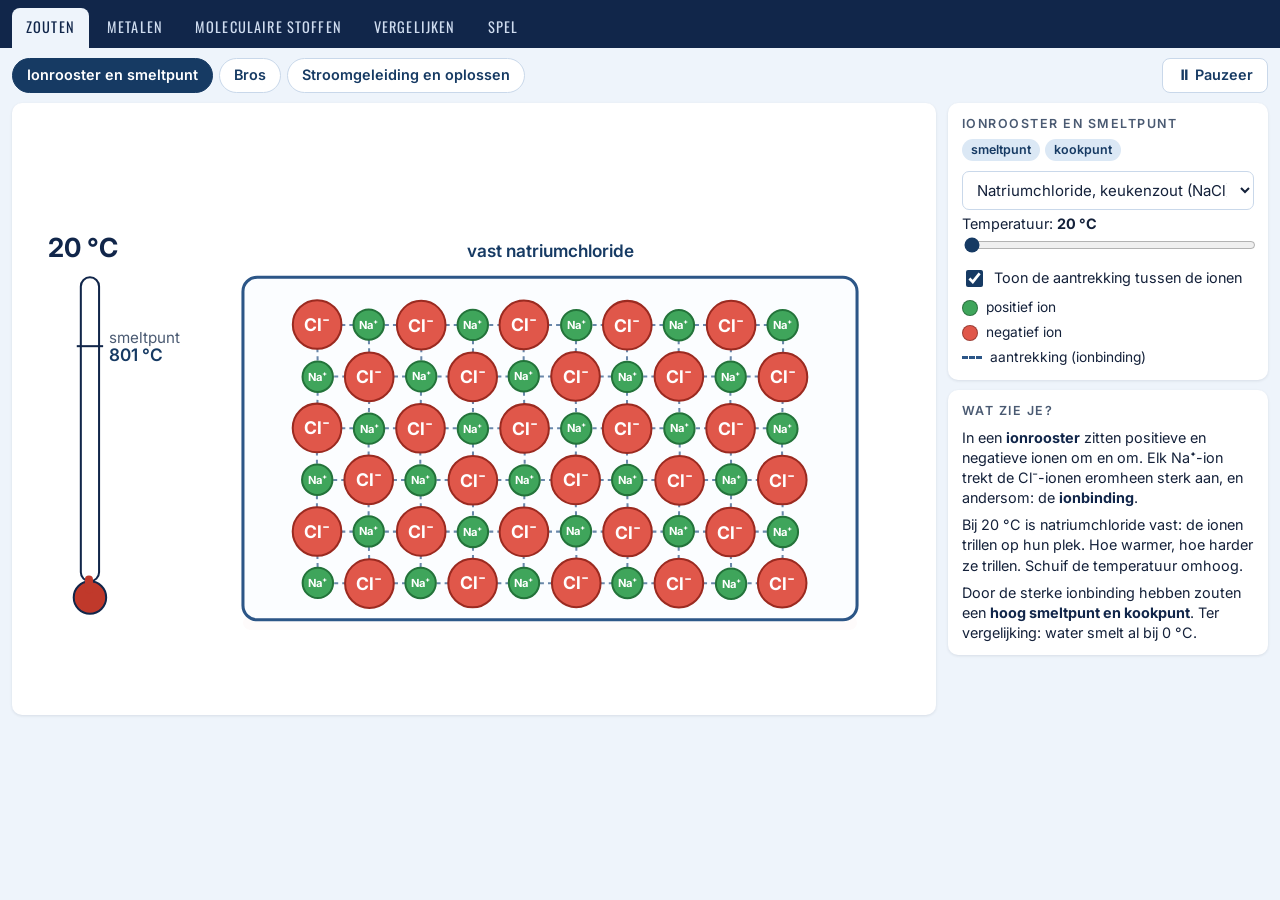
<file: materialen/3hv/h3/stofeigenschappen/index.html>
<!doctype html>
<html lang="nl">
<head>
<meta charset="utf-8">
<meta name="viewport" content="width=device-width, initial-scale=1">
<title>Stofeigenschappen op microniveau</title>
<link rel="preconnect" href="https://fonts.googleapis.com">
<link rel="preconnect" href="https://fonts.gstatic.com" crossorigin>
<link href="https://fonts.googleapis.com/css2?family=Inter:wght@400;500;600;700&family=Oswald:wght@500;600&display=swap" rel="stylesheet">
<style>
  :root {
    --navy: #11264a; --navy2: #163a63; --navy3: #2c5687;
    --licht: #eef4fb; --licht2: #dbe8f5; --rand: #c9d8ea;
    --tekst: #14213a; --zacht: #4a5a72;
    --plus: #3fa55b; --min: #e0574a; --metaal: #f8e39b; --elektron: #e8890c;
    --kop: "Oswald", "Arial Narrow", Arial, sans-serif;
  }
  * { box-sizing: border-box; }
  html, body { margin: 0; }
  body { font-family: Inter, "Helvetica Neue", Arial, sans-serif; color: var(--tekst); background: var(--licht);
         line-height: 1.45; font-size: 15px; -webkit-font-smoothing: antialiased; }
  button, select { font: inherit; color: inherit; }
  button { cursor: pointer; }
  [hidden] { display: none !important; }

  .tabs { display: flex; gap: 4px; padding: 8px 12px 0; background: var(--navy); overflow-x: auto; scrollbar-width: none; }
  .tabs button { flex: 0 0 auto; border: 0; background: transparent; color: #cfdcef; padding: 9px 14px 10px; border-radius: 8px 8px 0 0;
                 font-family: var(--kop); letter-spacing: .08em; text-transform: uppercase; font-size: .9rem; }
  .tabs button:hover { color: #fff; background: rgba(255,255,255,.08); }
  .tabs button[aria-selected="true"] { background: var(--licht); color: var(--navy); }

  .delen { display: flex; gap: 6px; flex-wrap: wrap; align-items: center; padding: 10px 12px 0; }
  .delen button { border: 1px solid var(--rand); background: #fff; border-radius: 99px; padding: 6px 14px; font-weight: 600; font-size: .9rem; color: var(--navy2); }
  .delen button[aria-pressed="true"] { background: var(--navy2); border-color: var(--navy2); color: #fff; }
  .delen .pauze { margin-left: auto; border-radius: 8px; }

  .scherm { padding: 10px 12px 12px; }
  .app { display: grid; grid-template-columns: minmax(0, 1fr) 320px; gap: 12px; align-items: start; }
  .kaart { background: #fff; border-radius: 10px; box-shadow: 0 1px 3px rgba(11,26,51,.1); padding: 12px 14px; min-width: 0; }
  .kaart h2 { margin: 0 0 8px; font-size: .78rem; letter-spacing: .12em; text-transform: uppercase; color: var(--zacht); font-weight: 600; }
  .paneel { display: flex; flex-direction: column; gap: 10px; }
  .podium { padding: 6px; }
  #tek { width: 100%; height: clamp(300px, calc(100vh - 140px), 600px); display: block; touch-action: manipulation; user-select: none; -webkit-user-select: none; }

  .knoppen { display: flex; gap: 6px; flex-wrap: wrap; }
  .knoppen + .knoppen { margin-top: 8px; }
  .knoppen button { flex: 1 1 auto; padding: 8px 10px; border-radius: 7px; border: 1px solid var(--rand); background: #fff; font-weight: 600; font-size: .9rem; }
  .knoppen button.hoofd { background: var(--navy2); color: #fff; border-color: var(--navy2); }
  .knoppen button[aria-pressed="true"] { background: var(--navy2); color: #fff; border-color: var(--navy2); }
  .knoppen button:disabled { opacity: .45; cursor: default; }
  select { width: 100%; padding: 8px 10px; border-radius: 7px; border: 1px solid var(--rand); background: #fff; }
  label.schuif { display: block; font-size: .9rem; margin-top: 4px; }
  label.schuif input { width: 100%; accent-color: var(--navy2); }
  label.optie { display: flex; gap: 8px; align-items: center; font-size: .9rem; margin-top: 8px; cursor: pointer; }
  label.optie input { width: 17px; height: 17px; accent-color: var(--navy2); }
  .stoflijst { display: grid; gap: 3px; }
  .stoflijst button { display: flex; justify-content: space-between; gap: 8px; text-align: left; padding: 2px 10px; border-radius: 7px;
                      border: 1px solid var(--rand); background: #fff; font-size: .88rem; }
  .stoflijst button span:last-child { font-weight: 700; color: var(--navy); white-space: nowrap; }
  .stoflijst button[aria-pressed="true"] { border-color: var(--navy2); box-shadow: inset 0 0 0 1px var(--navy2); background: var(--licht); }

  .schakelaar { display: flex; align-items: center; gap: 10px; margin: 0 0 10px; cursor: pointer; font-weight: 600; font-size: .9rem; position: relative; }
  .schakelaar input { position: absolute; opacity: 0; width: 1px; height: 1px; }
  .schakelaar .baan { width: 42px; height: 24px; border-radius: 99px; background: #b8c4d4; position: relative; transition: background .15s; flex: 0 0 auto; }
  .schakelaar .baan::after { content: ""; position: absolute; top: 3px; left: 3px; width: 18px; height: 18px; border-radius: 50%; background: #fff; transition: left .15s; box-shadow: 0 1px 2px rgba(0,0,0,.3); }
  .schakelaar input:checked + .baan { background: #c27c0e; }
  .schakelaar input:checked + .baan::after { left: 21px; }
  .schakelaar input:focus-visible + .baan { outline: 3px solid #9cc3f0; outline-offset: 2px; }
  .uitleg p { margin: 0 0 7px; font-size: .9rem; line-height: 1.4; }
  .uitleg p:last-child { margin-bottom: 0; }
  .uitleg p.nieuw { animation: in .6s ease; }
  @keyframes in { from { opacity: 0; transform: translateY(4px); } to { opacity: 1; transform: none; } }
  .uitleg b { color: var(--navy); }
  .chips { display: flex; flex-wrap: wrap; gap: 5px; margin: -2px 0 10px; }
  .chips span { font-size: .78rem; font-weight: 600; padding: 2px 9px; border-radius: 99px; background: var(--licht2); color: var(--navy2); }
  .legenda { display: grid; gap: 5px; font-size: .86rem; margin-top: 8px; }
  .legenda div { display: flex; align-items: center; gap: 8px; }
  .legenda i { width: 16px; height: 16px; border-radius: 50%; flex: 0 0 auto; border: 1.5px solid rgba(0,0,0,.3); }
  .legenda i.lijn { border-radius: 0; height: 0; border: 0; border-top: 3px dashed; width: 20px; }

  svg text { font-family: Inter, Arial, sans-serif; }
  .ion-t { font-weight: 700; text-anchor: middle; dominant-baseline: central; pointer-events: none; }
  .lab { font-size: 17px; font-weight: 600; fill: var(--navy2); }
  .lab-z { font-size: 15px; fill: var(--zacht); }
  .groot { font-size: 26px; font-weight: 700; fill: var(--navy); }
  .delta { font-size: 19px; font-weight: 700; font-style: italic; text-anchor: middle; dominant-baseline: central; }

  /* vergelijken */
  .vergelijk { max-width: 1100px; margin: 0 auto; }
  .vergelijk .rij { display: grid; grid-template-columns: 190px repeat(3, minmax(0, 1fr)); gap: 8px; margin-bottom: 8px; }
  .vergelijk .kop { font-family: var(--kop); letter-spacing: .06em; text-transform: uppercase; color: #fff; background: var(--navy2);
                    border-radius: 8px; padding: 8px 12px; font-size: .95rem; }
  .vergelijk .eig { background: var(--navy2); color: #fff; border-radius: 8px; padding: 10px 12px; font-weight: 600; font-size: .92rem; }
  .vergelijk .cel { background: #fff; border-radius: 8px; padding: 9px 12px; font-size: .88rem; box-shadow: 0 1px 2px rgba(11,26,51,.08); }
  .vergelijk .cel b { display: block; color: var(--navy); font-size: .95rem; margin-bottom: 2px; }
  .vergelijk .cel a { color: var(--navy3); font-weight: 600; font-size: .82rem; text-decoration: none; display: inline-block; margin-top: 3px; cursor: pointer; }
  .vergelijk .cel a:hover { text-decoration: underline; }
  .vergelijk .cel .cat { display: none; font-family: var(--kop); letter-spacing: .06em; text-transform: uppercase; font-size: .78rem; color: var(--zacht); }

  /* spel (zelfde opzet als de spellen van Bouw een atoom en Bouw een molecuul) */
  .spel { max-width: 860px; margin: 0 auto; }
  .spelbalk { display: flex; align-items: center; gap: 14px; flex-wrap: wrap; background: #fff; border-radius: 10px; padding: 8px 14px; margin-bottom: 10px;
              box-shadow: 0 1px 3px rgba(11,26,51,.1); font-size: .92rem; }
  .spelbalk strong { color: var(--navy); }
  .voortgang { display: flex; gap: 5px; }
  .voortgang i { width: 22px; height: 6px; border-radius: 3px; background: var(--licht2); }
  .voortgang i.af { background: var(--navy3); }
  .voortgang i.nu { background: var(--navy); outline: 2px solid #9cc3f0; }
  .pogingslabel { font-size: .8rem; font-weight: 600; padding: 2px 9px; border-radius: 99px; background: var(--licht2); color: var(--navy2); }
  .pogingslabel.verd { background: #f6e7cc; color: #7a4d06; }
  .spelbalk .stop { margin-left: auto; border: 1px solid var(--rand); background: #fff; color: var(--zacht); border-radius: 8px; padding: 4px 12px; font-size: .85rem; }
  .start-spel { max-width: 640px; margin: 18px auto; padding: 22px 26px; }
  .start-spel h2 { font-family: var(--kop); font-size: 1.4rem; letter-spacing: .04em; color: var(--navy); text-transform: none; margin: 0 0 10px; }
  .start-spel ul { margin: 6px 0 14px; padding-left: 20px; }
  .start-spel .schakelaar { margin: 14px 0 18px; }
  .groot-knop { font-size: 1.05rem; font-weight: 600; padding: 10px 28px; border-radius: 8px; border: 0; background: var(--navy2); color: #fff; }
  .groot-knop.licht { background: #fff; color: var(--navy2); border: 1px solid var(--rand); }
  .vraagvak { padding: 16px 18px; }
  .opdracht { font-size: 1.08rem; font-weight: 600; color: var(--navy); margin: 0 0 12px; }
  .verd-label { font-size: .75rem; font-weight: 700; letter-spacing: .08em; text-transform: uppercase; background: #f6e7cc; color: #7a4d06; padding: 2px 8px; border-radius: 99px; vertical-align: 2px; }
  .kaartplek { display: flex; justify-content: center; margin-bottom: 14px; min-height: 150px; }
  .stofkaart { width: min(100%, 420px); background: #fffdf5; border: 2px solid var(--navy3); border-radius: 12px; padding: 12px 16px; cursor: grab;
               touch-action: none; user-select: none; -webkit-user-select: none; box-shadow: 0 3px 8px rgba(11,26,51,.15); position: relative; z-index: 2; }
  .stofkaart.sleep { cursor: grabbing; box-shadow: 0 10px 24px rgba(11,26,51,.3); transition: none; opacity: .92; }
  .stofkaart:not(.sleep) { transition: transform .25s; }
  .stofkaart.weg { opacity: .55; cursor: default; }
  .stofkaart h3 { margin: 0 0 6px; font-family: var(--kop); letter-spacing: .06em; color: var(--navy); font-size: 1.15rem; }
  .stofkaart ul { margin: 0; padding-left: 18px; }
  .stofkaart li { margin: 3px 0; }
  .bakken { display: grid; grid-template-columns: repeat(3, 1fr); gap: 10px; margin-bottom: 12px; }
  .bak { border: 2px dashed var(--navy3); border-radius: 12px; padding: 16px 10px; text-align: center; background: var(--licht); cursor: pointer; transition: background .15s; }
  .bak .bak-titel { display: block; font-family: var(--kop); letter-spacing: .06em; text-transform: uppercase; color: var(--navy); font-size: 1.05rem; }
  .bak .bak-sub { display: block; font-size: .8rem; color: var(--zacht); }
  .bak.boven { background: var(--licht2); border-style: solid; }
  .bak.goed { background: #e9f7ef; border: 2px solid #1f8a4c; }
  .bak.fout { background: #fdecea; border: 2px solid #c0392b; }
  .bak.uit { cursor: default; opacity: .7; }
  .opties { display: grid; gap: 8px; margin-bottom: 12px; }
  .opties button { text-align: left; padding: 10px 14px; border-radius: 8px; border: 1px solid var(--rand); background: #fff; font-size: .95rem; }
  .opties button:hover:not(:disabled) { border-color: var(--navy3); }
  .opties button.goed { background: #e9f7ef; border-color: #1f8a4c; font-weight: 600; }
  .opties button.fout { background: #fdecea; border-color: #c0392b; }
  .opties button:disabled { cursor: default; }
  .feedback { padding: 10px 12px; border-radius: 8px; font-size: .93rem; background: var(--licht); margin-bottom: 10px; }
  .feedback.goed { background: #e9f7ef; border-left: 5px solid #1f8a4c; }
  .feedback.fout { background: #fdecea; border-left: 5px solid #c0392b; }
  .feedback p { margin: 0 0 6px; } .feedback p:last-child { margin: 0; }
  .feedback ul { margin: 0; padding-left: 18px; }
  .resultaat { max-width: 720px; margin: 18px auto; padding: 24px 26px; text-align: center; }
  .resultaat h2 { font-family: var(--kop); font-size: 1.4rem; color: var(--navy); text-transform: none; letter-spacing: .04em; }
  .resultaat .totaal { font-size: 3rem; font-weight: 700; color: var(--navy); line-height: 1.1; margin: 8px 0 2px; }
  .resultaat .sterren { font-size: 1.8rem; letter-spacing: .15em; color: #e0a800; }
  .resultaat ol { list-style: none; padding: 0; margin: 18px 0; display: flex; flex-wrap: wrap; justify-content: center; gap: 10px; }
  .resultaat li { border: 1px solid var(--rand); border-radius: 10px; padding: 8px 14px 6px; min-width: 112px; font-size: .88rem; }
  .resultaat li .f { font-family: var(--kop); font-size: 1.3rem; color: var(--navy); }
  .resultaat li .pnt { font-size: .85rem; font-weight: 600; }
  .resultaat li .pnt.vol { color: #1f8a4c; } .resultaat li .pnt.half { color: #b77b00; } .resultaat li .pnt.nul { color: #c0392b; }
  .resultaat .rij { display: flex; gap: 10px; justify-content: center; flex-wrap: wrap; }

  @media (max-width: 760px) {
    .app { display: flex; flex-direction: column; align-items: stretch; }
    .paneel { display: contents; }
    .kaart.bed { order: 1; }
    .podium { order: 2; }
    .kaart.uit { order: 3; }
    #tek { height: auto; aspect-ratio: 900 / 540; }
    .scherm { padding: 8px; }
    .vergelijk .rij { grid-template-columns: 1fr; }
    .vergelijk .rij.koprij { display: none; }
    .vergelijk .cel .cat { display: block; }
    .bakken { gap: 6px; } .bak { padding: 12px 4px; } .bak .bak-titel { font-size: .9rem; } .bak .bak-sub { display: none; }
  }
</style>
</head>
<body>
<nav class="tabs" role="tablist" aria-label="Soort stof">
  <button role="tab" data-cat="zout" aria-selected="true">Zouten</button>
  <button role="tab" data-cat="metaal" aria-selected="false">Metalen</button>
  <button role="tab" data-cat="moleculair" aria-selected="false">Moleculaire stoffen</button>
  <button role="tab" data-cat="vergelijk" aria-selected="false">Vergelijken</button>
  <button role="tab" data-cat="spel" aria-selected="false">Spel</button>
</nav>
<div class="delen" id="delen"></div>

<main class="scherm">
  <section class="app" id="app">
    <div class="kaart podium"><svg id="tek" viewBox="0 0 900 540" role="img"></svg></div>
    <div class="paneel">
      <div class="kaart bed">
        <h2 id="bed-titel">Doe het zelf</h2>
        <div class="chips" id="chips" title="Stofeigenschappen in dit onderdeel"></div>
        <div id="bediening"></div>
      </div>
      <div class="kaart uit">
        <h2>Wat zie je?</h2>
        <div class="uitleg" id="uitleg" aria-live="polite"></div>
      </div>
    </div>
  </section>
  <section class="vergelijk" id="vergelijk" hidden></section>
  <section class="spel" id="spel" hidden></section>
</main>

<script>
"use strict";
/* =====================================================================
   Stofeigenschappen op microniveau (§3.1–§3.2)
   Eén simulatie met drie categorieën (zouten, metalen, moleculaire
   stoffen) en een vergelijking. Elke categorie heeft onderdelen die elk
   zonder scrollen in beeld passen.
   URL: ?tab=zout|metaal|moleculair|vergelijk  &deel=<id van het onderdeel>
   ===================================================================== */
const NS = "http://www.w3.org/2000/svg";
const $ = id => document.getElementById(id);
const tek = $("tek");
const KLEUR = {
  p: ["#3fa55b", "#23733a", "#fff"],        // positief ion: groen
  n: ["#e0574a", "#9b2a20", "#fff"],        // negatief ion: rood
  m: ["#f8e39b", "#a88d2c", "#11264a"],     // metaalion: geel
  a: ["#e2b64f", "#7c5f14", "#11264a"]      // ander metaal (legering)
};
const fmt = t => (t < 0 ? "−" : "") + String(Math.abs(t)).replace(".", ",");
const ease = x => x <= 0 ? 0 : x >= 1 ? 1 : x * x * (3 - 2 * x);
const tussen = (t, a, b) => ease((t - a) / (b - a));
const rnd = (a, b) => a + Math.random() * (b - a);

function maak(tag, attrs, ouder, tekst) {
  const el = document.createElementNS(NS, tag);
  for (const k in attrs) el.setAttribute(k, attrs[k]);
  if (tekst != null) el.textContent = tekst;
  if (ouder) ouder.appendChild(el);
  return el;
}
function defs() {
  const d = maak("defs", {}, tek);
  const grad = (id, licht, donker) => {
    const rg = maak("radialGradient", { id, cx: "35%", cy: "32%", r: "70%" }, d);
    maak("stop", { offset: "0", "stop-color": licht }, rg); maak("stop", { offset: "1", "stop-color": donker }, rg);
  };
  grad("gO", "#ff9a8c", "#cf3a2e"); grad("gH", "#ffffff", "#d3dae3"); grad("gC", "#7a828d", "#262a30");
  const pijl = maak("marker", { id: "pijl", viewBox: "0 0 10 10", refX: 9, refY: 5, markerWidth: 9, markerHeight: 9, markerUnits: "userSpaceOnUse", orient: "auto-start-reverse" }, d);
  maak("path", { d: "M0,0 L10,5 L0,10 z", fill: "#c0392b" }, pijl);
  return d;
}
/* een ion of metaalion: bol met lading of symbool */
function maakIon(ouder, soort, r, label) {
  const [vul, rand, tk] = KLEUR[soort];
  const g = maak("g", {}, ouder);
  const c = maak("circle", { r, fill: vul, stroke: rand, "stroke-width": 2 }, g);
  const t = maak("text", { class: "ion-t", fill: tk, "font-size": Math.max(11, r * .72) }, g, label);
  return { g, c, t, r, soort, x: 0, y: 0, vx: 0, vy: 0 };
}
function plaats(o) { o.g.setAttribute("transform", `translate(${o.x.toFixed(1)} ${o.y.toFixed(1)})`); }

/* molecuulmodellen (kalotmodel, plat getekend): [element, x, y, straal] */
const AT = { O: ["url(#gO)", "#9b2a20"], H: ["url(#gH)", "#8a97a8"], C: ["url(#gC)", "#15181c"] };
function alkaan(n, zonderMiddenH) {
  const C = [], H = [];
  for (let i = 0; i < n; i++) {
    const x = (i - (n - 1) / 2) * 20, y = i % 2 ? -5 : 5, uit = i % 2 ? -1 : 1;
    C.push(["C", x, y, 10.5]);
    if (zonderMiddenH && i === 1) continue;
    H.push(["H", x, y + uit * 14, 7]);
    if (i === 0 || i === n - 1) H.push(["H", x + (i === 0 ? -14 : 14), y - uit * 3, 7]);
    if (i > 0 && i < n - 1) H.push(["H", x, y - uit * 14, 7]);
    else H.push(["H", x + (i === 0 ? -6 : 6), y - uit * 13, 7]);
  }
  return [...H, ...C];
}
const MOL = {
  water: [["H", -9.5, 7, 7], ["H", 9.5, 7, 7], ["O", 0, -2, 11]],
  co2: [["C", 0, 0, 10], ["O", -17, 0, 10.5], ["O", 17, 0, 10.5]],
  methaan: [["H", -15, 0, 7], ["H", 15, 0, 7], ["H", 0, -15, 7], ["H", 0, 15, 7], ["C", 0, 0, 11]],
  propaan: alkaan(3), butaan: alkaan(4),
  propanon: [...alkaan(3, true), ["O", 0, -24, 11]],
  ethanol: [["H", -24, -2, 6], ["H", -19, 13, 6], ["H", -13, -9, 6], ["H", -3, -15, 6], ["H", 9, -14, 6], ["H", 26, -3, 5.5],
            ["C", -14, 3, 9.5], ["C", 2, -4, 9.5], ["O", 17, 3, 9.5]]
};
function maakMolecuul(ouder, soort, schaal = 1) {
  const g = maak("g", {}, ouder), binnen = maak("g", { transform: `scale(${schaal})` }, g);
  for (const [el, x, y, r] of MOL[soort]) maak("circle", { cx: x, cy: y, r, fill: AT[el][0], stroke: AT[el][1], "stroke-width": 1 }, binnen);
  return { g, x: 0, y: 0, hoek: 0, soort, schaal };
}
function plaatsMol(m) { m.g.setAttribute("transform", `translate(${m.x.toFixed(1)} ${m.y.toFixed(1)}) rotate(${(m.hoek * 57.3).toFixed(1)})`); }

/* vrije elektronen in een metaal (zoals bij Metaalbinding in hoofdstuk 2):
   een langzaam draaiende "zin", zwakke aantrekking door de ionen, afstoting onderling */
function elektronenStap(E, ionen, grens, dt, opt = {}) {
  const RAND = 60, drift = opt.drift || 0;
  for (const e of E) {
    let ax = 0, ay = 0;
    e.zin += (Math.random() - .5) * 5 * Math.sqrt(dt);
    ax += Math.cos(e.zin) * 45; ay += Math.sin(e.zin) * 45;
    const b = grens(e);
    const duw = d => d < RAND ? 420 * Math.pow(1 - Math.max(d, 0) / RAND, 2) : 0;
    if (!opt.open) { ax += duw(e.x - b.x0) - duw(b.x1 - e.x); }
    ay += duw(e.y - b.y0) - duw(b.y1 - e.y);
    for (const a of ionen) {
      const dx = a.x - e.x, dy = a.y - e.y, d2 = dx * dx + dy * dy;
      if (d2 > 150 * 150) continue;
      const d = Math.sqrt(d2) || 1;
      let f = 200000 / (d2 + 2500);
      if (d < a.r + 12) f -= 900 * (1 - d / (a.r + 12));
      ax += f * dx / d; ay += f * dy / d;
    }
    for (const o of E) {
      if (o === e) continue;
      const dx = e.x - o.x, dy = e.y - o.y, d2 = dx * dx + dy * dy;
      if (d2 > 44 * 44 || d2 === 0) continue;
      const d = Math.sqrt(d2), f = 700 * (1 - d / 44);
      ax += f * dx / d; ay += f * dy / d;
    }
    ax += drift;
    e.vx += ax * dt; e.vy += ay * dt;
    const schaal = opt.snelheid ? opt.snelheid(e) : 1;
    const MAX = 110 * schaal + Math.abs(drift) * .25, MIN = 45 * schaal;
    const v = Math.hypot(e.vx, e.vy) || 1, doel = Math.min(MAX, Math.max(MIN, v));
    e.vx *= doel / v; e.vy *= doel / v;
    e.x += e.vx * dt; e.y += e.vy * dt;
    if (opt.open) {                                  // stroomkring: rechts eruit, links er weer in
      if (e.x > b.x1 + 8) { e.x = b.x0 - 4; }
      if (e.x < b.x0 - 8) { e.x = b.x1 + 4; }
    } else e.x = Math.max(b.x0 - 8, Math.min(b.x1 + 8, e.x));
    e.y = Math.max(b.y0 - 8, Math.min(b.y1 + 8, e.y));
    e.el.setAttribute("cx", e.x.toFixed(1)); e.el.setAttribute("cy", e.y.toFixed(1));
  }
}
function maakElektron(ouder, x, y) {
  const h = Math.random() * 6.28;
  return { el: maak("circle", { cx: x, cy: y, r: 7, fill: "#e8890c", stroke: "#fff", "stroke-width": 2 }, ouder), x, y, vx: Math.cos(h) * 60, vy: Math.sin(h) * 60, zin: h };
}

/* deeltjes in een vloeistof: afstoten, beetje plakken, trillen; optioneel een elektrisch veld */
function vloeistofStap(D, vak, dt, opt = {}) {
  const K = opt.ruis || 2400, zw = opt.zwaarte || 0, veld = opt.veld || 0;
  // in een vloeistof ruilen buren voortdurend van plek: ze schuiven in een boogje langs elkaar heen
  if (opt.wissel) {
    D.wacht = (D.wacht || 0) - dt;
    if (D.wacht <= 0) {
      D.wacht = 1 / opt.wissel;
      const vrij = D.filter(p => !p.vast && !p.wissel);
      const a = vrij[Math.floor(Math.random() * vrij.length)];
      const buren = a ? vrij.filter(b => b !== a && (b.x - a.x) ** 2 + (b.y - a.y) ** 2 < ((a.r + b.r) * 1.5) ** 2) : [];
      if (buren.length) {
        const b = buren[Math.floor(Math.random() * buren.length)], kant = Math.random() < .5 ? 1 : -1;
        a.wissel = { x0: a.x, y0: a.y, x1: b.x, y1: b.y, t: 0, duur: .9, kant, r: a.r + b.r };
        b.wissel = { x0: b.x, y0: b.y, x1: a.x, y1: a.y, t: 0, duur: .9, kant, r: a.r + b.r };
      }
    }
  }
  for (const p of D) {
    if (p.wissel) {
      const w = p.wissel; w.t += dt;
      const f = Math.min(1, w.t / w.duur), e = ease(f), dx = w.x1 - w.x0, dy = w.y1 - w.y0, l = Math.hypot(dx, dy) || 1;
      const boog = Math.sin(Math.PI * f) * w.r * .55 * w.kant;
      p.x = w.x0 + dx * e - dy / l * boog; p.y = w.y0 + dy * e + dx / l * boog; p.vx = p.vy = 0;
      if (f >= 1) p.wissel = null;
      continue;
    }
    if (p.vast) continue;
    p.vx += ((Math.random() - .5) * 2 * K + (p.q ? -p.q * veld : 0)) * dt;
    p.vy += ((Math.random() - .5) * 2 * K + zw) * dt;
    const demp = Math.exp(-4 * dt); p.vx *= demp; p.vy *= demp;
    p.x += p.vx * dt; p.y += p.vy * dt;
  }
  for (let it = 0; it < 2; it++) {
    for (let i = 0; i < D.length; i++) for (let j = i + 1; j < D.length; j++) {
      const a = D[i], b = D[j];
      const av = a.vast || !!a.wissel, bv = b.vast || !!b.wissel;
      if (av && bv) continue;
      const dmin = (a.r + b.r) * (opt.ruimte || 1.12);
      let dx = b.x - a.x, dy = b.y - a.y; const d2 = dx * dx + dy * dy;
      if (d2 > dmin * dmin * 2.2) continue;
      const d = Math.sqrt(d2) || .01, nx = dx / d, ny = dy / d;
      if (d < dmin) {
        const wa = av ? 0 : 1, wb = bv ? 0 : 1, s = wa + wb, ov = dmin - d;
        a.x -= nx * ov * wa / s; a.y -= ny * ov * wa / s; b.x += nx * ov * wb / s; b.y += ny * ov * wb / s;
      } else if (it === 0 && opt.plak && a.q && b.q && a.q * b.q < 0) {   // tegengestelde ladingen trekken elkaar aan
        const f = opt.plak * dt;
        if (!av) { a.vx += nx * f; a.vy += ny * f; }
        if (!bv) { b.vx -= nx * f; b.vy -= ny * f; }
      }
    }
    for (const p of D) {
      if (p.vast || p.wissel) continue;
      if (p.x < vak.x0 + p.r) { p.x = vak.x0 + p.r; p.vx = Math.abs(p.vx) * .3; }
      if (p.x > vak.x1 - p.r) { p.x = vak.x1 - p.r; p.vx = -Math.abs(p.vx) * .3; }
      if (p.y < vak.y0 + p.r) { p.y = vak.y0 + p.r; p.vy = Math.abs(p.vy) * .3; }
      if (p.y > vak.y1 - p.r) { p.y = vak.y1 - p.r; p.vy = -Math.abs(p.vy) * .3; }
    }
  }
}

/* ---------- uitleg en bediening ---------- */
let uitlegOud = "";
function zetUitleg(paragrafen) {                 // lijst met alinea's; nieuwe alinea's worden aangevuld
  const html = paragrafen.map(p => `<p>${p}</p>`).join("");
  if (html === uitlegOud) return;
  const oud = uitlegOud; uitlegOud = html;
  $("uitleg").innerHTML = html;
  if (oud && html.startsWith(oud.slice(0, -4))) {
    const ps = $("uitleg").querySelectorAll("p"); if (ps.length) ps[ps.length - 1].classList.add("nieuw");
  }
}
function knoppenHtml(lijst) {                   // [[id, tekst, extraKlasse]]
  return `<div class="knoppen">${lijst.map(([id, t, k]) => `<button id="${id}" ${k ? `class="${k}"` : ""}>${t}</button>`).join("")}</div>`;
}
function groep(id, opties, actief) {             // knoppen waarvan er één tegelijk aan staat
  return `<div class="knoppen" id="${id}">${opties.map(([w, t]) => `<button data-w="${w}" aria-pressed="${w === actief}">${t}</button>`).join("")}</div>`;
}
function bijGroep(id, fn) {
  $(id).querySelectorAll("button").forEach(b => b.addEventListener("click", () => {
    $(id).querySelectorAll("button").forEach(x => x.setAttribute("aria-pressed", x === b));
    fn(b.dataset.w);
  }));
}
function legenda(items) {
  return `<div class="legenda">${items.map(([kleur, t, lijn]) =>
    `<div><i ${lijn ? `class="lijn" style="border-top-color:${kleur}"` : `style="background:${kleur}"`}></i>${t}</div>`).join("")}</div>`;
}

/* ===================================================================== ZOUTEN */
const ZOUTEN = {
  nacl: { naam: "natriumchloride", kort: "keukenzout", p: "Na⁺", n: "Cl⁻", rp: 15, rn: 24, smp: 801, kp: 1465 },
  mgo:  { naam: "magnesiumoxide", kort: "", p: "Mg²⁺", n: "O²⁻", rp: 12, rn: 21, smp: 2852, kp: 3600 }
};
function rooster(ouder, Z, cols, rows, sp, x0, yOnder, schaal = 1) {   // ionrooster, onderste rij op yOnder
  const ionen = [];
  for (let r = 0; r < rows; r++) for (let c = 0; c < cols; c++) {
    const plus = (r + c) % 2 === 0;
    const o = maakIon(ouder, plus ? "p" : "n", (plus ? Z.rp : Z.rn) * schaal, plus ? Z.p : Z.n);
    o.q = plus ? 1 : -1; o.rij = r; o.kol = c;
    o.hx = o.x = x0 + c * sp; o.hy = o.y = yOnder - r * sp;
    o.fx = rnd(0, 6.3); o.fy = rnd(0, 6.3);
    plaats(o); ionen.push(o);
  }
  return ionen;
}
function aantrekLijnen(pad, ionen, max) {
  let d = "";
  for (let i = 0; i < ionen.length; i++) for (let j = i + 1; j < ionen.length; j++) {
    const a = ionen[i], b = ionen[j];
    if (a.q * b.q > 0) continue;
    if ((a.x - b.x) ** 2 + (a.y - b.y) ** 2 < max * max) d += `M${a.x.toFixed(0)} ${a.y.toFixed(0)}L${b.x.toFixed(0)} ${b.y.toFixed(0)}`;
  }
  pad.setAttribute("d", d);
}

/* ---- Zout 1: ionrooster en smeltpunt ---- */
const zRooster = {
  id: "rooster", titel: "Ionrooster en smeltpunt", eig: ["smeltpunt", "kookpunt"],
  zout: "nacl", T: 20, lijnen: true,
  paneel() {
    return `<select id="z-keuze" aria-label="Zout"><option value="nacl">Natriumchloride, keukenzout (NaCl)</option><option value="mgo">Magnesiumoxide (MgO)</option></select>
      <label class="schuif">Temperatuur: <b id="z-T"></b><input type="range" id="z-schuif" min="20" step="10"></label>
      <label class="optie"><input type="checkbox" id="z-lijnen" checked> Toon de aantrekking tussen de ionen</label>
      ${legenda([[KLEUR.p[0], "positief ion"], [KLEUR.n[0], "negatief ion"], ["#2c5687", "aantrekking (ionbinding)", true]])}`;
  },
  koppel() {
    $("z-keuze").value = this.zout;
    $("z-keuze").addEventListener("change", e => { this.zout = e.target.value; this.T = 20; this.bouw(); this.schuif(); });
    $("z-schuif").addEventListener("input", e => { this.T = +e.target.value; this.tekst(); });
    $("z-lijnen").checked = this.lijnen;
    $("z-lijnen").addEventListener("change", e => { this.lijnen = e.target.checked; });
    this.schuif();
  },
  schuif() { const Z = ZOUTEN[this.zout], s = $("z-schuif"); s.max = Z.smp + Math.round(Z.smp * .25 / 10) * 10; s.value = this.T; this.tekst(); },
  bouw() {
    tek.innerHTML = ""; defs();
    const Z = ZOUTEN[this.zout], sp = Math.round((Z.rp + Z.rn) * 1.32);
    this.vak = { x0: 230, x1: 820, y0: 150, y1: 470 };
    this.gloed = maak("rect", { x: 222, y: 474, width: 606, height: 14, rx: 7, fill: "#c0392b", opacity: 0 }, tek);
    maak("rect", { x: 222, y: 140, width: 606, height: 338, rx: 14, fill: "#fbfdff", stroke: "#2c5687", "stroke-width": 3 }, tek);
    this.pad = maak("path", { fill: "none", stroke: "#2c5687", "stroke-width": 2, "stroke-dasharray": "4 4", opacity: .7 }, tek);
    const g = maak("g", {}, tek);
    const cols = 10, rows = 6;
    this.sp = sp;
    this.ionen = rooster(g, Z, cols, rows, sp, 525 - (cols - 1) * sp / 2, 470 - Z.rn - 4);
    // thermometer
    maak("rect", { x: 62, y: 140, width: 18, height: 300, rx: 9, fill: "#fff", stroke: "#11264a", "stroke-width": 2 }, tek);
    maak("circle", { cx: 71, cy: 456, r: 16, fill: "#c0392b", stroke: "#11264a", "stroke-width": 2 }, tek);
    this.kwik = maak("rect", { x: 66, width: 8, rx: 4, fill: "#c0392b" }, tek);
    this.tT = maak("text", { x: 30, y: 120, class: "groot" }, tek);
    this.Tmax = Z.smp * 1.25;
    const ySmp = 440 - Z.smp / this.Tmax * 290;
    maak("line", { x1: 58, x2: 84, y1: ySmp, y2: ySmp, stroke: "#11264a", "stroke-width": 2 }, tek);
    maak("text", { x: 90, y: ySmp - 3, class: "lab-z" }, tek, "smeltpunt");
    maak("text", { x: 90, y: ySmp + 15, class: "lab", "font-size": 15 }, tek, `${fmt(Z.smp)} °C`);
    this.tFase = maak("text", { x: 525, y: 120, class: "lab", "text-anchor": "middle" }, tek);
  },
  stap(dt) {
    const Z = ZOUTEN[this.zout], T = this.T, vloei = T >= Z.smp;
    const sS = Math.min(1, T / Z.smp);
    if (vloei) {
      this.ionen.forEach(o => o.vast = false);
      vloeistofStap(this.ionen, this.vak, dt, { ruis: 2600, zwaarte: 900, plak: 500, ruimte: 1.18, wissel: 7 });
    } else {
      const amp = 1 + 6 * sS * sS, w = 9;
      for (const o of this.ionen) {
        o.wissel = null;
        const tx = o.hx + amp * Math.sin(performance.now() / 1000 * w + o.fx), ty = o.hy + amp * Math.sin(performance.now() / 1000 * w * 1.1 + o.fy);
        const k = Math.min(1, dt * 4); o.x += (tx - o.x) * k; o.y += (ty - o.y) * k; o.vx = o.vy = 0;
      }
    }
    this.ionen.forEach(plaats);
    if (this.lijnen) aantrekLijnen(this.pad, this.ionen, this.sp * 1.2); else this.pad.setAttribute("d", "");
    const yT = 440 - Math.min(T, this.Tmax) / this.Tmax * 290;
    this.kwik.setAttribute("y", yT); this.kwik.setAttribute("height", 452 - yT);
    this.tT.textContent = `${fmt(T)} °C`;
    this.gloed.setAttribute("opacity", (T / this.Tmax * .9).toFixed(2));
    this.tFase.textContent = vloei ? `gesmolten ${Z.naam} (vloeibaar)` : `vast ${Z.naam}`;
  },
  tekst() {
    const Z = ZOUTEN[this.zout], T = this.T; $("z-T").textContent = `${fmt(T)} °C`;
    const p = [];
    p.push(`In een <b>ionrooster</b> zitten positieve en negatieve ionen om en om. Elk ${Z.p}-ion trekt de ${Z.n}-ionen eromheen sterk aan, en andersom: de <b>ionbinding</b>.`);
    if (T < Z.smp) p.push(`Bij ${fmt(T)} °C is ${Z.naam} vast: de ionen trillen op hun plek. Hoe warmer, hoe harder ze trillen. Schuif de temperatuur omhoog.`);
    else p.push(`Boven ${fmt(Z.smp)} °C raken de ionen los uit het rooster: het zout is gesmolten. Ze bewegen langs elkaar heen en trekken elkaar wel aan. Koken gebeurt pas bij ${fmt(Z.kp)} °C.`);
    p.push(`Door de sterke ionbinding hebben zouten een <b>hoog smeltpunt en kookpunt</b>. Ter vergelijking: water smelt al bij 0 °C.` +
      (this.zout === "mgo" ? ` In magnesiumoxide hebben de ionen een grotere lading (2+ en 2−): ze trekken elkaar nog sterker aan, dus het smeltpunt is nog hoger.` : ""));
    zetUitleg(p);
  }
};

/* ---- Zout 2: bros ---- */
const zBros = {
  id: "bros", titel: "Bros", eig: ["bros (breekt)", "vervormbaarheid"], verhaal: true,
  paneel() { return knoppenHtml([["b-start", "▶ Start", "hoofd"], ["b-opnieuw", "↺ Opnieuw"]]) +
    legenda([[KLEUR.p[0], "positief ion (Na⁺)"], [KLEUR.n[0], "negatief ion (Cl⁻)"], ["#c0392b", "afstoting: gelijke ladingen", true]]); },
  koppel() {
    $("b-start").addEventListener("click", () => { this.speelt = !this.speelt; this.knop(); });
    $("b-opnieuw").addEventListener("click", () => { this.bouw(); this.knop(); });
    this.knop();
  },
  knop() { $("b-start").textContent = this.speelt ? "⏸ Pauzeer" : this.t > 0 && this.t < 19 ? "▶ Verder" : this.t >= 19 ? "▶ Start" : "▶ Start"; },
  bouw() {
    tek.innerHTML = ""; defs();
    this.t = 0; this.speelt = false;
    const Z = ZOUTEN.nacl, sp = 52, cols = 10, rows = 6, x0 = 450 - (cols - 1) * sp / 2, yOnder = 440;
    this.sp = sp;
    this.onder = maak("g", {}, tek); this.boven = maak("g", {}, tek);
    const alle = rooster(maak("g", {}, tek), Z, cols, rows, sp, x0, yOnder);
    // bovenste drie rijen in een eigen groep, zodat ze samen kunnen verschuiven
    for (const o of alle) (o.rij >= 3 ? this.boven : this.onder).appendChild(o.g);
    this.ionen = alle;
    // na het verschuiven staat elk ion van rij 3 recht boven een ion met dezelfde lading in rij 2
    this.ringen = [];
    for (const o of alle.filter(o => o.rij === 2 || o.rij === 3))
      this.ringen.push(maak("circle", { cx: o.x, cy: o.y, r: o.r + 5, fill: "none", stroke: "#c0392b", "stroke-width": 3, opacity: 0 }, o.rij === 3 ? this.boven : this.onder));
    this.afst = maak("g", { opacity: 0 }, tek);
    const yVlak = yOnder - 2.5 * sp;
    for (const b of alle.filter(o => o.rij === 2 && o.kol > 0)) {
      maak("line", { x1: b.x, x2: b.x, y1: yVlak - 1, y2: yVlak - 13, stroke: "#c0392b", "stroke-width": 3, "marker-end": "url(#pijl)" }, this.afst);
      maak("line", { x1: b.x, x2: b.x, y1: yVlak + 1, y2: yVlak + 13, stroke: "#c0392b", "stroke-width": 3, "marker-end": "url(#pijl)" }, this.afst);
    }
    // hamer
    this.hamer = maak("g", {}, tek);
    maak("rect", { x: -150, y: -9, width: 120, height: 18, rx: 6, fill: "#8a6a3c", stroke: "#5b4423", "stroke-width": 2 }, this.hamer);
    maak("rect", { x: -40, y: -42, width: 40, height: 84, rx: 6, fill: "#5b6b7c", stroke: "#2b3540", "stroke-width": 2 }, this.hamer);
    this.hamerY = yOnder - 4 * sp;
    this.x0 = x0;
    maak("text", { x: 450, y: 500, class: "lab-z", "text-anchor": "middle" }, tek, "schematisch: een stukje zoutkristal (natriumchloride)");
    this.render(); this.tekst();
  },
  stap(dt) { if (this.speelt) { this.t += dt; if (this.t >= 19) { this.t = 19; this.speelt = false; this.knop(); } } this.render(); this.tekst(); },
  render() {
    const t = this.t, sp = this.sp;
    const schuif = tussen(t, 1.6, 3.6) * sp;
    const breek = tussen(t, 12.5, 14.5);
    const hx = this.x0 - 30 - 140 * (1 - tussen(t, .3, 1.6)) + schuif - 200 * tussen(t, 4, 5.5);
    this.hamer.setAttribute("transform", `translate(${hx} ${this.hamerY})`);
    this.hamer.setAttribute("opacity", 1 - tussen(t, 4.5, 5.5));
    const til = 22 * tussen(t, 6.5, 8);              // de afstoting duwt de lagen een stukje uit elkaar
    this.boven.setAttribute("transform", `translate(${schuif + 20 * breek} ${-til - 60 * breek}) rotate(${-6 * breek} ${this.x0} ${this.hamerY})`);
    const puls = t >= 6 && t < 12.5 ? .6 + .4 * Math.sin((t - 6) * 5) : 0;
    const zicht = (t >= 6 ? Math.min(1, (t - 6) * 2) : 0) * (t < 12.5 ? puls : 1 - breek);
    this.afst.setAttribute("opacity", zicht.toFixed(2));
    this.ringen.forEach(r => r.setAttribute("opacity", zicht.toFixed(2)));
    this.afst.setAttribute("transform", `translate(0 ${-til / 2})`);
  },
  tekst() {
    const t = this.t, p = [];
    p.push(`Een zoutkristal: elk ion is omringd door ionen met de <b>tegengestelde lading</b>. Die trekken elkaar sterk aan.` + (t === 0 ? ` Klik op <b>Start</b> en sla met een hamer op het kristal.` : ""));
    if (t > 0) p.push(`Door de klap schuiven de bovenste lagen ionen een stukje opzij.`);
    if (t >= 6) p.push(`Nu zitten positieve ionen recht tegenover positieve ionen, en negatieve tegenover negatieve. <b>Gelijke ladingen stoten elkaar af</b> (rode pijlen).`);
    if (t >= 12) p.push(`De afstoting duwt de lagen uit elkaar: het kristal <b>breekt</b>. Daarom zijn zouten <b>bros</b>: ze breken als je erop slaat, in plaats van te buigen. Vergelijk dit met een metaal (tabblad Metalen → Vervormbaar).`);
    zetUitleg(p);
  }
};

/* ---- Zout 3: stroomgeleiding en oplossen ---- */
const zGeleiding = {
  id: "geleiding", titel: "Stroomgeleiding en oplossen", eig: ["elektrische geleiding", "oplosbaarheid", "hydrofiel"],
  toestand: "vast",
  paneel() {
    return groep("g-toestand", [["vast", "Vast"], ["gesmolten", "Gesmolten"], ["opgelost", "Opgelost in water"]], this.toestand) +
      legenda([[KLEUR.p[0], "positief ion (Na⁺)"], [KLEUR.n[0], "negatief ion (Cl⁻)"], ["#ff9a8c", "watermolecuul (O rood, H wit)"]]);
  },
  koppel() { bijGroep("g-toestand", w => { this.toestand = w; this.bouw(); }); },
  bouw() {
    tek.innerHTML = ""; defs();
    const Z = ZOUTEN.nacl, t = this.toestand;
    this.t = 0;
    this.vak = { x0: 142, x1: 758, y0: 214, y1: 494 };
    // bak, vloeistof, elektroden, stroomkring
    if (t !== "vast") maak("rect", { x: 106, y: 206, width: 688, height: 294, fill: t === "opgelost" ? "#dcebfa" : "#f6ead8" }, tek);
    maak("path", { d: "M100,150 L100,502 L800,502 L800,150", fill: "none", stroke: "#2c5687", "stroke-width": 4, "stroke-linejoin": "round" }, tek);
    this.draad = maak("path", { d: "M127,140 L127,70 L405,70 M445,70 L590,70 M626,70 L773,70 L773,140", fill: "none", stroke: "#11264a", "stroke-width": 3 }, tek);
    maak("rect", { x: 120, y: 130, width: 14, height: 350, fill: "#7d8a99", stroke: "#3e4955", "stroke-width": 2 }, tek);
    maak("rect", { x: 766, y: 130, width: 14, height: 350, fill: "#7d8a99", stroke: "#3e4955", "stroke-width": 2 }, tek);
    maak("text", { x: 108, y: 126, class: "groot", "text-anchor": "middle", fill: "#11264a" }, tek, "−");
    maak("text", { x: 792, y: 126, class: "groot", "text-anchor": "middle" }, tek, "+");
    // batterij: korte dikke streep = minpool, lange dunne = pluspool
    maak("line", { x1: 410, x2: 410, y1: 56, y2: 84, stroke: "#11264a", "stroke-width": 7 }, tek);
    maak("line", { x1: 440, x2: 440, y1: 44, y2: 96, stroke: "#11264a", "stroke-width": 3 }, tek);
    maak("text", { x: 425, y: 122, class: "lab-z", "text-anchor": "middle" }, tek, "batterij");
    this.gloed = maak("circle", { cx: 608, cy: 70, r: 34, fill: "#ffd84d", opacity: 0 }, tek);
    maak("circle", { cx: 608, cy: 70, r: 18, fill: "#fff", stroke: "#11264a", "stroke-width": 3 }, tek);
    maak("path", { d: "M597,78 L602,62 L608,76 L614,62 L619,78", fill: "none", stroke: "#11264a", "stroke-width": 2 }, tek);
    this.lampTekst = maak("text", { x: 608, y: 122, class: "lab-z", "text-anchor": "middle" }, tek);
    this.tLabel = maak("text", { x: 450, y: 528, class: "lab", "text-anchor": "middle" }, tek);
    // water op de achtergrond
    this.water = [];
    const laag = maak("g", { opacity: .5 }, tek);
    if (t === "opgelost") for (let i = 0; i < 40; i++) {
      const m = maakMolecuul(laag, "water", .8);
      m.x = rnd(156, 744); m.y = rnd(226, 484); m.hoek = rnd(0, 6.3); m.vh = rnd(-1, 1);
      m.vx = rnd(-30, 30); m.vy = rnd(-30, 30);
      this.water.push(m); plaatsMol(m);
    }
    // ionen: eerst als rooster op de bodem
    const g = maak("g", {}, tek), sp = 46, opg = t === "opgelost", nk = opg ? 4 : 6, nr = opg ? 3 : 4;   // opgelost: minder ionen, zodat de watermantels passen
    this.ionen = rooster(g, Z, nk, nr, sp, 450 - (nk - 1) / 2 * sp, 494 - Z.rn - 2);
    this.ionen.forEach(o => { o.vast = true; o.mantel = null; });
    if (t === "opgelost") {
      const mid = { x: 450, y: 494 - (nr - 1) / 2 * sp - Z.rn };
      this.ionen.sort((a, b) => Math.hypot(b.x - mid.x, b.y - mid.y) - Math.hypot(a.x - mid.x, a.y - mid.y));
      this.ionen.forEach((o, i) => {
        o.los = .6 + i * .35;
        o.mantel = maak("g", { opacity: 0 }, g);
        g.insertBefore(o.mantel, o.g);
        o.mw = [0, 1, 2, 3, 4].map(() => maakMolecuul(o.mantel, "water", .75));
        o.mh = rnd(0, 6.3); o.rc = o.r; o.r = o.r + 22;   // de watermantel neemt ruimte in
      });
    }
    if (t === "gesmolten") this.ionen.forEach(o => o.vast = false);
    this.tLabel.textContent = t === "vast" ? "vast natriumchloride (20 °C)" : t === "gesmolten" ? "gesmolten natriumchloride (boven 801 °C)" : "natriumchloride opgelost in water: een zoutoplossing";
    this.tekst();
  },
  stap(dt) {
    this.t += dt;
    const t = this.toestand, tijd = performance.now() / 1000;
    if (t === "vast") {
      for (const o of this.ionen) { o.x = o.hx + 1.5 * Math.sin(tijd * 9 + o.fx); o.y = o.hy + 1.5 * Math.sin(tijd * 9.7 + o.fy); }
    } else {
      if (t === "opgelost") for (const o of this.ionen) {
        if (o.vast && this.t >= o.los) o.vast = false;
        if (o.vast) { o.x = o.hx + 2 * Math.sin(tijd * 9 + o.fx); o.y = o.hy + 2 * Math.sin(tijd * 9.7 + o.fy); }
      }
      vloeistofStap(this.ionen, this.vak, dt, { ruis: 2600, veld: t === "opgelost" ? 220 : 420, ruimte: t === "opgelost" ? 1.02 : 1.15, plak: t === "gesmolten" ? 250 : 0, wissel: t === "gesmolten" ? 5 : 0 });
    }
    this.ionen.forEach(o => {
      plaats(o);
      if (o.mantel) {                                   // watermoleculen rond een losgemaakt ion
        o.mantel.setAttribute("opacity", Math.min(1, Math.max(0, (this.t - o.los) * 1.5)).toFixed(2));
        o.mh += dt * .6;
        o.mw.forEach((m, k) => {
          const h = o.mh + k * Math.PI * 2 / 5, a = o.rc + 12;
          m.x = o.x + Math.cos(h) * a; m.y = o.y + Math.sin(h) * a;
          // bij een positief ion wijst de O-kant naar het ion, bij een negatief ion de H-kant
          m.hoek = h + (o.q > 0 ? Math.PI / 2 : -Math.PI / 2);
          plaatsMol(m);
        });
      }
    });
    for (const m of this.water) {
      m.vx += rnd(-1, 1) * 400 * dt; m.vy += rnd(-1, 1) * 400 * dt; m.vx *= .98; m.vy *= .98;
      m.x += m.vx * dt; m.y += m.vy * dt; m.hoek += m.vh * dt;
      if (m.x < 152 || m.x > 748) m.vx *= -1; if (m.y < 224 || m.y > 486) m.vy *= -1;
      m.x = Math.min(748, Math.max(152, m.x)); m.y = Math.min(486, Math.max(224, m.y));
      plaatsMol(m);
    }
    const vrij = this.ionen.filter(o => !o.vast).length;
    const aan = t === "gesmolten" || (t === "opgelost" && vrij > this.ionen.length / 2);
    this.gloed.setAttribute("opacity", aan ? (.55 + .1 * Math.sin(tijd * 6)).toFixed(2) : 0);
    this.lampTekst.textContent = aan ? "het lampje brandt" : "het lampje brandt niet";
    this.draad.setAttribute("stroke", aan ? "#c27c0e" : "#11264a");
  },
  tekst() {
    const t = this.toestand, p = [];
    p.push(`Twee staafjes (elektroden) zitten aan een batterij en een lampje. Stroom is een stroom van <b>bewegende geladen deeltjes</b>.`);
    if (t === "vast") p.push(`In <b>vast</b> zout zitten de ionen vast in het ionrooster. Ze trillen alleen op hun plek en kunnen niet naar de elektroden bewegen. Er loopt geen stroom: <b>vast zout geleidt niet</b>.`);
    if (t === "gesmolten") p.push(`In <b>gesmolten</b> zout zijn de ionen los. De positieve ionen bewegen naar de min-elektrode, de negatieve ionen naar de plus-elektrode. Bewegende geladen deeltjes: er loopt stroom. <b>Een gesmolten zout geleidt.</b>`);
    if (t === "opgelost") p.push(`Zout lost goed op in water: zout is <b>hydrofiel</b>. Watermoleculen trekken de ionen één voor één uit het rooster en omringen ze. Bij een positief ion zit de O-kant van het watermolecuul naar het ion, bij een negatief ion de H-kant.`,
      `De losse ionen kunnen bewegen naar de elektroden: <b>een zoutoplossing geleidt</b> stroom.`);
    zetUitleg(p);
  }
};

/* ===================================================================== METALEN */
const METALEN = { na: { naam: "natrium", sym: "Na", v: 1 }, ca: { naam: "calcium", sym: "Ca", v: 2 }, al: { naam: "aluminium", sym: "Al", v: 3 } };
const sup = { 1: "⁺", 2: "²⁺", 3: "³⁺" };

/* ---- Metaal 1: stroom en warmte ---- */
const mGeleiding = {
  id: "geleiding", titel: "Stroom en warmte geleiden", eig: ["elektrische geleiding", "warmtegeleiding"],
  metaal: "na", modus: "stroom", aan: false,
  paneel() {
    return `<select id="m-keuze" aria-label="Metaal"><option value="na">Natrium (Na)</option><option value="ca">Calcium (Ca)</option><option value="al">Aluminium (Al)</option></select>
      <div style="height:8px"></div>${groep("m-modus", [["stroom", "⚡ Stroom"], ["warmte", "🔥 Warmte"]], this.modus)}
      ${knoppenHtml([["m-actie", "", "hoofd"], ["m-opnieuw", "↺ Opnieuw"]])}
      ${legenda([[KLEUR.m[0], "positief metaalion"], ["#e8890c", "vrij elektron"], ["#cfe3f6", "zee van vrije elektronen"]])}`;
  },
  koppel() {
    $("m-keuze").value = this.metaal;
    $("m-keuze").addEventListener("change", e => { this.metaal = e.target.value; this.bouw(); });
    bijGroep("m-modus", w => { this.modus = w; this.aan = false; this.bouw(); this.knop(); });
    $("m-actie").addEventListener("click", () => { this.aan = !this.aan; this.knop(); this.tekst(); });
    $("m-opnieuw").addEventListener("click", () => { this.aan = false; this.bouw(); this.knop(); });
    this.knop();
  },
  knop() { $("m-actie").textContent = this.modus === "stroom" ? (this.aan ? "Schakelaar uit" : "Schakelaar aan") : (this.aan ? "Warmtebron uit" : "Warmtebron aan"); },
  bouw() {
    tek.innerHTML = ""; defs();
    const M = METALEN[this.metaal], sp = 92, cols = 7, rows = 4;
    const breed = (cols - .5) * sp, hoog = (rows - 1) * sp * .88, x0 = 450 - breed / 2, y0 = 320 - hoog / 2;
    this.g = { x0: x0 - 52, x1: x0 + breed + 52, y0: y0 - 52, y1: y0 + hoog + 52 };
    const b = this.g;
    this.warmteLaag = maak("g", {}, tek);
    maak("rect", { x: b.x0, y: b.y0, width: b.x1 - b.x0, height: b.y1 - b.y0, rx: 36, fill: "#cfe3f6", stroke: "#9fc0e3", "stroke-width": 2 }, tek);
    this.kolommen = [];
    for (let i = 0; i < 12; i++) this.kolommen.push(maak("rect", { x: b.x0 + i * (b.x1 - b.x0) / 12, y: b.y0, width: (b.x1 - b.x0) / 12 + 1, height: b.y1 - b.y0, fill: "#e8590c", opacity: 0 }, tek));
    const eLaag = maak("g", {}, tek), iLaag = maak("g", {}, tek);
    this.ionen = []; this.E = [];
    for (let r = 0; r < rows; r++) for (let c = 0; c < cols; c++) {
      const o = maakIon(iLaag, "m", 27, M.sym + sup[M.v]);
      o.hx = o.x = x0 + c * sp + (r % 2 ? sp / 2 : 0); o.hy = o.y = y0 + r * sp * .88; o.fx = rnd(0, 6.3); o.fy = rnd(0, 6.3);
      plaats(o); this.ionen.push(o);
      for (let k = 0; k < M.v; k++) this.E.push(maakElektron(eLaag, o.x + rnd(-40, 40), o.y + rnd(-38, 38)));
    }
    this.T = new Array(12).fill(0);
    const ym = (b.y0 + b.y1) / 2;
    if (this.modus === "stroom") {
      this.draad = maak("path", { d: `M${b.x0},${ym} L${b.x0 - 40},${ym} L${b.x0 - 40},70 L405,70 M445,70 L590,70 M626,70 L${b.x1 + 40},70 L${b.x1 + 40},${ym} L${b.x1},${ym}`,
        fill: "none", stroke: "#11264a", "stroke-width": 3, "stroke-dasharray": "8 10" }, tek);
      maak("line", { x1: 410, x2: 410, y1: 56, y2: 84, stroke: "#11264a", "stroke-width": 7 }, tek);
      maak("line", { x1: 440, x2: 440, y1: 44, y2: 96, stroke: "#11264a", "stroke-width": 3 }, tek);
      maak("text", { x: 398, y: 50, class: "groot", "text-anchor": "end" }, tek, "−");
      maak("text", { x: 452, y: 50, class: "groot" }, tek, "+");
      this.gloed = maak("circle", { cx: 608, cy: 70, r: 34, fill: "#ffd84d", opacity: 0 }, tek);
      maak("circle", { cx: 608, cy: 70, r: 18, fill: "#fff", stroke: "#11264a", "stroke-width": 3 }, tek);
      maak("path", { d: "M597,78 L602,62 L608,76 L614,62 L619,78", fill: "none", stroke: "#11264a", "stroke-width": 2 }, tek);
      this.lampTekst = maak("text", { x: 608, y: 122, class: "lab-z", "text-anchor": "middle" }, tek);
    } else {
      this.bron = maak("g", {}, tek);
      maak("rect", { x: b.x0 - 46, y: b.y0 + 20, width: 30, height: b.y1 - b.y0 - 40, rx: 8, fill: "#c0392b" }, this.bron);
      maak("text", { x: b.x0 - 31, y: b.y0 - 10, class: "lab", "text-anchor": "middle" }, tek, "warmtebron");
      this.tWarm = maak("text", { x: b.x1, y: b.y0 - 10, class: "lab-z", "text-anchor": "end" }, tek);
    }
    maak("text", { x: 450, y: b.y1 + 34, class: "lab-z", "text-anchor": "middle" }, tek, `schematisch: een stukje ${M.naam}`);
    this.dash = 0; this.tekst();
  },
  stap(dt) {
    const b = this.g, tijd = performance.now() / 1000;
    const Tbij = x => this.T[Math.max(0, Math.min(11, Math.floor((x - b.x0) / (b.x1 - b.x0) * 12)))];
    if (this.modus === "warmte") {
      {                                     // de energie verspreidt zich snel: de vrije elektronen geven hem door
        const n = this.T.slice(), k = 2.2;
        for (let i = 0; i < 12; i++) {
          const l = i === 0 ? (this.aan ? 1 : this.T[0] * .9) : this.T[i - 1], r = i === 11 ? this.T[i] : this.T[i + 1];
          n[i] += (k * (l - 2 * this.T[i] + r) - (this.aan ? 0 : .15 * this.T[i])) * dt;
        }
        this.T = n.map(v => Math.max(0, Math.min(1, v)));
      }
      this.kolommen.forEach((k, i) => k.setAttribute("opacity", (this.T[i] * .45).toFixed(2)));
      this.bron.setAttribute("opacity", this.aan ? 1 : .25);
      this.tWarm.textContent = `rechterkant: ${Math.round(20 + 60 * this.T[11])} °C`;
    }
    for (const o of this.ionen) {
      const amp = 1.5 + 7 * (this.modus === "warmte" ? Tbij(o.hx) : 0);
      o.x = o.hx + amp * Math.sin(tijd * 10 + o.fx); o.y = o.hy + amp * Math.sin(tijd * 10.7 + o.fy); plaats(o);
    }
    const stroom = this.modus === "stroom" && this.aan;
    elektronenStap(this.E, this.ionen, () => b, dt, {
      drift: stroom ? 260 : 0, open: stroom,
      snelheid: this.modus === "warmte" ? e => 1 + 1.6 * Tbij(e.x) : null
    });
    if (this.modus === "stroom") {
      this.dash -= stroom ? dt * 60 : 0;           // elektronen in de draad: van de min-kant naar de plus-kant (andersom dan de pijl van de stroom in de natuurkunde)
      this.draad.setAttribute("stroke-dashoffset", (-this.dash).toFixed(1));
      this.draad.setAttribute("stroke", stroom ? "#c27c0e" : "#11264a");
      this.gloed.setAttribute("opacity", stroom ? (.55 + .1 * Math.sin(tijd * 6)).toFixed(2) : 0);
      this.lampTekst.textContent = stroom ? "het lampje brandt" : "het lampje brandt niet";
    }
  },
  tekst() {
    const M = METALEN[this.metaal], p = [];
    p.push(`Een metaal bestaat uit <b>positieve metaalionen</b> (${M.sym}${sup[M.v]}) in een <b>zee van vrije elektronen</b>.` + (this.modus === "stroom" ? ` De vrije elektronen bewegen door het hele metaal.` : ""));
    if (this.modus === "stroom") {
      p.push(this.aan
        ? `De vrije elektronen bewegen nu naar de <b>pluspool</b>. Aan de andere kant komen er via de draad nieuwe elektronen bij. Bewegende geladen deeltjes: er loopt stroom. <b>Metalen geleiden stroom</b>, vast én vloeibaar.`
        : `Zet de schakelaar aan en kijk wat de vrije elektronen doen.`);
    } else {
      p.push(this.aan
        ? `Links krijgen de deeltjes <b>energie</b> van de warmtebron: de ionen trillen harder en de vrije elektronen bewegen sneller. De vrije elektronen bewegen door het hele metaal en geven die energie door aan de ionen verderop. Zo gaat de energie snel door het metaal: metalen <b>geleiden warmte goed</b>.`
        : `Zet de warmtebron aan en kijk hoe de energie door het metaal gaat.`,
        `Zouten en moleculaire stoffen hebben geen vrije elektronen: alleen trillende deeltjes geven de energie door aan hun buren. Dat gaat veel langzamer: <b>slechte warmtegeleiders</b>.`);
    }
    zetUitleg(p);
  }
};

/* ---- Metaal 2: vervormbaar en legeringen ---- */
const mVervorm = {
  id: "vervormen", titel: "Vervormbaar en legeringen", eig: ["vervormbaarheid", "hardheid van legeringen"],
  soort: "zuiver",
  paneel() {
    return groep("v-soort", [["zuiver", "Zuiver metaal"], ["legering", "Legering"]], this.soort) +
      knoppenHtml([["v-duw", "👉 Duw tegen de bovenste lagen", "hoofd"]]) + knoppenHtml([["v-opnieuw", "↺ Opnieuw"]]) +
      legenda([[KLEUR.m[0], "metaalion"], [KLEUR.a[0], "atoom van een ander metaal (andere grootte)"], ["#e8890c", "vrij elektron"]]);
  },
  koppel() {
    bijGroep("v-soort", w => { this.soort = w; this.bouw(); });
    $("v-duw").addEventListener("click", () => { if (this.anim || (this.soort === "zuiver" && this.duwen >= 3)) return; this.duwen++; this.anim = { t: 0 }; });
    $("v-opnieuw").addEventListener("click", () => this.bouw());
  },
  bouw() {
    tek.innerHTML = ""; defs();
    const sp = 74, cols = 9, rows = 5, x0 = 450 - (cols - .5) * sp / 2, y0 = 300 - (rows - 1) * sp * .88 / 2;
    this.sp = sp; this.duwen = 0; this.u = 0; this.uDoel = 0; this.anim = null; this.botsing = 0;
    this.vlak = y0 + 1.5 * sp * .88;                 // tussen rij 1 en rij 2
    this.zee = maak("path", { fill: "#cfe3f6", stroke: "#9fc0e3", "stroke-width": 2 }, tek);
    const eLaag = maak("g", {}, tek), iLaag = maak("g", {}, tek);
    this.ionen = []; this.E = [];
    const ander = new Set(["1,1", "1,4", "1,7", "2,2", "2,6", "3,3", "0,5", "4,1", "4,6"]);
    for (let r = 0; r < rows; r++) for (let c = 0; c < cols; c++) {
      const isAnder = this.soort === "legering" && ander.has(`${r},${c}`);
      const o = maakIon(iLaag, isAnder ? "a" : "m", isAnder ? 34 : 24, "+");
      o.hx = x0 + c * sp + (r % 2 ? sp / 2 : 0); o.hy = y0 + r * sp * .88; o.boven = r < 2; o.fx = rnd(0, 6.3); o.fy = rnd(0, 6.3);
      o.x = o.hx; o.y = o.hy; this.ionen.push(o); plaats(o);
      this.E.push(maakElektron(eLaag, o.x + rnd(-30, 30), o.y + rnd(-30, 30)));
    }
    if (this.soort === "legering")                    // het rooster raakt verstoord rond de grote atomen
      for (const o of this.ionen) for (const a of this.ionen) if (a.soort === "a" && a !== o && o.soort !== "a") {
        const dx = o.hx - a.hx, dy = o.hy - a.hy, d = Math.hypot(dx, dy);
        if (d < sp * 1.1) { o.hx += dx / d * 5; o.hy += dy / d * 5; }
      }
    this.pijl = maak("g", { opacity: 0 }, tek);
    maak("path", { d: "M0,-16 L60,-16 L60,-32 L96,0 L60,32 L60,16 L0,16 Z", fill: "#163a63" }, this.pijl);
    this.flits = maak("g", { opacity: 0 }, tek);
    this.ionen.filter(o => o.soort === "a" && (Math.abs(o.hy - this.vlak) < sp)).forEach(o =>
      maak("circle", { cx: o.hx, cy: o.hy, r: 42, fill: "none", stroke: "#c0392b", "stroke-width": 4 }, this.flits));
    this.x0 = x0;
    this.tekst();
  },
  stap(dt) {
    const sp = this.sp, tijd = performance.now() / 1000;
    if (this.anim) {
      this.anim.t += dt; const t = this.anim.t;
      if (this.soort === "zuiver") {
        this.u = (this.duwen - 1) * sp + sp * tussen(t, .3, 1.5);
        if (t > 1.8) { this.anim = null; this.u = this.duwen * sp; this.tekst(); }
      } else {
        const heen = tussen(t, .3, .8), terug = tussen(t, 1.2, 2);
        this.u = sp * .2 * heen * (1 - terug);
        this.botsing = t > .7 && t < 1.6 ? 1 : 0;
        if (t > 2.1) { this.anim = null; this.u = 0; this.duwen = 0; this.tekst(true); }
      }
      this.pijl.setAttribute("opacity", 1 - tussen(t, 1.4, 1.9));
    }
    const minX = Math.min(...this.ionen.filter(o => o.boven).map(o => o.hx)) + this.u;
    this.pijl.setAttribute("transform", `translate(${minX - 140} ${this.vlak - sp * .88 * .5 - sp * .4})`);
    this.flits.setAttribute("opacity", this.botsing ? (.6 + .4 * Math.sin(tijd * 20)).toFixed(2) : 0);
    for (const o of this.ionen) {
      const amp = 1.5;
      o.x = o.hx + (o.boven ? this.u : 0) + amp * Math.sin(tijd * 10 + o.fx); o.y = o.hy + amp * Math.sin(tijd * 10.7 + o.fy); plaats(o);
    }
    // de zee volgt de ruststand van het hele blok; het bovenste deel schuift alleen mee als je duwt
    const X0 = Math.min(...this.ionen.map(o => o.hx)) - 46, X1 = Math.max(...this.ionen.map(o => o.hx)) + 46;
    const Y0 = Math.min(...this.ionen.map(o => o.hy)) - 46, Y1 = Math.max(...this.ionen.map(o => o.hy)) + 46;
    const B = { x0: X0 + this.u, x1: X1 + this.u, y0: Y0, y1: this.vlak }, O = { x0: X0, x1: X1, y0: this.vlak, y1: Y1 };
    // één doorlopende elektronenzee om beide delen: bovenste deel kan opgeschoven zijn
    const r = 30, m = this.vlak;
    this.zee.setAttribute("d", `M${B.x0},${m} V${B.y0 + r} Q${B.x0},${B.y0} ${B.x0 + r},${B.y0} H${B.x1 - r} Q${B.x1},${B.y0} ${B.x1},${B.y0 + r} V${m}` +
      ` H${O.x1} V${O.y1 - r} Q${O.x1},${O.y1} ${O.x1 - r},${O.y1} H${O.x0 + r} Q${O.x0},${O.y1} ${O.x0},${O.y1 - r} V${m} Z`);
    // elektronen blijven in hun eigen band, maar mogen over de grens tussen de banden (de zee is één geheel)
    elektronenStap(this.E, this.ionen, e => e.y < this.vlak ? { ...B, y1: O.y1 } : { ...O, y0: B.y0 }, dt);
  },
  tekst(teruggeveerd) {
    const p = [];
    if (this.soort === "zuiver") {
      p.push(`In een zuiver metaal zitten de ionen in nette lagen, met overal vrije elektronen ertussen.`);
      p.push(this.duwen === 0 ? `Klik op <b>Duw</b> en kijk wat de lagen doen.`
        : `De bovenste lagen <b>schuiven over de onderste</b>. De elektronenzee zit overal tussen de ionen, dus de metaalbinding blijft. Het metaal verandert van vorm zonder te breken: metalen zijn <b>vervormbaar</b> (buigen, pletten, tot draad trekken). Bij een zout breekt het kristal juist.`);
    } else {
      p.push(`Een <b>legering</b> is een mengsel van metalen, zoals brons (koper en tin) of messing (koper en zink). De atomen van het andere metaal zijn groter of kleiner: het rooster is <b>verstoord</b>.`);
      p.push(teruggeveerd ? `De lagen kunnen bijna niet langs elkaar schuiven: de atomen met een andere grootte zitten in de weg. Een legering is daardoor <b>harder</b> dan het zuivere metaal en buigt minder makkelijk.`
        : `Klik op <b>Duw</b> en vergelijk met het zuivere metaal.`);
    }
    zetUitleg(p);
  }
};

/* ===================================================================== MOLECULAIRE STOFFEN */
const STOFFEN = [
  { id: "methaan", naam: "methaan", info: "aardgas", formule: "CH₄", kp: -162, soort: "vdw" },
  { id: "co2", naam: "koolstofdioxide", info: "sublimeert", formule: "CO₂", kp: -78, soort: "vdw", sub: true },
  { id: "propaan", naam: "propaan", info: "kampeergas", formule: "C₃H₈", kp: -42, soort: "vdw" },
  { id: "butaan", naam: "butaan", info: "kampeergas", formule: "C₄H₁₀", kp: -0.5, soort: "vdw" },
  { id: "propanon", naam: "propanon", info: "aceton", formule: "C₃H₆O", kp: 56, soort: "dipool" },
  { id: "water", naam: "water", info: "", formule: "H₂O", kp: 100, soort: "hbrug" }
];
const SOORT = {
  vdw: ["vanderwaalsbinding", "#5aaee0"],
  dipool: ["dipool-dipoolbinding (+ vanderwaals)", "#163a63"],
  hbrug: ["waterstofbrug (+ vanderwaals)", "#c27c0e"]
};
const TEKST_STOF = {
  methaan: `<b>Methaan</b> (aardgas) is een klein molecuul met alleen de <b>vanderwaalsbinding</b>. De elektronen bewegen: soms zitten er even meer aan één kant. Die kant is dan even een beetje negatief (δ−), de andere kant een beetje positief (δ+): een <b>tijdelijke dipool</b>. Die maakt in het buurmolecuul ook een dipool, en δ− en δ+ trekken elkaar aan. Dat is zwak: methaan kookt al bij −162 °C.`,
  co2: `<b>Koolstofdioxide</b> is een recht, symmetrisch molecuul, ongeveer even groot als propaan. Er werkt alleen de <b>vanderwaalsbinding</b> (tijdelijke dipolen). Vast koolstofdioxide (droogijs) wordt bij gewone luchtdruk niet vloeibaar: het <b>sublimeert</b> bij −78 °C.`,
  propaan: `<b>Propaan</b> (kampeergas) is groter dan methaan en heeft meer elektronen. De <b>tijdelijke dipolen</b> (δ− en δ+) zijn sterker, dus de <b>vanderwaalsbinding</b> is sterker: propaan kookt bij −42 °C. Bij kamertemperatuur is het een gas.`,
  butaan: `<b>Butaan</b> zit ook in kampeergas. Het is nog groter dan propaan: sterkere <b>vanderwaalsbinding</b>, hoger kookpunt (−0,5 °C). Als het vriest, verdampt butaan slecht. Daarom zit er in kampeergas voor de winter vooral propaan.`,
  propanon: `<b>Propanon</b> (aceton) is ongeveer even groot als butaan. Het O-atoom trekt de elektronen iets naar zich toe: de O-kant is <b>altijd</b> een beetje δ−, de C-kant δ+. Dat is een <b>blijvende dipool</b>. δ− en δ+ van buurmoleculen trekken elkaar aan: de <b>dipool-dipoolbinding</b>. Daardoor kookt propanon pas bij 56&nbsp;°C, butaan al bij −0,5&nbsp;°C.`,
  water: `<b>Water</b> is ongeveer even groot als methaan, maar kookt pas bij 100 °C. De H-atomen zijn sterk δ+ en het O-atoom sterk δ−. Een H-atoom van het ene molecuul trekt het O-atoom van een ander molecuul aan: een <b>waterstofbrug</b>, de sterkste binding tussen moleculen.`
};

/* Verdieping: in 3 havo-vwo hoeven leerlingen alleen te weten dát moleculen elkaar zwak aantrekken.
   Vanderwaalsbinding, dipool-dipoolbinding en waterstofbruggen staan achter de schakelaar Verdieping. */
let verdieping = new URLSearchParams(location.search).get("verdieping") === "1";
function verdiepingHtml() {
  return `<label class="schakelaar"><input type="checkbox" id="verdieping" ${verdieping ? "checked" : ""}><span class="baan"></span>Verdieping: bindingen tussen moleculen</label>`;
}
function koppelVerdieping() { $("verdieping").addEventListener("change", e => { verdieping = e.target.checked; toonDeel(); }); }

/* ---- Moleculair 1: kookpunten (met verdieping: bindingen tussen moleculen) ---- */
const vKrachten = {
  id: "krachten", titel: "Kookpunten", eig: ["smeltpunt", "kookpunt", "elektrische geleiding"],
  stof: "propaan",
  paneel() {
    return verdiepingHtml() + `<div class="stoflijst" id="k-lijst">${STOFFEN.map(s => `<button data-id="${s.id}" aria-pressed="${s.id === this.stof}"><span>${s.naam[0].toUpperCase() + s.naam.slice(1)}${s.info ? ` <small>(${s.info})</small>` : ""}</span><span>${fmt(s.kp)} °C</span></button>`).join("")}</div>
`;
  },
  koppel() {
    koppelVerdieping();
    $("k-lijst").querySelectorAll("button").forEach(b => b.addEventListener("click", () => {
      this.stof = b.dataset.id; $("k-lijst").querySelectorAll("button").forEach(x => x.setAttribute("aria-pressed", x === b)); this.bouw();
    }));
  },
  bouw() {
    tek.innerHTML = ""; defs();
    const S = STOFFEN.find(s => s.id === this.stof);
    this.S = S; this.t = 0;
    maak("text", { x: 280, y: 40, class: "lab", "text-anchor": "middle" }, tek, verdieping ? `${S.naam} (${S.formule}): ${SOORT[S.soort][0]}` : `${S.naam} (${S.formule})`);
    if (verdieping) maak("text", { x: 280, y: 14, class: "lab-z", "text-anchor": "middle", "font-weight": 700, fill: "#c27c0e", "letter-spacing": "2" }, tek, "VERDIEPING");
    this.lijnen = maak("g", {}, tek);
    this.wolken = maak("g", {}, tek);
    const laag = maak("g", {}, tek);
    this.labels = maak("g", {}, tek);
    this.mol = [];
    const sch = S.id === "water" ? 2.6 : S.id === "methaan" ? 2.6 : S.id === "co2" ? 2.4 : 2;
    const plekken = !verdieping ? [[150, 270, 0], [410, 270, 0]] : S.soort === "hbrug" ? this.waterPlekken(sch)
      : S.soort === "dipool" ? [[170, 230, Math.PI / 2], [350, 320, Math.PI / 2]] : [[150, 270, 0], [410, 270, 0]];
    for (const [x, y, h] of plekken) {
      const m = maakMolecuul(laag, S.id, sch); m.bx = m.x = x; m.by = m.y = y; m.hoek = m.bh = h; m.f = rnd(0, 6.3); this.mol.push(m); plaatsMol(m);
    }
    this.sch = sch;
    const br = Math.max(...MOL[S.id].map(a => Math.abs(a[1]) + a[3])) * sch + 14, ho = Math.max(...MOL[S.id].map(a => Math.abs(a[2]) + a[3])) * sch + 14;
    this.br = br;
    if (!verdieping) {                               // basis: alleen dát de moleculen elkaar zwak aantrekken
      this.lijn = maak("line", { x1: 150 + br - 8, x2: 410 - br + 8, y1: 270, y2: 270, stroke: "#8a97a8", "stroke-width": 3, "stroke-dasharray": "6 6" }, this.lijnen);
      maak("text", { x: 280, y: 250, class: "lab-z", "text-anchor": "middle" }, this.lijnen, "zwakke");
      maak("text", { x: 280, y: 300, class: "lab-z", "text-anchor": "middle" }, this.lijnen, "aantrekking");
    } else if (S.soort === "vdw") {
      this.mol.forEach(m => { m.wolk = maak("ellipse", { rx: br, ry: ho, fill: "rgba(47,111,181,.14)", stroke: "#2f6fb5", "stroke-dasharray": "5 5", "stroke-width": 1.5 }, this.wolken); });
      this.dl = this.mol.map(() => [maak("text", { class: "delta", fill: "#c0392b" }, this.labels, "δ−"), maak("text", { class: "delta", fill: "#2f6fb5" }, this.labels, "δ+")]);
      this.lijn = maak("line", { stroke: SOORT.vdw[1], "stroke-width": 4, "stroke-dasharray": "6 6" }, this.lijnen);
    }
    this.grafiek();
    maak("text", { x: 280, y: 486, class: "lab-z", "text-anchor": "middle" }, tek, "Bij koken blijven de moleculen heel:");
    maak("text", { x: 280, y: 506, class: "lab-z", "text-anchor": "middle" }, tek, verdieping ? "alleen de bindingen tússen de moleculen gaan los." : "ze komen alleen los van elkaar.");
    if (verdieping) Object.values(SOORT).forEach(([t, k], i) => {
      maak("line", { x1: 600, x2: 626, y1: 490 + i * 20, y2: 490 + i * 20, stroke: k, "stroke-width": 4, "stroke-dasharray": "5 4" }, tek);
      maak("text", { x: 634, y: 495 + i * 20, class: "lab-z", "font-size": 13 }, tek, t);
    });
    this.tekst();
  },
  /* drie watermoleculen: H van het ene molecuul wijst recht naar O van het volgende (O–H···O op één lijn) */
  waterPlekken(sch) {
    const L = Math.hypot(9.5, 9) * sch + 7 * sch + 11 * sch + 58;     // O–H-binding + afstand H···O
    const hoekOH = Math.atan2(9, 9.5);                                 // richting O→H in het molecuul
    const plek = (ox, oy, h) => [ox - (Math.sin(h) * 2) * sch, oy + (Math.cos(h) * 2) * sch, h];   // middelpunt uit plek van O
    // Een waterstofbrug komt bij het O-atoom binnen aan de kant zónder H-atomen (in het molecuul: "boven" het O).
    // a (linksboven) geeft een H aan b; b (midden, rechtop) geeft een H aan c (rechtsonder).
    const Ob = [295, 280], hb = 0;
    const f1 = 55 * Math.PI / 180;                     // richting van H(a) naar O(b): schuin naar beneden, dus b's O krijgt hem van boven
    const f2 = hb + hoekOH;                            // richting van H(b) naar O(c)
    const ha = f1 - hoekOH, hc = f2 + 1.5 * Math.PI;   // c draait zijn H-vrije kant naar b
    const Oa = [Ob[0] - L * Math.cos(f1), Ob[1] - L * Math.sin(f1)], Oc = [Ob[0] + L * Math.cos(f2), Ob[1] + L * Math.sin(f2)];
    return [plek(...Oa, ha), plek(...Ob, hb), plek(...Oc, hc)];
  },
  grafiek() {
    const x = 640, y0 = 70, y1 = 450, Tmin = -180, Tmax = 120, yT = T => y1 - (T - Tmin) / (Tmax - Tmin) * (y1 - y0);
    maak("text", { x: x - 20, y: 44, class: "lab", "text-anchor": "start" }, tek, "kookpunt (°C)");
    maak("line", { x1: x, x2: x, y1: y0, y2: y1, stroke: "#11264a", "stroke-width": 3 }, tek);
    for (const T of [-150, -100, -50, 0, 50, 100]) {
      maak("line", { x1: x - 6, x2: x, y1: yT(T), y2: yT(T), stroke: "#11264a", "stroke-width": 2 }, tek);
      maak("text", { x: x - 10, y: yT(T) + 5, class: "lab-z", "text-anchor": "end", "font-size": 13 }, tek, fmt(T));
    }
    const yk = yT(20);
    maak("line", { x1: x - 30, x2: 890, y1: yk, y2: yk, stroke: "#c0392b", "stroke-width": 2, "stroke-dasharray": "6 5" }, tek);
    maak("text", { x: 890, y: yk - 6, class: "lab-z", "text-anchor": "end", fill: "#c0392b", "font-size": 13 }, tek, "kamertemperatuur 20 °C");
    for (const s of STOFFEN) {
      const y = yT(s.kp), kies = s.id === this.stof;
      maak("circle", { cx: x, cy: y, r: kies ? 10 : 7, fill: verdieping ? SOORT[s.soort][1] : "#2c5687", stroke: "#fff", "stroke-width": 2 }, tek);
      maak("text", { x: x + 18, y: y + 5, "font-size": kies ? 16 : 14, "font-weight": kies ? 700 : 500, fill: "#11264a" }, tek,
        `${s.naam} ${fmt(s.kp)} °C`);
    }
  },
  stap(dt) {
    this.t += dt; const t = this.t, S = this.S;
    const beweeg = !(verdieping && S.soort === "hbrug");
    this.mol.forEach((m, i) => { m.x = m.bx + (beweeg ? 3 * Math.sin(t * 1.3 + m.f) : 0); m.y = m.by + (beweeg ? 3 * Math.sin(t * 1.1 + m.f * 2) : 0); m.hoek = m.bh + (beweeg ? .05 * Math.sin(t + m.f) : 0); plaatsMol(m); });
    if (!verdieping) return;
    if (S.soort === "vdw") {
      const s = Math.sin(t * 2.1) * 9, sterk = Math.abs(s) / 9;
      this.mol.forEach((m, i) => {
        m.wolk.setAttribute("cx", m.x + s); m.wolk.setAttribute("cy", m.y);
        const [min, plus] = this.dl[i], kant = s >= 0 ? 1 : -1;
        min.setAttribute("x", m.x + kant * (this.br + 16)); min.setAttribute("y", m.y - 34);
        plus.setAttribute("x", m.x - kant * (this.br + 16)); plus.setAttribute("y", m.y - 34);
        min.setAttribute("opacity", sterk.toFixed(2)); plus.setAttribute("opacity", sterk.toFixed(2));
      });
      const a = this.mol[0], b = this.mol[1];
      this.lijn.setAttribute("x1", a.x + this.br + 4); this.lijn.setAttribute("x2", b.x - this.br - 4);
      this.lijn.setAttribute("y1", a.y); this.lijn.setAttribute("y2", b.y);
      this.lijn.setAttribute("opacity", (sterk * .9).toFixed(2));
    } else {
      // vaste ladingen: punten in molecuulcoördinaten omrekenen
      const p = (m, lx, ly) => { const c = Math.cos(m.hoek), s = Math.sin(m.hoek); return [m.x + (lx * c - ly * s) * this.sch, m.y + (lx * s + ly * c) * this.sch]; };
      this.labels.innerHTML = ""; this.lijnen.innerHTML = "";
      const delta = (x, y, t2, kl) => maak("text", { x, y, class: "delta", fill: kl }, this.labels, t2);
      if (S.soort === "dipool") {
        const [a, b] = this.mol;
        for (const m of this.mol) { const o = p(m, 0, -40), c = p(m, 0, 12); delta(...o, "δ−", "#c0392b"); delta(...c, "δ+", "#2f6fb5"); }
        const o = p(a, 0, -36), c = p(b, 0, 18);
        maak("line", { x1: o[0], y1: o[1], x2: c[0], y2: c[1], stroke: SOORT.dipool[1], "stroke-width": 4, "stroke-dasharray": "6 6" }, this.lijnen);
      } else {
        const [a, b, c] = this.mol;
        for (const m of this.mol) { const o = p(m, 0, -2), h1 = p(m, -9.5, 7), h2 = p(m, 9.5, 7);
          delta(o[0], o[1] - 40, "δ−", "#c0392b"); delta(h1[0] - 4, h1[1] + 26, "δ+", "#2f6fb5"); delta(h2[0] + 4, h2[1] + 26, "δ+", "#2f6fb5"); }
        const brug = (m1, m2) => {                     // van de rand van het H-atoom tot de rand van het O-atoom
          const h = p(m1, 9.5, 7), o = p(m2, 0, -2);
          const dx = o[0] - h[0], dy = o[1] - h[1], l = Math.hypot(dx, dy), rh = 7 * this.sch + 3, ro = 11 * this.sch + 3;
          maak("line", { x1: h[0] + dx / l * rh, y1: h[1] + dy / l * rh, x2: o[0] - dx / l * ro, y2: o[1] - dy / l * ro, stroke: SOORT.hbrug[1], "stroke-width": 4, "stroke-dasharray": "4 5", "stroke-linecap": "round" }, this.lijnen); };
        brug(a, b); brug(b, c);
      }
    }
  },
  tekst() {
    const S = this.S;
    if (!verdieping) {
      const naam = S.naam[0].toUpperCase() + S.naam.slice(1);
      zetUitleg([
        `<b>${naam}</b>${S.info && !S.sub ? ` (${S.info})` : ""} bestaat uit moleculen ${S.formule}. ` +
          (S.sub ? `Vast koolstofdioxide (droogijs) wordt bij gewone luchtdruk niet vloeibaar: het sublimeert bij −78 °C.` : `Het kookt bij ${fmt(S.kp)} °C.`) +
          ` Bij kamertemperatuur is het ${S.kp < 20 ? "een gas" : "een vloeistof"}.`,
        `De atomen in een molecuul zitten stevig aan elkaar, maar de moleculen trekken elkaar maar <b>zwak</b> aan, veel zwakker dan de deeltjes in een zout of metaal. Daarom: een <b>laag smeltpunt en kookpunt</b>.`,
        `Moleculen zijn niet geladen en er zijn geen vrije elektronen: <b>geen stroomgeleiding</b>. Waarom verschillen de kookpunten? Zet <b>Verdieping</b> aan.`]);
      return;
    }
    zetUitleg([TEKST_STOF[this.stof],
      `Bindingen tussen moleculen zijn veel zwakker dan ionbinding en metaalbinding: <b>lage smelt- en kookpunten</b>. Geen geladen deeltjes en geen vrije elektronen: <b>geen stroomgeleiding</b>.`]);
  }
};

/* ===================================================================== VERGELIJKEN */
const VERGELIJK = [
  ["Deeltjes en binding", ["Positieve en negatieve ionen in een ionrooster; ionbinding.", ""], ["Positieve metaalionen en vrije elektronen; metaalbinding.", ""], ["Moleculen die elkaar zwak aantrekken.", "Verdieping: vanderwaalsbinding, dipool-dipoolbinding of waterstofbruggen."]],
  ["Smeltpunt en kookpunt", ["Hoog", "Sterke ionbinding. Natriumchloride: 801 °C en 1465 °C.", "zout/rooster"], ["Meestal hoog", "Sterke metaalbinding. IJzer: 1538 °C en 2861 °C.", ""], ["Laag", "De moleculen trekken elkaar zwak aan. Water: 0 °C en 100 °C.", "moleculair/krachten"]],
  ["Stroom geleiden, vast", ["Nee", "De ionen zitten vast in het rooster.", "zout/geleiding"], ["Ja", "Vrije elektronen bewegen.", "metaal/geleiding"], ["Nee", "Geen geladen deeltjes.", "moleculair/krachten"]],
  ["Stroom geleiden, vloeibaar of opgelost", ["Ja", "Gesmolten of opgelost: de ionen kunnen bewegen.", "zout/geleiding"], ["Ja (vloeibaar)", "Vrije elektronen bewegen.", "metaal/geleiding"], ["Nee", "Geen geladen deeltjes.", "moleculair/krachten"]],
  ["Warmte geleiden", ["Slecht", "Geen vrije elektronen: alleen trillende ionen geven de energie door aan hun buren.", ""], ["Goed", "Vrije elektronen geven de energie snel door het hele metaal door.", "metaal/geleiding"], ["Slecht", "Geen vrije elektronen: alleen trillende moleculen geven de energie door aan hun buren.", ""]],
  ["Oplosbaarheid in water", ["Veel zouten lossen goed op: hydrofiel", "Watermoleculen trekken de ionen los.", "zout/geleiding"], ["Lost niet op", "Er zijn geen losse deeltjes die watermoleculen kunnen omringen.", ""], ["Hydrofiel of hydrofoob", "Hydrofiel: lost op in water (ethanol, suiker). Hydrofoob: lost niet op in water (hexaan, olie).", ""]],
  ["Dichtheid", ["Middelgroot", "Natriumchloride: 2,16 g/cm³.", ""], ["Meestal groot", "IJzer: 7,87 g/cm³. Aluminium: 2,70 g/cm³.", ""], ["Meestal klein", "Water: 1,00 g/cm³. Hexaan: 0,66 g/cm³.", ""]],
  ["Vervormen", ["Bros: breekt", "Gelijke ladingen komen tegenover elkaar.", "zout/bros"], ["Vervormbaar", "Lagen ionen schuiven; de elektronenzee blijft.", "metaal/vervormen"], ["Vast: vaak zacht of bros", "Bijvoorbeeld kaarsvet of suiker.", ""]]
];
function bouwVergelijk() {
  const cats = ["Zouten", "Metalen", "Moleculaire stoffen"];
  let h = `<div class="rij koprij"><div></div>${cats.map(c => `<div class="kop">${c}</div>`).join("")}</div>`;
  for (const [eig, ...cellen] of VERGELIJK) {
    h += `<div class="rij"><div class="eig">${eig}</div>${cellen.map(([kort, lang, link], i) => {
      const lk = link ? `<a data-link="${link}">Bekijk in de simulatie →</a>` : "";
      return `<div class="cel"><span class="cat">${cats[i]}</span>${lang ? `<b>${kort}</b>${lang}` : kort}${lk ? "<br>" + lk : ""}</div>`;
    }).join("")}</div>`;
  }
  $("vergelijk").innerHTML = h;
  $("vergelijk").querySelectorAll("a[data-link]").forEach(a => a.addEventListener("click", () => {
    const [c, d] = a.dataset.link.split("/"); kies(c, d);
  }));
}

/* ===================================================================== SPEL: WAT VOOR STOF IS HET? */
/* Vaste opzet (zoals Bouw een atoom): 5 vragen, 2 pogingen, 2 of 1 punt, uitleg bij goed en fout.
   Vraagsoorten: stofkaart (sleep naar zout / metaal / moleculaire stof) en redeneervraag (kies de verklaring).
   Waarden: Binas / CRC. */
const CAT_NAAM = { zout: "zout", metaal: "metaal", moleculair: "moleculaire stof" };
const KAARTSTOFFEN = [
  { naam: "natriumchloride (keukenzout)", cat: "zout", smp: 801, kp: 1465, d: 2.16, oplos: true },
  { naam: "kaliumchloride", cat: "zout", smp: 771, kp: 1420, d: 1.98, oplos: true },
  { naam: "calciumchloride", cat: "zout", smp: 775, kp: 1935, d: 2.15, oplos: true },
  { naam: "kaliumjodide", cat: "zout", smp: 681, kp: 1323, d: 3.12, oplos: true },
  { naam: "magnesiumoxide", cat: "zout", smp: 2852, kp: 3600, d: 3.58, oplos: false },
  { naam: "koper", cat: "metaal", smp: 1085, kp: 2562, d: 8.96 },
  { naam: "ijzer", cat: "metaal", smp: 1538, kp: 2861, d: 7.87 },
  { naam: "aluminium", cat: "metaal", smp: 660, kp: 2519, d: 2.70, licht: true },
  { naam: "zilver", cat: "metaal", smp: 962, kp: 2162, d: 10.5 },
  { naam: "lood", cat: "metaal", smp: 327, kp: 1749, d: 11.3 },
  { naam: "kwik", cat: "metaal", smp: -39, kp: 357, d: 13.5, vloeibaar: true,
    fout: { moleculair: "Kwik is vloeibaar bij kamertemperatuur, net als veel moleculaire stoffen. Maar kijk naar de stroomgeleiding: een moleculaire stof geleidt nooit." } },
  { naam: "water", cat: "moleculair", smp: 0, kp: 100, d: 1.00, oplos: null },
  { naam: "ethanol (alcohol)", cat: "moleculair", smp: -114, kp: 78, d: 0.79, oplos: true },
  { naam: "suiker", cat: "moleculair", smp: 186, ontleedt: true, d: 1.59, oplos: true,
    fout: { zout: "Suiker lost goed op in water, net als veel zouten. Maar geleidt de oplossing stroom? Bij een zout wel." } },
  { naam: "kaarsvet", cat: "moleculair", smp: 55, ong: true, d: 0.9, oplos: false },
  { naam: "naftaleen (in mottenballen)", cat: "moleculair", smp: 80, kp: 218, d: 1.15, oplos: false },
  { naam: "jood", cat: "moleculair", smp: 114, kp: 184, d: 4.93, oplos: false, zwaar: true,
    fout: { metaal: "Jood heeft een grote dichtheid, net als veel metalen. Maar geleidt het stroom? Een metaal wel." } },
  { naam: "hexaan", cat: "moleculair", smp: -95, kp: 69, d: 0.66, oplos: false }
];
/* eigenschappen van een stof: t = op de kaart, u = verklaring op microniveau, g = groep (a: altijd één, b: bij een zout ook één) */
function kaartEigenschappen(s) {
  const L = [], smp = s.ontleedt ? `Smelt (en ontleedt) bij ${s.smp} °C` : `Smeltpunt ${s.ong ? "ongeveer " : ""}${fmt(s.smp)} °C`;
  if (s.cat === "zout") {
    L.push({ t: smp, u: "hoog, want positieve en negatieve ionen trekken elkaar sterk aan (ionbinding)" });
    L.push({ t: `Kookpunt ${fmt(s.kp)} °C`, u: "hoog, door de sterke ionbinding" });
    L.push({ t: "Geleidt geen stroom als vaste stof", u: "de ionen zitten vast in het ionrooster", g: "b" });
    L.push({ t: "Geleidt wel stroom als je de stof smelt", u: "gesmolten kunnen de ionen bewegen", g: "a" });
    if (s.oplos) L.push({ t: "Lost goed op in water; de oplossing geleidt stroom", u: "watermoleculen trekken de ionen los en losse ionen kunnen bewegen", g: "a" });
    L.push({ t: "Breekt als je erop slaat", u: "bij verschuiven komen gelijke ladingen tegenover elkaar en die stoten elkaar af", g: "b" });
    L.push({ t: `Dichtheid ${fmt(s.d)} g/cm³`, u: "zouten hebben een middelgrote dichtheid" });
    L.push({ t: "Geleidt warmte slecht", u: "er zijn geen vrije elektronen; alleen trillende deeltjes geven de energie door aan hun buren, en dat gaat langzaam" });
  } else if (s.cat === "metaal") {
    L.push({ t: smp, u: s.vloeibaar ? "kwik is een uitzondering: het is al vloeibaar bij kamertemperatuur" : "meestal hoog bij metalen, door de sterke metaalbinding" });
    L.push({ t: `Kookpunt ${fmt(s.kp)} °C`, u: "hoog, door de sterke metaalbinding" });
    L.push({ t: s.vloeibaar ? "Geleidt stroom" : "Geleidt stroom als vaste stof", u: "de vrije elektronen kunnen bewegen", g: "a" });
    L.push({ t: "Geleidt warmte goed", u: "de vrije elektronen geven de energie snel door het hele metaal door" });
    if (s.vloeibaar) L.push({ t: "Is vloeibaar bij kamertemperatuur", u: "het smeltpunt is lager dan 20 °C" });
    else L.push({ t: "Je kunt het buigen en pletten zonder dat het breekt", u: "de lagen ionen schuiven over elkaar en de elektronenzee houdt ze bij elkaar" });
    L.push({ t: "Lost niet op in water", u: "metalen lossen niet op in water" });
    L.push({ t: `Dichtheid ${fmt(s.d)} g/cm³`, u: s.licht ? "aluminium is een licht metaal, maar nog steeds zwaarder dan de meeste moleculaire stoffen" : "metalen hebben meestal een grote dichtheid" });
  } else {
    L.push({ t: smp, u: "laag vergeleken met zouten en metalen: de moleculen trekken elkaar zwak aan" });
    if (s.kp != null) L.push({ t: `Kookpunt ${fmt(s.kp)} °C`, u: "laag vergeleken met zouten en metalen: de moleculen trekken elkaar zwak aan" });
    L.push({ t: "Geleidt geen stroom, ook niet als je de stof smelt", u: "moleculen zijn niet geladen en er zijn geen vrije elektronen", g: "a" });
    if (s.oplos === true) L.push({ t: "Lost goed op in water, maar de oplossing geleidt geen stroom", u: "de moleculen blijven heel en zijn niet geladen", g: "a" });
    if (s.oplos === false) L.push({ t: "Lost niet op in water (hydrofoob)", u: "hydrofobe stoffen mengen niet met water" });
    if (s.oplos === true) L.push({ t: "Is hydrofiel", u: "hydrofiele stoffen lossen goed op in water" });
    L.push({ t: "Geleidt warmte slecht", u: "er zijn geen vrije elektronen; alleen trillende deeltjes geven de energie door aan hun buren, en dat gaat langzaam" });
    L.push({ t: `Dichtheid ${fmt(s.d)} g/cm³`, u: s.zwaar ? "jood is een uitzondering: een grote dichtheid voor een moleculaire stof" : "moleculaire stoffen hebben meestal een kleine dichtheid" });
  }
  return L;
}
const mix = a => { a = a.slice(); for (let i = a.length - 1; i > 0; i--) { const j = Math.floor(Math.random() * (i + 1)); [a[i], a[j]] = [a[j], a[i]]; } return a; };
function maakKaart(s) {
  const L = kaartEigenschappen(s), gekozen = [];
  const neem = g => { const k = mix(L.filter(e => e.g === g && !gekozen.includes(e))); if (k.length) gekozen.push(k[0]); };
  neem("a"); if (s.cat === "zout") neem("b");
  for (const e of mix(L)) if (gekozen.length < 4 && !gekozen.includes(e)) gekozen.push(e);
  return { soort: "kaart", stof: s, eig: mix(gekozen) };
}
const KAART_FOUT = {
  "zout>metaal": "Een metaal geleidt stroom, ook als vaste stof, en je kunt het buigen zonder dat het breekt. Kijk goed: wanneer geleidt deze stof stroom, en wanneer niet?",
  "zout>moleculair": "Een moleculaire stof geleidt nooit stroom, ook niet gesmolten of opgelost, en heeft meestal een laag smeltpunt. Klopt dat met deze kaart?",
  "metaal>zout": "Een zout geleidt geen stroom als vaste stof, want de ionen zitten vast. Wat zegt de kaart over stroom of warmte geleiden?",
  "metaal>moleculair": "Een moleculaire stof geleidt geen stroom en slecht warmte. Wat zegt de kaart over geleiden?",
  "moleculair>zout": "Een zout heeft een hoog smeltpunt en geleidt stroom als het gesmolten of opgelost is. Klopt dat met deze kaart?",
  "moleculair>metaal": "Een metaal geleidt stroom en warmte goed. Wat zegt de kaart over geleiden?"
};
/* redeneervragen: [antwoord, goed?, feedback bij fout] */
const REDENEER = [
  { cat: "zout", v: "Waarom geleidt vast natriumchloride geen stroom?", o: [
    ["De ionen zitten vast in het ionrooster en kunnen niet bewegen.", 1],
    ["Natriumchloride heeft geen geladen deeltjes.", 0, "Natriumchloride bestaat juist uit geladen deeltjes: ionen. Maar kunnen die in een vaste stof bewegen?"],
    ["De vrije elektronen zitten vast.", 0, "Vrije elektronen heeft een metaal, geen zout. Welke geladen deeltjes zitten in een zout?"],
    ["Het smeltpunt is te hoog.", 0, "Het smeltpunt zegt hoe sterk de deeltjes elkaar aantrekken. Voor stroom moeten geladen deeltjes kunnen bewegen."]],
    u: "Stroom is een stroom van bewegende geladen deeltjes. In vast zout zitten de ionen vast in het rooster. Gesmolten of opgelost kunnen ze wel bewegen." },
  { cat: "metaal", v: "Waarom geleidt een metaal stroom, ook als het vast is?", o: [
    ["De vrije elektronen kunnen door het hele metaal bewegen.", 1],
    ["De metaalionen bewegen naar de pluspool.", 0, "De metaalionen zitten vast in het rooster; ze trillen alleen. Welke deeltjes kunnen wel bewegen?"],
    ["Een metaal bestaat uit geladen moleculen.", 0, "Een metaal bestaat niet uit moleculen, maar uit metaalionen en vrije elektronen."],
    ["Metalen hebben een hoog smeltpunt.", 0, "Het smeltpunt heeft niets met stroom te maken. Stroom is een stroom van bewegende geladen deeltjes."]],
    u: "In een metaal bewegen de vrije elektronen door het hele metaal. Bewegende geladen deeltjes zijn een elektrische stroom." },
  { cat: "zout", v: "Je slaat met een hamer op een zoutkristal. Waarom breekt het?", o: [
    ["De lagen ionen verschuiven, gelijke ladingen komen tegenover elkaar en stoten elkaar af.", 1],
    ["De ionbinding is zwak.", 0, "De ionbinding is juist sterk (daarom is het smeltpunt hoog). Wat gebeurt er met de ladingen als een laag verschuift?"],
    ["Het zout smelt door de klap.", 0, "Door een klap smelt een zout niet. Denk aan de ladingen van de ionen na het verschuiven."],
    ["De vrije elektronen worden weggeslagen.", 0, "Een zout heeft geen vrije elektronen; die zitten in een metaal."]],
    u: "Als een laag ionen een stukje verschuift, zitten positieve ionen tegenover positieve en negatieve tegenover negatieve. Die stoten elkaar af: het kristal breekt. Zouten zijn bros." },
  { cat: "metaal", v: "Waarom kun je van koper een draad trekken zonder dat het breekt?", o: [
    ["De lagen ionen schuiven over elkaar en de elektronenzee houdt ze bij elkaar.", 1],
    ["Koperionen stoten elkaar niet af.", 0, "Positieve ionen stoten elkaar wel af. Wat zit er tussen de ionen dat ze bij elkaar houdt?"],
    ["Koper heeft een laag smeltpunt.", 0, "Koper smelt pas bij 1085 °C. Het gaat om wat er gebeurt als de lagen verschuiven."],
    ["Koper bestaat uit moleculen die langs elkaar glijden.", 0, "Een metaal bestaat niet uit moleculen, maar uit metaalionen en vrije elektronen."]],
    u: "In een metaal kunnen lagen ionen over elkaar schuiven. De elektronenzee zit overal tussen de ionen, dus de metaalbinding blijft. Metalen zijn vervormbaar." },
  { cat: "metaal", v: "Waarom is brons (koper met een beetje tin) harder dan zuiver koper?", o: [
    ["De tinatomen hebben een andere grootte en verstoren het rooster: de lagen schuiven moeilijker.", 1],
    ["Brons heeft meer vrije elektronen.", 0, "Meer vrije elektronen maken een metaal niet harder. Denk aan de lagen ionen die over elkaar moeten schuiven."],
    ["Tin is een niet-metaal, dus er ontstaat ionbinding.", 0, "Tin is een metaal. In een legering zitten metalen, geen ionbinding."],
    ["Tin is zelf veel harder dan koper.", 0, "Tin is juist zachter dan koper. Het gaat om de verschillende grootte van de atomen in het rooster."]],
    u: "In een legering zitten atomen met een andere grootte. Het rooster is verstoord, zodat de lagen niet makkelijk over elkaar schuiven. Een legering is daardoor harder." },
  { cat: "zout", v: "Waarom heeft natriumchloride een hoog smeltpunt?", o: [
    ["Positieve en negatieve ionen trekken elkaar sterk aan (ionbinding).", 1],
    ["De moleculen van natriumchloride zijn erg zwaar.", 0, "Natriumchloride bestaat niet uit moleculen, maar uit ionen."],
    ["Er zijn veel vrije elektronen.", 0, "Een zout heeft geen vrije elektronen. Welke deeltjes trekken elkaar aan in een zout?"],
    ["Gelijke ladingen stoten elkaar af.", 0, "Afstoting houdt een rooster niet bij elkaar. Welke ladingen zitten naast elkaar in het ionrooster?"]],
    u: "In een ionrooster zit elk ion naast ionen met de tegengestelde lading. Die trekken elkaar sterk aan. Je moet veel verwarmen voordat de ionen los raken." },
  { cat: "zout", v: "Een zoutoplossing geleidt stroom, een suikeroplossing niet. Waarom?", o: [
    ["In de zoutoplossing bewegen ionen; suiker bestaat uit moleculen zonder lading.", 1],
    ["Suiker lost niet op in water.", 0, "Suiker lost wel goed op. Maar welke deeltjes zitten er dan in het water?"],
    ["Suikermoleculen vallen in water uit elkaar in atomen.", 0, "Bij oplossen blijven de moleculen heel."],
    ["In de zoutoplossing bewegen vrije elektronen.", 0, "Vrije elektronen heeft alleen een metaal. Welke geladen deeltjes zitten in een zoutoplossing?"]],
    u: "Opgelost zout bestaat uit losse ionen die kunnen bewegen: dat is stroom. Opgeloste suiker bestaat uit moleculen. Die zijn niet geladen." },
  { cat: "metaal", v: "Waarom geleidt een metalen pan de warmte goed?", o: [
    ["De vrije elektronen geven de energie snel door het hele metaal door.", 1],
    ["De metaalionen stromen naar de koude kant.", 0, "De metaalionen zitten vast in het rooster; ze trillen alleen harder."],
    ["Metalen hebben een hoog smeltpunt.", 0, "Het smeltpunt zegt niets over hoe snel de energie door de stof wordt doorgegeven."],
    ["Een metaal bestaat uit snelle moleculen.", 0, "Een metaal bestaat niet uit moleculen, maar uit metaalionen en vrije elektronen."]],
    u: "Aan de warme kant krijgen de deeltjes meer energie: de ionen trillen harder en de vrije elektronen bewegen sneller. De vrije elektronen bewegen door het hele metaal en geven hun energie door aan ionen verderop. Zo wordt de energie snel doorgegeven: metalen geleiden warmte goed." },
  { cat: "moleculair", v: "Wat gebeurt er met de watermoleculen als water kookt?", o: [
    ["De moleculen komen los van elkaar, maar blijven zelf heel.", 1],
    ["De moleculen vallen uit elkaar in waterstofatomen en zuurstofatomen.", 0, "Bij koken blijven de moleculen heel. Wat moet er dan losraken?"],
    ["De moleculen worden groter.", 0, "Moleculen worden niet groter. Wat verandert er wel bij een gas?"],
    ["Er ontstaan ionen.", 0, "Bij koken ontstaan geen ionen; de moleculen blijven hetzelfde."]],
    u: "Bij koken raken de moleculen los van elkaar en komen ze ver uit elkaar te zitten. De atomen in een molecuul blijven aan elkaar vast." },
  { cat: "moleculair", v: "Waarom hebben moleculaire stoffen meestal een laag smeltpunt en kookpunt?", o: [
    ["De moleculen trekken elkaar maar zwak aan.", 1],
    ["De atomen in een molecuul zitten los aan elkaar.", 0, "De atomen in een molecuul zitten juist stevig aan elkaar; bij smelten en koken blijven moleculen heel. Wat moet er dan losraken?"],
    ["Moleculen zijn geladen.", 0, "Moleculen zijn niet geladen."],
    ["Er zijn weinig vrije elektronen.", 0, "Moleculaire stoffen hebben helemaal geen vrije elektronen. Dat heeft met stroom te maken, niet met het smeltpunt."]],
    u: "Bij smelten en koken komen de moleculen los van elkaar. De moleculen trekken elkaar zwak aan, dus daar is weinig warmte voor nodig." },
  { cat: "moleculair", v: "Hexaan mengt niet met water: er ontstaan twee lagen. Welk woord past bij hexaan?", o: [
    ["Hydrofoob", 1],
    ["Hydrofiel", 0, "Hydrofiel betekent waterlievend: zo'n stof lost juist goed op in water."],
    ["Bros", 0, "Bros betekent dat een vaste stof breekt als je erop slaat. Het gaat hier om mengen met water."],
    ["Vervormbaar", 0, "Vervormbaar betekent dat je een vaste stof kunt buigen of pletten. Het gaat hier om mengen met water."]],
    u: "Hydrofoob betekent waterafstotend: de stof lost niet op in water. Hexaan is hydrofoob; ethanol is hydrofiel." },
  // ---- verdieping ----
  { verd: 1, v: "Butaan kookt bij −0,5 °C, propanon bij 56 °C. De moleculen zijn ongeveer even groot. Waarom kookt propanon hoger?", o: [
    ["Propanon heeft een blijvende dipool: er is dipool-dipoolbinding.", 1],
    ["Propanon vormt waterstofbruggen.", 0, "Voor een waterstofbrug heb je een H-atoom aan een O-atoom nodig (een OH-groep). Heeft propanon die?"],
    ["Propanonmoleculen zijn veel groter.", 0, "Ze zijn ongeveer even groot. Kijk naar het O-atoom: wat doet dat met de elektronen?"],
    ["Propanon heeft ionbinding.", 0, "Propanon is een moleculaire stof; er zitten geen ionen in."]],
    u: "Het O-atoom trekt de elektronen iets naar zich toe: de O-kant is altijd δ−, de C-kant δ+. Die blijvende dipolen trekken elkaar aan (dipool-dipoolbinding), naast de vanderwaalsbinding." },
  { verd: 1, v: "Methaan kookt bij −162 °C en water bij 100 °C. De moleculen zijn ongeveer even groot. Waarom kookt water zo veel hoger?", o: [
    ["Tussen watermoleculen zitten waterstofbruggen.", 1],
    ["Water heeft een veel sterkere vanderwaalsbinding.", 0, "Even grote moleculen hebben ongeveer even sterke vanderwaalsbinding. Wat heeft water extra?"],
    ["Bij koken van water gaan de atoombindingen in het molecuul kapot.", 0, "Bij koken blijven de moleculen heel."],
    ["Water bestaat uit ionen.", 0, "Water is een moleculaire stof."]],
    u: "Een H-atoom van het ene watermolecuul trekt het O-atoom van een ander molecuul aan: een waterstofbrug. Dat is de sterkste binding tussen moleculen." },
  { verd: 1, v: "Propaan kookt bij −42 °C, butaan bij −0,5 °C. Waarom kookt butaan hoger?", o: [
    ["Butaan is groter en heeft meer elektronen: de vanderwaalsbinding is sterker.", 1],
    ["Butaan vormt waterstofbruggen.", 0, "Butaan heeft geen OH-groep, dus geen waterstofbruggen."],
    ["Butaan heeft een blijvende dipool.", 0, "Butaan heeft geen blijvende dipool: er zit geen O-atoom in."],
    ["Butaan heeft ionbinding.", 0, "Butaan is een moleculaire stof; er zitten geen ionen in."]],
    u: "Hoe groter het molecuul, hoe meer elektronen en hoe sterker de tijdelijke dipolen. De vanderwaalsbinding is dan sterker: het kookpunt is hoger." },
  { verd: 1, v: "Wat is een tijdelijke dipool?", o: [
    ["Even zitten er meer elektronen aan één kant van een molecuul: die kant is even δ−, de andere kant δ+.", 1],
    ["Een molecuul dat altijd een δ+ kant en een δ− kant heeft.", 0, "Dat is een blijvende dipool, zoals bij propanon."],
    ["Een ion dat even geladen is.", 0, "Bij een dipool ontstaan geen ionen; het molecuul als geheel is niet geladen."],
    ["Twee moleculen die een atoombinding vormen.", 0, "Bij de vanderwaalsbinding ontstaan geen atoombindingen tussen moleculen."]],
    u: "De elektronen in een molecuul bewegen. Soms zitten er even meer aan één kant: een tijdelijke dipool. Die maakt in het buurmolecuul ook een dipool, en ze trekken elkaar aan: de vanderwaalsbinding." },
  { verd: 1, cat: "moleculair", v: "Waarom lost ethanol wel op in water en hexaan niet?", o: [
    ["Ethanol vormt met zijn OH-groep waterstofbruggen met water; hexaan niet.", 1],
    ["Hexaan heeft een kleinere dichtheid.", 0, "De dichtheid bepaalt welke laag bovenop ligt, niet of de stof oplost."],
    ["Ethanol bestaat uit ionen.", 0, "Ethanol is een moleculaire stof."],
    ["Hexaanmoleculen zijn geladen.", 0, "Hexaan is niet geladen. Kan hexaan waterstofbruggen vormen?"]],
    u: "Ethanol heeft een OH-groep en kan waterstofbruggen vormen met water: hydrofiel. Hexaan kan dat niet; de watermoleculen drukken het eruit: hydrofoob." }
];

const spel = { verdieping: false, vragen: [], i: 0, punten: [], poging: 1, klaar: false };
function spelStart() {
  const html = `<div class="kaart start-spel">
    <h2>Spel: wat voor stof is het?</h2>
    <p>Je krijgt <b>5 vragen</b>. Bij een <b>stofkaart</b> lees je de eigenschappen van een stof. Sleep de kaart naar <b>zout</b>, <b>metaal</b> of <b>moleculaire stof</b> (of tik op een bak). Bij een <b>redeneervraag</b> kies je de goede verklaring.</p>
    <ul><li>Je mag twee keer controleren.</li><li>In één keer goed: <b>2 punten</b>. Goed bij de tweede keer: <b>1 punt</b>.</li>
      <li>Twee keer fout: 0 punten, en je ziet het goede antwoord met uitleg.</li></ul>
    <label class="schakelaar"><input type="checkbox" id="s-verdieping" ${spel.verdieping ? "checked" : ""}><span class="baan"></span>Moleculaire stoffen met verdieping (vanderwaalsbinding, dipool-dipoolbinding, waterstofbruggen)</label>
    <button class="groot-knop" id="s-start">▶ Start</button></div>`;
  $("spel").innerHTML = html;
  $("s-verdieping").addEventListener("change", e => spel.verdieping = e.target.checked);
  $("s-start").addEventListener("click", nieuwSpel);
}
let laatsteStoffen = [];
function nieuwSpel() {
  // elke ronde: één zout, één metaal en één moleculaire stof (in willekeurige volgorde), niet dezelfde als de vorige ronde
  const stoffen = mix(["zout", "metaal", "moleculair"].map(c => mix(KAARTSTOFFEN.filter(s => s.cat === c && !laatsteStoffen.includes(s.naam)))[0]));
  laatsteStoffen = stoffen.map(s => s.naam);
  // twee redeneervragen over twee verschillende soorten stof; met verdieping is er één een verdiepingsvraag
  const basis = mix(REDENEER.filter(r => !r.verd)), verd = mix(REDENEER.filter(r => r.verd));
  let red;
  if (spel.verdieping) { const v = verd[0]; red = [v, basis.find(r => r.cat !== "moleculair")]; }
  else { const a = basis[0]; red = [a, basis.find(r => r.cat !== a.cat)]; }
  const k = stoffen.map(maakKaart), r = mix(red).map(x => ({ soort: "keuze", ...x, o: mix(x.o) }));
  spel.vragen = [k[0], r[0], k[1], r[1], k[2]];
  spel.i = 0; spel.punten = []; toonVraag();
}
function spelBalk() {
  const v = spel.vragen.length, score = spel.punten.reduce((a, b) => a + b, 0);
  return `<div class="spelbalk"><strong>Vraag ${spel.i + 1} van ${v}</strong>
    <div class="voortgang">${spel.vragen.map((_, j) => `<i class="${j < spel.i ? "af" : j === spel.i ? "nu" : ""}"></i>`).join("")}</div>
    <span>Score: <strong>${score}</strong></span>
    <span class="pogingslabel">Poging ${spel.poging} van 2 · goed = ${spel.poging === 1 ? 2 : 1} ${spel.poging === 1 ? "punten" : "punt"}</span>
    ${spel.verdieping ? `<span class="pogingslabel verd">met verdieping</span>` : ""}
    <button class="stop" id="s-stop">Stoppen</button></div>`;
}
function toonVraag() {
  spel.poging = 1; spel.klaar = false;
  const q = spel.vragen[spel.i];
  let h = `<div id="s-balk">${spelBalk()}</div><div class="kaart vraagvak">`;
  if (q.soort === "kaart") {
    h += `<p class="opdracht">Wat voor stof is dit? Sleep de kaart naar de goede bak.</p>
      <div class="kaartplek"><div class="stofkaart" id="s-kaart"><h3>Stof ?</h3><ul>${q.eig.map(e => `<li>${e.t}</li>`).join("")}</ul></div></div>
      <div class="bakken">${["zout", "metaal", "moleculair"].map(c => `<div class="bak" data-cat="${c}" role="button" tabindex="0"><span class="bak-titel">${c === "moleculair" ? "Moleculaire stof" : c[0].toUpperCase() + c.slice(1)}</span><span class="bak-sub">${c === "zout" ? "ionen" : c === "metaal" ? "metaalionen en vrije elektronen" : "moleculen"}</span></div>`).join("")}</div>`;
  } else {
    h += `<p class="opdracht">${q.verd ? `<span class="verd-label">Verdieping</span> ` : ""}${q.v}</p>
      <div class="opties">${q.o.map((o, j) => `<button data-j="${j}">${o[0]}</button>`).join("")}</div>`;
  }
  h += `<div class="feedback" id="s-fb" hidden></div><div class="knoppen"><button class="hoofd" id="s-verder" hidden>${spel.i < spel.vragen.length - 1 ? "Volgende vraag →" : "Bekijk je score →"}</button></div></div>`;
  $("spel").innerHTML = h;
  koppelBalk();
  $("s-verder").addEventListener("click", () => { spel.i++; spel.i < spel.vragen.length ? toonVraag() : eindScherm(); });
  if (q.soort === "kaart") koppelKaart(q); else koppelKeuze(q);
}
function koppelBalk() { $("s-stop").addEventListener("click", spelStart); }
function werkBalk() { $("s-balk").innerHTML = spelBalk(); koppelBalk(); }
function feedback(soort, html) { const f = $("s-fb"); f.hidden = false; f.className = "feedback " + soort; f.innerHTML = html; }
function afronden(pnt) { spel.punten.push(pnt); spel.klaar = true; $("s-verder").hidden = false; werkBalk(); $("s-verder").focus({ preventScroll: true }); }

function koppelKaart(q) {
  const kaart = $("s-kaart");
  let sleep = null;
  kaart.addEventListener("pointerdown", e => {
    if (spel.klaar) return;
    const kb = kaart.getBoundingClientRect();
    kaart.style.transformOrigin = `${e.clientX - kb.left}px ${e.clientY - kb.top}px`;   // krimpen rond de vinger of muis
    sleep = { x: e.clientX, y: e.clientY, id: e.pointerId }; kaart.setPointerCapture(e.pointerId); kaart.classList.add("sleep");
    kaart.style.transform = "scale(.4)";
  });
  kaart.addEventListener("pointermove", e => {
    if (!sleep) return;
    kaart.style.transform = `translate(${e.clientX - sleep.x}px, ${e.clientY - sleep.y}px) scale(.4) rotate(2deg)`;
    const bak = bakOnder(e.clientX, e.clientY);
    document.querySelectorAll(".bak").forEach(b => b.classList.toggle("boven", b === bak));
  });
  const los = e => {
    if (!sleep) return;
    sleep = null; kaart.classList.remove("sleep");
    const bak = bakOnder(e.clientX, e.clientY);
    document.querySelectorAll(".bak").forEach(b => b.classList.remove("boven"));
    kaart.style.transform = "";
    if (bak) kies(bak);
  };
  kaart.addEventListener("pointerup", los); kaart.addEventListener("pointercancel", () => { sleep = null; kaart.style.transform = ""; kaart.classList.remove("sleep"); });
  function bakOnder(x, y) {
    kaart.style.pointerEvents = "none";
    const el = document.elementFromPoint(x, y); kaart.style.pointerEvents = "";
    const b = el && el.closest(".bak"); return b && !b.classList.contains("uit") ? b : null;
  }
  document.querySelectorAll(".bak").forEach(b => {
    b.addEventListener("pointerup", e => { if (!sleep && e.target.closest(".bak") === b && !b.classList.contains("uit")) kies(b); });
    b.addEventListener("keydown", e => { if ((e.key === "Enter" || e.key === " ") && !b.classList.contains("uit")) { e.preventDefault(); kies(b); } });
  });
  function kies(bak) {
    if (spel.klaar) return;
    const c = bak.dataset.cat, s = q.stof, goed = c === s.cat;
    const verklaring = `<p>Het is <b>${s.naam}</b>, een <b>${CAT_NAAM[s.cat]}</b>:</p><ul>${q.eig.map(e => `<li>${e.t} → ${e.u}.</li>`).join("")}</ul>`;
    if (goed) {
      bak.classList.add("goed"); kaart.classList.add("weg");
      feedback("goed", `<p><b>Goed!</b></p>` + verklaring);
      afronden(spel.poging === 1 ? 2 : 1);
    } else if (spel.poging === 1) {
      bak.classList.add("uit", "fout");
      feedback("fout", `<p><b>Nog niet goed: het is geen ${CAT_NAAM[c]}.</b></p><p>${(s.fout && s.fout[c]) || KAART_FOUT[s.cat + ">" + c]}</p><p>Probeer het nog een keer.</p>`);
      spel.poging = 2; werkBalk();
    } else {
      bak.classList.add("uit", "fout");
      document.querySelector(`.bak[data-cat="${s.cat}"]`).classList.add("goed");
      feedback("fout", `<p><b>Helaas, ook niet goed.</b> ${(s.fout && s.fout[c]) || KAART_FOUT[s.cat + ">" + c]}</p>` + verklaring);
      afronden(0);
    }
  }
}
function koppelKeuze(q) {
  document.querySelectorAll(".opties button").forEach(b => b.addEventListener("click", () => {
    if (spel.klaar || b.disabled) return;
    const [tekst, goed, fb] = q.o[+b.dataset.j];
    if (goed) {
      b.classList.add("goed");
      feedback("goed", `<p><b>Goed!</b> ${q.u}</p>`);
      afronden(spel.poging === 1 ? 2 : 1);
    } else if (spel.poging === 1) {
      b.classList.add("fout"); b.disabled = true;
      feedback("fout", `<p><b>Nog niet goed.</b> ${fb}</p><p>Probeer het nog een keer.</p>`);
      spel.poging = 2; werkBalk();
    } else {
      b.classList.add("fout"); b.disabled = true;
      document.querySelectorAll(".opties button").forEach(x => { if (q.o[+x.dataset.j][1]) x.classList.add("goed"); });
      feedback("fout", `<p><b>Helaas, ook niet goed.</b> ${fb}</p><p>Het goede antwoord: <b>${q.o.find(o => o[1])[0]}</b> ${q.u}</p>`);
      afronden(0);
    }
  }));
}
function eindScherm() {
  const tot = spel.punten.reduce((a, b) => a + b, 0), max = spel.vragen.length * 2;
  const sterren = tot >= 9 ? 3 : tot >= 6 ? 2 : tot >= 3 ? 1 : 0;
  const naam = q => q.soort === "kaart" ? q.stof.naam.split(" (")[0] : "redeneervraag";
  $("spel").innerHTML = `<div class="kaart resultaat"><h2>Klaar!</h2>
    <div class="sterren">${"★".repeat(sterren)}${"☆".repeat(3 - sterren)}</div>
    <div class="totaal">${tot} / ${max}</div><p>punten</p>
    <ol>${spel.vragen.map((q, j) => `<li><span class="f">${j + 1}</span><br>${naam(q)}<br><span class="pnt ${spel.punten[j] === 2 ? "vol" : spel.punten[j] === 1 ? "half" : "nul"}">${spel.punten[j]} ${spel.punten[j] === 1 ? "punt" : "punten"}</span></li>`).join("")}</ol>
    <div class="rij"><button class="groot-knop" id="s-weer">↺ Opnieuw spelen</button><button class="groot-knop licht" id="s-menu">Spelregels</button></div></div>`;
  $("s-weer").addEventListener("click", nieuwSpel);
  $("s-menu").addEventListener("click", spelStart);
}

/* ===================================================================== NAVIGATIE */
const DELEN = { zout: [zRooster, zBros, zGeleiding], metaal: [mGeleiding, mVervorm], moleculair: [vKrachten] };
let cat = "zout", deel = zRooster, pauze = false;

function kies(c, d) {
  cat = c;
  document.querySelectorAll(".tabs button").forEach(b => b.setAttribute("aria-selected", b.dataset.cat === c));
  const verg = c === "vergelijk", sp = c === "spel";
  $("app").hidden = verg || sp; $("vergelijk").hidden = !verg; $("spel").hidden = !sp;
  if (verg) { $("delen").innerHTML = ""; bouwVergelijk(); return; }
  if (sp) { $("delen").innerHTML = ""; spelStart(); return; }
  const lijst = DELEN[c];
  deel = lijst.find(x => x.id === d) || lijst[0];
  $("delen").innerHTML = lijst.map(x => `<button data-id="${x.id}" aria-pressed="${x === deel}">${x.titel}</button>`).join("") +
    `<button class="pauze" id="pauze">${pauze ? "▶ Doorgaan" : "⏸ Pauzeer"}</button>`;
  $("delen").querySelectorAll("button[data-id]").forEach(b => b.addEventListener("click", () => kies(cat, b.dataset.id)));
  $("pauze").addEventListener("click", () => { pauze = !pauze; $("pauze").textContent = pauze ? "▶ Doorgaan" : "⏸ Pauzeer"; });
  toonDeel();
}
function toonDeel() {
  uitlegOud = "";
  $("bed-titel").textContent = deel.titel;
  $("bediening").innerHTML = deel.paneel();
  $("chips").innerHTML = deel.eig.map(e => `<span>${e}</span>`).join("");
  tek.setAttribute("aria-label", deel.titel);
  deel.bouw();
  deel.koppel();
  deel.stap(0);
}
document.querySelectorAll(".tabs button").forEach(b => b.addEventListener("click", () => kies(b.dataset.cat)));

let laatst = performance.now();
function lus(nu) {
  const dt = Math.max(0, Math.min(.05, (nu - laatst) / 1000)); laatst = nu;   // het eerste beeld kan iets vóór 'laatst' liggen
  if (!pauze && !$("app").hidden) deel.stap(dt);
  requestAnimationFrame(lus);
}
if (matchMedia("(prefers-reduced-motion: reduce)").matches) pauze = true;
const q = new URLSearchParams(location.search);
spel.verdieping = verdieping;
kies(["zout", "metaal", "moleculair", "vergelijk", "spel"].includes(q.get("tab")) ? q.get("tab") : "zout", q.get("deel"));
requestAnimationFrame(lus);
</script>
</body>
</html>
</file>
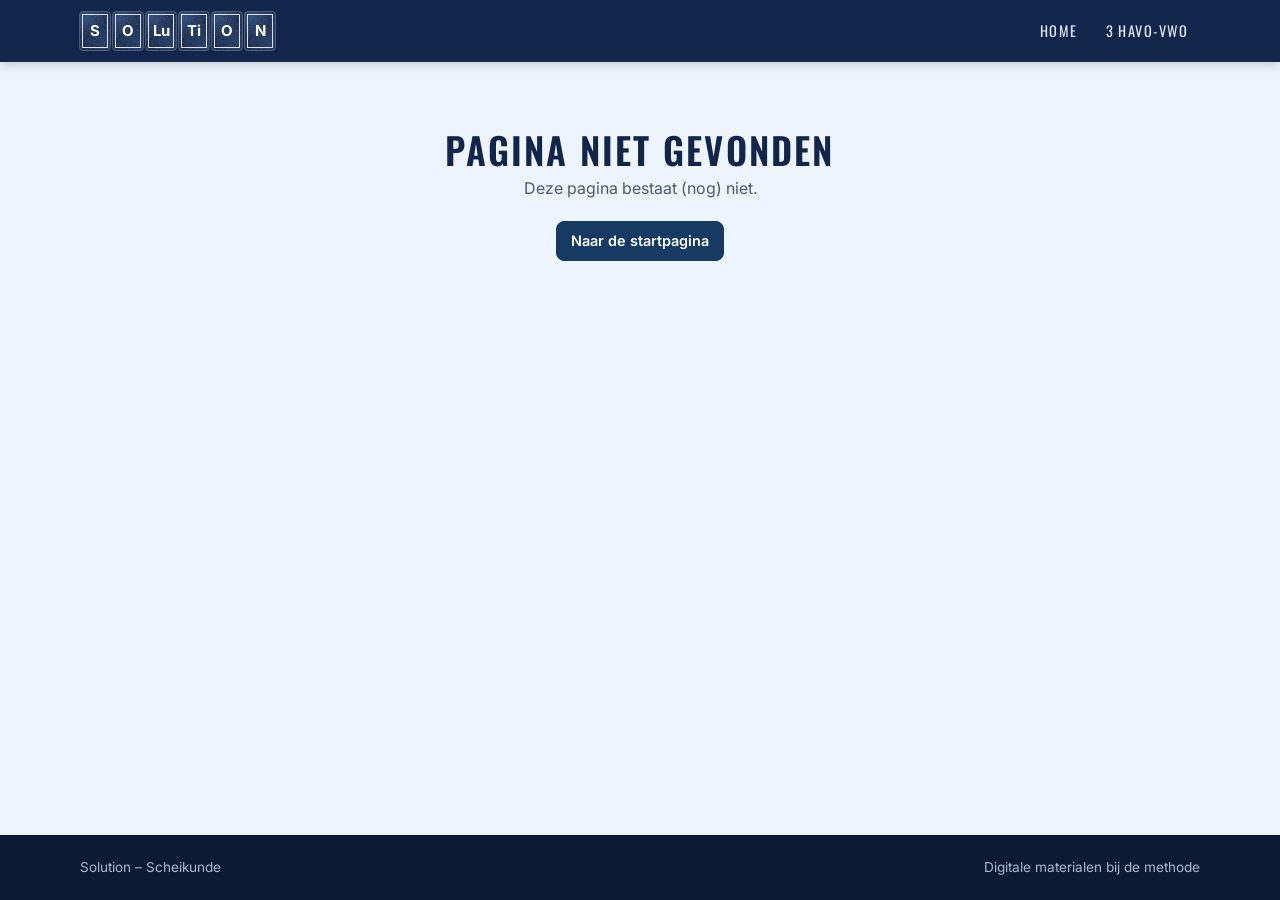
<file: hoofdstuk.html>
<!doctype html>
<html lang="nl">
<head>
  <meta charset="utf-8">
  <meta name="viewport" content="width=device-width, initial-scale=1">
  <title>Solution – Scheikunde</title>
  <meta name="description" content="Digitale materialen bij de scheikundemethode Solution.">
  <link rel="icon" href="assets/img/favicon.svg" type="image/svg+xml">
  <link rel="preconnect" href="https://fonts.googleapis.com">
  <link rel="preconnect" href="https://fonts.gstatic.com" crossorigin>
  <link href="https://fonts.googleapis.com/css2?family=Inter:wght@400;500;600;700&family=Oswald:wght@500;600&display=swap" rel="stylesheet">
  <link rel="stylesheet" href="assets/css/style.css">
</head>
<body data-page="hoofdstuk">
  <div id="header"></div>
  <main id="inhoud"></main>
  <div id="footer"></div>
  <script src="assets/js/data.js"></script>
  <script src="assets/js/app.js"></script>
</body>
</html>
</file>
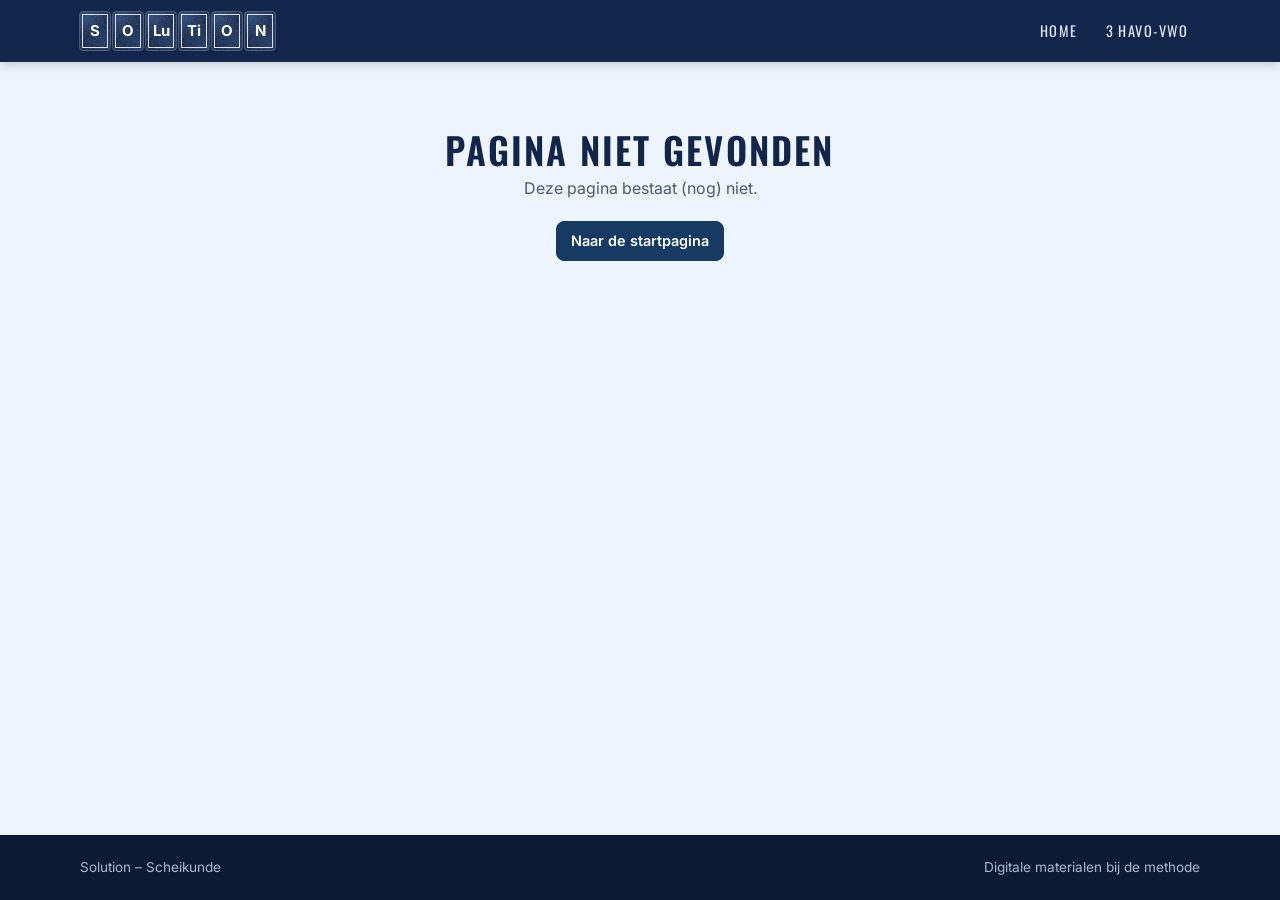
<file: leerjaar.html>
<!doctype html>
<html lang="nl">
<head>
  <meta charset="utf-8">
  <meta name="viewport" content="width=device-width, initial-scale=1">
  <title>Solution – Scheikunde</title>
  <meta name="description" content="Digitale materialen bij de scheikundemethode Solution.">
  <link rel="icon" href="assets/img/favicon.svg" type="image/svg+xml">
  <link rel="preconnect" href="https://fonts.googleapis.com">
  <link rel="preconnect" href="https://fonts.gstatic.com" crossorigin>
  <link href="https://fonts.googleapis.com/css2?family=Inter:wght@400;500;600;700&family=Oswald:wght@500;600&display=swap" rel="stylesheet">
  <link rel="stylesheet" href="assets/css/style.css">
</head>
<body data-page="leerjaar">
  <div id="header"></div>
  <main id="inhoud"></main>
  <div id="footer"></div>
  <script src="assets/js/data.js"></script>
  <script src="assets/js/app.js"></script>
</body>
</html>
</file>
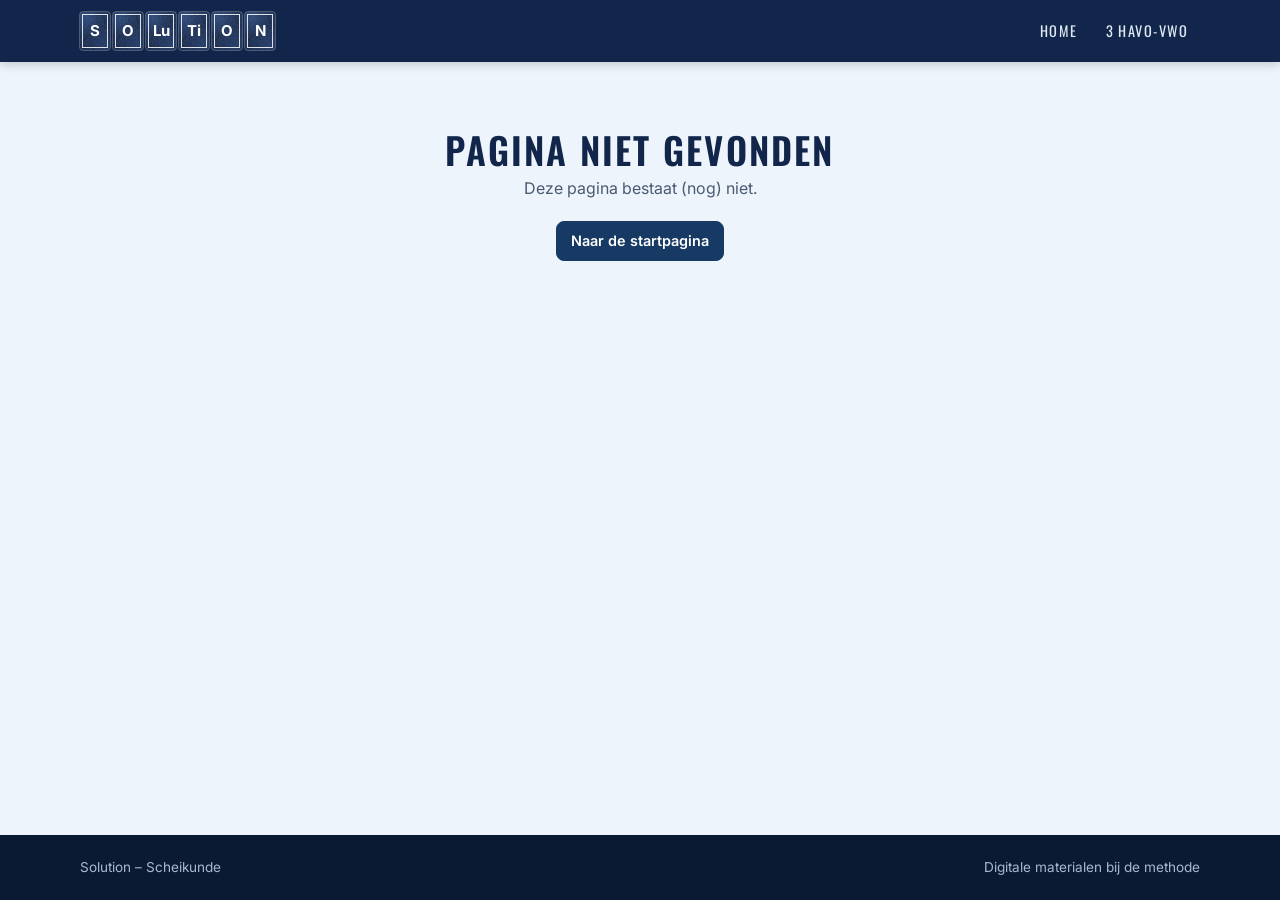
<file: materiaal.html>
<!doctype html>
<html lang="nl">
<head>
  <meta charset="utf-8">
  <meta name="viewport" content="width=device-width, initial-scale=1">
  <title>Solution – Scheikunde</title>
  <meta name="description" content="Digitale materialen bij de scheikundemethode Solution.">
  <link rel="icon" href="assets/img/favicon.svg" type="image/svg+xml">
  <link rel="preconnect" href="https://fonts.googleapis.com">
  <link rel="preconnect" href="https://fonts.gstatic.com" crossorigin>
  <link href="https://fonts.googleapis.com/css2?family=Inter:wght@400;500;600;700&family=Oswald:wght@500;600&display=swap" rel="stylesheet">
  <link rel="stylesheet" href="assets/css/style.css">
</head>
<body data-page="materiaal">
  <div id="header"></div>
  <main id="inhoud"></main>
  <div id="footer"></div>
  <script src="assets/js/data.js"></script>
  <script src="assets/js/app.js"></script>
</body>
</html>
</file>
<file: assets/css/style.css>
/* =====================================================================
   SOLUTION – huisstijl
   ===================================================================== */

:root {
  --navy-900: #0b1a33;
  --navy-800: #11264a;
  --navy-700: #163a63;   /* balk in de inhoudsopgave */
  --navy-500: #2c5687;
  --blauw-100: #dbe8f5;  /* achtergrond inhoudsopgave */
  --blauw-50:  #eef4fb;
  --wit: #ffffff;
  --tekst: #14213a;
  --tekst-zacht: #4a5a72;
  --rand: #c9d8ea;
  --radius: 10px;
  --schaduw: 0 1px 2px rgba(11, 26, 51, .08), 0 6px 18px rgba(11, 26, 51, .08);
  --font: "Inter", "Helvetica Neue", Arial, sans-serif;
  --font-kop: "Oswald", "Arial Narrow", Arial, sans-serif;

  /* textuur van de elementtegels (zoals in het logo) */
  --tegel-bg:
    radial-gradient(circle at 20% 15%, rgba(80, 120, 190, .35), transparent 45%),
    radial-gradient(circle at 80% 85%, rgba(60, 100, 170, .30), transparent 50%),
    url("data:image/svg+xml,%3Csvg xmlns='http://www.w3.org/2000/svg' width='160' height='160'%3E%3Cfilter id='n'%3E%3CfeTurbulence type='fractalNoise' baseFrequency='.9' numOctaves='3' stitchTiles='stitch'/%3E%3CfeColorMatrix values='0 0 0 0 .55 0 0 0 0 .65 0 0 0 0 .9 0 0 0 .22 0'/%3E%3C/filter%3E%3Crect width='100%25' height='100%25' filter='url(%23n)'/%3E%3C/svg%3E"),
    linear-gradient(160deg, #13284d, #0c1c39);
}

* { box-sizing: border-box; }

html { scroll-behavior: smooth; }

body {
  margin: 0;
  font-family: var(--font);
  color: var(--tekst);
  background: var(--blauw-50);
  line-height: 1.55;
  -webkit-font-smoothing: antialiased;
  min-height: 100vh;
  display: flex;
  flex-direction: column;
}

main { flex: 1; }

a { color: var(--navy-500); }

img { max-width: 100%; }

.container {
  width: 100%;
  max-width: 1160px;
  margin: 0 auto;
  padding: 0 20px;
}

.visueel-verborgen {
  position: absolute; width: 1px; height: 1px; overflow: hidden;
  clip: rect(0 0 0 0); white-space: nowrap;
}

/* ---------- Elementtegel (basis voor logo en hoofdstukken) ---------- */

.tegel {
  position: relative;
  background: var(--tegel-bg);
  color: var(--wit);
  border-radius: 3px;
  box-shadow: 0 2px 6px rgba(0, 0, 0, .25);
}
.tegel::after {          /* dunne witte binnenrand */
  content: "";
  position: absolute;
  inset: 5px;
  border: 1.5px solid rgba(255, 255, 255, .85);
  pointer-events: none;
}

/* ---------- Logo ---------- */

.logo {
  display: flex;
  gap: 1.6%;
  justify-content: center;
  width: 100%;
}
.logo .tegel {
  flex: 1 1 0;
  aspect-ratio: 150 / 218;
  max-width: 150px;
  display: flex;
  flex-direction: column;
  align-items: center;
  justify-content: center;
  container-type: inline-size;
}
.logo .nr, .logo .naam, .logo .massa { font-weight: 400; }
.logo .nr {
  position: absolute; top: 9%; left: 11%;
  font-size: 14cqw;
}
.logo .sym {
  font-weight: 700;
  font-size: 52cqw;
  line-height: 1;
  margin-top: 6%;
  letter-spacing: -.02em;
  text-shadow: 0 0 1px rgba(255,255,255,.4);
}
.logo .naam  { font-size: 12.5cqw; margin-top: 10%; }
.logo .massa { font-size: 12.5cqw; }

.tagline {
  display: flex;
  align-items: center;
  gap: 18px;
  margin-top: 26px;
  font-family: var(--font-kop);
  font-weight: 500;
  letter-spacing: .22em;
  color: var(--navy-800);
  font-size: clamp(.95rem, 2.4vw, 1.55rem);
  text-transform: uppercase;
  white-space: nowrap;
}
.tagline::before, .tagline::after {
  content: "";
  flex: 1;
  height: 2px;
  background: var(--navy-800);
}
.tagline span::before, .tagline span::after { content: "•"; margin: 0 .55em; }

/* Mini-logo in de kopbalk */
.mini-logo {
  display: flex;
  gap: 3px;
  text-decoration: none;
  align-items: center;
}
.mini-logo .tegel {
  width: 30px; height: 38px;
  display: grid; place-items: center;
  font-weight: 700; font-size: 15px;
  box-shadow: none;
  outline: 1px solid rgba(255,255,255,.25);
}
.mini-logo .tegel::after { inset: 2px; border-width: 1px; }

/* ---------- Kopbalk ---------- */

.site-header {
  background: var(--navy-800);
  color: var(--wit);
  position: sticky;
  top: 0;
  z-index: 20;
  box-shadow: 0 2px 10px rgba(0,0,0,.2);
}
.site-header .container {
  display: flex;
  align-items: center;
  gap: 18px;
  min-height: 62px;
}
.site-header nav { margin-left: auto; display: flex; gap: 4px; flex-wrap: wrap; }
.site-header nav a {
  color: #dfe8f5;
  text-decoration: none;
  font-family: var(--font-kop);
  letter-spacing: .1em;
  text-transform: uppercase;
  font-size: .9rem;
  padding: 6px 12px;
  border-radius: 6px;
}
.site-header nav a:hover, .site-header nav a[aria-current="page"] {
  background: rgba(255,255,255,.12);
  color: var(--wit);
}

/* ---------- Kruimelpad ---------- */

.kruimelpad {
  font-size: .9rem;
  color: var(--tekst-zacht);
  margin: 22px 0 6px;
}
.kruimelpad a { color: var(--tekst-zacht); text-decoration: none; }
.kruimelpad a:hover { color: var(--navy-500); text-decoration: underline; }
.kruimelpad .sep { margin: 0 .45em; opacity: .6; }

/* ---------- Koppen ---------- */

h1, h2, h3 { line-height: 1.2; color: var(--navy-800); }
.paginakop {
  font-family: var(--font-kop);
  text-transform: uppercase;
  letter-spacing: .06em;
  font-weight: 600;
  font-size: clamp(1.6rem, 4vw, 2.3rem);
  margin: 6px 0 4px;
}
.intro { color: var(--tekst-zacht); max-width: 70ch; margin-top: 0; }

/* Navy balk zoals in de inhoudsopgave */
.balk {
  display: flex;
  align-items: center;
  gap: 14px;
  background: var(--navy-700);
  color: var(--wit);
  font-weight: 700;
  text-transform: uppercase;
  letter-spacing: .02em;
  padding: 8px 14px;
  font-size: 1rem;
  margin: 0;
}
.balk .num { min-width: 7.5em; }
.balk .pag { margin-left: auto; font-weight: 700; }

/* ---------- Home ---------- */

.hero {
  background: var(--wit);
  padding: clamp(36px, 7vw, 80px) 0 clamp(30px, 5vw, 56px);
  border-bottom: 1px solid var(--rand);
}
.hero .logo { max-width: 960px; margin: 0 auto; }
.hero .tagline { max-width: 960px; margin-left: auto; margin-right: auto; }

.sectie { padding: 40px 0 56px; }
.sectie h2 {
  font-family: var(--font-kop);
  text-transform: uppercase;
  letter-spacing: .08em;
  font-weight: 600;
  margin: 0 0 18px;
}

/* leerjaren: gecentreerd onder het logo, net als de kop erboven */
.sectie.jaren-sectie h2 { text-align: center; }
.jaren {
  display: flex;
  flex-wrap: wrap;
  justify-content: center;
  gap: 18px;
  max-width: 960px;
  margin: 0 auto;
}
.jaren .jaar-kaart { flex: 0 1 300px; }
.jaar-kaart {
  display: block;
  text-decoration: none;
  padding: 26px 24px 22px;
  min-height: 150px;
  transition: transform .15s ease, box-shadow .15s ease;
}
.jaar-kaart:hover { transform: translateY(-3px); box-shadow: 0 10px 24px rgba(11,26,51,.3); }
.jaar-kaart .groot {
  font-family: var(--font-kop);
  font-size: 2rem;
  font-weight: 600;
  letter-spacing: .04em;
  text-transform: uppercase;
  display: block;
}
.jaar-kaart .klein { opacity: .85; font-size: .95rem; }
.jaar-kaart.inactief { filter: grayscale(.6) brightness(1.25); opacity: .55; cursor: default; }
.jaar-kaart.inactief:hover { transform: none; box-shadow: 0 2px 6px rgba(0,0,0,.25); }

/* ---------- Leerjaar: hoofdstukoverzicht ---------- */

.hoofdstukken {
  display: grid;
  grid-template-columns: repeat(auto-fill, minmax(320px, 1fr));
  gap: 20px;
  margin: 24px 0 56px;
}
.hs-kaart {
  background: var(--wit);
  border-radius: var(--radius);
  box-shadow: var(--schaduw);
  overflow: hidden;
  display: flex;
  flex-direction: column;
  text-decoration: none;
  color: inherit;
  transition: transform .15s ease, box-shadow .15s ease;
}
.hs-kaart:hover { transform: translateY(-3px); box-shadow: 0 12px 28px rgba(11,26,51,.16); }
.hs-kop {
  display: flex;
  gap: 16px;
  align-items: center;
  padding: 18px;
  border-bottom: 1px solid var(--rand);
}
.hs-tegel {
  flex: 0 0 auto;
  width: 64px; height: 84px;
  display: grid; place-items: center;
  font-weight: 700; font-size: 2rem;
}
.hs-tegel .nr { position: absolute; top: 9px; left: 11px; font-size: .62rem; font-weight: 500; }
.hs-kop .label {
  font-family: var(--font-kop);
  text-transform: uppercase;
  letter-spacing: .12em;
  font-size: .8rem;
  color: var(--tekst-zacht);
}
.hs-kop h2 { margin: 2px 0 0; font-size: 1.2rem; }
.hs-kaart ol {
  list-style: none; margin: 0; padding: 12px 18px 6px;
  flex: 1;
}
.hs-kaart li {
  display: flex; gap: 10px; align-items: baseline;
  padding: 5px 0; font-size: .95rem;
  border-bottom: 1px dashed #e1e9f3;
}
.hs-kaart li:last-child { border-bottom: 0; }
.hs-kaart li .p { color: var(--tekst-zacht); min-width: 2.2em; font-variant-numeric: tabular-nums; }
.hs-voet {
  display: flex; align-items: center; gap: 8px; flex-wrap: wrap;
  padding: 12px 18px 16px;
  font-size: .85rem; color: var(--tekst-zacht);
}
.hs-voet .meer { margin-left: auto; color: var(--navy-500); font-weight: 600; }

/* type-labels */
.chip {
  display: inline-flex; align-items: center; gap: 6px;
  font-size: .78rem; font-weight: 600;
  padding: 3px 9px; border-radius: 99px;
  background: color-mix(in srgb, var(--k) 12%, white);
  color: color-mix(in srgb, var(--k) 85%, black);
  border: 1px solid color-mix(in srgb, var(--k) 30%, white);
}
.chip::before { content: ""; width: 7px; height: 7px; border-radius: 50%; background: var(--k); }

/* ---------- Hoofdstukpagina ---------- */

.hs-banner {
  background: var(--wit);
  border-bottom: 1px solid var(--rand);
  padding: 1px 0 26px;
}
.hs-banner .rij { display: flex; gap: 22px; align-items: center; margin-top: 8px; }
.hs-banner .hs-tegel { width: 82px; height: 108px; font-size: 2.6rem; }
.hs-banner .hs-tegel .nr { font-size: .75rem; top: 11px; left: 13px; }

.hs-layout {
  display: grid;
  grid-template-columns: 260px 1fr;
  gap: 34px;
  padding: 30px 20px 64px;
  align-items: start;
}
/* zijbalk: losse blokken onder elkaar (nu alleen de hoofdstukken) */
.zijbalk {
  position: sticky; top: 86px;
  display: flex; flex-direction: column; gap: 16px;
  font-size: .92rem;
}
.zb-blok {
  background: var(--wit);
  border-radius: var(--radius);
  box-shadow: var(--schaduw);
  overflow: hidden;
}
/* zijbalk: navy kop met alle hoofdstukken; het open hoofdstuk lichtblauw gemarkeerd */
.zijbalk .zb-kop {
  background: var(--navy-700);
  color: var(--wit);
  margin: 0;
  padding: 11px 18px;
  font-size: .8rem;
}
.zijbalk h2 {
  font-family: var(--font-kop); text-transform: uppercase; letter-spacing: .12em;
  font-size: .8rem; color: var(--tekst-zacht); margin: 0 18px 8px; font-weight: 500;
}
.hs-lijst { padding: 8px 0; }
.zijbalk a {
  display: flex; gap: 8px; padding: 7px 18px;
  text-decoration: none; color: var(--tekst-zacht); font-size: .9rem;
  border-left: 4px solid transparent;
}
.zijbalk a:hover { background: var(--blauw-50); border-left-color: var(--navy-500); color: var(--tekst); }
.zijbalk a .n { color: var(--tekst-zacht); min-width: 2em; flex: 0 0 auto; }
.zijbalk a.actief { background: var(--blauw-100); border-left-color: var(--navy-700); color: var(--navy-800); font-weight: 600; }
.zijbalk a.actief .n { color: var(--navy-700); font-weight: 700; }


.materialen {
  display: grid;
  grid-template-columns: repeat(auto-fill, minmax(250px, 1fr));
  gap: 16px;
}
.mat-kaart {
  position: relative;
  background: var(--wit);
  border-radius: 8px;
  box-shadow: 0 1px 3px rgba(11,26,51,.1);
  padding: 14px 16px 14px;
  display: flex; flex-direction: column; gap: 8px;
  color: inherit;
  transition: transform .15s ease, box-shadow .15s ease;
}
.mat-kaart[hidden] { display: none; }
.mat-kaart:hover { transform: translateY(-2px); box-shadow: 0 8px 20px rgba(11,26,51,.14); }
.mat-kaart h3 { margin: 0; font-size: 1.05rem; }
/* de hele kaart is klikbaar via de titel; de onderdelen liggen erboven */
.mat-kaart .hoofdlink { color: inherit; text-decoration: none; }
.mat-kaart .hoofdlink::after { content: ""; position: absolute; inset: 0; border-radius: 8px; }
.mat-kaart .hoofdlink:focus-visible { outline: none; }
.mat-kaart:focus-within { outline: 3px solid var(--navy-500); outline-offset: 2px; }
.mat-kaart > p { margin: 0; font-size: .9rem; color: var(--tekst-zacht); }
.mat-kaart .open { font-size: .85rem; font-weight: 600; color: var(--navy-500); margin-top: auto; }
.hs-materialen { grid-template-columns: 1fr; }
.mat-kaart.breed { grid-column: 1 / -1; }

.mat-labels { display: flex; gap: 6px; flex-wrap: wrap; align-items: center; }
.par-tag {
  font-size: .76rem; font-weight: 600; color: var(--navy-700);
  background: var(--blauw-50); border: 1px solid var(--rand);
  padding: 2px 8px; border-radius: 4px; white-space: nowrap;
}

.onderdelen { background: var(--blauw-50); border-radius: 6px; padding: 10px 12px 4px; }
.onderdelen-kop {
  font-family: var(--font-kop); text-transform: uppercase; letter-spacing: .12em;
  font-size: .75rem; color: var(--tekst-zacht); margin-bottom: 4px;
}
.onderdelen ul { list-style: none; margin: 0; padding: 0; display: grid; grid-template-columns: repeat(auto-fit, minmax(220px, 1fr)); gap: 0 14px; }
.onderdelen li { border-top: 1px solid var(--rand); }
.onderdelen a {
  position: relative; z-index: 1;
  display: flex; flex-direction: column; gap: 3px;
  padding: 8px 4px; text-decoration: none; color: var(--tekst);
  border-radius: 4px;
}
.onderdelen a:hover { background: var(--blauw-100); }
.deel-titel { font-weight: 600; font-size: .92rem; color: var(--navy-700); line-height: 1.6; }
.deel-titel .par-tag, .deel-titel .chip { margin-left: 4px; vertical-align: 1px; }
.deel-tekst { font-size: .85rem; color: var(--tekst-zacht); }

.leeg {
  color: var(--tekst-zacht);
  font-size: .92rem;
  font-style: italic;
  margin: 0;
}

/* ---------- Materiaal-viewer ---------- */

.viewer-kop { display: flex; align-items: flex-start; gap: 16px; flex-wrap: wrap; }
.viewer-kop .tekst { flex: 1 1 400px; }
.viewer-kop h1 { margin: 6px 0 4px; font-size: clamp(1.4rem, 3vw, 1.9rem); }
.knoppen { display: flex; gap: 8px; flex-wrap: wrap; }
.knop {
  display: inline-flex; align-items: center; gap: 6px;
  font: inherit; font-size: .9rem; font-weight: 600; cursor: pointer;
  padding: 8px 14px; border-radius: 8px; text-decoration: none;
  background: var(--navy-700); color: var(--wit); border: 1px solid var(--navy-700);
}
.knop.licht { background: var(--wit); color: var(--navy-700); }
.knop:hover { filter: brightness(1.1); }

.frame-wrap {
  margin: 18px 0 14px;
  background: var(--wit);
  border-radius: var(--radius);
  box-shadow: var(--schaduw);
  overflow: hidden;
  aspect-ratio: 16 / 10;
  max-height: 78vh;
  width: 100%;
}
.frame-wrap iframe { width: 100%; height: 100%; border: 0; display: block; background: var(--wit); }
.frame-wrap.groot { aspect-ratio: auto; height: min(88vh, 940px); max-height: none; }
.frame-wrap:fullscreen { aspect-ratio: auto; max-height: none; border-radius: 0; }
.extern {
  margin: 18px 0; padding: 30px; text-align: center;
  background: var(--wit); border-radius: var(--radius); box-shadow: var(--schaduw);
}
.bron { font-size: .82rem; color: var(--tekst-zacht); }
.buren { display: flex; justify-content: space-between; gap: 12px; margin: 22px 0 56px; flex-wrap: wrap; }
.buren a { text-decoration: none; font-size: .92rem; }

/* ---------- Voet ---------- */

.site-footer {
  background: var(--navy-900);
  color: #a9b8cf;
  font-size: .85rem;
  padding: 22px 0;
}
.site-footer .container { display: flex; gap: 16px; flex-wrap: wrap; justify-content: space-between; }

.fout { padding: 60px 0; text-align: center; }

/* ---------- Responsief ---------- */

@media (max-width: 860px) {
  .hs-layout { grid-template-columns: 1fr; gap: 20px; }
  .zijbalk { position: static; }
  .frame-wrap { aspect-ratio: 3 / 4; max-height: 82vh; }
  .frame-wrap.groot { aspect-ratio: auto; height: 85vh; }
}
@media (max-width: 560px) {
  .site-header .container { flex-wrap: wrap; padding-top: 8px; padding-bottom: 8px; }
  .mini-logo .tegel { width: 24px; height: 31px; font-size: 12px; }
  .hoofdstukken { grid-template-columns: 1fr; }
  .tagline { gap: 8px; letter-spacing: .12em; }
  .tagline span::before, .tagline span::after { margin: 0 .3em; }
  .balk .num { min-width: auto; }
}
</file>
